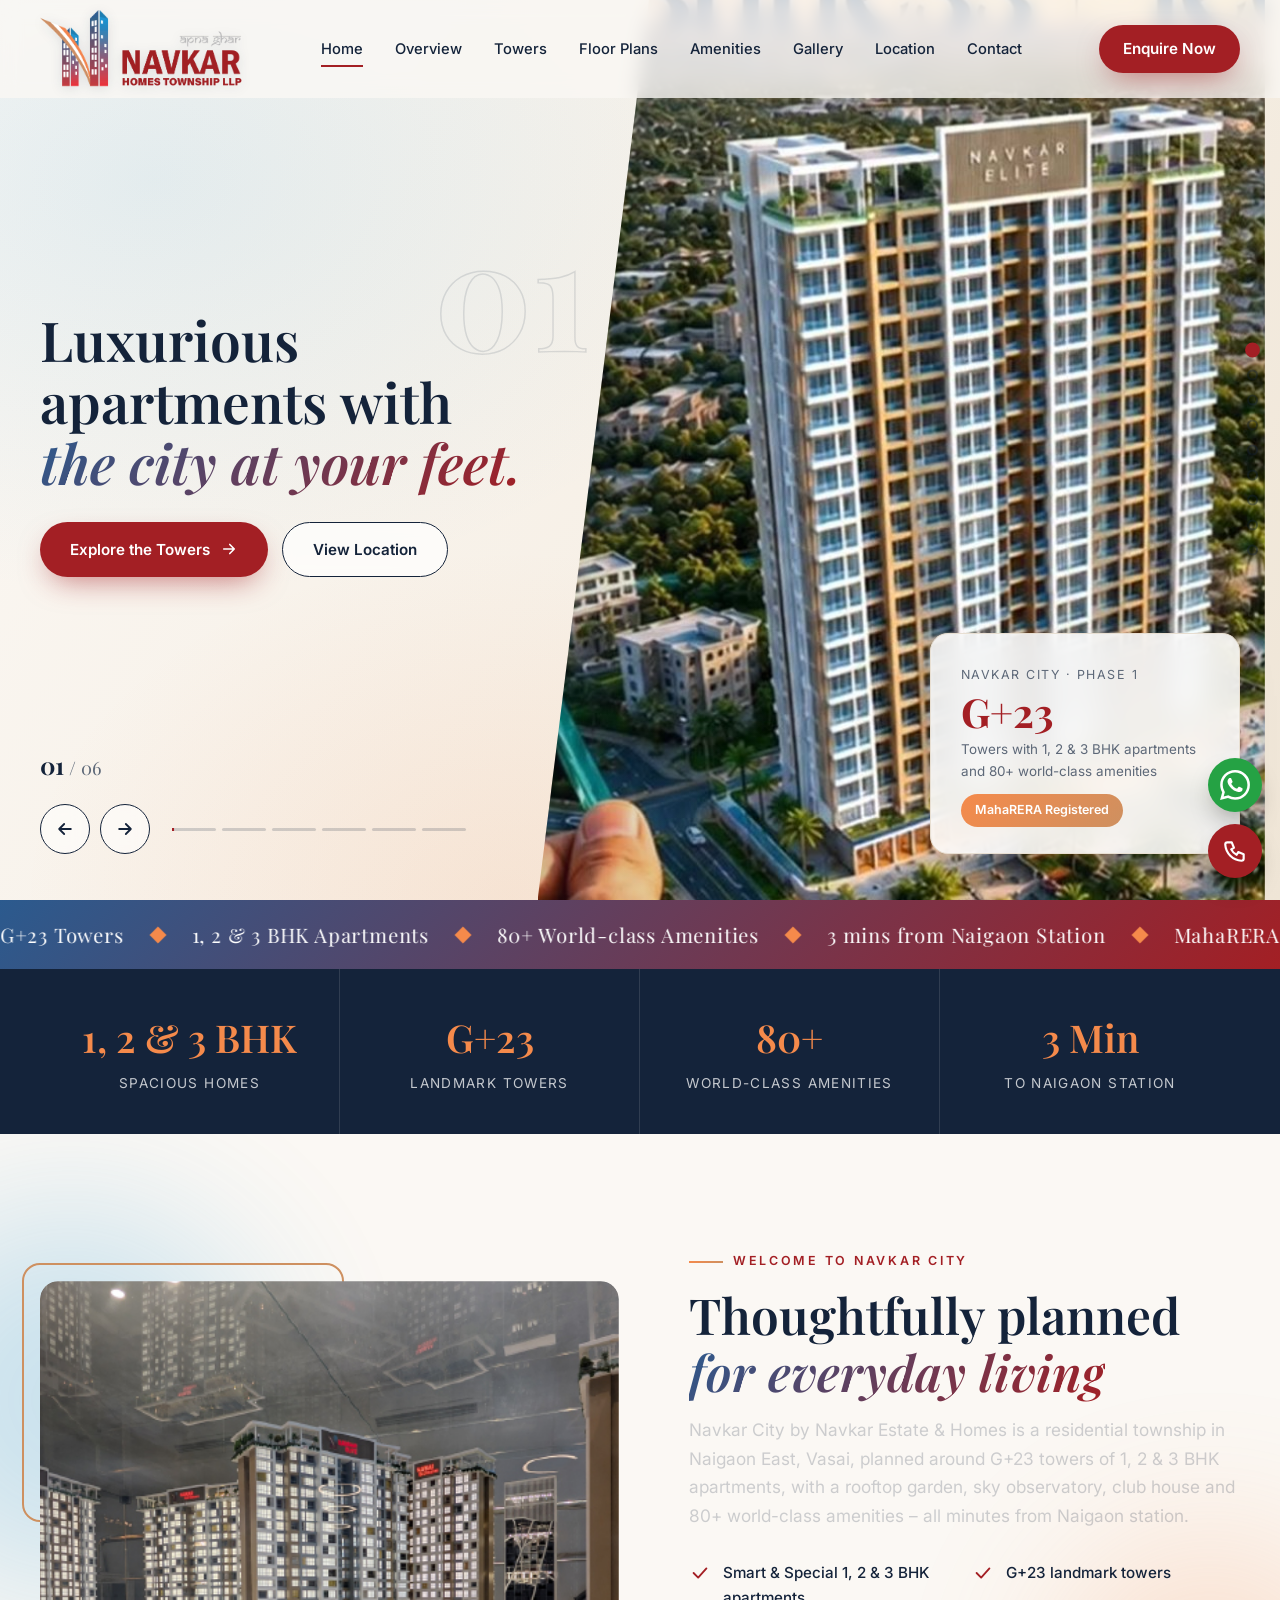
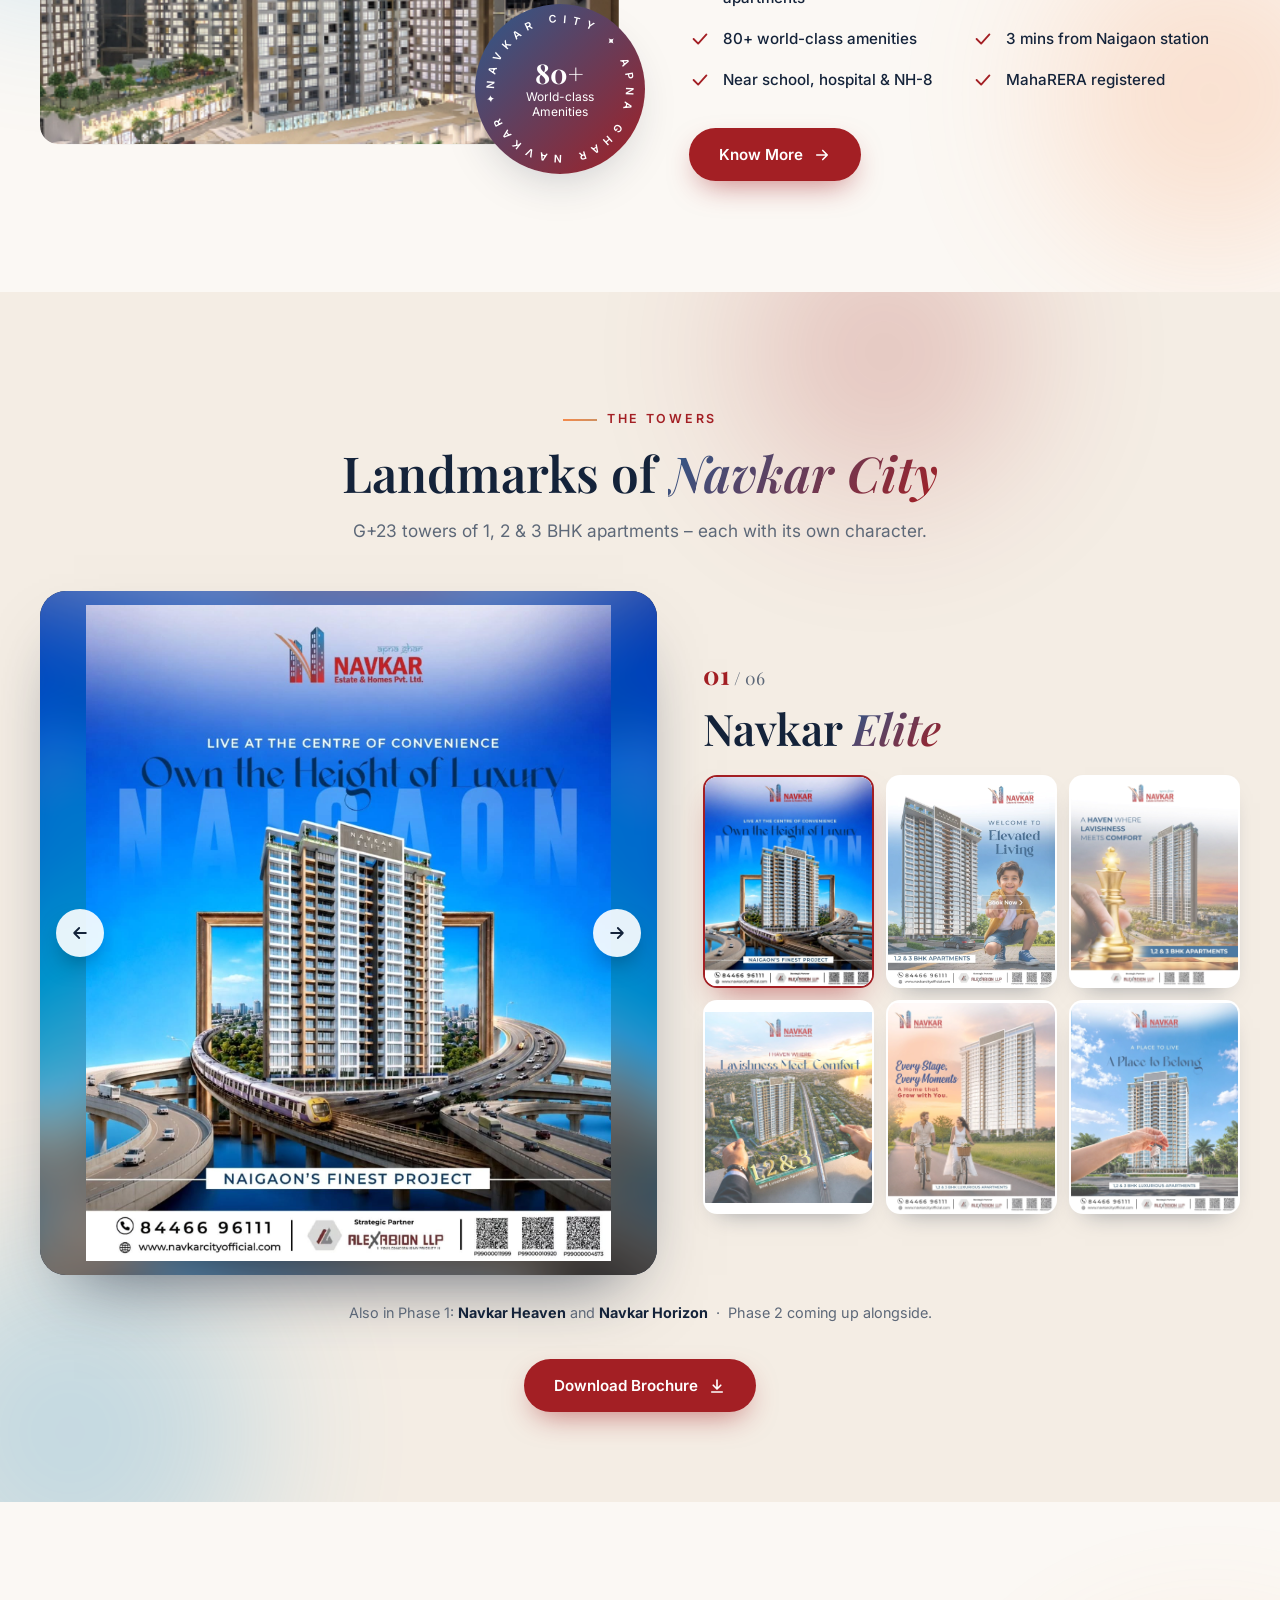
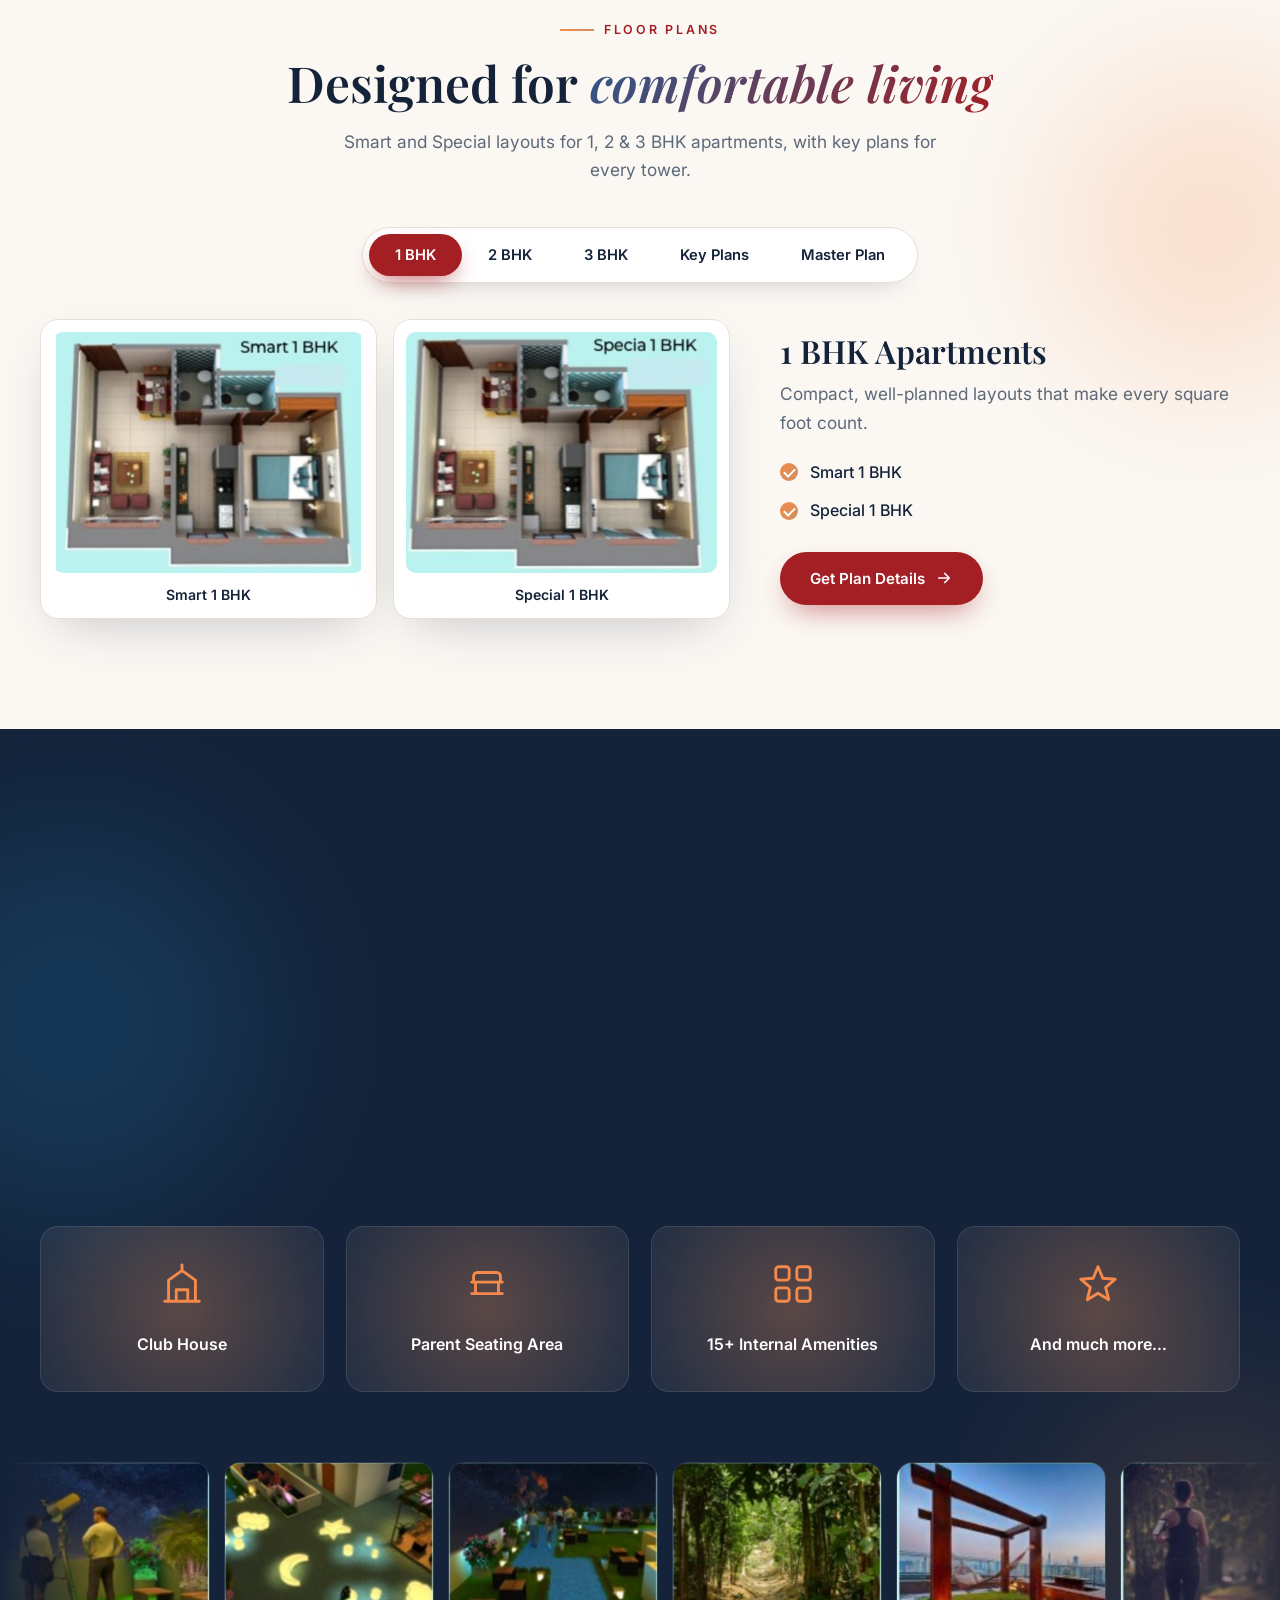
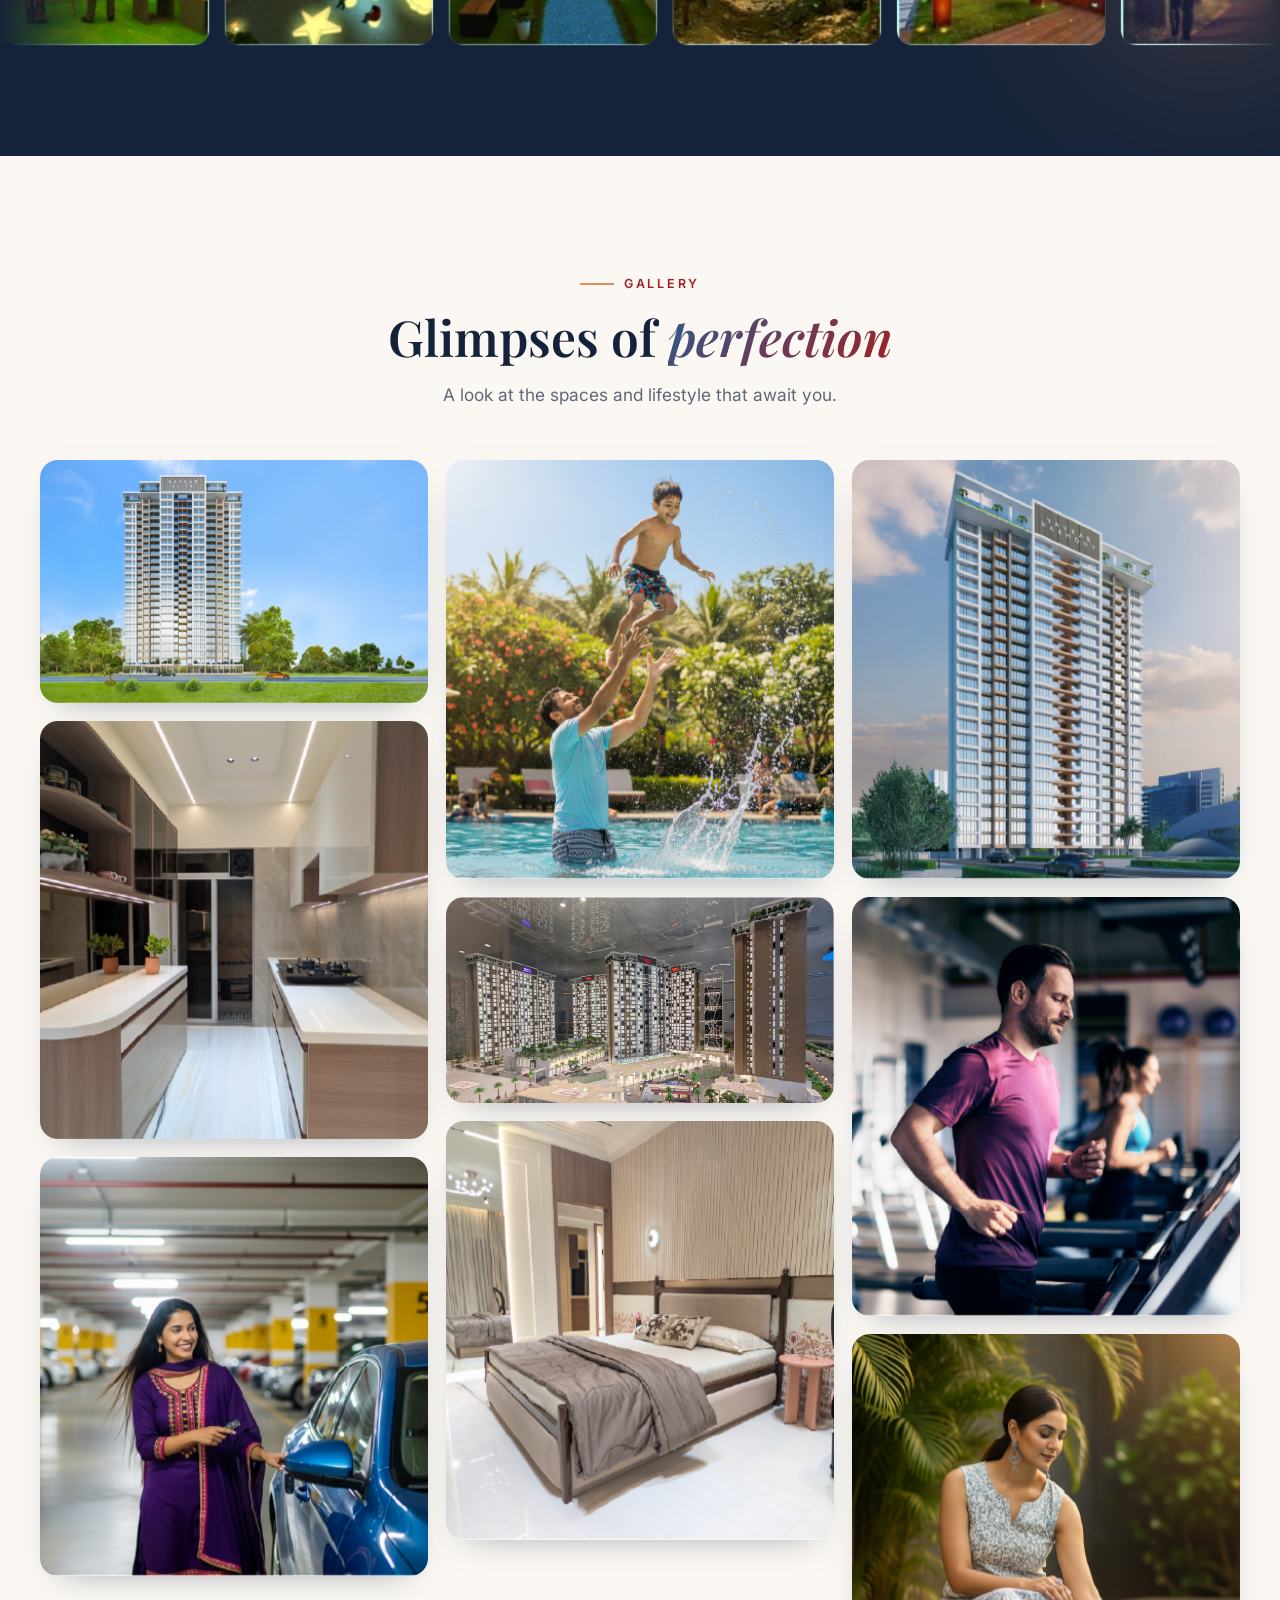
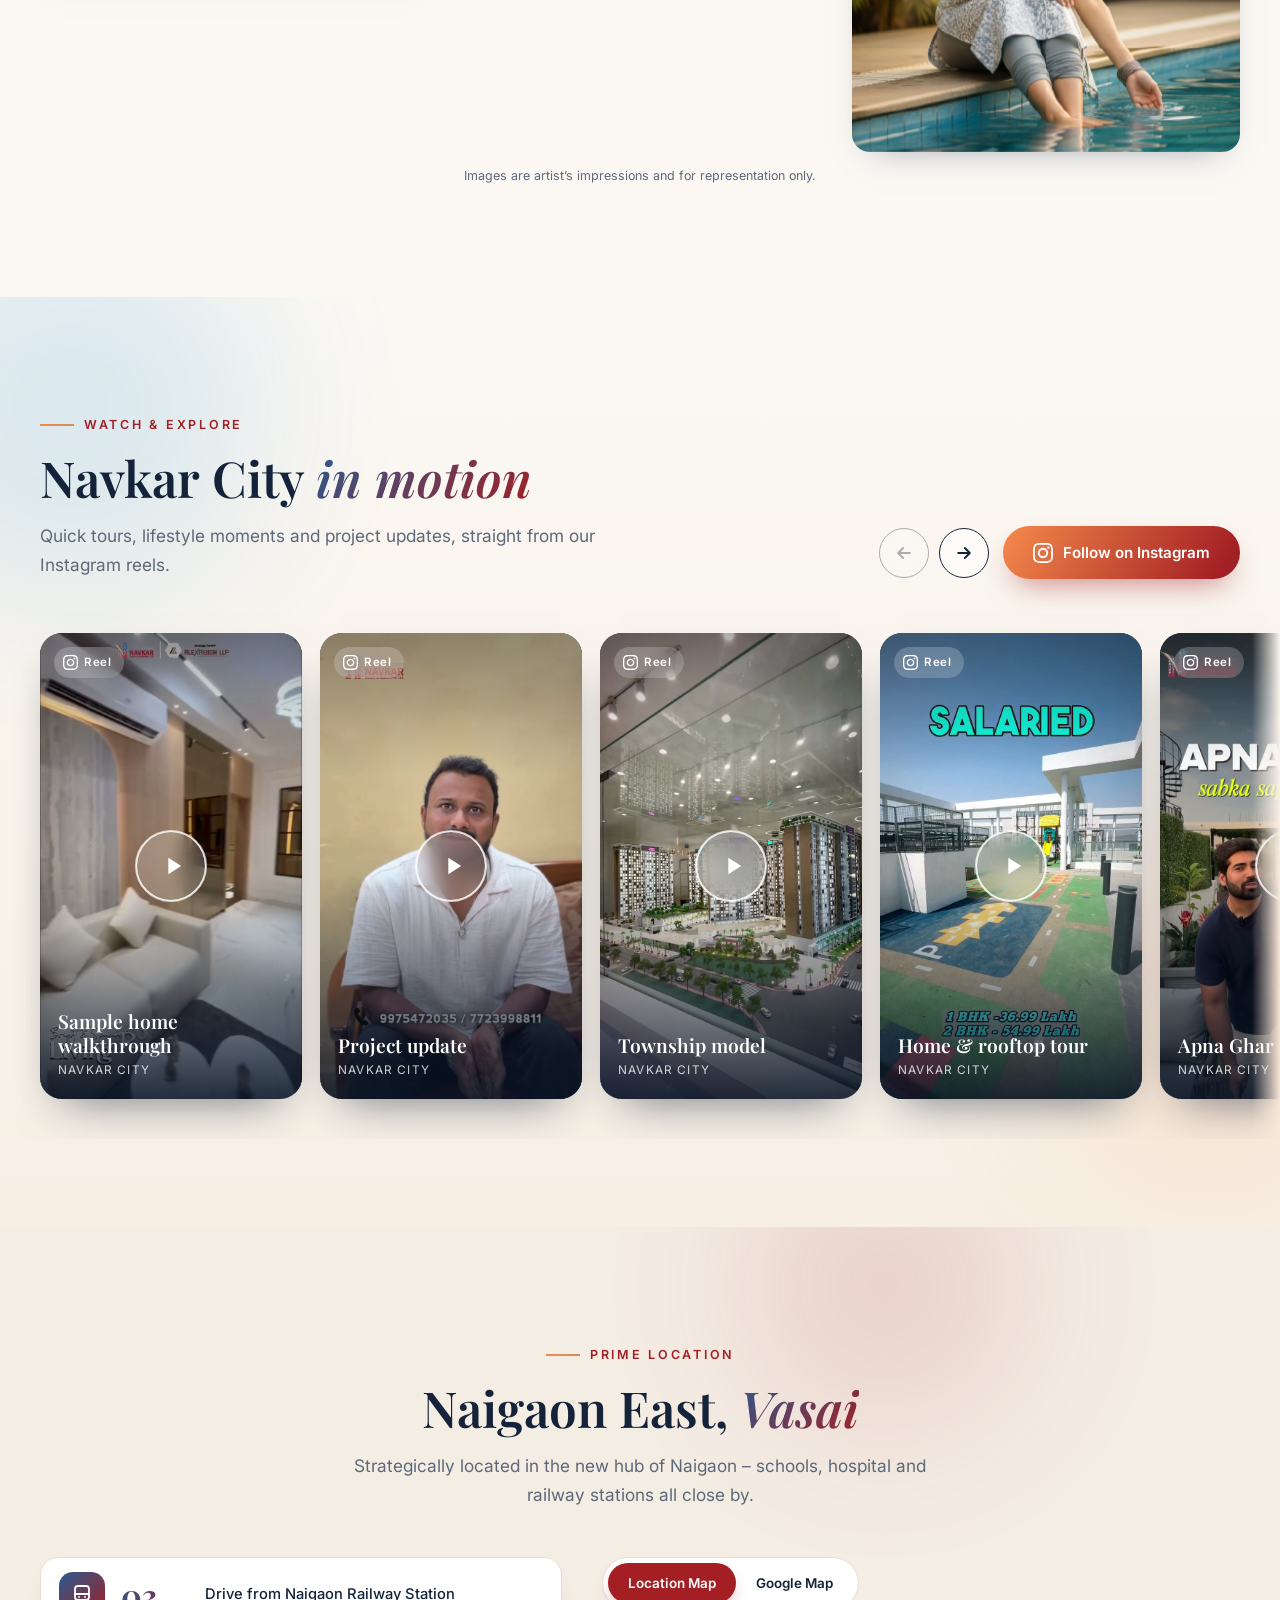
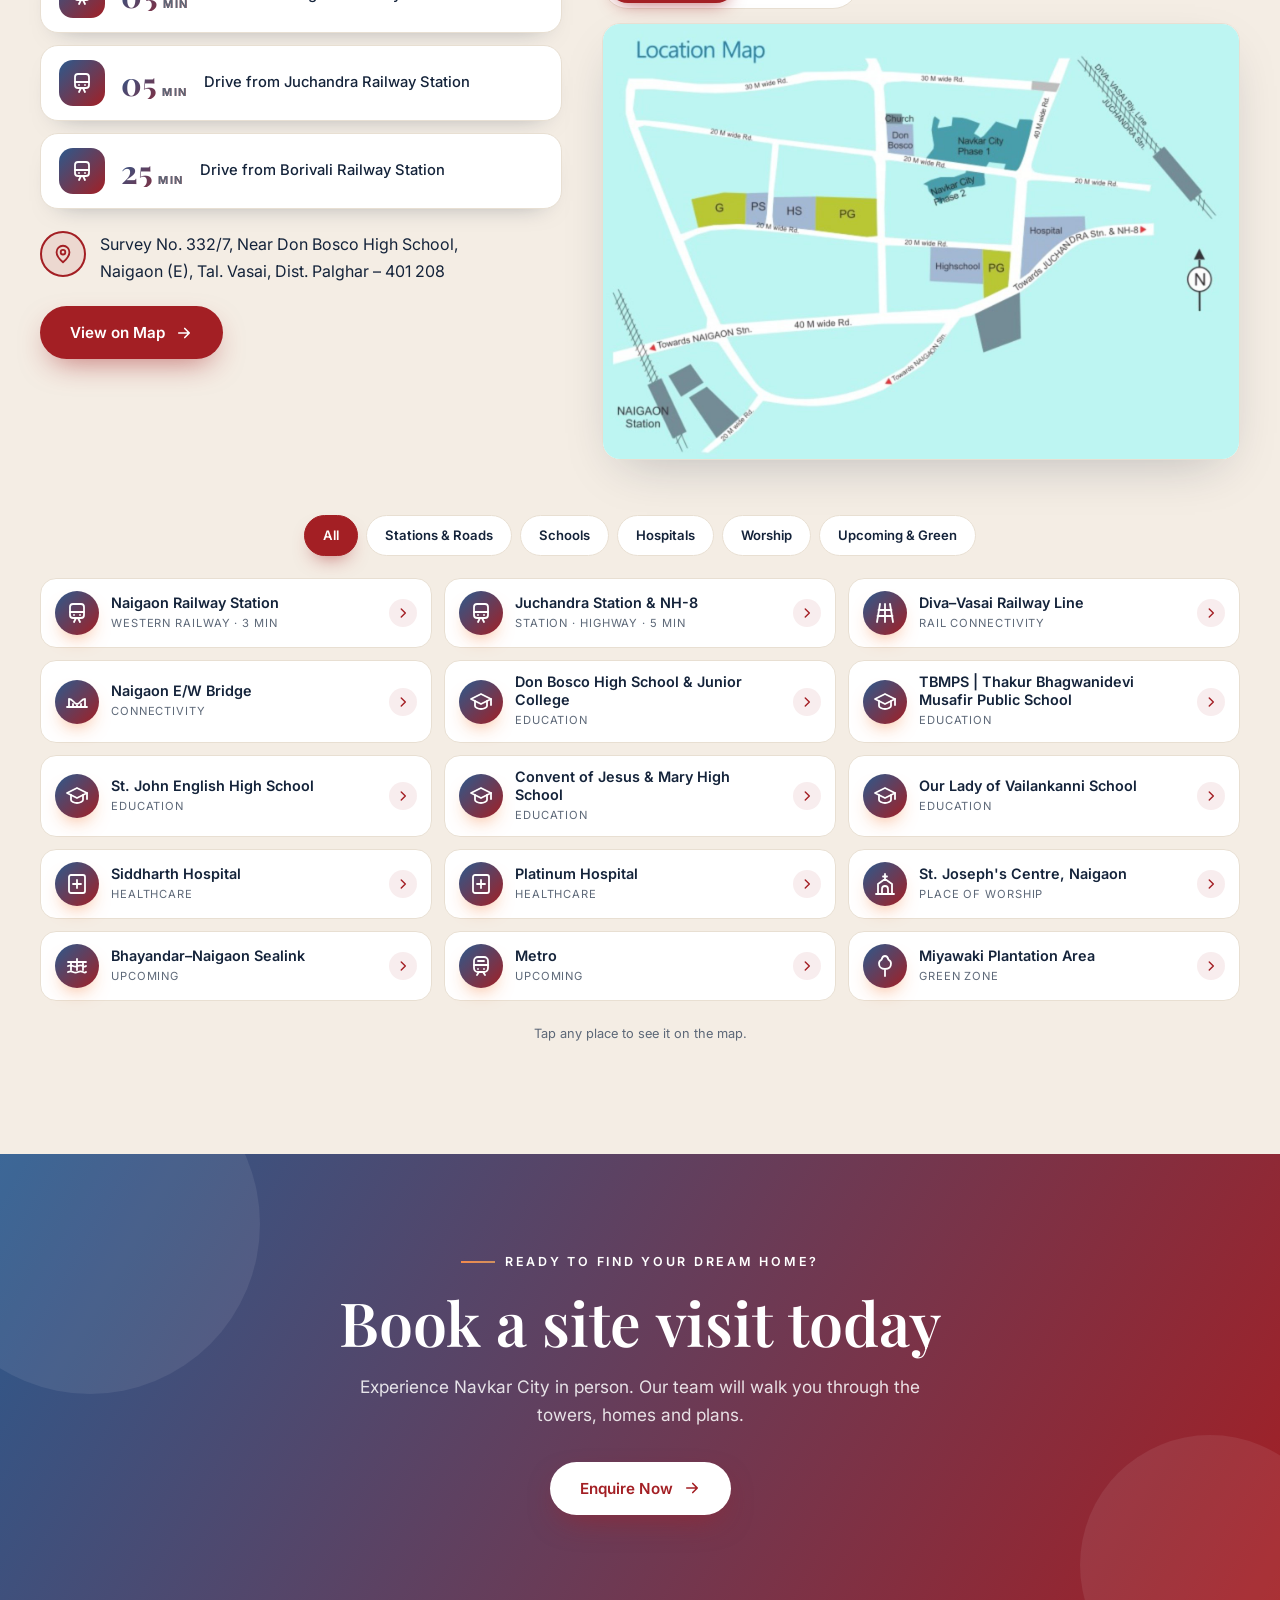
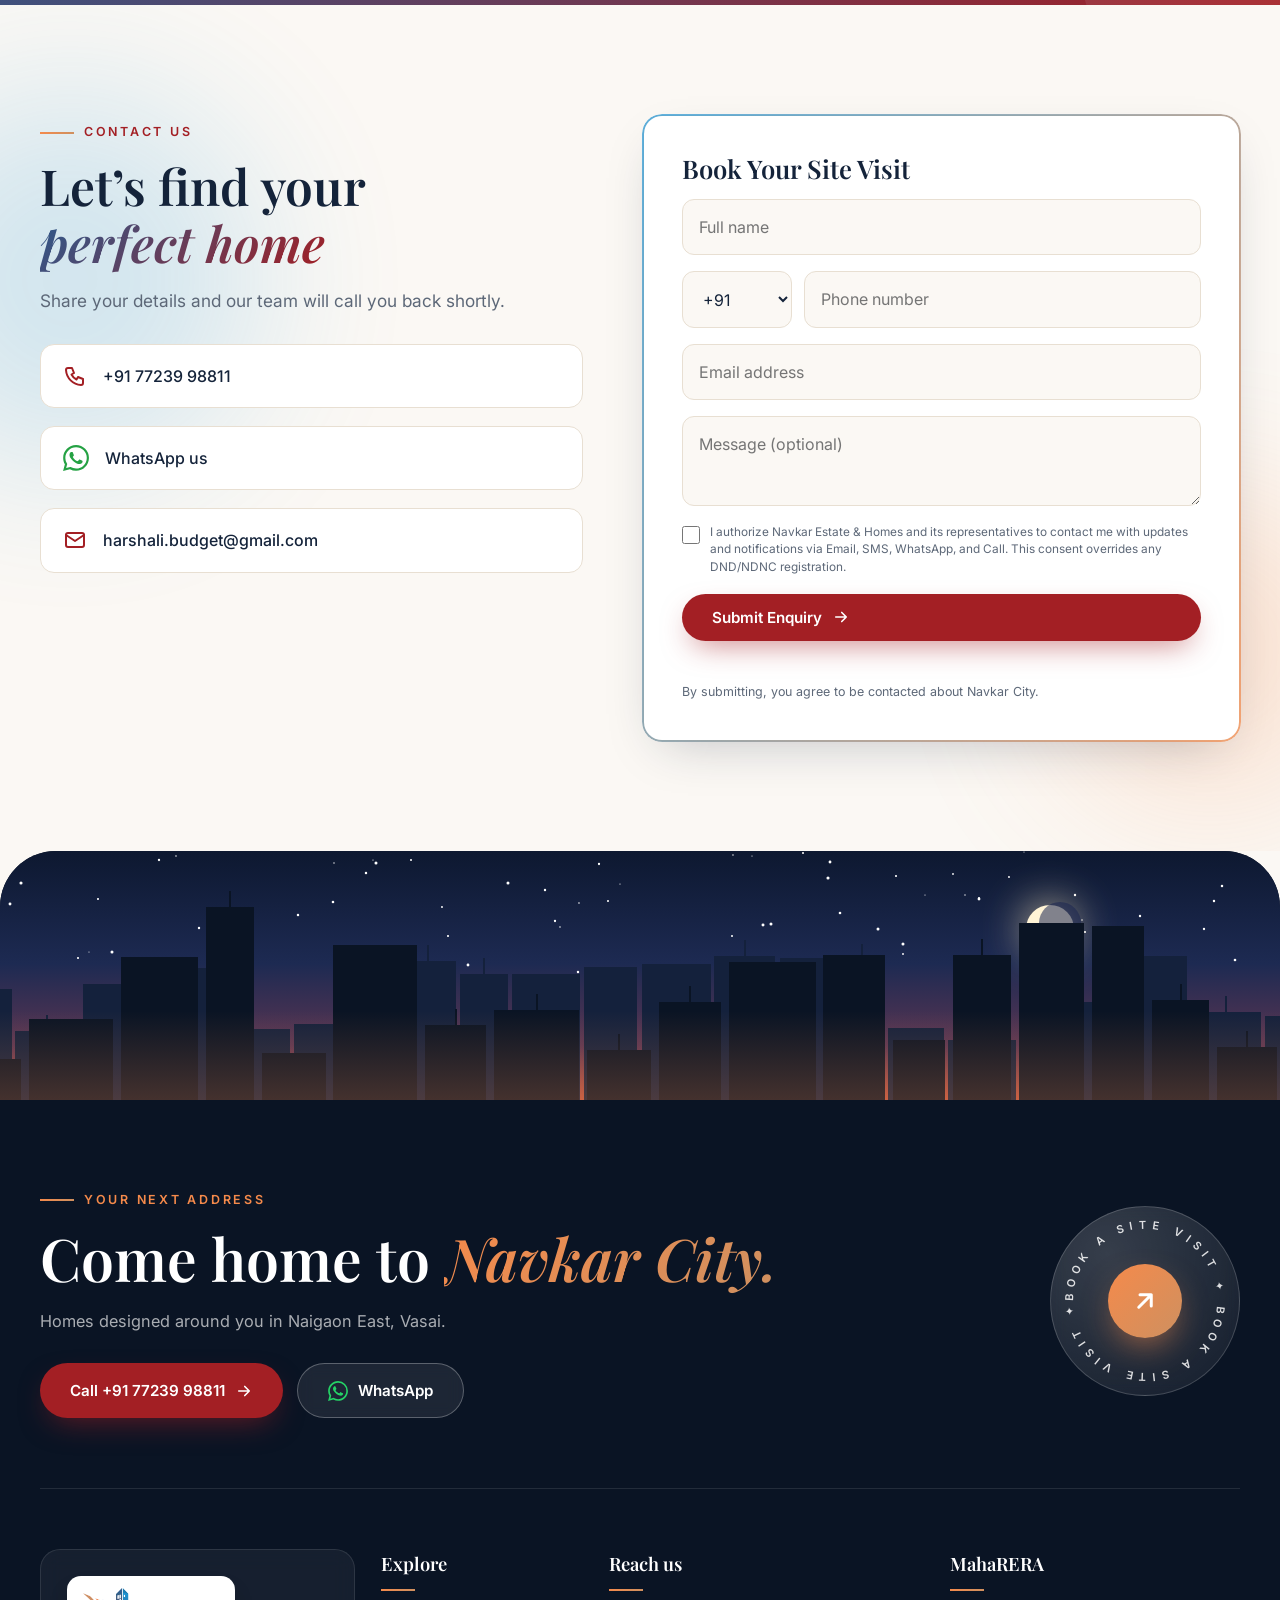
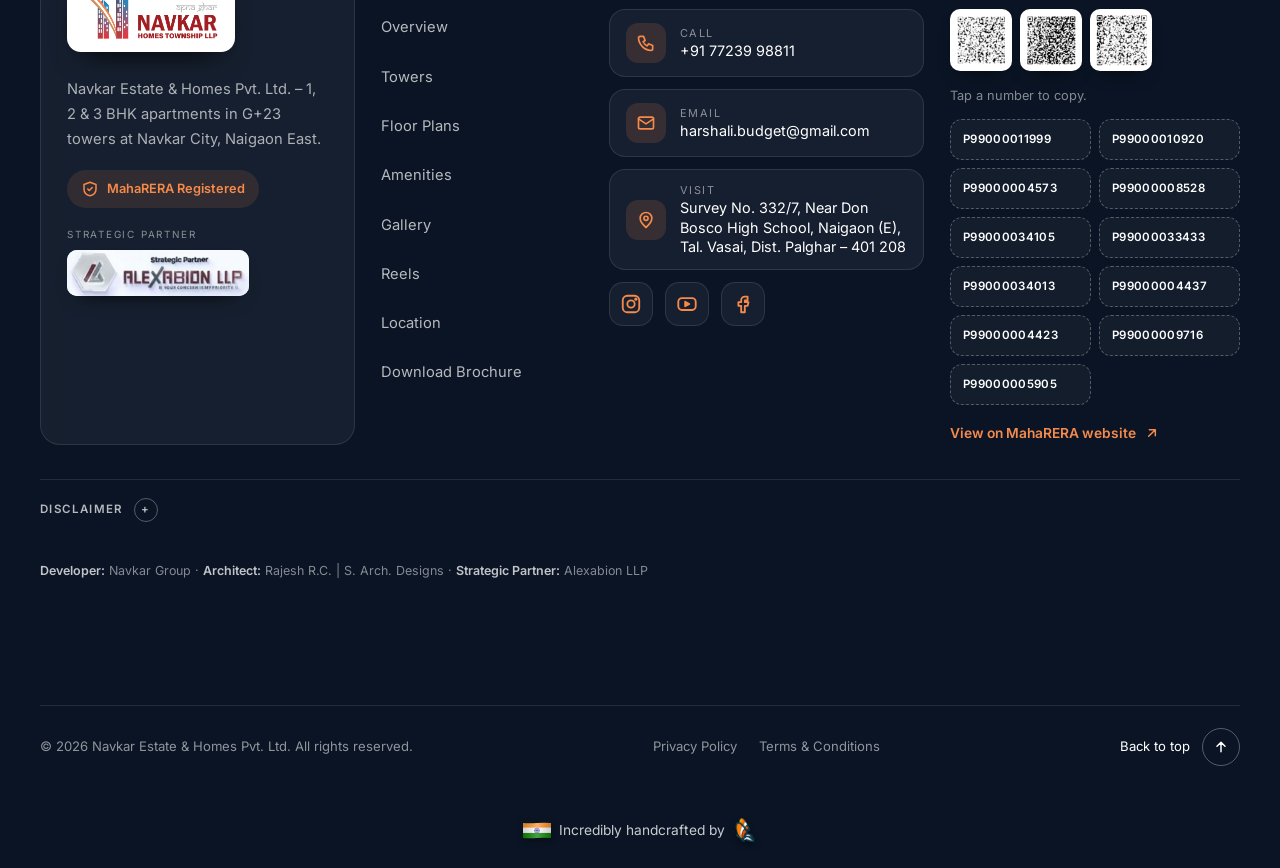
<file: index.html>
<!DOCTYPE html>
<html lang="en">
<head>
<meta charset="UTF-8">
<meta name="viewport" content="width=device-width, initial-scale=1">
<title>Navkar City | 1, 2 &amp; 3 BHK Apartments in Naigaon East, Vasai</title>
<meta name="description" content="Navkar City by Navkar Estate &amp; Homes – G+23 towers with 1, 2 &amp; 3 BHK apartments and 80+ world-class amenities in Naigaon East, Vasai. Just 3 minutes from Naigaon station. MahaRERA registered.">
<meta name="theme-color" content="#fbf8f4">
<meta name="robots" content="index, follow">
<meta property="og:type" content="website">
<meta property="og:site_name" content="Navkar City">
<meta property="og:title" content="Navkar City | 1, 2 &amp; 3 BHK Apartments in Naigaon East, Vasai">
<meta property="og:description" content="G+23 towers, 1, 2 &amp; 3 BHK apartments and 80+ amenities, 3 minutes from Naigaon station. MahaRERA registered.">
<meta property="og:image" content="assets/images/hero/h1.jpg">
<meta name="twitter:card" content="summary_large_image">
<script type="application/ld+json">{"@context":"https://schema.org","@type":"ApartmentComplex","name":"Navkar City","description":"G+23 towers with 1, 2 and 3 BHK apartments and 80+ amenities in Naigaon East, Vasai.","telephone":"+917723998811","address":{"@type":"PostalAddress","streetAddress":"Survey No. 332/7, Near Don Bosco High School, Naigaon (E), Tal. Vasai","addressLocality":"Naigaon East, Vasai","addressRegion":"Dist. Palghar, Maharashtra","postalCode":"401208","addressCountry":"IN"},"brand":{"@type":"Organization","name":"Navkar Estate & Homes"}}</script>
<script src="assets/js/track.js?v=20261011a" async></script>
<link rel="icon" href="assets/logo/logo.png">
<link rel="preconnect" href="https://fonts.googleapis.com">
<link rel="preconnect" href="https://fonts.gstatic.com" crossorigin>
<link href="https://fonts.googleapis.com/css2?family=Inter:wght@400;500;600&amp;family=Playfair+Display:ital,wght@0,500;0,600;0,700;1,500&amp;display=swap" rel="stylesheet">
<link rel="stylesheet" href="assets/css/site.css?v=20261011d">
<link rel="stylesheet" href="assets/css/fx.css?v=20261011d">
<link rel="stylesheet" href="assets/css/footer.css?v=20261019a">
<link rel="stylesheet" href="assets/css/slider.css?v=20261011d">
<link rel="stylesheet" href="assets/css/reels.css?v=20261011e">
<link rel="stylesheet" href="assets/css/brochure.css?v=20261011d">
<link rel="stylesheet" href="assets/css/lead.css?v=20261011r">
<link rel="stylesheet" href="assets/css/places.css?v=20261011d">
</head>
<body>

<div id="pre"><img src="assets/logo/logo.png" alt="Navkar"><div class="bar-w"><i></i></div></div>
<div class="progress"><i></i></div>

<nav class="dots" aria-label="Sections"></nav>

<header>
  <div class="wrap nav">
    <a href="#home" class="logo"><img src="assets/logo/logo.png" alt="Navkar Homes Township LLP"></a>
    <nav class="menu">
      <a href="#home">Home</a>
      <a href="#overview">Overview</a>
      <a href="#towers">Towers</a>
      <a href="#plans">Floor Plans</a>
      <a href="#amenities">Amenities</a>
      <a href="#gallery">Gallery</a>
      <a href="#location">Location</a>
      <a href="#contact">Contact</a>
    </nav>
    <a href="#contact" class="btn btn-primary">Enquire Now</a>
    <button class="burger" aria-label="Menu"><span></span><span></span><span></span></button>
  </div>
</header>

<!-- HERO -->
<section class="hero" id="home" data-dot="Home" aria-roledescription="carousel" aria-label="Navkar City highlights">
  <div class="sl-track">

    <article class="sl" data-label="Aerial view">
      <div class="sl-media"><img src="assets/images/hero/h6.jpg?v=20261011a" alt="Aerial view of the Navkar Elite tower in Naigaon East" style="object-position:50% 40%"></div>
      <div class="wrap sl-copy"><div class="sl-in">
        <span class="sl-no">01</span>
        <h1 class="sl-h">Luxurious apartments with <em>the city at your feet.</em></h1>
        <div class="sl-chips"><span>G+23 Towers</span><span>1, 2 &amp; 3 BHK</span><span>80+ Amenities</span><span>MahaRERA</span></div>
        <div class="sl-cta">
          <a href="#towers" class="btn btn-primary"><span>Explore the Towers</span><svg viewBox="0 0 24 24"><path d="M5 12h14M13 6l6 6-6 6"/></svg></a>
          <a href="#location" class="btn btn-ghost">View Location</a>
        </div>
      </div></div>
    </article>

    <article class="sl" data-label="Tower elevation">
      <div class="sl-media"><img src="assets/images/hero/h1.jpg" alt="Navkar City tower elevation" fetchpriority="high"></div>
      <div class="wrap sl-copy"><div class="sl-in">
        <span class="sl-no">02</span>
        <h2 class="sl-h">A landmark address in <em>Naigaon East.</em></h2>
        <div class="sl-chips"><span>G+23 Towers</span><span>1, 2 &amp; 3 BHK</span><span>80+ Amenities</span><span>MahaRERA</span></div>
        <div class="sl-cta">
          <a href="#contact" class="btn btn-primary"><span>Book a Site Visit</span><svg viewBox="0 0 24 24"><path d="M5 12h14M13 6l6 6-6 6"/></svg></a>
          <a href="#brochure" data-brochure class="btn btn-ghost">Download Brochure</a>
        </div>
      </div></div>
    </article>


    <article class="sl" data-label="Twilight view">
      <div class="sl-media"><img src="assets/images/hero/h2.jpg" alt="Navkar City tower at twilight"></div>
      <div class="wrap sl-copy"><div class="sl-in">
        <span class="sl-no">03</span>
        <h2 class="sl-h">Where everyday living <em>feels premium.</em></h2>
        <div class="sl-chips"><span>G+23 Towers</span><span>1, 2 &amp; 3 BHK</span><span>80+ Amenities</span><span>MahaRERA</span></div>
        <div class="sl-cta">
          <a href="#towers" class="btn btn-primary"><span>Explore the Towers</span><svg viewBox="0 0 24 24"><path d="M5 12h14M13 6l6 6-6 6"/></svg></a>
          <a href="#gallery" class="btn btn-ghost">View Gallery</a>
        </div>
      </div></div>
    </article>

    <article class="sl" data-label="Amenities">
      <div class="sl-media"><img src="assets/images/hero/h3.jpg" alt="Relaxing by the pool"></div>
      <div class="wrap sl-copy"><div class="sl-in">
        <span class="sl-no">04</span>
        <h2 class="sl-h">80+ world-class amenities, <em>right at home.</em></h2>
        <div class="sl-chips"><span>G+23 Towers</span><span>1, 2 &amp; 3 BHK</span><span>80+ Amenities</span><span>MahaRERA</span></div>
        <div class="sl-cta">
          <a href="#amenities" class="btn btn-primary"><span>See Amenities</span><svg viewBox="0 0 24 24"><path d="M5 12h14M13 6l6 6-6 6"/></svg></a>
          <a href="#contact" class="btn btn-ghost">Enquire Now</a>
        </div>
      </div></div>
    </article>

    <article class="sl" data-label="Family living">
      <div class="sl-media"><img src="assets/images/hero/h4.jpg" alt="Couple at home" style="object-position:50% 40%"></div>
      <div class="wrap sl-copy"><div class="sl-in">
        <span class="sl-no">05</span>
        <h2 class="sl-h">Crafted for families, lasting <em>premium for generations.</em></h2>
        <div class="sl-chips"><span>G+23 Towers</span><span>1, 2 &amp; 3 BHK</span><span>80+ Amenities</span><span>MahaRERA</span></div>
        <div class="sl-cta">
          <a href="#plans" class="btn btn-primary"><span>View Floor Plans</span><svg viewBox="0 0 24 24"><path d="M5 12h14M13 6l6 6-6 6"/></svg></a>
          <a href="#brochure" data-brochure class="btn btn-ghost">Download Brochure</a>
        </div>
      </div></div>
    </article>

    <article class="sl" data-label="Grand entrance">
      <div class="sl-media"><img src="assets/images/hero/h5.jpg" alt="Navkar City entrance landmark" style="object-position:50% 60%"></div>
      <div class="wrap sl-copy"><div class="sl-in">
        <span class="sl-no">06</span>
        <h2 class="sl-h">A grand welcome to <em>Navkar City.</em></h2>
        <div class="sl-chips"><span>G+23 Towers</span><span>1, 2 &amp; 3 BHK</span><span>80+ Amenities</span><span>MahaRERA</span></div>
        <div class="sl-cta">
          <a href="#contact" class="btn btn-primary"><span>Book a Site Visit</span><svg viewBox="0 0 24 24"><path d="M5 12h14M13 6l6 6-6 6"/></svg></a>
          <a href="#location" class="btn btn-ghost">View Location</a>
        </div>
      </div></div>
    </article>

  </div>

  <div class="sl-ui">
    <div class="sl-meta"><span class="sl-cnt"></span></div>
    <div class="sl-row">
    <div class="sl-arrows">
      <button type="button" class="sl-arr sl-prev" aria-label="Previous slide"><svg viewBox="0 0 24 24"><path d="M19 12H5M11 6l-6 6 6 6"/></svg></button>
      <button type="button" class="sl-arr sl-next" aria-label="Next slide"><svg viewBox="0 0 24 24"><path d="M5 12h14M13 6l6 6-6 6"/></svg></button>
    </div>
    <div class="sl-bars"></div>
    </div>
  </div>

  <aside class="offer-card" data-tilt="10">
    <small>Navkar City · Phase 1</small>
    <div class="price">G+23</div>
    <p>Towers with 1, 2 &amp; 3 BHK apartments and 80+ world-class amenities</p>
    <span class="tag">MahaRERA Registered</span>
  </aside>
</section>

<!-- RIBBON -->
<div class="marq" aria-hidden="true">
  <div class="marq-t">
    <span>G+23 Towers</span><span>1, 2 &amp; 3 BHK Apartments</span><span>80+ World-class Amenities</span><span>3 mins from Naigaon Station</span><span>MahaRERA Registered</span>
    <span>G+23 Towers</span><span>1, 2 &amp; 3 BHK Apartments</span><span>80+ World-class Amenities</span><span>3 mins from Naigaon Station</span><span>MahaRERA Registered</span>
  </div>
</div>

<!-- STATS -->
<div class="stats">
  <div class="wrap stats-grid">
    <div class="stat rv"><b>1, 2 &amp; 3 BHK</b><span>Spacious Homes</span></div>
    <div class="stat rv d1"><b>G+23</b><span>Landmark Towers</span></div>
    <div class="stat rv d2"><b data-count="80" data-suffix="+">80+</b><span>World-class Amenities</span></div>
    <div class="stat rv d3"><b data-count="3" data-suffix=" Min">3 Min</b><span>To Naigaon Station</span></div>
  </div>
</div>

<!-- OVERVIEW -->
<section id="overview" data-dot="Overview">
  <div class="blob a"></div><div class="blob b"></div>
  <div class="wrap split">
    <div class="img-stack rv l">
      <div class="frame"><img data-par=".08" src="assets/images/g7.jpg" alt="Navkar City township model"></div>
      <div class="badge">
        <svg class="ring" viewBox="0 0 200 200" aria-hidden="true"><defs><path id="circ" d="M100,100 m-78,0 a78,78 0 1,1 156,0 a78,78 0 1,1 -156,0"/></defs><text><textPath href="#circ" textLength="486" lengthAdjust="spacing">Navkar City ✦ Apna Ghar Navkar ✦</textPath></text></svg>
        <div class="bc"><b>80+</b>World-class<br>Amenities</div>
      </div>
    </div>
    <div class="rv r">
      <span class="eyebrow">Welcome to Navkar City</span>
      <h2 data-split>Thoughtfully planned <em>for everyday living</em></h2>
      <p class="lead scrub">Navkar City by Navkar Estate &amp; Homes is a residential township in Naigaon East, Vasai, planned around G+23 towers of 1, 2 &amp; 3 BHK apartments, with a rooftop garden, sky observatory, club house and 80+ world-class amenities – all minutes from Naigaon station.</p>
      <ul class="points">
        <li><svg viewBox="0 0 24 24"><path d="M5 12l5 5 9-10"/></svg>Smart &amp; Special 1, 2 &amp; 3 BHK apartments</li>
        <li><svg viewBox="0 0 24 24"><path d="M5 12l5 5 9-10"/></svg>G+23 landmark towers</li>
        <li><svg viewBox="0 0 24 24"><path d="M5 12l5 5 9-10"/></svg>80+ world-class amenities</li>
        <li><svg viewBox="0 0 24 24"><path d="M5 12l5 5 9-10"/></svg>3 mins from Naigaon station</li>
        <li><svg viewBox="0 0 24 24"><path d="M5 12l5 5 9-10"/></svg>Near school, hospital &amp; NH-8</li>
        <li><svg viewBox="0 0 24 24"><path d="M5 12l5 5 9-10"/></svg>MahaRERA registered</li>
      </ul>
      <a href="#contact" class="btn btn-primary"><span>Know More</span><svg viewBox="0 0 24 24"><path d="M5 12h14M13 6l6 6-6 6"/></svg></a>
    </div>
  </div>
</section>

<!-- TOWERS -->
<section class="towers" id="towers" data-dot="Towers">
  <div class="blob c"></div><div class="blob a" style="top:auto;bottom:-120px"></div>
  <div class="wrap">
    <div class="center rv">
      <span class="eyebrow">The Towers</span>
      <h2 data-split>Landmarks of <em>Navkar City</em></h2>
      <p class="lead">G+23 towers of 1, 2 &amp; 3 BHK apartments – each with its own character.</p>
    </div>
  </div>
  <div class="wrap tw-show rv" id="twShow">
    <div class="tw-stage">
      <div class="tw-bg"></div>
      <img class="tw-img" src="assets/images/towers/p-height.jpg" alt="Navkar Elite">
      <button type="button" class="tw-arr tw-prev2" aria-label="Previous"><svg viewBox="0 0 24 24"><path d="M19 12H5M11 6l-6 6 6 6"/></svg></button>
      <button type="button" class="tw-arr tw-next2" aria-label="Next"><svg viewBox="0 0 24 24"><path d="M5 12h14M13 6l6 6-6 6"/></svg></button>
      <span class="tw-zoomhint"><svg viewBox="0 0 24 24"><circle cx="11" cy="11" r="6"/><path d="M20 20l-4-4M11 8v6M8 11h6"/></svg>Tap to zoom</span>
    </div>
    <div class="tw-side">
      <span class="tw-count"><b>01</b> / 06</span>
      <h3 class="tw-title">Navkar <em>Elite</em></h3>
      <div class="tw-thumbs" role="tablist">
        <button type="button" class="tw-th on" data-src="assets/images/towers/p-height.jpg" data-name="Navkar <em>Elite</em>" data-sub="Own the height of luxury"><img src="assets/images/towers/p-height.jpg" alt="Navkar Elite"></button>
        <button type="button" class="tw-th" data-src="assets/images/towers/p-harmony.jpg" data-name="Navkar <em>Harmony</em>" data-sub="Welcome to elevated living"><img src="assets/images/towers/p-harmony.jpg" alt="Navkar Harmony"></button>
        <button type="button" class="tw-th" data-src="assets/images/towers/p-haven.jpg" data-name="Navkar <em>Elite</em>" data-sub="A haven where lavishness meets comfort"><img src="assets/images/towers/p-haven.jpg" alt="Navkar Elite at sunset"></button>
        <button type="button" class="tw-th" data-src="assets/images/towers/p-aerial.jpg" data-name="Navkar <em>Elite</em>" data-sub="Luxurious 1, 2 &amp; 3 BHK apartments"><img src="assets/images/towers/p-aerial.jpg" alt="Navkar Elite aerial view"></button>
        <button type="button" class="tw-th" data-src="assets/images/towers/p-grows.jpg" data-name="Navkar <em>City</em>" data-sub="A home that grows with you"><img src="assets/images/towers/p-grows.jpg" alt="A home that grows with you"></button>
        <button type="button" class="tw-th" data-src="assets/images/towers/p-belong.jpg" data-name="Navkar <em>City</em>" data-sub="A place to live, a place to belong"><img src="assets/images/towers/p-belong.jpg" alt="A place to belong"></button>
      </div>
    </div>
    <div class="tw-zoomset" hidden>
      <a data-group="towers" data-zoom="assets/images/towers/p-height.jpg" href="assets/images/towers/p-height.jpg">1</a>
      <a data-group="towers" data-zoom="assets/images/towers/p-harmony.jpg" href="assets/images/towers/p-harmony.jpg">2</a>
      <a data-group="towers" data-zoom="assets/images/towers/p-haven.jpg" href="assets/images/towers/p-haven.jpg">3</a>
      <a data-group="towers" data-zoom="assets/images/towers/p-aerial.jpg" href="assets/images/towers/p-aerial.jpg">4</a>
      <a data-group="towers" data-zoom="assets/images/towers/p-grows.jpg" href="assets/images/towers/p-grows.jpg">5</a>
      <a data-group="towers" data-zoom="assets/images/towers/p-belong.jpg" href="assets/images/towers/p-belong.jpg">6</a>
    </div>
  </div>
  <p class="tw-also wrap rv">Also in Phase 1: <b>Navkar Heaven</b> and <b>Navkar Horizon</b> &nbsp;·&nbsp; Phase 2 coming up alongside.</p>
  <div class="wrap center rv" style="margin-top:34px">
    <a href="#brochure" data-brochure class="btn btn-primary"><span>Download Brochure</span><svg viewBox="0 0 24 24"><path d="M12 4v11M7 11l5 5 5-5M5 20h14"/></svg></a>
  </div>
</section>

<!-- FLOOR PLANS -->
<section id="plans" data-dot="Plans">
  <div class="blob b" style="top:20%;bottom:auto"></div>
  <div class="wrap">
    <div class="center rv">
      <span class="eyebrow">Floor Plans</span>
      <h2 data-split>Designed for <em>comfortable living</em></h2>
      <p class="lead">Smart and Special layouts for 1, 2 &amp; 3 BHK apartments, with key plans for every tower.</p>
    </div>
    <div class="tabs rv" style="margin-top:42px;margin-bottom:36px">
      <span class="tab-ind"></span>
      <button class="tab on" data-t="p1">1 BHK</button>
      <button class="tab" data-t="p2">2 BHK</button>
      <button class="tab" data-t="p5">3 BHK</button>
      <button class="tab" data-t="p3">Key Plans</button>
      <button class="tab" data-t="p4">Master Plan</button>
    </div>

    <div class="panel on" id="p1">
      <div class="plan-set s2">
        <a class="plan-img" data-group="plans" data-zoom="assets/images/brochure/plan-smart-1bhk.jpg" href="assets/images/brochure/plan-smart-1bhk.jpg"><img src="assets/images/brochure/plan-smart-1bhk.jpg" alt="Smart 1 BHK plan"><b>Smart 1 BHK</b></a>
        <a class="plan-img" data-group="plans" data-zoom="assets/images/brochure/plan-special-1bhk.jpg" href="assets/images/brochure/plan-special-1bhk.jpg"><img src="assets/images/brochure/plan-special-1bhk.jpg" alt="Special 1 BHK plan"><b>Special 1 BHK</b></a>
      </div>
      <div><h3>1 BHK Apartments</h3><p class="lead">Compact, well-planned layouts that make every square foot count.</p>
        <ul><li>Smart 1 BHK</li><li>Special 1 BHK</li></ul>
        <a href="#contact" class="btn btn-primary"><span>Get Plan Details</span><svg viewBox="0 0 24 24"><path d="M5 12h14M13 6l6 6-6 6"/></svg></a></div>
    </div>
    <div class="panel" id="p2">
      <div class="plan-set s2">
        <a class="plan-img" data-group="plans" data-zoom="assets/images/brochure/plan-smart-2bhk.jpg" href="assets/images/brochure/plan-smart-2bhk.jpg"><img src="assets/images/brochure/plan-smart-2bhk.jpg" alt="Smart 2 BHK plan"><b>Smart 2 BHK</b></a>
        <a class="plan-img" data-group="plans" data-zoom="assets/images/brochure/plan-special-2bhk.jpg" href="assets/images/brochure/plan-special-2bhk.jpg"><img src="assets/images/brochure/plan-special-2bhk.jpg" alt="Special 2 BHK plan"><b>Special 2 BHK</b></a>
      </div>
      <div><h3>2 BHK Apartments</h3><p class="lead">Spacious layouts for growing families, with room to breathe.</p>
        <ul><li>Smart 2 BHK</li><li>Special 2 BHK</li></ul>
        <a href="#contact" class="btn btn-primary"><span>Get Plan Details</span><svg viewBox="0 0 24 24"><path d="M5 12h14M13 6l6 6-6 6"/></svg></a></div>
    </div>
    <div class="panel" id="p5">
      <div class="plan-set s1">
        <a class="plan-img" data-group="plans" data-zoom="assets/images/brochure/plan-smart-3bhk.jpg" href="assets/images/brochure/plan-smart-3bhk.jpg"><img src="assets/images/brochure/plan-smart-3bhk.jpg" alt="Smart 3 BHK plan"><b>Smart 3 BHK</b></a>
      </div>
      <div><h3>3 BHK Apartments</h3><p class="lead">Generous three-bedroom living for larger families, with a spacious living and dining area.</p>
        <ul><li>Smart 3 BHK</li><li>Three bedrooms, living &amp; dining</li></ul>
        <a href="#contact" class="btn btn-primary"><span>Get Plan Details</span><svg viewBox="0 0 24 24"><path d="M5 12h14M13 6l6 6-6 6"/></svg></a></div>
    </div>    <div class="panel" id="p3">
      <div class="plan-set s3">
        <a class="plan-img" data-group="plans" data-zoom="assets/images/brochure/key-majestic.jpg" href="assets/images/brochure/key-majestic.jpg"><img src="assets/images/brochure/key-majestic.jpg" alt="Navkar Majestic key plan"><b>Majestic</b></a>
        <a class="plan-img" data-group="plans" data-zoom="assets/images/brochure/key-blossom.jpg" href="assets/images/brochure/key-blossom.jpg"><img src="assets/images/brochure/key-blossom.jpg" alt="Navkar Blossom key plan"><b>Blossom</b></a>
        <a class="plan-img" data-group="plans" data-zoom="assets/images/brochure/key-harmony.jpg" href="assets/images/brochure/key-harmony.jpg"><img src="assets/images/brochure/key-harmony.jpg" alt="Navkar Harmony key plan"><b>Harmony</b></a>
        <a class="plan-img" data-group="plans" data-zoom="assets/images/brochure/key-elite.jpg" href="assets/images/brochure/key-elite.jpg"><img src="assets/images/brochure/key-elite.jpg" alt="Navkar Elite key plan"><b>Elite</b></a>
        <a class="plan-img" data-group="plans" data-zoom="assets/images/brochure/key-empire-h1.jpg" href="assets/images/brochure/key-empire-h1.jpg"><img src="assets/images/brochure/key-empire-h1.jpg" alt="Navkar Empire H1 key plan"><b>Empire · H1</b></a>
        <a class="plan-img" data-group="plans" data-zoom="assets/images/brochure/key-empire-h2h3.jpg" href="assets/images/brochure/key-empire-h2h3.jpg"><img src="assets/images/brochure/key-empire-h2h3.jpg" alt="Navkar Empire H2 and H3 key plans"><b>Empire · H2 &amp; H3</b></a>
      </div>
      <div><h3>Tower Key Plans</h3><p class="lead">See how homes are arranged on a typical floor of each tower.</p>
        <ul><li>Majestic, Blossom, Harmony, Elite</li><li>Empire – H1, H2 &amp; H3</li></ul>
        <a href="#brochure" data-brochure class="btn btn-primary"><span>Download Brochure</span><svg viewBox="0 0 24 24"><path d="M12 4v11M7 11l5 5 5-5M5 20h14"/></svg></a></div>
    </div>
    <div class="panel" id="p4">
      <div class="plan-set s2 wide">
        <a class="plan-img" data-group="plans" data-zoom="assets/images/brochure/master-plan.jpg" href="assets/images/brochure/master-plan.jpg"><img src="assets/images/brochure/master-plan.jpg" alt="Navkar City master plan, Phase 1 and Phase 2"><b>Master Plan · Phase 1 &amp; 2</b></a>
        <a class="plan-img" data-group="plans" data-zoom="assets/images/brochure/location-map.jpg" href="assets/images/brochure/location-map.jpg"><img src="assets/images/brochure/location-map.jpg" alt="Navkar City location map"><b>Location Map</b></a>
      </div>
      <div><h3>Master Plan</h3><p class="lead">The complete Navkar City layout across Phase 1 and Phase 2 – Empire, Blossom, Elite, Harmony, Heaven, Majestic and Horizon.</p>
        <ul><li>3 min to Naigaon station</li><li>5 min to Juchandra station</li><li>25 min to Borivali station</li></ul>
        <a href="#contact" class="btn btn-primary"><span>Enquire Now</span><svg viewBox="0 0 24 24"><path d="M5 12h14M13 6l6 6-6 6"/></svg></a></div>
    </div>
  </div>
</section>

<!-- AMENITIES -->
<section class="amen" id="amenities" data-dot="Amenities">
  <div class="blob a" style="opacity:.18"></div><div class="blob b" style="opacity:.14"></div>
  <div class="wrap">
    <div class="center rv">
      <span class="eyebrow">The sky’s the limit</span>
      <h2 data-split><em style="background:none;-webkit-text-fill-color:var(--orange);color:var(--orange)">80+</em> world-class amenities</h2>
      <p class="lead">Navkar aims at bringing a luxurious lifestyle to everyday living.</p>
    </div>
    <div class="amen-grid">
      <div class="am rv" data-tilt="12"><svg viewBox="0 0 24 24"><path d="M12 21v-9M12 12c-4 0-6-3-6-7 4 0 6 3 6 7zM12 12c4 0 6-3 6-7-4 0-6 3-6 7z"/></svg><h4>Rooftop Garden</h4></div>
      <div class="am rv d1" data-tilt="12"><svg viewBox="0 0 24 24"><path d="M4 13l11-5 2 4.5-11 5zM15 8l3-1.5M10 17.5l-2 4M12 16.5l2 5"/></svg><h4>Sky Observatory</h4></div>
      <div class="am rv d2" data-tilt="12"><svg viewBox="0 0 24 24"><rect x="3" y="4" width="18" height="12" rx="2"/><path d="M8 20h8M12 16v4M10 8l5 2-5 2z"/></svg><h4>Movie Screening</h4></div>
      <div class="am rv d3" data-tilt="12"><svg viewBox="0 0 24 24"><path d="M6 8v8M3 10v4M18 8v8M21 10v4M6 12h12"/></svg><h4>Outdoor Gym</h4></div>
      <div class="am rv" data-tilt="12"><svg viewBox="0 0 24 24"><path d="M3 21h18M5 21V10l7-5 7 5v11M9 21v-6h6v6M12 5V2"/></svg><h4>Club House</h4></div>
      <div class="am rv d1" data-tilt="12"><svg viewBox="0 0 24 24"><path d="M4 11h16M5 11V8a2 2 0 012-2h10a2 2 0 012 2v3M6 11v6M18 11v6M4 17h16"/></svg><h4>Parent Seating Area</h4></div>
      <div class="am rv d2" data-tilt="12"><svg viewBox="0 0 24 24"><rect x="3" y="3" width="7" height="7" rx="1.5"/><rect x="14" y="3" width="7" height="7" rx="1.5"/><rect x="3" y="14" width="7" height="7" rx="1.5"/><rect x="14" y="14" width="7" height="7" rx="1.5"/></svg><h4>15+ Internal Amenities</h4></div>
      <div class="am rv d3" data-tilt="12"><svg viewBox="0 0 24 24"><path d="M12 3l2.5 6 6.5.5-5 4.3 1.6 6.4L12 16.8 6.4 20.2 8 13.8 3 9.5 9.5 9z"/></svg><h4>And much more…</h4></div>
    </div>
  </div>
  <div class="am-strip" aria-hidden="true">
    <div class="am-strip-t">
      <img src="assets/images/brochure/amenity-01.jpg" alt=""><img src="assets/images/brochure/amenity-02.jpg" alt=""><img src="assets/images/brochure/amenity-03.jpg" alt=""><img src="assets/images/brochure/amenity-04.jpg" alt=""><img src="assets/images/brochure/amenity-05.jpg" alt=""><img src="assets/images/brochure/amenity-06.jpg" alt=""><img src="assets/images/brochure/amenity-07.jpg" alt=""><img src="assets/images/brochure/amenity-08.jpg" alt="">
      <img src="assets/images/brochure/amenity-09.jpg" alt=""><img src="assets/images/brochure/amenity-10.jpg" alt=""><img src="assets/images/brochure/amenity-11.jpg" alt=""><img src="assets/images/brochure/amenity-12.jpg" alt=""><img src="assets/images/brochure/amenity-13.jpg" alt=""><img src="assets/images/brochure/amenity-14.jpg" alt=""><img src="assets/images/brochure/amenity-15.jpg" alt=""><img src="assets/images/brochure/amenity-16.jpg" alt="">
      <img src="assets/images/brochure/amenity-01.jpg" alt=""><img src="assets/images/brochure/amenity-02.jpg" alt=""><img src="assets/images/brochure/amenity-03.jpg" alt=""><img src="assets/images/brochure/amenity-04.jpg" alt=""><img src="assets/images/brochure/amenity-05.jpg" alt=""><img src="assets/images/brochure/amenity-06.jpg" alt=""><img src="assets/images/brochure/amenity-07.jpg" alt=""><img src="assets/images/brochure/amenity-08.jpg" alt="">
      <img src="assets/images/brochure/amenity-09.jpg" alt=""><img src="assets/images/brochure/amenity-10.jpg" alt=""><img src="assets/images/brochure/amenity-11.jpg" alt=""><img src="assets/images/brochure/amenity-12.jpg" alt=""><img src="assets/images/brochure/amenity-13.jpg" alt=""><img src="assets/images/brochure/amenity-14.jpg" alt=""><img src="assets/images/brochure/amenity-15.jpg" alt=""><img src="assets/images/brochure/amenity-16.jpg" alt="">
    </div>
  </div>
</section>

<!-- GALLERY -->
<section id="gallery" data-dot="Gallery">
  <div class="wrap">
    <div class="center rv">
      <span class="eyebrow">Gallery</span>
      <h2 data-split>Glimpses of <em>perfection</em></h2>
      <p class="lead">A look at the spaces and lifestyle that await you.</p>
    </div>
    <div class="gal">
      <a class="rv" data-tilt="5" data-group="gal" data-zoom="assets/images/why-choose.jpg" href="assets/images/why-choose.jpg"><img loading="lazy" src="assets/images/why-choose.jpg" alt="Tower elevation"></a>
      <a class="rv d1" data-tilt="5" data-group="gal" data-zoom="assets/images/g5.jpg" href="assets/images/g5.jpg"><img loading="lazy" src="assets/images/g5.jpg" alt="Bedroom"></a>
      <a class="rv d2" data-tilt="5" data-group="gal" data-zoom="assets/images/g8.jpg" href="assets/images/g8.jpg"><img loading="lazy" src="assets/images/g8.jpg" alt="Living room"></a>
      <a class="rv" data-tilt="5" data-group="gal" data-zoom="assets/images/g4.jpg" href="assets/images/g4.jpg"><img loading="lazy" src="assets/images/g4.jpg" alt="Kitchen"></a>
      <a class="rv d1" data-tilt="5" data-group="gal" data-zoom="assets/images/g7.jpg" href="assets/images/g7.jpg"><img loading="lazy" src="assets/images/g7.jpg" alt="Township model"></a>
      <a class="rv d2" data-tilt="5" data-group="gal" data-zoom="assets/images/g6.jpg" href="assets/images/g6.jpg"><img loading="lazy" src="assets/images/g6.jpg" alt="Parking"></a>
      <a class="rv" data-tilt="5" data-group="gal" data-zoom="assets/images/g1.jpg" href="assets/images/g1.jpg"><img loading="lazy" src="assets/images/g1.jpg" alt="Tower view"></a>
      <a class="rv d1" data-tilt="5" data-group="gal" data-zoom="assets/images/g3.jpg" href="assets/images/g3.jpg"><img loading="lazy" src="assets/images/g3.jpg" alt="Lifestyle"></a>
      <a class="rv d2" data-tilt="5" data-group="gal" data-zoom="assets/images/g2.jpg" href="assets/images/g2.jpg"><img loading="lazy" src="assets/images/g2.jpg" alt="Lifestyle"></a>
    </div>
    <p class="note-ai">Images are artist’s impressions and for representation only.</p>
  </div>
</section>

<!-- REELS -->
<section class="reels" id="reels" data-dot="Reels" data-ig="https://www.instagram.com/navkar_city_/">
  <div class="blob a" style="opacity:.14;top:-80px"></div><div class="blob b" style="opacity:.14"></div>
  <div class="wrap rl-head">
    <div class="rv l">
      <span class="eyebrow">Watch &amp; Explore</span>
      <h2 data-split>Navkar City <em>in motion</em></h2>
      <p class="lead">Quick tours, lifestyle moments and project updates, straight from our Instagram reels.</p>
    </div>
    <div class="rl-tools rv r">
      <div class="rl-nav">
        <button type="button" class="sl-arr rl-prev" aria-label="Previous reels"><svg viewBox="0 0 24 24"><path d="M19 12H5M11 6l-6 6 6 6"/></svg></button>
        <button type="button" class="sl-arr rl-next" aria-label="Next reels"><svg viewBox="0 0 24 24"><path d="M5 12h14M13 6l6 6-6 6"/></svg></button>
      </div>
      <a href="https://www.instagram.com/navkar_city_/" data-ig-link target="_blank" rel="noopener" class="btn btn-ig"><svg class="ig" viewBox="0 0 24 24"><path d="M12 2.163c3.204 0 3.584.012 4.85.07 3.252.148 4.771 1.691 4.919 4.919.058 1.265.069 1.645.069 4.849 0 3.205-.012 3.584-.069 4.849-.149 3.225-1.664 4.771-4.919 4.919-1.266.058-1.644.07-4.85.07-3.204 0-3.584-.012-4.849-.07-3.26-.149-4.771-1.699-4.919-4.92-.058-1.265-.07-1.644-.07-4.849 0-3.204.013-3.583.07-4.849.149-3.227 1.664-4.771 4.919-4.919 1.266-.057 1.645-.069 4.849-.069zm0-2.163c-3.259 0-3.667.014-4.947.072-4.358.2-6.78 2.618-6.98 6.98-.059 1.281-.073 1.689-.073 4.948 0 3.259.014 3.668.072 4.948.2 4.358 2.618 6.78 6.98 6.98 1.281.058 1.689.072 4.948.072 3.259 0 3.668-.014 4.948-.072 4.354-.2 6.782-2.618 6.979-6.98.059-1.28.073-1.689.073-4.948 0-3.259-.014-3.667-.072-4.947-.196-4.354-2.617-6.78-6.979-6.98-1.281-.059-1.69-.073-4.949-.073zm0 5.838c-3.403 0-6.162 2.759-6.162 6.162s2.759 6.163 6.162 6.163 6.162-2.759 6.162-6.163c0-3.403-2.759-6.162-6.162-6.162zm0 10.162c-2.209 0-4-1.79-4-4 0-2.209 1.791-4 4-4s4 1.791 4 4c0 2.21-1.791 4-4 4zm6.406-11.845c-.796 0-1.441.645-1.441 1.44s.645 1.44 1.441 1.44c.795 0 1.439-.645 1.439-1.44s-.644-1.44-1.439-1.44z"/></svg><span>Follow on Instagram</span></a>
    </div>
  </div>

  <div class="rl-track">
    <!-- To play a reel inside the site: put its link in data-reel="https://www.instagram.com/reel/XXXX/" or a video file in data-video="assets/reels/1.mp4". With neither, the card opens the Instagram profile. -->
    <a class="rl-card rl-vid rv" data-ig-link data-reel="" data-video="assets/reels/reel-1.mp4" href="https://www.instagram.com/navkar_city_/" target="_blank" rel="noopener">
      <video src="assets/reels/reel-1.mp4" poster="assets/reels/reel-1.jpg" muted loop playsinline preload="metadata" aria-label="Sample home walkthrough"></video>
      <span class="rl-ig"><svg viewBox="0 0 24 24"><path d="M12 2.163c3.204 0 3.584.012 4.85.07 3.252.148 4.771 1.691 4.919 4.919.058 1.265.069 1.645.069 4.849 0 3.205-.012 3.584-.069 4.849-.149 3.225-1.664 4.771-4.919 4.919-1.266.058-1.644.07-4.85.07-3.204 0-3.584-.012-4.849-.07-3.26-.149-4.771-1.699-4.919-4.92-.058-1.265-.07-1.644-.07-4.849 0-3.204.013-3.583.07-4.849.149-3.227 1.664-4.771 4.919-4.919 1.266-.057 1.645-.069 4.849-.069zm0-2.163c-3.259 0-3.667.014-4.947.072-4.358.2-6.78 2.618-6.98 6.98-.059 1.281-.073 1.689-.073 4.948 0 3.259.014 3.668.072 4.948.2 4.358 2.618 6.78 6.98 6.98 1.281.058 1.689.072 4.948.072 3.259 0 3.668-.014 4.948-.072 4.354-.2 6.782-2.618 6.979-6.98.059-1.28.073-1.689.073-4.948 0-3.259-.014-3.667-.072-4.947-.196-4.354-2.617-6.78-6.979-6.98-1.281-.059-1.69-.073-4.949-.073zm0 5.838c-3.403 0-6.162 2.759-6.162 6.162s2.759 6.163 6.162 6.163 6.162-2.759 6.162-6.163c0-3.403-2.759-6.162-6.162-6.162zm0 10.162c-2.209 0-4-1.79-4-4 0-2.209 1.791-4 4-4s4 1.791 4 4c0 2.21-1.791 4-4 4zm6.406-11.845c-.796 0-1.441.645-1.441 1.44s.645 1.44 1.441 1.44c.795 0 1.439-.645 1.439-1.44s-.644-1.44-1.439-1.44z"/></svg>Reel</span>
      <span class="rl-play"><svg viewBox="0 0 24 24"><path d="M8 5v14l11-7z"/></svg></span>
      <span class="rl-cap"><b>Sample home walkthrough</b><small>Navkar City</small></span>
    </a>
    <a class="rl-card rl-vid rv d1" data-ig-link data-reel="" data-video="assets/reels/reel-2.mp4" href="https://www.instagram.com/navkar_city_/" target="_blank" rel="noopener">
      <video src="assets/reels/reel-2.mp4" poster="assets/reels/reel-2.jpg" muted loop playsinline preload="metadata" aria-label="Navkar City project update"></video>
      <span class="rl-ig"><svg viewBox="0 0 24 24"><path d="M12 2.163c3.204 0 3.584.012 4.85.07 3.252.148 4.771 1.691 4.919 4.919.058 1.265.069 1.645.069 4.849 0 3.205-.012 3.584-.069 4.849-.149 3.225-1.664 4.771-4.919 4.919-1.266.058-1.644.07-4.85.07-3.204 0-3.584-.012-4.849-.07-3.26-.149-4.771-1.699-4.919-4.92-.058-1.265-.07-1.644-.07-4.849 0-3.204.013-3.583.07-4.849.149-3.227 1.664-4.771 4.919-4.919 1.266-.057 1.645-.069 4.849-.069zm0-2.163c-3.259 0-3.667.014-4.947.072-4.358.2-6.78 2.618-6.98 6.98-.059 1.281-.073 1.689-.073 4.948 0 3.259.014 3.668.072 4.948.2 4.358 2.618 6.78 6.98 6.98 1.281.058 1.689.072 4.948.072 3.259 0 3.668-.014 4.948-.072 4.354-.2 6.782-2.618 6.979-6.98.059-1.28.073-1.689.073-4.948 0-3.259-.014-3.667-.072-4.947-.196-4.354-2.617-6.78-6.979-6.98-1.281-.059-1.69-.073-4.949-.073zm0 5.838c-3.403 0-6.162 2.759-6.162 6.162s2.759 6.163 6.162 6.163 6.162-2.759 6.162-6.163c0-3.403-2.759-6.162-6.162-6.162zm0 10.162c-2.209 0-4-1.79-4-4 0-2.209 1.791-4 4-4s4 1.791 4 4c0 2.21-1.791 4-4 4zm6.406-11.845c-.796 0-1.441.645-1.441 1.44s.645 1.44 1.441 1.44c.795 0 1.439-.645 1.439-1.44s-.644-1.44-1.439-1.44z"/></svg>Reel</span>
      <span class="rl-play"><svg viewBox="0 0 24 24"><path d="M8 5v14l11-7z"/></svg></span>
      <span class="rl-cap"><b>Project update</b><small>Navkar City</small></span>
    </a>
    <a class="rl-card rl-vid rv d2" data-ig-link data-reel="" data-video="assets/reels/reel-3.mp4" href="https://www.instagram.com/navkar_city_/" target="_blank" rel="noopener">
      <video src="assets/reels/reel-3.mp4" poster="assets/reels/reel-3.jpg" muted loop playsinline preload="metadata" aria-label="Navkar City township model"></video>
      <span class="rl-ig"><svg viewBox="0 0 24 24"><path d="M12 2.163c3.204 0 3.584.012 4.85.07 3.252.148 4.771 1.691 4.919 4.919.058 1.265.069 1.645.069 4.849 0 3.205-.012 3.584-.069 4.849-.149 3.225-1.664 4.771-4.919 4.919-1.266.058-1.644.07-4.85.07-3.204 0-3.584-.012-4.849-.07-3.26-.149-4.771-1.699-4.919-4.92-.058-1.265-.07-1.644-.07-4.849 0-3.204.013-3.583.07-4.849.149-3.227 1.664-4.771 4.919-4.919 1.266-.057 1.645-.069 4.849-.069zm0-2.163c-3.259 0-3.667.014-4.947.072-4.358.2-6.78 2.618-6.98 6.98-.059 1.281-.073 1.689-.073 4.948 0 3.259.014 3.668.072 4.948.2 4.358 2.618 6.78 6.98 6.98 1.281.058 1.689.072 4.948.072 3.259 0 3.668-.014 4.948-.072 4.354-.2 6.782-2.618 6.979-6.98.059-1.28.073-1.689.073-4.948 0-3.259-.014-3.667-.072-4.947-.196-4.354-2.617-6.78-6.979-6.98-1.281-.059-1.69-.073-4.949-.073zm0 5.838c-3.403 0-6.162 2.759-6.162 6.162s2.759 6.163 6.162 6.163 6.162-2.759 6.162-6.163c0-3.403-2.759-6.162-6.162-6.162zm0 10.162c-2.209 0-4-1.79-4-4 0-2.209 1.791-4 4-4s4 1.791 4 4c0 2.21-1.791 4-4 4zm6.406-11.845c-.796 0-1.441.645-1.441 1.44s.645 1.44 1.441 1.44c.795 0 1.439-.645 1.439-1.44s-.644-1.44-1.439-1.44z"/></svg>Reel</span>
      <span class="rl-play"><svg viewBox="0 0 24 24"><path d="M8 5v14l11-7z"/></svg></span>
      <span class="rl-cap"><b>Township model</b><small>Navkar City</small></span>
    </a>
    <a class="rl-card rl-vid rv d3" data-ig-link data-reel="" data-video="assets/reels/reel-4.mp4" href="https://www.instagram.com/navkar_city_/" target="_blank" rel="noopener">
      <video src="assets/reels/reel-4.mp4" poster="assets/reels/reel-4.jpg" muted loop playsinline preload="metadata" aria-label="Navkar City home and rooftop tour"></video>
      <span class="rl-ig"><svg viewBox="0 0 24 24"><path d="M12 2.163c3.204 0 3.584.012 4.85.07 3.252.148 4.771 1.691 4.919 4.919.058 1.265.069 1.645.069 4.849 0 3.205-.012 3.584-.069 4.849-.149 3.225-1.664 4.771-4.919 4.919-1.266.058-1.644.07-4.85.07-3.204 0-3.584-.012-4.849-.07-3.26-.149-4.771-1.699-4.919-4.92-.058-1.265-.07-1.644-.07-4.849 0-3.204.013-3.583.07-4.849.149-3.227 1.664-4.771 4.919-4.919 1.266-.057 1.645-.069 4.849-.069zm0-2.163c-3.259 0-3.667.014-4.947.072-4.358.2-6.78 2.618-6.98 6.98-.059 1.281-.073 1.689-.073 4.948 0 3.259.014 3.668.072 4.948.2 4.358 2.618 6.78 6.98 6.98 1.281.058 1.689.072 4.948.072 3.259 0 3.668-.014 4.948-.072 4.354-.2 6.782-2.618 6.979-6.98.059-1.28.073-1.689.073-4.948 0-3.259-.014-3.667-.072-4.947-.196-4.354-2.617-6.78-6.979-6.98-1.281-.059-1.69-.073-4.949-.073zm0 5.838c-3.403 0-6.162 2.759-6.162 6.162s2.759 6.163 6.162 6.163 6.162-2.759 6.162-6.163c0-3.403-2.759-6.162-6.162-6.162zm0 10.162c-2.209 0-4-1.79-4-4 0-2.209 1.791-4 4-4s4 1.791 4 4c0 2.21-1.791 4-4 4zm6.406-11.845c-.796 0-1.441.645-1.441 1.44s.645 1.44 1.441 1.44c.795 0 1.439-.645 1.439-1.44s-.644-1.44-1.439-1.44z"/></svg>Reel</span>
      <span class="rl-play"><svg viewBox="0 0 24 24"><path d="M8 5v14l11-7z"/></svg></span>
      <span class="rl-cap"><b>Home &amp; rooftop tour</b><small>Navkar City</small></span>
    </a>
    <a class="rl-card rl-vid rv" data-ig-link data-reel="" data-video="assets/reels/reel-5.mp4" href="https://www.instagram.com/navkar_city_/" target="_blank" rel="noopener">
      <video src="assets/reels/reel-5.mp4" poster="assets/reels/reel-5.jpg" muted loop playsinline preload="metadata" aria-label="Apna Ghar Navkar City tour"></video>
      <span class="rl-ig"><svg viewBox="0 0 24 24"><path d="M12 2.163c3.204 0 3.584.012 4.85.07 3.252.148 4.771 1.691 4.919 4.919.058 1.265.069 1.645.069 4.849 0 3.205-.012 3.584-.069 4.849-.149 3.225-1.664 4.771-4.919 4.919-1.266.058-1.644.07-4.85.07-3.204 0-3.584-.012-4.849-.07-3.26-.149-4.771-1.699-4.919-4.92-.058-1.265-.07-1.644-.07-4.849 0-3.204.013-3.583.07-4.849.149-3.227 1.664-4.771 4.919-4.919 1.266-.057 1.645-.069 4.849-.069zm0-2.163c-3.259 0-3.667.014-4.947.072-4.358.2-6.78 2.618-6.98 6.98-.059 1.281-.073 1.689-.073 4.948 0 3.259.014 3.668.072 4.948.2 4.358 2.618 6.78 6.98 6.98 1.281.058 1.689.072 4.948.072 3.259 0 3.668-.014 4.948-.072 4.354-.2 6.782-2.618 6.979-6.98.059-1.28.073-1.689.073-4.948 0-3.259-.014-3.667-.072-4.947-.196-4.354-2.617-6.78-6.979-6.98-1.281-.059-1.69-.073-4.949-.073zm0 5.838c-3.403 0-6.162 2.759-6.162 6.162s2.759 6.163 6.162 6.163 6.162-2.759 6.162-6.163c0-3.403-2.759-6.162-6.162-6.162zm0 10.162c-2.209 0-4-1.79-4-4 0-2.209 1.791-4 4-4s4 1.791 4 4c0 2.21-1.791 4-4 4zm6.406-11.845c-.796 0-1.441.645-1.441 1.44s.645 1.44 1.441 1.44c.795 0 1.439-.645 1.439-1.44s-.644-1.44-1.439-1.44z"/></svg>Reel</span>
      <span class="rl-play"><svg viewBox="0 0 24 24"><path d="M8 5v14l11-7z"/></svg></span>
      <span class="rl-cap"><b>Apna Ghar tour</b><small>Navkar City</small></span>
    </a>
    <a class="rl-card rl-vid rv d1" data-ig-link data-reel="" data-video="assets/reels/reel-6.mp4" href="https://www.instagram.com/navkar_city_/" target="_blank" rel="noopener">
      <video src="assets/reels/reel-6.mp4" poster="assets/reels/reel-6.jpg" muted loop playsinline preload="metadata" aria-label="Your iconic address in Naigaon"></video>
      <span class="rl-ig"><svg viewBox="0 0 24 24"><path d="M12 2.163c3.204 0 3.584.012 4.85.07 3.252.148 4.771 1.691 4.919 4.919.058 1.265.069 1.645.069 4.849 0 3.205-.012 3.584-.069 4.849-.149 3.225-1.664 4.771-4.919 4.919-1.266.058-1.644.07-4.85.07-3.204 0-3.584-.012-4.849-.07-3.26-.149-4.771-1.699-4.919-4.92-.058-1.265-.07-1.644-.07-4.849 0-3.204.013-3.583.07-4.849.149-3.227 1.664-4.771 4.919-4.919 1.266-.057 1.645-.069 4.849-.069zm0-2.163c-3.259 0-3.667.014-4.947.072-4.358.2-6.78 2.618-6.98 6.98-.059 1.281-.073 1.689-.073 4.948 0 3.259.014 3.668.072 4.948.2 4.358 2.618 6.78 6.98 6.98 1.281.058 1.689.072 4.948.072 3.259 0 3.668-.014 4.948-.072 4.354-.2 6.782-2.618 6.979-6.98.059-1.28.073-1.689.073-4.948 0-3.259-.014-3.667-.072-4.947-.196-4.354-2.617-6.78-6.979-6.98-1.281-.059-1.69-.073-4.949-.073zm0 5.838c-3.403 0-6.162 2.759-6.162 6.162s2.759 6.163 6.162 6.163 6.162-2.759 6.162-6.163c0-3.403-2.759-6.162-6.162-6.162zm0 10.162c-2.209 0-4-1.79-4-4 0-2.209 1.791-4 4-4s4 1.791 4 4c0 2.21-1.791 4-4 4zm6.406-11.845c-.796 0-1.441.645-1.441 1.44s.645 1.44 1.441 1.44c.795 0 1.439-.645 1.439-1.44s-.644-1.44-1.439-1.44z"/></svg>Reel</span>
      <span class="rl-play"><svg viewBox="0 0 24 24"><path d="M8 5v14l11-7z"/></svg></span>
      <span class="rl-cap"><b>Your iconic address</b><small>Naigaon East</small></span>
    </a>
    <a class="rl-card rl-more rv d1" data-ig-link href="https://www.instagram.com/navkar_city_/" target="_blank" rel="noopener">
      <span class="big"><svg viewBox="0 0 24 24"><path d="M12 2.163c3.204 0 3.584.012 4.85.07 3.252.148 4.771 1.691 4.919 4.919.058 1.265.069 1.645.069 4.849 0 3.205-.012 3.584-.069 4.849-.149 3.225-1.664 4.771-4.919 4.919-1.266.058-1.644.07-4.85.07-3.204 0-3.584-.012-4.849-.07-3.26-.149-4.771-1.699-4.919-4.92-.058-1.265-.07-1.644-.07-4.849 0-3.204.013-3.583.07-4.849.149-3.227 1.664-4.771 4.919-4.919 1.266-.057 1.645-.069 4.849-.069zm0-2.163c-3.259 0-3.667.014-4.947.072-4.358.2-6.78 2.618-6.98 6.98-.059 1.281-.073 1.689-.073 4.948 0 3.259.014 3.668.072 4.948.2 4.358 2.618 6.78 6.98 6.98 1.281.058 1.689.072 4.948.072 3.259 0 3.668-.014 4.948-.072 4.354-.2 6.782-2.618 6.979-6.98.059-1.28.073-1.689.073-4.948 0-3.259-.014-3.667-.072-4.947-.196-4.354-2.617-6.78-6.979-6.98-1.281-.059-1.69-.073-4.949-.073zm0 5.838c-3.403 0-6.162 2.759-6.162 6.162s2.759 6.163 6.162 6.163 6.162-2.759 6.162-6.163c0-3.403-2.759-6.162-6.162-6.162zm0 10.162c-2.209 0-4-1.79-4-4 0-2.209 1.791-4 4-4s4 1.791 4 4c0 2.21-1.791 4-4 4zm6.406-11.845c-.796 0-1.441.645-1.441 1.44s.645 1.44 1.441 1.44c.795 0 1.439-.645 1.439-1.44s-.644-1.44-1.439-1.44z"/></svg></span>
      <b>See all reels</b><small>Follow us on Instagram</small>
    </a>
  </div>
  <div class="wrap"><div class="rl-prog" aria-hidden="true"><i></i></div></div>
  <p class="rl-hint">Swipe to explore →</p>
</section>


<!-- LOCATION -->
<section class="loc" id="location" data-dot="Location">
  <div class="blob c" style="opacity:.14"></div>
  <svg width="0" height="0" style="position:absolute" aria-hidden="true" focusable="false">
    <defs>
      <symbol id="i-school" viewBox="0 0 24 24"><path d="M2 9l10-5 10 5-10 5z"/><path d="M6 11v5c0 1.5 3 3 6 3s6-1.5 6-3v-5M22 9v6"/></symbol>
      <symbol id="i-hospital" viewBox="0 0 24 24"><rect x="4" y="3" width="16" height="18" rx="2"/><path d="M12 8v8M8 12h8"/></symbol>
      <symbol id="i-church" viewBox="0 0 24 24"><path d="M12 2v5M10 4.5h4M5 22V12l7-5 7 5v10M9 22v-5a3 3 0 016 0v5M3 22h18"/></symbol>
      <symbol id="i-train" viewBox="0 0 24 24"><rect x="5" y="3" width="14" height="14" rx="3"/><path d="M5 11h14M9 21l2-4M15 21l-2-4M9 14h.01M15 14h.01"/></symbol>
      <symbol id="i-rail" viewBox="0 0 24 24"><path d="M7 3l-3 18M17 3l3 18M5.5 9h13M4.5 15h15M12 3v18"/></symbol>
      <symbol id="i-sealink" viewBox="0 0 24 24"><path d="M3 8h18M6 8v8M18 8v8M12 5v11M3 12c2-1 3-1 5 0s3 1 5 0 3-1 5 0 2 1 3 0M3 18c2-1 3-1 5 0s3 1 5 0 3-1 5 0 2 1 3 0"/></symbol>
      <symbol id="i-bridge" viewBox="0 0 24 24"><path d="M2 17h20M4 17V9M20 17V9M4 9c4 0 5 5 8 5s4-5 8-5M8 17v-3M12 17v-3M16 17v-3"/></symbol>
      <symbol id="i-metro" viewBox="0 0 24 24"><rect x="5" y="3" width="14" height="15" rx="4"/><path d="M5 11h14M8 21l2-3M16 21l-2-3M9 15h.01M15 15h.01M9 7h6"/></symbol>
      <symbol id="i-tree" viewBox="0 0 24 24"><path d="M12 22v-7M12 15c-4 0-6-2.5-6-5.5 0-2 1.2-3.2 2.5-3.8C9 3.8 10.3 2 12 2s3 1.8 3.5 3.7C16.8 6.3 18 7.5 18 9.5c0 3-2 5.5-6 5.5z"/></symbol>
      <symbol id="i-pin" viewBox="0 0 24 24"><path d="M12 21s7-6 7-11a7 7 0 10-14 0c0 5 7 11 7 11z"/><circle cx="12" cy="10" r="2.5"/></symbol>
    </defs>
  </svg>
  <div class="wrap">
    <div class="center rv">
      <span class="eyebrow">Prime Location</span>
      <h2 data-split>Naigaon East, <em>Vasai</em></h2>
      <p class="lead">Strategically located in the new hub of Naigaon – schools, hospital and railway stations all close by.</p>
    </div>
    <div class="loc-top">
      <div class="loc-info rv l">
        <div class="trip">
          <div class="trip-c"><span class="trip-ic"><svg viewBox="0 0 24 24"><use href="#i-train"/></svg></span><b>03<small>min</small></b><span>Drive from Naigaon Railway Station</span></div>
          <div class="trip-c"><span class="trip-ic"><svg viewBox="0 0 24 24"><use href="#i-train"/></svg></span><b>05<small>min</small></b><span>Drive from Juchandra Railway Station</span></div>
          <div class="trip-c"><span class="trip-ic"><svg viewBox="0 0 24 24"><use href="#i-train"/></svg></span><b>25<small>min</small></b><span>Drive from Borivali Railway Station</span></div>
        </div>
        <div class="addr">
          <div><span class="pin"><svg viewBox="0 0 24 24"><path d="M12 21s7-6 7-11a7 7 0 10-14 0c0 5 7 11 7 11z"/><circle cx="12" cy="10" r="2.5"/></svg></span><span>Survey No. 332/7, Near Don Bosco High School,<br>Naigaon (E), Tal. Vasai, Dist. Palghar – 401 208</span></div>
        </div>
        <a href="https://www.google.com/maps/search/?api=1&amp;query=Navkar+City+Naigaon+East" target="_blank" rel="noopener" class="btn btn-primary"><span>View on Map</span><svg viewBox="0 0 24 24"><path d="M5 12h14M13 6l6 6-6 6"/></svg></a>
      </div>
      <div class="loc-map rv r">
        <div class="loc-tabs"><button type="button" class="on" data-p="lp1">Location Map</button><button type="button" data-p="lp2">Google Map</button></div>
        <a class="loc-pane bro on" id="lp1" data-zoom="assets/images/brochure/location-map.jpg" href="assets/images/brochure/location-map.jpg"><img src="assets/images/brochure/location-map.jpg" alt="Navkar City location map showing Naigaon station, Don Bosco, hospital and Juchandra station"></a>
        <div class="loc-pane map" id="lp2"><iframe loading="lazy" title="Navkar City location" src="https://www.google.com/maps?q=Navkar+City+Naigaon+East&amp;output=embed"></iframe></div>
      </div>
    </div>
    <div class="places-wrap rv">
      <div class="pl-filter" role="tablist" aria-label="Filter places">
        <button type="button" class="on" data-f="all">All</button>
        <button type="button" data-f="go">Stations &amp; Roads</button>
        <button type="button" data-f="edu">Schools</button>
        <button type="button" data-f="health">Hospitals</button>
        <button type="button" data-f="faith">Worship</button>
        <button type="button" data-f="soon">Upcoming &amp; Green</button>
      </div>
      <div class="places">
        <button type="button" class="place" data-cat="go" data-q="Naigaon Railway Station, Vasai, Palghar" data-name="Naigaon Railway Station" data-tag="Western Railway · 3 min" data-photos=""><span class="pl-ic"><svg viewBox="0 0 24 24"><use href="#i-train"/></svg></span><span class="pl-tx"><b>Naigaon Railway Station</b><small>Western Railway · 3 min</small></span><span class="pl-go" aria-hidden="true"><svg viewBox="0 0 24 24"><path d="M9 5l7 7-7 7"/></svg></span></button>
        <button type="button" class="place" data-cat="go" data-q="Juchandra Railway Station, Vasai, Palghar" data-name="Juchandra Station &amp; NH-8" data-tag="Station · Highway · 5 min" data-photos=""><span class="pl-ic"><svg viewBox="0 0 24 24"><use href="#i-train"/></svg></span><span class="pl-tx"><b>Juchandra Station &amp; NH-8</b><small>Station · Highway · 5 min</small></span><span class="pl-go" aria-hidden="true"><svg viewBox="0 0 24 24"><path d="M9 5l7 7-7 7"/></svg></span></button>
        <button type="button" class="place" data-cat="go" data-q="Naigaon Railway Station, Vasai, Palghar" data-name="Diva–Vasai Railway Line" data-tag="Rail connectivity" data-photos=""><span class="pl-ic"><svg viewBox="0 0 24 24"><use href="#i-rail"/></svg></span><span class="pl-tx"><b>Diva–Vasai Railway Line</b><small>Rail connectivity</small></span><span class="pl-go" aria-hidden="true"><svg viewBox="0 0 24 24"><path d="M9 5l7 7-7 7"/></svg></span></button>
        <button type="button" class="place" data-cat="go" data-q="Naigaon East West Bridge, Vasai, Palghar" data-name="Naigaon E/W Bridge" data-tag="Connectivity" data-photos=""><span class="pl-ic"><svg viewBox="0 0 24 24"><use href="#i-bridge"/></svg></span><span class="pl-tx"><b>Naigaon E/W Bridge</b><small>Connectivity</small></span><span class="pl-go" aria-hidden="true"><svg viewBox="0 0 24 24"><path d="M9 5l7 7-7 7"/></svg></span></button>
        <button type="button" class="place" data-cat="edu" data-q="Don Bosco High School and Junior College, Naigaon East, Vasai, Palghar" data-name="Don Bosco High School &amp; Junior College" data-tag="Education" data-photos=""><span class="pl-ic"><svg viewBox="0 0 24 24"><use href="#i-school"/></svg></span><span class="pl-tx"><b>Don Bosco High School &amp; Junior College</b><small>Education</small></span><span class="pl-go" aria-hidden="true"><svg viewBox="0 0 24 24"><path d="M9 5l7 7-7 7"/></svg></span></button>
        <button type="button" class="place" data-cat="edu" data-q="Thakur Bhagwanidevi Musafir Public School, Naigaon East, Vasai, Palghar" data-name="TBMPS | Thakur Bhagwanidevi Musafir Public School" data-tag="Education" data-photos=""><span class="pl-ic"><svg viewBox="0 0 24 24"><use href="#i-school"/></svg></span><span class="pl-tx"><b>TBMPS | Thakur Bhagwanidevi Musafir Public School</b><small>Education</small></span><span class="pl-go" aria-hidden="true"><svg viewBox="0 0 24 24"><path d="M9 5l7 7-7 7"/></svg></span></button>
        <button type="button" class="place" data-cat="edu" data-q="St. John English High School, Naigaon East, Vasai, Palghar" data-name="St. John English High School" data-tag="Education" data-photos=""><span class="pl-ic"><svg viewBox="0 0 24 24"><use href="#i-school"/></svg></span><span class="pl-tx"><b>St. John English High School</b><small>Education</small></span><span class="pl-go" aria-hidden="true"><svg viewBox="0 0 24 24"><path d="M9 5l7 7-7 7"/></svg></span></button>
        <button type="button" class="place" data-cat="edu" data-q="Convent of Jesus and Mary High School, Naigaon East, Vasai, Palghar" data-name="Convent of Jesus &amp; Mary High School" data-tag="Education" data-photos=""><span class="pl-ic"><svg viewBox="0 0 24 24"><use href="#i-school"/></svg></span><span class="pl-tx"><b>Convent of Jesus &amp; Mary High School</b><small>Education</small></span><span class="pl-go" aria-hidden="true"><svg viewBox="0 0 24 24"><path d="M9 5l7 7-7 7"/></svg></span></button>
        <button type="button" class="place" data-cat="edu" data-q="Our Lady of Vailankanni School, Naigaon East, Vasai, Palghar" data-name="Our Lady of Vailankanni School" data-tag="Education" data-photos=""><span class="pl-ic"><svg viewBox="0 0 24 24"><use href="#i-school"/></svg></span><span class="pl-tx"><b>Our Lady of Vailankanni School</b><small>Education</small></span><span class="pl-go" aria-hidden="true"><svg viewBox="0 0 24 24"><path d="M9 5l7 7-7 7"/></svg></span></button>
        <button type="button" class="place" data-cat="health" data-q="Siddharth Hospital, Naigaon East, Vasai, Palghar" data-name="Siddharth Hospital" data-tag="Healthcare" data-photos=""><span class="pl-ic"><svg viewBox="0 0 24 24"><use href="#i-hospital"/></svg></span><span class="pl-tx"><b>Siddharth Hospital</b><small>Healthcare</small></span><span class="pl-go" aria-hidden="true"><svg viewBox="0 0 24 24"><path d="M9 5l7 7-7 7"/></svg></span></button>
        <button type="button" class="place" data-cat="health" data-q="Platinum Hospital, Naigaon East, Vasai, Palghar" data-name="Platinum Hospital" data-tag="Healthcare" data-photos=""><span class="pl-ic"><svg viewBox="0 0 24 24"><use href="#i-hospital"/></svg></span><span class="pl-tx"><b>Platinum Hospital</b><small>Healthcare</small></span><span class="pl-go" aria-hidden="true"><svg viewBox="0 0 24 24"><path d="M9 5l7 7-7 7"/></svg></span></button>
        <button type="button" class="place" data-cat="faith" data-q="St. Joseph's Centre, Naigaon East, Vasai, Palghar" data-name="St. Joseph&#39;s Centre, Naigaon" data-tag="Place of worship" data-photos=""><span class="pl-ic"><svg viewBox="0 0 24 24"><use href="#i-church"/></svg></span><span class="pl-tx"><b>St. Joseph&#39;s Centre, Naigaon</b><small>Place of worship</small></span><span class="pl-go" aria-hidden="true"><svg viewBox="0 0 24 24"><path d="M9 5l7 7-7 7"/></svg></span></button>
        <button type="button" class="place" data-cat="soon" data-q="Naigaon Bhayandar Sealink, Vasai, Palghar" data-name="Bhayandar–Naigaon Sealink" data-tag="Upcoming" data-photos=""><span class="pl-ic"><svg viewBox="0 0 24 24"><use href="#i-sealink"/></svg></span><span class="pl-tx"><b>Bhayandar–Naigaon Sealink</b><small>Upcoming</small></span><span class="pl-go" aria-hidden="true"><svg viewBox="0 0 24 24"><path d="M9 5l7 7-7 7"/></svg></span></button>
        <button type="button" class="place" data-cat="soon" data-q="Naigaon East, Vasai, Palghar" data-name="Metro" data-tag="Upcoming" data-photos=""><span class="pl-ic"><svg viewBox="0 0 24 24"><use href="#i-metro"/></svg></span><span class="pl-tx"><b>Metro</b><small>Upcoming</small></span><span class="pl-go" aria-hidden="true"><svg viewBox="0 0 24 24"><path d="M9 5l7 7-7 7"/></svg></span></button>
        <button type="button" class="place" data-cat="soon" data-q="Miyawaki Plantation, Naigaon East, Vasai, Palghar" data-name="Miyawaki Plantation Area" data-tag="Green zone" data-photos=""><span class="pl-ic"><svg viewBox="0 0 24 24"><use href="#i-tree"/></svg></span><span class="pl-tx"><b>Miyawaki Plantation Area</b><small>Green zone</small></span><span class="pl-go" aria-hidden="true"><svg viewBox="0 0 24 24"><path d="M9 5l7 7-7 7"/></svg></span></button>
      </div>
      <p class="pl-hint">Tap any place to see it on the map.</p>
    </div>
  </div>
</section>
<!-- CTA -->
<section class="cta" data-dot="Book">
  <div class="wrap rv">
    <span class="eyebrow" style="color:#fff">Ready to find your dream home?</span>
    <h2 data-split>Book a site visit today</h2>
    <p class="lead">Experience Navkar City in person. Our team will walk you through the towers, homes and plans.</p>
    <a href="#contact" class="btn btn-primary"><span>Enquire Now</span><svg viewBox="0 0 24 24"><path d="M5 12h14M13 6l6 6-6 6"/></svg></a>
  </div>
</section>

<!-- CONTACT -->
<section id="contact" data-dot="Contact">
  <div class="blob a" style="opacity:.18"></div><div class="blob b" style="opacity:.2"></div>
  <div class="wrap contact-grid">
    <div class="rv l">
      <span class="eyebrow">Contact Us</span>
      <h2 data-split>Let’s find your <em>perfect home</em></h2>
      <p class="lead">Share your details and our team will call you back shortly.</p>
      <div class="cbox">
        <a href="tel:+917723998811"><svg viewBox="0 0 24 24"><path d="M5 4h4l2 5-2.5 1.5a11 11 0 005 5L15 13l5 2v4a2 2 0 01-2 2A16 16 0 013 6a2 2 0 012-2z"/></svg>+91 77239 98811</a>
        <a href="https://wa.me/918956407660" target="_blank" rel="noopener"><svg class="wa-ic" viewBox="0 0 24 24"><path d="M17.472 14.382c-.297-.149-1.758-.867-2.03-.967-.273-.099-.471-.148-.67.15-.197.297-.767.966-.94 1.164-.173.199-.347.223-.644.075-.297-.15-1.255-.463-2.39-1.475-.883-.788-1.48-1.761-1.653-2.059-.173-.297-.018-.458.13-.606.134-.133.298-.347.446-.52.149-.174.198-.298.298-.497.099-.198.05-.371-.025-.52-.075-.149-.669-1.612-.916-2.207-.242-.579-.487-.5-.669-.51-.173-.008-.371-.01-.57-.01-.198 0-.52.074-.792.372-.272.297-1.04 1.016-1.04 2.479 0 1.462 1.065 2.875 1.213 3.074.149.198 2.096 3.2 5.077 4.487.709.306 1.262.489 1.694.625.712.227 1.36.195 1.871.118.571-.085 1.758-.719 2.006-1.413.248-.694.248-1.289.173-1.413-.074-.124-.272-.198-.57-.347m-5.421 7.403h-.004a9.87 9.87 0 01-5.031-1.378l-.361-.214-3.741.982.998-3.648-.235-.374a9.86 9.86 0 01-1.51-5.26c.001-5.45 4.436-9.884 9.888-9.884 2.64 0 5.122 1.03 6.988 2.898a9.825 9.825 0 012.893 6.994c-.003 5.45-4.437 9.884-9.885 9.884m8.413-18.297A11.815 11.815 0 0012.05 0C5.495 0 .16 5.335.157 11.892c0 2.096.547 4.142 1.588 5.945L.057 24l6.305-1.654a11.882 11.882 0 005.683 1.448h.005c6.554 0 11.89-5.335 11.893-11.893a11.821 11.821 0 00-3.48-8.413Z"/></svg>WhatsApp us</a>
        <a href="mailto:harshali.budget@gmail.com"><svg viewBox="0 0 24 24"><rect x="3" y="5" width="18" height="14" rx="2"/><path d="M3 7l9 6 9-6"/></svg>harshali.budget@gmail.com</a>
      </div>
    </div>
    <form class="enq rv r" action="lead.php" method="post" novalidate>
      <h3>Book Your Site Visit</h3>
      <input type="text" name="name" placeholder="Full name" required maxlength="80">
      <div class="f-row">
        <select name="country_code" aria-label="Country code">
          <option value="91">+91</option><option value="1">+1</option><option value="971">+971</option>
          <option value="44">+44</option><option value="65">+65</option><option value="966">+966</option>
        </select>
        <input type="tel" name="phone" placeholder="Phone number" required>
      </div>
      <input type="email" name="email" placeholder="Email address" required maxlength="120">
      <textarea name="message" placeholder="Message (optional)" maxlength="1000"></textarea>
      <label class="lm-consent"><input type="checkbox" name="consent" value="1" required><span>I authorize Navkar Estate &amp; Homes and its representatives to contact me with updates and notifications via Email, SMS, WhatsApp, and Call. This consent overrides any DND/NDNC registration.</span></label>
      <input class="hp" type="text" name="website" tabindex="-1" autocomplete="off" aria-hidden="true">
      <input type="hidden" name="source" value="enquiry_form">
      <button class="btn btn-primary" type="submit"><span>Submit Enquiry</span><svg viewBox="0 0 24 24"><path d="M5 12h14M13 6l6 6-6 6"/></svg></button>
      <p class="consent">By submitting, you agree to be contacted about Navkar City.</p>
    </form>
  </div>
</section>

<!-- FOOTER -->
<footer class="ft">
  <!-- dusk skyline -->
  <div class="ft-sky" aria-hidden="true">
    <svg id="sky" viewBox="0 0 1440 250" preserveAspectRatio="xMidYMax slice"></svg>
  </div>

  <div class="ft-body">
    <!-- headline + orb -->
    <div class="wrap ft-hero">
      <div class="rv l">
        <span class="eyebrow">Your next address</span>
        <h3 data-split>Come home to <em>Navkar City.</em></h3>
        <p class="ft-sub">Homes designed around you in Naigaon East, Vasai.</p>
        <div class="ft-btns">
          <a href="tel:+917723998811" class="btn btn-primary"><span>Call +91 77239 98811</span><svg viewBox="0 0 24 24"><path d="M5 12h14M13 6l6 6-6 6"/></svg></a>
          <a href="https://wa.me/918956407660" target="_blank" rel="noopener" class="btn ft-ghost"><svg class="wa-ic" viewBox="0 0 24 24"><path d="M17.472 14.382c-.297-.149-1.758-.867-2.03-.967-.273-.099-.471-.148-.67.15-.197.297-.767.966-.94 1.164-.173.199-.347.223-.644.075-.297-.15-1.255-.463-2.39-1.475-.883-.788-1.48-1.761-1.653-2.059-.173-.297-.018-.458.13-.606.134-.133.298-.347.446-.52.149-.174.198-.298.298-.497.099-.198.05-.371-.025-.52-.075-.149-.669-1.612-.916-2.207-.242-.579-.487-.5-.669-.51-.173-.008-.371-.01-.57-.01-.198 0-.52.074-.792.372-.272.297-1.04 1.016-1.04 2.479 0 1.462 1.065 2.875 1.213 3.074.149.198 2.096 3.2 5.077 4.487.709.306 1.262.489 1.694.625.712.227 1.36.195 1.871.118.571-.085 1.758-.719 2.006-1.413.248-.694.248-1.289.173-1.413-.074-.124-.272-.198-.57-.347m-5.421 7.403h-.004a9.87 9.87 0 01-5.031-1.378l-.361-.214-3.741.982.998-3.648-.235-.374a9.86 9.86 0 01-1.51-5.26c.001-5.45 4.436-9.884 9.888-9.884 2.64 0 5.122 1.03 6.988 2.898a9.825 9.825 0 012.893 6.994c-.003 5.45-4.437 9.884-9.885 9.884m8.413-18.297A11.815 11.815 0 0012.05 0C5.495 0 .16 5.335.157 11.892c0 2.096.547 4.142 1.588 5.945L.057 24l6.305-1.654a11.882 11.882 0 005.683 1.448h.005c6.554 0 11.89-5.335 11.893-11.893a11.821 11.821 0 00-3.48-8.413Z"/></svg><span>WhatsApp</span></a>
        </div>
      </div>
      <a href="#contact" class="ft-orb rv r" aria-label="Book a site visit">
        <svg class="ft-ring" viewBox="0 0 200 200" aria-hidden="true"><defs><path id="ocirc" d="M100,100 m-82,0 a82,82 0 1,1 164,0 a82,82 0 1,1 -164,0"/></defs><text><textPath href="#ocirc" textLength="510" lengthAdjust="spacing">Book a site visit ✦ Book a site visit ✦</textPath></text></svg>
        <span class="ft-arr"><svg viewBox="0 0 24 24"><path d="M7 17L17 7M8 7h9v9"/></svg></span>
      </a>
    </div>

    <!-- columns -->
    <div class="wrap ft-grid">
      <div class="ft-card ft-brand rv">
        <div class="ft-logo"><img src="assets/logo/logo.png" alt="Navkar Homes Township LLP"></div>
        <p>Navkar Estate &amp; Homes Pvt. Ltd. – 1, 2 &amp; 3 BHK apartments in G+23 towers at Navkar City, Naigaon East.</p>
        <span class="ft-badge"><svg viewBox="0 0 24 24"><path d="M12 3l8 3v6c0 5-3.5 8-8 9-4.5-1-8-4-8-9V6z"/><path d="M9 12l2 2 4-4"/></svg>MahaRERA Registered</span>
        <div class="fp-mini"><small>Strategic Partner</small><span class="fp-logo"><img src="assets/images/partner/alexabion-logo.png" alt="Alexabion LLP – Strategic Partner" loading="lazy"></span></div>
      </div>

      <nav class="ft-col rv d1" aria-label="Footer">
        <h5>Explore</h5>
        <ul>
          <li><a href="#overview">Overview</a></li>
          <li><a href="#towers">Towers</a></li>
          <li><a href="#plans">Floor Plans</a></li>
          <li><a href="#amenities">Amenities</a></li>
          <li><a href="#gallery">Gallery</a></li>
          <li><a href="#reels">Reels</a></li>
          <li><a href="#location">Location</a></li>
          <li><a href="#brochure" data-brochure>Download Brochure</a></li>
        </ul>
      </nav>

      <div class="ft-col rv d2">
        <h5>Reach us</h5>
        <a class="ft-tile" href="tel:+917723998811"><i><svg viewBox="0 0 24 24"><path d="M5 4h4l2 5-2.5 1.5a11 11 0 005 5L15 13l5 2v4a2 2 0 01-2 2A16 16 0 013 6a2 2 0 012-2z"/></svg></i><span><small>Call</small>+91 77239 98811</span></a>
        <a class="ft-tile" href="mailto:harshali.budget@gmail.com"><i><svg viewBox="0 0 24 24"><rect x="3" y="5" width="18" height="14" rx="2"/><path d="M3 7l9 6 9-6"/></svg></i><span><small>Email</small>harshali.budget@gmail.com</span></a>
        <a class="ft-tile" href="https://www.google.com/maps/search/?api=1&amp;query=Navkar+City+Naigaon+East" target="_blank" rel="noopener"><i><svg viewBox="0 0 24 24"><path d="M12 21s7-6 7-11a7 7 0 10-14 0c0 5 7 11 7 11z"/><circle cx="12" cy="10" r="2.5"/></svg></i><span><small>Visit</small>Survey No. 332/7, Near Don Bosco High School, Naigaon (E), Tal. Vasai, Dist. Palghar – 401 208</span></a>
        <div class="ft-social" aria-label="Follow us">
          <a href="https://www.instagram.com/navkar_city_/" target="_blank" rel="noopener" aria-label="Instagram"><svg viewBox="0 0 24 24"><rect x="3" y="3" width="18" height="18" rx="5"/><circle cx="12" cy="12" r="4"/><circle cx="17.3" cy="6.7" r=".8" fill="currentColor"/></svg></a>
          <a href="https://www.youtube.com/@navkarcity/videos" target="_blank" rel="noopener" aria-label="YouTube"><svg viewBox="0 0 24 24"><rect x="2.5" y="5.5" width="19" height="13" rx="4"/><path d="M10 9.5v5l4.5-2.5z" fill="currentColor"/></svg></a>
          <a href="https://www.facebook.com/navkartownship/" target="_blank" rel="noopener" aria-label="Facebook"><svg viewBox="0 0 24 24"><path d="M14 8h3V4h-3a4 4 0 00-4 4v2H7v4h3v7h4v-7h3l1-4h-4V8z"/></svg></a>
        </div>
      </div>

      <div class="ft-col rv d3">
        <h5>MahaRERA</h5>
        <div class="fp-qrmini">
          <a href="https://maharera.mahaonline.gov.in/" target="_blank" rel="noopener" aria-label="MahaRERA P99000011999"><img src="assets/images/partner/qr1.png" alt="MahaRERA QR P99000011999" loading="lazy"></a>
          <a href="https://maharera.mahaonline.gov.in/" target="_blank" rel="noopener" aria-label="MahaRERA P99000010920"><img src="assets/images/partner/qr2.png" alt="MahaRERA QR P99000010920" loading="lazy"></a>
          <a href="https://maharera.mahaonline.gov.in/" target="_blank" rel="noopener" aria-label="MahaRERA P99000004573"><img src="assets/images/partner/qr3.png" alt="MahaRERA QR P99000004573" loading="lazy"></a>
        </div>
        <p class="ft-note">Tap a number to copy.</p>
        <div class="ft-pills">
          <button type="button" class="ft-pill" data-copy="P99000011999">P99000011999</button>
          <button type="button" class="ft-pill" data-copy="P99000010920">P99000010920</button>
          <button type="button" class="ft-pill" data-copy="P99000004573">P99000004573</button>
          <button type="button" class="ft-pill" data-copy="P99000008528">P99000008528</button>
          <button type="button" class="ft-pill" data-copy="P99000034105">P99000034105</button>
          <button type="button" class="ft-pill" data-copy="P99000033433">P99000033433</button>
          <button type="button" class="ft-pill" data-copy="P99000034013">P99000034013</button>
          <button type="button" class="ft-pill" data-copy="P99000004437">P99000004437</button>
          <button type="button" class="ft-pill" data-copy="P99000004423">P99000004423</button>
          <button type="button" class="ft-pill" data-copy="P99000009716">P99000009716</button>
          <button type="button" class="ft-pill" data-copy="P99000005905">P99000005905</button>
        </div>
        <a class="ft-link" href="https://maharera.mahaonline.gov.in/" target="_blank" rel="noopener">View on MahaRERA website <svg viewBox="0 0 24 24"><path d="M7 17L17 7M8 7h9v9"/></svg></a>
      </div>
    </div>

    <!-- disclaimer -->
    <div class="wrap">
      <details class="ft-disc">
        <summary>Disclaimer</summary>
        <p>The visuals and information are indicative of the kind of development proposed, subject to approval of the authorities. The promoters reserve the right to change plans, specifications or features without prior notice. This website is for guidance only and does not constitute part of an offer or contract.</p>
      </details>
    </div>

    <div class="wrap"><p class="ft-by"><b>Developer:</b> Navkar Group · <b>Architect:</b> Rajesh R.C. | S. Arch. Designs · <b>Strategic Partner:</b> Alexabion LLP</p></div>

    <!-- giant wordmark -->
    <div class="ft-word" aria-hidden="true"><span>NAVKAR CITY</span></div>

    <!-- bottom bar -->
    <div class="wrap ft-bar">
      <span>© 2026 Navkar Estate &amp; Homes Pvt. Ltd. All rights reserved.</span>
      <span class="ft-legal"><a href="privacy-policy.html">Privacy Policy</a><a href="terms-conditions.html">Terms &amp; Conditions</a></span>
      <button type="button" class="ft-up" data-top>Back to top <i><svg viewBox="0 0 24 24"><path d="M12 19V5M6 11l6-6 6 6"/></svg></i></button>
    </div>
    <div class="wrap ft-dev"><span class="ft-made"><svg class="ft-flag" viewBox="0 0 30 20" width="28" height="19" role="img" aria-label="India"><defs><clipPath id="flagWave"><path d="M0 2 Q7.5 -1 15 2 T30 2 V18 Q22.5 21 15 18 T0 18 Z"><animate attributeName="d" dur="1.6s" repeatCount="indefinite" values="M0 2 Q7.5 -1 15 2 T30 2 V18 Q22.5 21 15 18 T0 18 Z;M0 2 Q7.5 5 15 2 T30 2 V18 Q22.5 15 15 18 T0 18 Z;M0 2 Q7.5 -1 15 2 T30 2 V18 Q22.5 21 15 18 T0 18 Z"/></path></clipPath><linearGradient id="flagShade" x1="0" x2="1"><stop offset="0" stop-color="#000" stop-opacity=".18"/><stop offset=".35" stop-color="#fff" stop-opacity=".22"><animate attributeName="offset" dur="1.6s" repeatCount="indefinite" values=".25;.7;.25"/></stop><stop offset="1" stop-color="#000" stop-opacity=".2"/></linearGradient></defs><g clip-path="url(#flagWave)"><rect width="30" height="7.4" y="0" fill="#ff9933"/><rect width="30" height="6.2" y="6.9" fill="#fff"/><rect width="30" height="7.4" y="12.6" fill="#138808"/><g transform="translate(15 10)" fill="none" stroke="#000080" stroke-width=".5"><circle r="2.6"/><path d="M0-2.6V2.6M-2.6 0H2.6M-1.84-1.84L1.84 1.84M1.84-1.84L-1.84 1.84"/></g><rect width="30" height="20" fill="url(#flagShade)"/></g></svg> Incredibly handcrafted by <a class="ft-bfi" href="https://www.csismtechnologies.com/" target="_blank" rel="noopener" aria-label="CSism Technologies website"><img class="bf-img" src="assets/images/butterfly.png" alt="" width="40" height="42"></a></span></div>
  </div>
</footer>
<div class="toast" role="status"></div>

<button class="top" aria-label="Back to top"><svg viewBox="0 0 24 24"><path d="M12 19V5M6 11l6-6 6 6"/></svg></button>
<div class="dock">
  <a class="wa" href="https://wa.me/918956407660" target="_blank" rel="noopener" aria-label="WhatsApp"><svg class="wa-ic" viewBox="0 0 24 24"><path d="M17.472 14.382c-.297-.149-1.758-.867-2.03-.967-.273-.099-.471-.148-.67.15-.197.297-.767.966-.94 1.164-.173.199-.347.223-.644.075-.297-.15-1.255-.463-2.39-1.475-.883-.788-1.48-1.761-1.653-2.059-.173-.297-.018-.458.13-.606.134-.133.298-.347.446-.52.149-.174.198-.298.298-.497.099-.198.05-.371-.025-.52-.075-.149-.669-1.612-.916-2.207-.242-.579-.487-.5-.669-.51-.173-.008-.371-.01-.57-.01-.198 0-.52.074-.792.372-.272.297-1.04 1.016-1.04 2.479 0 1.462 1.065 2.875 1.213 3.074.149.198 2.096 3.2 5.077 4.487.709.306 1.262.489 1.694.625.712.227 1.36.195 1.871.118.571-.085 1.758-.719 2.006-1.413.248-.694.248-1.289.173-1.413-.074-.124-.272-.198-.57-.347m-5.421 7.403h-.004a9.87 9.87 0 01-5.031-1.378l-.361-.214-3.741.982.998-3.648-.235-.374a9.86 9.86 0 01-1.51-5.26c.001-5.45 4.436-9.884 9.888-9.884 2.64 0 5.122 1.03 6.988 2.898a9.825 9.825 0 012.893 6.994c-.003 5.45-4.437 9.884-9.885 9.884m8.413-18.297A11.815 11.815 0 0012.05 0C5.495 0 .16 5.335.157 11.892c0 2.096.547 4.142 1.588 5.945L.057 24l6.305-1.654a11.882 11.882 0 005.683 1.448h.005c6.554 0 11.89-5.335 11.893-11.893a11.821 11.821 0 00-3.48-8.413Z"/></svg></a>
  <a class="ph" href="tel:+917723998811" aria-label="Call"><svg viewBox="0 0 24 24"><path d="M5 4h4l2 5-2.5 1.5a11 11 0 005 5L15 13l5 2v4a2 2 0 01-2 2A16 16 0 013 6a2 2 0 012-2z"/></svg></a>
</div>

<!-- LEAD POPUP -->
<div class="lead-modal" id="leadModal" role="dialog" aria-modal="true" aria-labelledby="lmT">
  <div class="lm-box">
    <button type="button" class="lm-x" aria-label="Close">&times;</button>
    <div class="lm-side">
      <img src="assets/images/towers/tower-park.jpg" alt="Navkar City tower" style="object-position:62% 30%">
      <div class="lm-cap">
        <ul><li>G+23 towers · 1, 2 &amp; 3 BHK</li><li>80+ world-class amenities</li><li>Floor plans &amp; location map</li></ul></div>
    </div>
    <div class="lm-main">
      <div class="lm-form-wrap">
        
        <h3 id="lmT">Get the <em>Navkar City</em> brochure</h3>
        
        <form class="lm-form" novalidate>
          <input type="text" name="name" placeholder="Full name" autocomplete="name" maxlength="80" required>
          <div class="f-row">
            <select name="country_code" aria-label="Country code"><option value="91">+91</option><option value="1">+1</option><option value="971">+971</option><option value="44">+44</option><option value="65">+65</option><option value="966">+966</option></select>
            <input type="tel" name="phone" placeholder="Phone number" autocomplete="tel" required>
          </div>
          <input type="email" name="email" placeholder="Email address" autocomplete="email" maxlength="120" required>
          <input class="hp" type="text" name="website" tabindex="-1" autocomplete="off" aria-hidden="true">
          <label class="lm-consent"><input type="checkbox" name="consent" value="1" required><span>I authorize Navkar Estate &amp; Homes and its representatives to contact me with updates and notifications via Email, SMS, WhatsApp, and Call. This consent overrides any DND/NDNC registration.</span></label>
          <p class="lm-err" role="alert"></p>
          <button class="btn btn-primary" type="submit"><span>Get the Brochure</span><svg viewBox="0 0 24 24"><path d="M12 4v11M7 11l5 5 5-5M5 20h14"/></svg></button>
          <p class="lm-note">You will see this only once. We never share your details.</p>
        </form>
      </div>
      <div class="lm-done">
        <div class="lm-tick"><svg viewBox="0 0 24 24"><path d="M5 12l5 5 9-10" pathLength="1"/></svg></div>
        <h3>Thank you!</h3>
        <p>Your brochure is downloading. We will be in touch shortly.</p>
        <button type="button" class="btn btn-primary" data-lm-close><span>Continue browsing</span></button><br>
        <a href="#brochure" class="again">Download didn’t start? Click here</a>
      </div>
    </div>
  </div>
</div>
<!-- ENQUIRY SUCCESS -->
<div class="ok-modal" id="okModal" role="dialog" aria-modal="true" aria-labelledby="okT">
  <div class="ok-box">
    <button type="button" class="ok-x" aria-label="Close">&times;</button>
    <div class="ok-ring"><div class="lm-tick"><svg viewBox="0 0 24 24"><path d="M5 12l5 5 9-10" pathLength="1"/></svg></div></div>
    <span class="eyebrow">Enquiry received</span>
    <h3 id="okT">Thank you, <em class="ok-name">friend</em>!</h3>
    <p class="ok-p">Your request has reached our team. We will call you shortly on <b class="ok-phone"></b> to plan your site visit. Your brochure is downloading now.</p>
    <div class="ok-btns">
      <button type="button" class="btn btn-primary" data-ok-brochure><span>Download Again</span><svg viewBox="0 0 24 24"><path d="M12 4v11M7 11l5 5 5-5M5 20h14"/></svg></button>
      <button type="button" class="btn btn-ghost" data-ok-close><span>Continue browsing</span></button>
    </div>
    <p class="ok-sub">Prefer to talk now? <a href="tel:+917723998811">+91 77239 98811</a> · <a href="https://wa.me/918956407660" target="_blank" rel="noopener">WhatsApp</a></p>
  </div>
</div>

<!-- PLACE VIEWER -->
<div class="pv-modal" id="placeModal" role="dialog" aria-modal="true" aria-labelledby="pvT" hidden>
  <div class="pv-box">
    <button type="button" class="pv-x" aria-label="Close">&times;</button>
    <div class="pv-head">
      <span class="pv-ic"><svg viewBox="0 0 24 24"><use href="#i-pin"/></svg></span>
      <div><small class="pv-tag"></small><h3 id="pvT" class="pv-name"></h3></div>
    </div>
    <div class="pv-gal" hidden></div>
    <div class="pv-views" role="tablist">
      <button type="button" class="on" data-view="r">Route from Navkar City</button>
      <button type="button" data-view="m">Map</button>
      <button type="button" data-view="k">Satellite</button>
    </div>
    <div class="pv-frame"><iframe title="Place on map" loading="lazy" allowfullscreen referrerpolicy="no-referrer-when-downgrade"></iframe></div>
    <div class="pv-actions">
      <a class="btn btn-primary pv-open" target="_blank" rel="noopener"><span>Photos &amp; reviews on Google</span><svg viewBox="0 0 24 24"><path d="M5 12h14M13 6l6 6-6 6"/></svg></a>
      <a class="btn btn-ghost pv-dir" target="_blank" rel="noopener"><span>Open full directions</span></a>
    </div>
  </div>
</div>
<script src="assets/js/site.js?v=20261011k"></script>
<script src="assets/js/places.js?v=20261011e"></script>
</body>
</html>
</file>
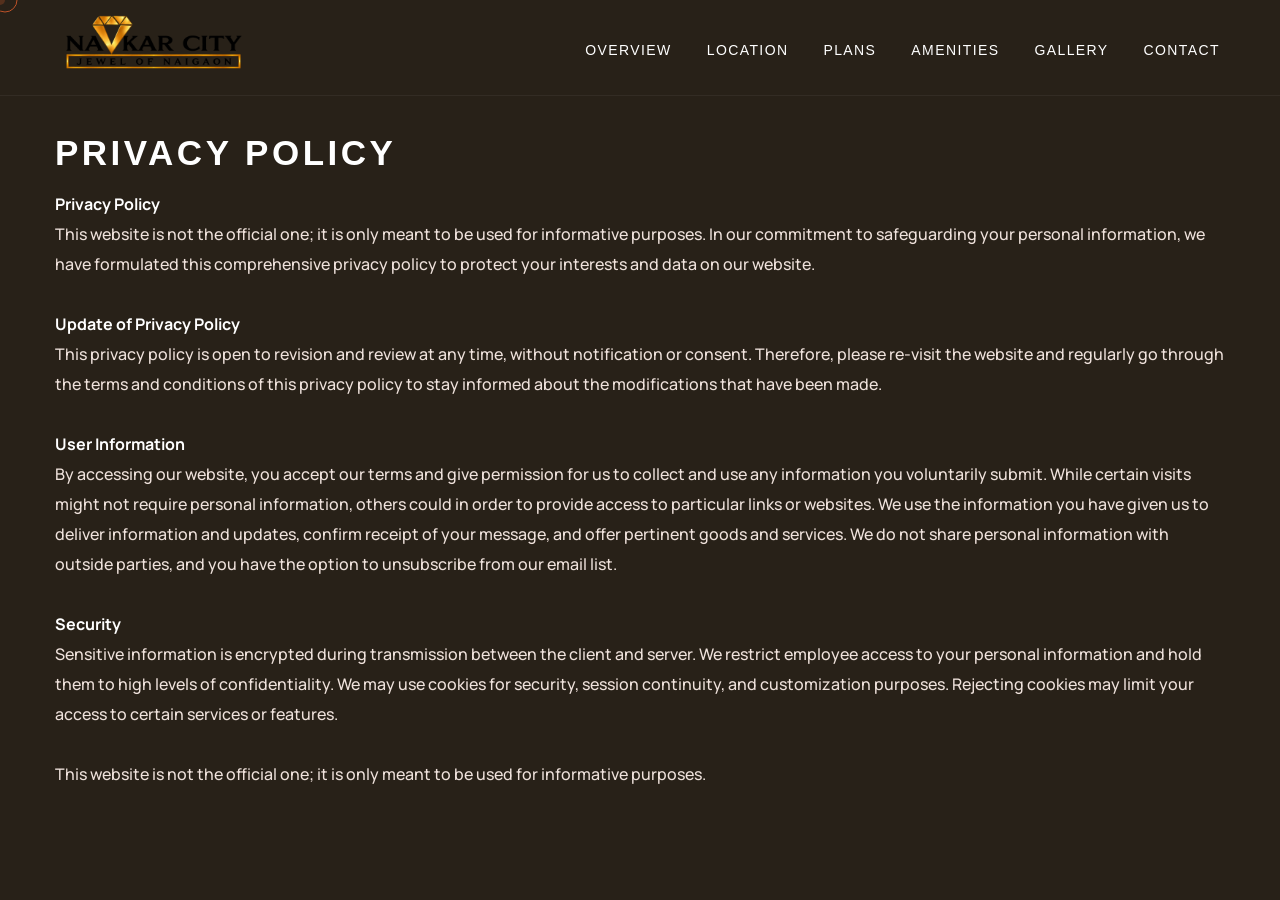
<file: privacy-policy.html>
<!DOCTYPE html>
<html lang="en">
  <head>
    <meta charset="UTF-8" />
    <meta name="viewport" content="width=device-width, initial-scale=1.0" />
    <title>Privacy Policy</title>
    <!-- favicons Icons -->
    <link
      rel="icon"
      type="image/png"
      sizes="32x32"
      href="assets/images/favicon.png"
    />
    <meta name="description" content="Navkar" />

    <!-- fonts -->
    <link rel="preconnect" href="https://fonts.googleapis.com" />

    <link rel="preconnect" href="https://fonts.gstatic.com" crossorigin />

    <link
      href="https://fonts.googleapis.com/css2?family=Manrope:wght@200;300;400;500;600;700;800&display=swap"
      rel="stylesheet"
    />

    <link
      href="https://fonts.googleapis.com/css2?family=Teko:wght@300;400;500;600;700&display=swap"
      rel="stylesheet"
    />

    <link
      rel="stylesheet"
      href="assets/vendors/bootstrap/css/bootstrap.min.css"
    />
    <link rel="stylesheet" href="assets/vendors/animate/animate.min.css" />
    <link rel="stylesheet" href="assets/vendors/animate/custom-animate.css" />
    <link rel="stylesheet" href="assets/vendors/fontawesome/css/all.min.css" />
    <link rel="stylesheet" href="assets/vendors/jarallax/jarallax.css" />
    <link
      rel="stylesheet"
      href="assets/vendors/jquery-magnific-popup/jquery.magnific-popup.css"
    />
    <link
      rel="stylesheet"
      href="assets/vendors/nouislider/nouislider.min.css"
    />
    <link
      rel="stylesheet"
      href="assets/vendors/nouislider/nouislider.pips.css"
    />
    <link rel="stylesheet" href="assets/vendors/odometer/odometer.min.css" />
    <link rel="stylesheet" href="assets/vendors/swiper/swiper.min.css" />
    <link rel="stylesheet" href="assets/vendors/alipes-icons/style.css" />
    <link
      rel="stylesheet"
      href="assets/vendors/tiny-slider/tiny-slider.min.css"
    />
    <link rel="stylesheet" href="assets/vendors/reey-font/stylesheet.css" />
    <link
      rel="stylesheet"
      href="assets/vendors/owl-carousel/owl.carousel.min.css"
    />
    <link
      rel="stylesheet"
      href="assets/vendors/owl-carousel/owl.theme.default.min.css"
    />
    <link rel="stylesheet" href="assets/vendors/bxslider/jquery.bxslider.css" />

    <!-- template styles -->
    <link rel="stylesheet" href="assets/css/alipes.css" />
    <link rel="stylesheet" href="assets/css/alipes-responsive.css" />
    <link rel="stylesheet" href="assets/css/alipes-dark.css" />
  </head>

  <body class="custom-cursor">
    <div class="custom-cursor__cursor"></div>
    <div class="custom-cursor__cursor-two"></div>

    <div class="page-wrapper">
      <header class="main-header-two main-header-three">
        <nav class="main-menu main-menu-two main-menu-three">
          <div class="main-menu-two__wrapper">
            <div class="main-menu-two__wrapper-inner">
              <div class="main-menu-two__left">
                <div class="main-menu-two__logo">
                  <a href="index.html"
                    ><img src="assets/images/logo.png" alt="" class="main-logo"
                  /></a>
                </div>
                <div class="main-menu-two__main-menu-box">
                  <!-- <a href="#" class="mobile-nav__toggler"
                    ><i class="fa fa-bars"></i
                  ></a> -->
                  <ul class="main-menu__list one-page-scroll-menu">
                    <li class="current scrollToLink">
                      <a href="index.html#overview">OVERVIEW </a>
                    </li>
                    <li class="scrollToLink">
                      <a href="index.html#location">LOCATION</a>
                    </li>
                    <li class="scrollToLink">
                      <a href="index.html#plans"> PLANS</a>
                    </li>
                    <li class="scrollToLink">
                      <a href="index.html#services">AMENITIES</a>
                    </li>
                    <li class="scrollToLink">
                      <a href="index.html#gallery">GALLERY</a>
                    </li>
                    <li class="scrollToLink">
                      <a href="index.html#contact">CONTACT</a>
                    </li> 
                  </ul>
                </div>
              </div>
            </div>
          </div>
        </nav>
      </header>
        <div class="container" style="margin-top: 80px;">
          <div class="row">
            <div class="col-md-12">
      <div class="py-5">

        <h2 class="section-title__title mb-3">Privacy Policy</h3>
        <p>
        <strong class="text-white">Privacy Policy</strong>
<p>This website is not the official one; it is only meant to be used for informative purposes. In our commitment to safeguarding your personal information, we have formulated this comprehensive privacy policy to protect your interests and data on our website.
</p>
<br>
<strong class="text-white">Update of Privacy Policy</strong>
<p>This privacy policy is open to revision and review at any time, without notification or consent. Therefore, please re-visit the website and regularly go through the terms and conditions of this privacy policy to stay informed about the modifications that have been made.
</p>
<br>
<strong class="text-white">User Information</strong>
<p>By accessing our website, you accept our terms and give permission for us to collect and use any information you voluntarily submit. While certain visits might not require personal information, others could in order to provide access to particular links or websites. We use the information you have given us to deliver information and updates, confirm receipt of your message, and offer pertinent goods and services. We do not share personal information with outside parties, and you have the option to unsubscribe from our email list.
</p>
<br>
<strong class="text-white">Security</strong>
<p>Sensitive information is encrypted during transmission between the client and server. We restrict employee access to your personal information and hold them to high levels of confidentiality. We may use cookies for security, session continuity, and customization purposes. Rejecting cookies may limit your access to certain services or features.
</p>
<br>
<p>This website is not the official one; it is only meant to be used for informative purposes.  </p>
</p>     
 </div>
    </div>
      </div>
    </div>
    </div>
    <!-- /.page-wrapper -->

    <script src="assets/vendors/jquery/jquery-3.6.0.min.js"></script>
    <script src="assets/vendors/bootstrap/js/bootstrap.bundle.min.js"></script>
  </body>
</html>
</file>
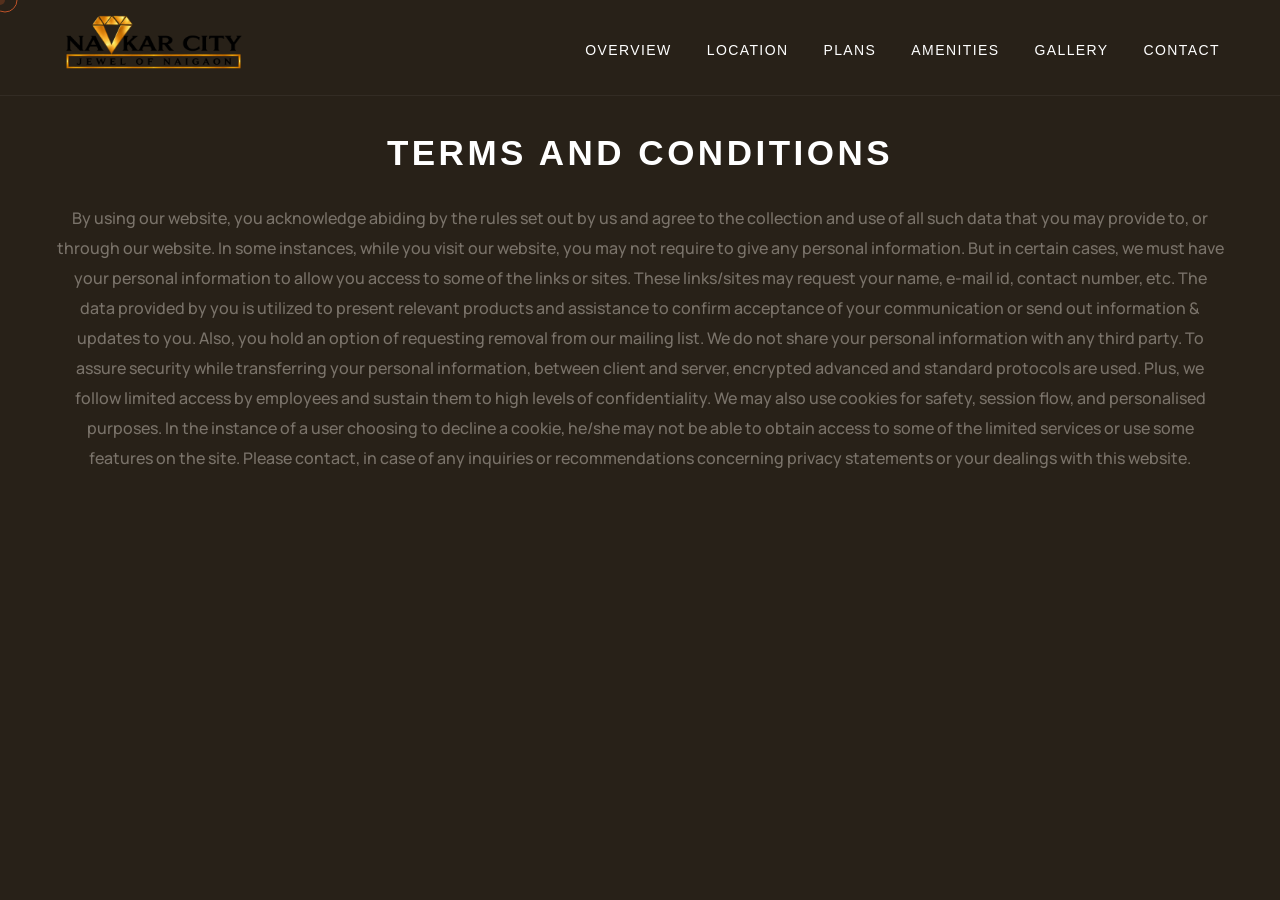
<file: terms-conditions.html>
<!DOCTYPE html>
<html lang="en">
  <head>
    <meta charset="UTF-8" />
    <meta name="viewport" content="width=device-width, initial-scale=1.0" />
    <title>Terms and Conditions</title>
    <!-- favicons Icons -->
    <link
      rel="icon"
      type="image/png"
      sizes="32x32"
      href="assets/images/favicon.png"
    />
    <meta name="description" content="Navkar" />

    <!-- fonts -->
    <link rel="preconnect" href="https://fonts.googleapis.com" />

    <link rel="preconnect" href="https://fonts.gstatic.com" crossorigin />

    <link
      href="https://fonts.googleapis.com/css2?family=Manrope:wght@200;300;400;500;600;700;800&display=swap"
      rel="stylesheet"
    />

    <link
      href="https://fonts.googleapis.com/css2?family=Teko:wght@300;400;500;600;700&display=swap"
      rel="stylesheet"
    />

    <link
      rel="stylesheet"
      href="assets/vendors/bootstrap/css/bootstrap.min.css"
    />
    <link rel="stylesheet" href="assets/vendors/animate/animate.min.css" />
    <link rel="stylesheet" href="assets/vendors/animate/custom-animate.css" />
    <link rel="stylesheet" href="assets/vendors/fontawesome/css/all.min.css" />
    <link rel="stylesheet" href="assets/vendors/jarallax/jarallax.css" />
    <link
      rel="stylesheet"
      href="assets/vendors/jquery-magnific-popup/jquery.magnific-popup.css"
    />
    <link
      rel="stylesheet"
      href="assets/vendors/nouislider/nouislider.min.css"
    />
    <link
      rel="stylesheet"
      href="assets/vendors/nouislider/nouislider.pips.css"
    />
    <link rel="stylesheet" href="assets/vendors/odometer/odometer.min.css" />
    <link rel="stylesheet" href="assets/vendors/swiper/swiper.min.css" />
    <link rel="stylesheet" href="assets/vendors/alipes-icons/style.css" />
    <link
      rel="stylesheet"
      href="assets/vendors/tiny-slider/tiny-slider.min.css"
    />
    <link rel="stylesheet" href="assets/vendors/reey-font/stylesheet.css" />
    <link
      rel="stylesheet"
      href="assets/vendors/owl-carousel/owl.carousel.min.css"
    />
    <link
      rel="stylesheet"
      href="assets/vendors/owl-carousel/owl.theme.default.min.css"
    />
    <link rel="stylesheet" href="assets/vendors/bxslider/jquery.bxslider.css" />

    <!-- template styles -->
    <link rel="stylesheet" href="assets/css/alipes.css" />
    <link rel="stylesheet" href="assets/css/alipes-responsive.css" />
    <link rel="stylesheet" href="assets/css/alipes-dark.css" />
  </head>

  <body class="custom-cursor">
    <div class="custom-cursor__cursor"></div>
    <div class="custom-cursor__cursor-two"></div>

    <div class="page-wrapper">
      <header class="main-header-two main-header-three">
        <nav class="main-menu main-menu-two main-menu-three">
          <div class="main-menu-two__wrapper">
            <div class="main-menu-two__wrapper-inner">
              <div class="main-menu-two__left">
                <div class="main-menu-two__logo">
                  <a href="index.html"
                    ><img src="assets/images/logo.png" alt="" class="main-logo"
                  /></a>
                </div>
                <div class="main-menu-two__main-menu-box">
                  <!-- <a href="#" class="mobile-nav__toggler"
                    ><i class="fa fa-bars"></i
                  ></a> -->
                  <ul class="main-menu__list one-page-scroll-menu">
                    <li class="current scrollToLink">
                      <a href="index.html#overview">OVERVIEW </a>
                    </li>
                    <li class="scrollToLink">
                      <a href="index.html#location">LOCATION</a>
                    </li>
                    <li class="scrollToLink">
                      <a href="index.html#plans"> PLANS</a>
                    </li>
                    <li class="scrollToLink">
                      <a href="index.html#services">AMENITIES</a>
                    </li>
                    <li class="scrollToLink">
                      <a href="index.html#gallery">GALLERY</a>
                    </li>
                    <li class="scrollToLink">
                      <a href="index.html#contact">CONTACT</a>
                    </li> 
                  </ul>
                </div>
              </div>
            </div>
          </div>
        </nav>
      </header>
        <div class="container" style="margin-top: 80px;">
          <div class="row">
            <div class="col-md-12">
      <div class="text-center py-5">

        <h2 class="section-title__title">Terms and Conditions</h3>
        <p class="about-one__text-2">
          By using our website, you acknowledge abiding by the rules set out by us and agree to the collection and use of all such data that you may provide to, or through our website. In some instances, while you visit our website, you may not require to give any personal information. But in certain cases, we must have your personal information to allow you access to some of the links or sites. These links/sites may request your name, e-mail id, contact number, etc. The data provided by you is utilized to present relevant products and assistance to confirm acceptance of your communication or send out information & updates to you. Also, you hold an option of requesting removal from our mailing list. We do not share your personal information with any third party.
To assure security while transferring your personal information, between client and server, encrypted advanced and standard protocols are used. Plus, we follow limited access by employees and sustain them to high levels of confidentiality. We may also use cookies for safety, session flow, and personalised purposes. In the instance of a user choosing to decline a cookie, he/she may not be able to obtain access to some of the limited services or use some features on the site. Please contact, in case of any inquiries or recommendations concerning privacy statements or your dealings with this website.
        </p>
      </div>
    </div>
      </div>
    </div>
    </div>
    <!-- /.page-wrapper -->

    <script src="assets/vendors/jquery/jquery-3.6.0.min.js"></script>
    <script src="assets/vendors/bootstrap/js/bootstrap.bundle.min.js"></script>
  </body>
</html>
</file>
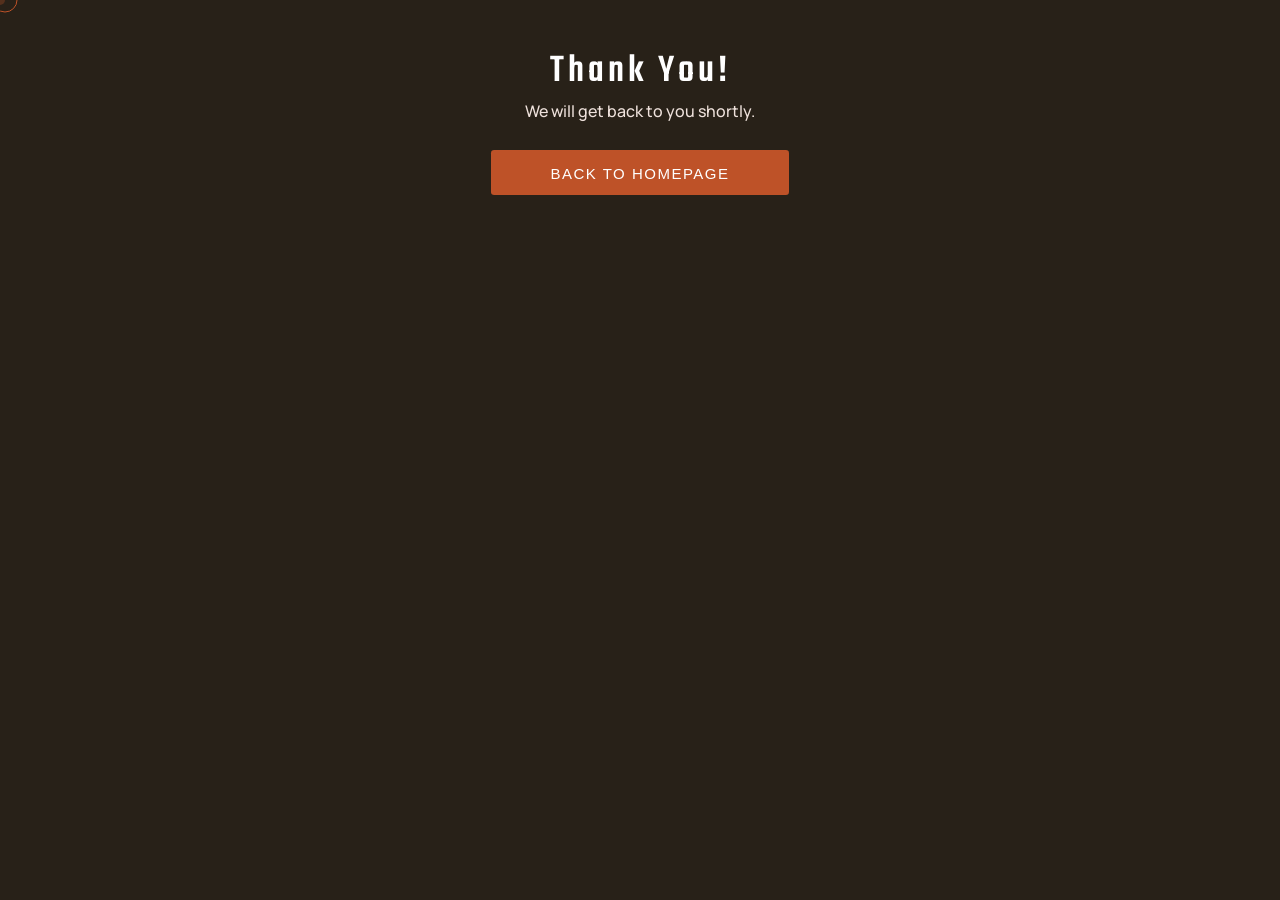
<file: thankyou.html>
<!DOCTYPE html>
<html lang="en">
  <head>
    <meta charset="UTF-8" />
    <meta name="viewport" content="width=device-width, initial-scale=1.0" />
    <title>Thank You</title>
    <!-- favicons Icons -->
    <link
      rel="icon"
      type="image/png"
      sizes="32x32"
      href="assets/images/favicon.png"
    />
    <meta name="description" content="Navkar" />

    <!-- fonts -->
    <link rel="preconnect" href="https://fonts.googleapis.com" />

    <link rel="preconnect" href="https://fonts.gstatic.com" crossorigin />

    <link
      href="https://fonts.googleapis.com/css2?family=Manrope:wght@200;300;400;500;600;700;800&display=swap"
      rel="stylesheet"
    />

    <link
      href="https://fonts.googleapis.com/css2?family=Teko:wght@300;400;500;600;700&display=swap"
      rel="stylesheet"
    />

    <link
      rel="stylesheet"
      href="assets/vendors/bootstrap/css/bootstrap.min.css"
    />
    <link rel="stylesheet" href="assets/vendors/animate/animate.min.css" />
    <link rel="stylesheet" href="assets/vendors/animate/custom-animate.css" />
    <link rel="stylesheet" href="assets/vendors/fontawesome/css/all.min.css" />
    <link rel="stylesheet" href="assets/vendors/jarallax/jarallax.css" />
    <link
      rel="stylesheet"
      href="assets/vendors/jquery-magnific-popup/jquery.magnific-popup.css"
    />
    <link
      rel="stylesheet"
      href="assets/vendors/nouislider/nouislider.min.css"
    />
    <link
      rel="stylesheet"
      href="assets/vendors/nouislider/nouislider.pips.css"
    />
    <link rel="stylesheet" href="assets/vendors/odometer/odometer.min.css" />
    <link rel="stylesheet" href="assets/vendors/swiper/swiper.min.css" />
    <link rel="stylesheet" href="assets/vendors/alipes-icons/style.css" />
    <link
      rel="stylesheet"
      href="assets/vendors/tiny-slider/tiny-slider.min.css"
    />
    <link rel="stylesheet" href="assets/vendors/reey-font/stylesheet.css" />
    <link
      rel="stylesheet"
      href="assets/vendors/owl-carousel/owl.carousel.min.css"
    />
    <link
      rel="stylesheet"
      href="assets/vendors/owl-carousel/owl.theme.default.min.css"
    />
    <link rel="stylesheet" href="assets/vendors/bxslider/jquery.bxslider.css" />

    <!-- template styles -->
    <link rel="stylesheet" href="assets/css/alipes.css" />
    <link rel="stylesheet" href="assets/css/alipes-responsive.css" />
    <link rel="stylesheet" href="assets/css/alipes-dark.css" />
  </head>

  <body class="custom-cursor">
    <div class="custom-cursor__cursor"></div>
    <div class="custom-cursor__cursor-two"></div>

    <div class="page-wrapper">
      <div class="text-center py-5">
        <h1 class="animated anim_fadein text-white">Thank You!</h1>
        <p class="mb-4">We will get back to you shortly.</p>
        <a
          class="btn btn-sm btn-primary thm-btn contact-one__btn"
          href="index.html"
        >
          Back To Homepage</a
        >
      </div>
    </div>
    <!-- /.page-wrapper -->

    <script src="assets/vendors/jquery/jquery-3.6.0.min.js"></script>
    <script src="assets/vendors/bootstrap/js/bootstrap.bundle.min.js"></script>
  </body>
</html>
</file>
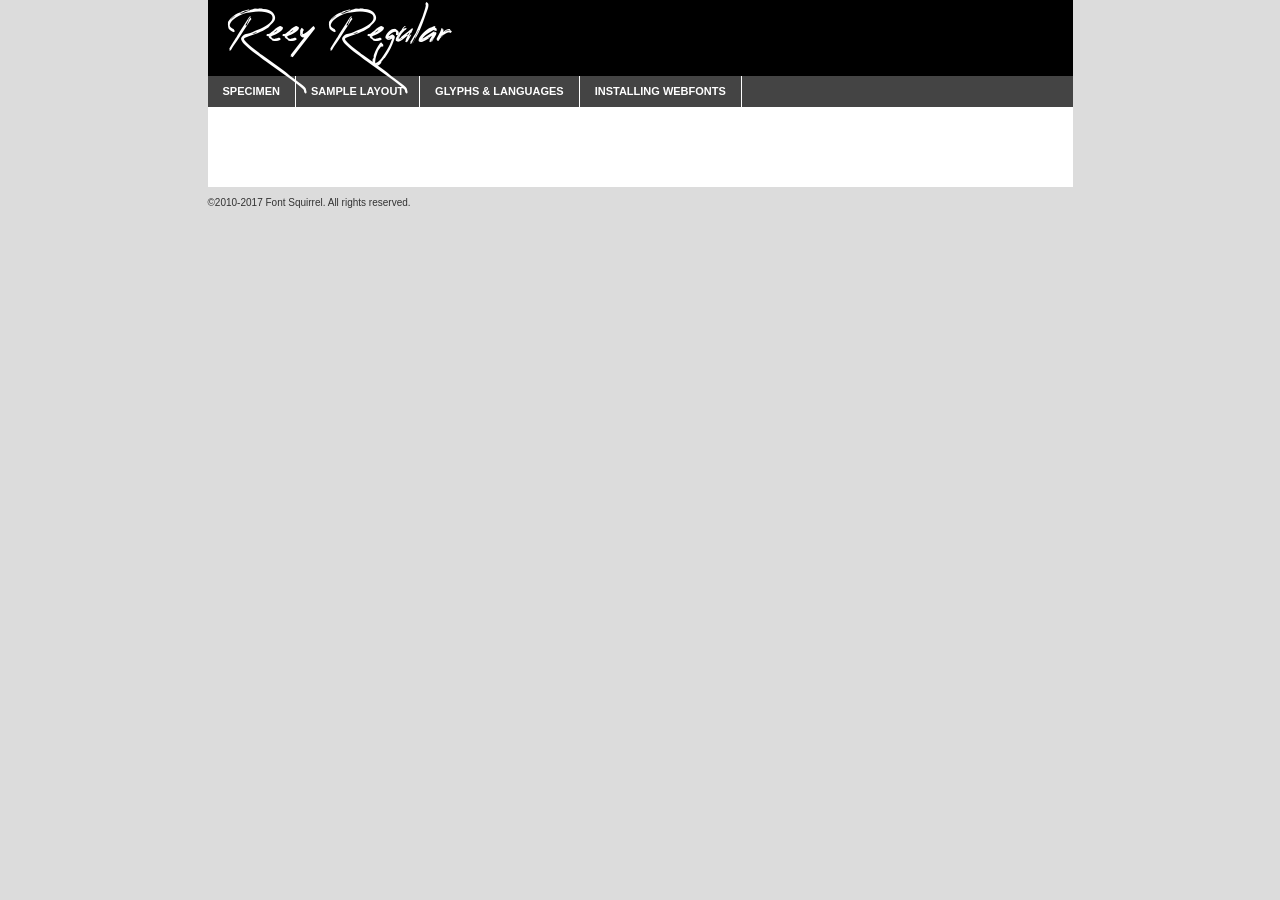
<file: assets/vendors/reey-font/reey-regular-demo.html>
<!DOCTYPE html PUBLIC "-//W3C//DTD XHTML 1.0 Transitional//EN"
	"http://www.w3.org/TR/xhtml1/DTD/xhtml1-transitional.dtd">

<html xmlns="http://www.w3.org/1999/xhtml" xml:lang="en" lang="en">
<head>
	<meta http-equiv="Content-Type" content="text/html; charset=utf-8" />
	<script src="http://ajax.googleapis.com/ajax/libs/jquery/1.7.2/jquery.min.js" type="text/javascript" charset="utf-8"></script>
	<script type="text/javascript">
	(function($){$.fn.easyTabs=function(option){var param=jQuery.extend({fadeSpeed:"fast",defaultContent:1,activeClass:'active'},option);$(this).each(function(){var thisId="#"+this.id;if(param.defaultContent==''){param.defaultContent=1;}
	if(typeof param.defaultContent=="number")
	{var defaultTab=$(thisId+" .tabs li:eq("+(param.defaultContent-1)+") a").attr('href').substr(1);}else{var defaultTab=param.defaultContent;}
	$(thisId+" .tabs li a").each(function(){var tabToHide=$(this).attr('href').substr(1);$("#"+tabToHide).addClass('easytabs-tab-content');});hideAll();changeContent(defaultTab);function hideAll(){$(thisId+" .easytabs-tab-content").hide();}
	function changeContent(tabId){hideAll();$(thisId+" .tabs li").removeClass(param.activeClass);$(thisId+" .tabs li a[href=#"+tabId+"]").closest('li').addClass(param.activeClass);if(param.fadeSpeed!="none")
	{$(thisId+" #"+tabId).fadeIn(param.fadeSpeed);}else{$(thisId+" #"+tabId).show();}}
	$(thisId+" .tabs li").click(function(){var tabId=$(this).find('a').attr('href').substr(1);changeContent(tabId);return false;});});}})(jQuery);
	</script>
	<link rel="stylesheet" href="specimen_files/specimen_stylesheet.css" type="text/css" charset="utf-8" />
	<link rel="stylesheet" href="stylesheet.css" type="text/css" charset="utf-8" />

	<style type="text/css">
					body{
				font-family: 'reeyregular';
							}
		</style>

	<title>Reey Regular Specimen</title>
	
	
	<script type="text/javascript" charset="utf-8">
		$(document).ready(function() {
			$('#container').easyTabs({defaultContent:1});
		});
	</script>
</head>

<body>
<div id="container">
	<div id="header">
		Reey Regular	</div>
	<ul class="tabs">
		<li><a href="#specimen">Specimen</a></li>
		<li><a href="#layout">Sample Layout</a></li>
				<li><a href="#glyphs">Glyphs &amp; Languages</a></li>
		<li><a href="#installing">Installing Webfonts</a></li>
		
	</ul>
	
	<div id="main_content">

		
			<div id="specimen">
		
				<div class="section">
					<div class="grid12 firstcol">
						<div class="huge">AaBb</div>
					</div>
				</div>
		
				<div class="section">
					<div class="glyph_range">A&#x200B;B&#x200b;C&#x200b;D&#x200b;E&#x200b;F&#x200b;G&#x200b;H&#x200b;I&#x200b;J&#x200b;K&#x200b;L&#x200b;M&#x200b;N&#x200b;O&#x200b;P&#x200b;Q&#x200b;R&#x200b;S&#x200b;T&#x200b;U&#x200b;V&#x200b;W&#x200b;X&#x200b;Y&#x200b;Z&#x200b;a&#x200b;b&#x200b;c&#x200b;d&#x200b;e&#x200b;f&#x200b;g&#x200b;h&#x200b;i&#x200b;j&#x200b;k&#x200b;l&#x200b;m&#x200b;n&#x200b;o&#x200b;p&#x200b;q&#x200b;r&#x200b;s&#x200b;t&#x200b;u&#x200b;v&#x200b;w&#x200b;x&#x200b;y&#x200b;z&#x200b;1&#x200b;2&#x200b;3&#x200b;4&#x200b;5&#x200b;6&#x200b;7&#x200b;8&#x200b;9&#x200b;0&#x200b;&amp;&#x200b;.&#x200b;,&#x200b;?&#x200b;!&#x200b;&#64;&#x200b;(&#x200b;)&#x200b;#&#x200b;$&#x200b;%&#x200b;*&#x200b;+&#x200b;-&#x200b;=&#x200b;:&#x200b;;</div>
				</div>
				<div class="section">
					<div class="grid12 firstcol">
						<table class="sample_table">
							<tr><td>10</td><td class="size10">abcdefghijklmnopqrstuvwxyzABCDEFGHIJKLMNOPQRSTUVWXYZ0123456789abcdefghijklmnopqrstuvwxyzABCDEFGHIJKLMNOPQRSTUVWXYZ0123456789abcdefghijklmnopqrstuvwxyzABCDEFGHIJKLMNOPQRSTUVWXYZ</td></tr>
							<tr><td>11</td><td class="size11">abcdefghijklmnopqrstuvwxyzABCDEFGHIJKLMNOPQRSTUVWXYZ0123456789abcdefghijklmnopqrstuvwxyzABCDEFGHIJKLMNOPQRSTUVWXYZ0123456789abcdefghijklmnopqrstuvwxyzABCDEFGHIJKLMNOPQRSTUVWXYZ</td></tr>
							<tr><td>12</td><td class="size12">abcdefghijklmnopqrstuvwxyzABCDEFGHIJKLMNOPQRSTUVWXYZ0123456789abcdefghijklmnopqrstuvwxyzABCDEFGHIJKLMNOPQRSTUVWXYZ0123456789abcdefghijklmnopqrstuvwxyzABCDEFGHIJKLMNOPQRSTUVWXYZ</td></tr>
							<tr><td>13</td><td class="size13">abcdefghijklmnopqrstuvwxyzABCDEFGHIJKLMNOPQRSTUVWXYZ0123456789abcdefghijklmnopqrstuvwxyzABCDEFGHIJKLMNOPQRSTUVWXYZ0123456789abcdefghijklmnopqrstuvwxyzABCDEFGHIJKLMNOPQRSTUVWXYZ</td></tr>
							<tr><td>14</td><td class="size14">abcdefghijklmnopqrstuvwxyzABCDEFGHIJKLMNOPQRSTUVWXYZ0123456789abcdefghijklmnopqrstuvwxyzABCDEFGHIJKLMNOPQRSTUVWXYZ0123456789abcdefghijklmnopqrstuvwxyzABCDEFGHIJKLMNOPQRSTUVWXYZ</td></tr>
							<tr><td>16</td><td class="size16">abcdefghijklmnopqrstuvwxyzABCDEFGHIJKLMNOPQRSTUVWXYZ0123456789abcdefghijklmnopqrstuvwxyzABCDEFGHIJKLMNOPQRSTUVWXYZ</td></tr>
							<tr><td>18</td><td class="size18">abcdefghijklmnopqrstuvwxyzABCDEFGHIJKLMNOPQRSTUVWXYZ0123456789abcdefghijklmnopqrstuvwxyzABCDEFGHIJKLMNOPQRSTUVWXYZ</td></tr>
							<tr><td>20</td><td class="size20">abcdefghijklmnopqrstuvwxyzABCDEFGHIJKLMNOPQRSTUVWXYZ0123456789abcdefghijklmnopqrstuvwxyzABCDEFGHIJKLMNOPQRSTUVWXYZ</td></tr>
							<tr><td>24</td><td class="size24">abcdefghijklmnopqrstuvwxyzABCDEFGHIJKLMNOPQRSTUVWXYZ0123456789abcdefghijklmnopqrstuvwxyzABCDEFGHIJKLMNOPQRSTUVWXYZ</td></tr>
							<tr><td>30</td><td class="size30">abcdefghijklmnopqrstuvwxyzABCDEFGHIJKLMNOPQRSTUVWXYZ0123456789abcdefghijklmnopqrstuvwxyzABCDEFGHIJKLMNOPQRSTUVWXYZ</td></tr>
							<tr><td>36</td><td class="size36">abcdefghijklmnopqrstuvwxyzABCDEFGHIJKLMNOPQRSTUVWXYZ0123456789abcdefghijklmnopqrstuvwxyzABCDEFGHIJKLMNOPQRSTUVWXYZ</td></tr>
							<tr><td>48</td><td class="size48">abcdefghijklmnopqrstuvwxyzABCDEFGHIJKLMNOPQRSTUVWXYZ0123456789abcdefghijklmnopqrstuvwxyzABCDEFGHIJKLMNOPQRSTUVWXYZ</td></tr>
							<tr><td>60</td><td class="size60">abcdefghijklmnopqrstuvwxyzABCDEFGHIJKLMNOPQRSTUVWXYZ0123456789abcdefghijklmnopqrstuvwxyzABCDEFGHIJKLMNOPQRSTUVWXYZ</td></tr>
							<tr><td>72</td><td class="size72">abcdefghijklmnopqrstuvwxyzABCDEFGHIJKLMNOPQRSTUVWXYZ0123456789abcdefghijklmnopqrstuvwxyzABCDEFGHIJKLMNOPQRSTUVWXYZ</td></tr>
							<tr><td>90</td><td class="size90">abcdefghijklmnopqrstuvwxyzABCDEFGHIJKLMNOPQRSTUVWXYZ0123456789abcdefghijklmnopqrstuvwxyzABCDEFGHIJKLMNOPQRSTUVWXYZ</td></tr>
						</table>
				
					</div>
			
				</div>
		
		
		
								<div class="section" id="bodycomparison">


										<div id="xheight">
				<div class="fontbody">&#x25FC;&#x25FC;&#x25FC;&#x25FC;&#x25FC;&#x25FC;&#x25FC;&#x25FC;&#x25FC;&#x25FC;&#x25FC;&#x25FC;&#x25FC;&#x25FC;&#x25FC;&#x25FC;&#x25FC;&#x25FC;&#x25FC;&#x25FC;&#x25FC;&#x25FC;&#x25FC;&#x25FC;&#x25FC;&#x25FC;&#x25FC;&#x25FC;&#x25FC;&#x25FC;&#x25FC;&#x25FC;&#x25FC;&#x25FC;&#x25FC;&#x25FC;&#x25FC;&#x25FC;&#x25FC;&#x25FC;&#x25FC;&#x25FC;&#x25FC;&#x25FC;&#x25FC;&#x25FC;&#x25FC;&#x25FC;&#x25FC;&#x25FC;&#x25FC;&#x25FC;&#x25FC;&#x25FC;&#x25FC;&#x25FC;&#x25FC;&#x25FC;&#x25FC;&#x25FC;&#x25FC;&#x25FC;&#x25FC;&#x25FC;&#x25FC;&#x25FC;&#x25FC;&#x25FC;&#x25FC;&#x25FC;&#x25FC;&#x25FC;&#x25FC;&#x25FC;&#x25FC;&#x25FC;&#x25FC;&#x25FC;&#x25FC;&#x25FC;&#x25FC;&#x25FC;&#x25FC;&#x25FC;&#x25FC;&#x25FC;&#x25FC;&#x25FC;&#x25FC;&#x25FC;&#x25FC;&#x25FC;&#x25FC;&#x25FC;&#x25FC;&#x25FC;&#x25FC;&#x25FC;&#x25FC;body</div><div class="arialbody">body</div><div class="verdanabody">body</div><div class="georgiabody">body</div></div>
										<div class="fontbody" style="z-index:1">
											body<span>Reey Regular</span>
										</div>
										<div class="arialbody" style="z-index:1">
											body<span>Arial</span>
										</div>
										<div class="verdanabody" style="z-index:1">
											body<span>Verdana</span>
										</div>
										<div class="georgiabody" style="z-index:1">
											body<span>Georgia</span>
										</div>



								</div>
		
		
				<div class="section psample psample_row1" id="">
					
					<div class="grid2 firstcol">
						<p class="size10"><span>10.</span>Aenean lacinia bibendum nulla sed consectetur. Fusce dapibus, tellus ac cursus commodo, tortor mauris condimentum nibh, ut fermentum massa justo sit amet risus. Nullam id dolor id nibh ultricies vehicula ut id elit. Cum sociis natoque penatibus et magnis dis parturient montes, nascetur ridiculus mus. Nulla vitae elit libero, a pharetra augue.</p>
			
					</div>
					<div class="grid3">
						<p class="size11"><span>11.</span>Aenean lacinia bibendum nulla sed consectetur. Fusce dapibus, tellus ac cursus commodo, tortor mauris condimentum nibh, ut fermentum massa justo sit amet risus. Nullam id dolor id nibh ultricies vehicula ut id elit. Cum sociis natoque penatibus et magnis dis parturient montes, nascetur ridiculus mus. Nulla vitae elit libero, a pharetra augue.</p>
			
					</div>
					<div class="grid3">
						<p class="size12"><span>12.</span>Aenean lacinia bibendum nulla sed consectetur. Fusce dapibus, tellus ac cursus commodo, tortor mauris condimentum nibh, ut fermentum massa justo sit amet risus. Nullam id dolor id nibh ultricies vehicula ut id elit. Cum sociis natoque penatibus et magnis dis parturient montes, nascetur ridiculus mus. Nulla vitae elit libero, a pharetra augue.</p>
			
					</div>
					<div class="grid4">
						<p class="size13"><span>13.</span>Aenean lacinia bibendum nulla sed consectetur. Fusce dapibus, tellus ac cursus commodo, tortor mauris condimentum nibh, ut fermentum massa justo sit amet risus. Nullam id dolor id nibh ultricies vehicula ut id elit. Cum sociis natoque penatibus et magnis dis parturient montes, nascetur ridiculus mus. Nulla vitae elit libero, a pharetra augue.</p>
			
					</div>
					<div class="white_blend"></div>
					
				</div>
				<div class="section psample psample_row2" id="">
					<div class="grid3 firstcol">
						<p class="size14"><span>14.</span>Aenean lacinia bibendum nulla sed consectetur. Fusce dapibus, tellus ac cursus commodo, tortor mauris condimentum nibh, ut fermentum massa justo sit amet risus. Nullam id dolor id nibh ultricies vehicula ut id elit. Cum sociis natoque penatibus et magnis dis parturient montes, nascetur ridiculus mus. Nulla vitae elit libero, a pharetra augue.</p>
			
					</div>
					<div class="grid4">
						<p class="size16"><span>16.</span>Aenean lacinia bibendum nulla sed consectetur. Fusce dapibus, tellus ac cursus commodo, tortor mauris condimentum nibh, ut fermentum massa justo sit amet risus. Nullam id dolor id nibh ultricies vehicula ut id elit. Cum sociis natoque penatibus et magnis dis parturient montes, nascetur ridiculus mus. Nulla vitae elit libero, a pharetra augue.</p>
			
					</div>
					<div class="grid5">
						<p class="size18"><span>18.</span>Aenean lacinia bibendum nulla sed consectetur. Fusce dapibus, tellus ac cursus commodo, tortor mauris condimentum nibh, ut fermentum massa justo sit amet risus. Nullam id dolor id nibh ultricies vehicula ut id elit. Cum sociis natoque penatibus et magnis dis parturient montes, nascetur ridiculus mus. Nulla vitae elit libero, a pharetra augue.</p>
			
					</div>

					<div class="white_blend"></div>

				</div>
				
				<div class="section psample psample_row3" id="">
					<div class="grid5 firstcol">
						<p class="size20"><span>20.</span>Aenean lacinia bibendum nulla sed consectetur. Fusce dapibus, tellus ac cursus commodo, tortor mauris condimentum nibh, ut fermentum massa justo sit amet risus. Nullam id dolor id nibh ultricies vehicula ut id elit. Cum sociis natoque penatibus et magnis dis parturient montes, nascetur ridiculus mus. Nulla vitae elit libero, a pharetra augue.</p>
					</div>
					<div class="grid7">
						<p class="size24"><span>24.</span>Aenean lacinia bibendum nulla sed consectetur. Fusce dapibus, tellus ac cursus commodo, tortor mauris condimentum nibh, ut fermentum massa justo sit amet risus. Nullam id dolor id nibh ultricies vehicula ut id elit. Cum sociis natoque penatibus et magnis dis parturient montes, nascetur ridiculus mus. Nulla vitae elit libero, a pharetra augue.</p>
					</div>
					
					<div class="white_blend"></div>
					
				</div>
				
				<div class="section psample psample_row4" id="">
					<div class="grid12 firstcol">
						<p class="size30"><span>30.</span>Aenean lacinia bibendum nulla sed consectetur. Fusce dapibus, tellus ac cursus commodo, tortor mauris condimentum nibh, ut fermentum massa justo sit amet risus. Nullam id dolor id nibh ultricies vehicula ut id elit. Cum sociis natoque penatibus et magnis dis parturient montes, nascetur ridiculus mus. Nulla vitae elit libero, a pharetra augue.</p>
					</div>
					<div class="white_blend"></div>
					
				</div>
				
				
				
				<div class="section psample psample_row1 fullreverse">
					<div class="grid2 firstcol">
						<p class="size10"><span>10.</span>Aenean lacinia bibendum nulla sed consectetur. Fusce dapibus, tellus ac cursus commodo, tortor mauris condimentum nibh, ut fermentum massa justo sit amet risus. Nullam id dolor id nibh ultricies vehicula ut id elit. Cum sociis natoque penatibus et magnis dis parturient montes, nascetur ridiculus mus. Nulla vitae elit libero, a pharetra augue.</p>
			
					</div>
					<div class="grid3">
						<p class="size11"><span>11.</span>Aenean lacinia bibendum nulla sed consectetur. Fusce dapibus, tellus ac cursus commodo, tortor mauris condimentum nibh, ut fermentum massa justo sit amet risus. Nullam id dolor id nibh ultricies vehicula ut id elit. Cum sociis natoque penatibus et magnis dis parturient montes, nascetur ridiculus mus. Nulla vitae elit libero, a pharetra augue.</p>
			
					</div>
					<div class="grid3">
						<p class="size12"><span>12.</span>Aenean lacinia bibendum nulla sed consectetur. Fusce dapibus, tellus ac cursus commodo, tortor mauris condimentum nibh, ut fermentum massa justo sit amet risus. Nullam id dolor id nibh ultricies vehicula ut id elit. Cum sociis natoque penatibus et magnis dis parturient montes, nascetur ridiculus mus. Nulla vitae elit libero, a pharetra augue.</p>
			
					</div>
					<div class="grid4">
						<p class="size13"><span>13.</span>Aenean lacinia bibendum nulla sed consectetur. Fusce dapibus, tellus ac cursus commodo, tortor mauris condimentum nibh, ut fermentum massa justo sit amet risus. Nullam id dolor id nibh ultricies vehicula ut id elit. Cum sociis natoque penatibus et magnis dis parturient montes, nascetur ridiculus mus. Nulla vitae elit libero, a pharetra augue.</p>
			
					</div>
					<div class="black_blend"></div>
					
				</div>
				
				<div class="section psample psample_row2 fullreverse">
					<div class="grid3 firstcol">
						<p class="size14"><span>14.</span>Aenean lacinia bibendum nulla sed consectetur. Fusce dapibus, tellus ac cursus commodo, tortor mauris condimentum nibh, ut fermentum massa justo sit amet risus. Nullam id dolor id nibh ultricies vehicula ut id elit. Cum sociis natoque penatibus et magnis dis parturient montes, nascetur ridiculus mus. Nulla vitae elit libero, a pharetra augue.</p>
			
					</div>
					<div class="grid4">
						<p class="size16"><span>16.</span>Aenean lacinia bibendum nulla sed consectetur. Fusce dapibus, tellus ac cursus commodo, tortor mauris condimentum nibh, ut fermentum massa justo sit amet risus. Nullam id dolor id nibh ultricies vehicula ut id elit. Cum sociis natoque penatibus et magnis dis parturient montes, nascetur ridiculus mus. Nulla vitae elit libero, a pharetra augue.</p>
			
					</div>
					<div class="grid5">
						<p class="size18"><span>18.</span>Aenean lacinia bibendum nulla sed consectetur. Fusce dapibus, tellus ac cursus commodo, tortor mauris condimentum nibh, ut fermentum massa justo sit amet risus. Nullam id dolor id nibh ultricies vehicula ut id elit. Cum sociis natoque penatibus et magnis dis parturient montes, nascetur ridiculus mus. Nulla vitae elit libero, a pharetra augue.</p>
			
					</div>
					<div class="black_blend"></div>

				</div>
				
				<div class="section psample fullreverse psample_row3" id="">
					<div class="grid5 firstcol">
						<p class="size20"><span>20.</span>Aenean lacinia bibendum nulla sed consectetur. Fusce dapibus, tellus ac cursus commodo, tortor mauris condimentum nibh, ut fermentum massa justo sit amet risus. Nullam id dolor id nibh ultricies vehicula ut id elit. Cum sociis natoque penatibus et magnis dis parturient montes, nascetur ridiculus mus. Nulla vitae elit libero, a pharetra augue.</p>
					</div>
					<div class="grid7">
						<p class="size24"><span>24.</span>Aenean lacinia bibendum nulla sed consectetur. Fusce dapibus, tellus ac cursus commodo, tortor mauris condimentum nibh, ut fermentum massa justo sit amet risus. Nullam id dolor id nibh ultricies vehicula ut id elit. Cum sociis natoque penatibus et magnis dis parturient montes, nascetur ridiculus mus. Nulla vitae elit libero, a pharetra augue.</p>
					</div>
					
					<div class="black_blend"></div>
					
				</div>
				
				<div class="section psample fullreverse psample_row4" id="" style="border-bottom: 20px #000 solid;">
					<div class="grid12 firstcol">
						<p class="size30"><span>30.</span>Aenean lacinia bibendum nulla sed consectetur. Fusce dapibus, tellus ac cursus commodo, tortor mauris condimentum nibh, ut fermentum massa justo sit amet risus. Nullam id dolor id nibh ultricies vehicula ut id elit. Cum sociis natoque penatibus et magnis dis parturient montes, nascetur ridiculus mus. Nulla vitae elit libero, a pharetra augue.</p>
					</div>
					<div class="black_blend"></div>
					
				</div>
				
				
				
				
			</div>
			
			<div id="layout">
				
				<div class="section">
					
					<div class="grid12 firstcol">
						<h1>Lorem Ipsum Dolor</h1>
						<h2>Etiam porta sem malesuada magna mollis euismod</h2>
						
						<p class="byline">By <a href="#link">Aenean Lacinia</a></p>
					</div>
				</div>
				<div class="section">
					<div class="grid8 firstcol">
						<p class="large">Donec sed odio dui. Morbi leo risus, porta ac consectetur ac, vestibulum at eros. Fusce dapibus, tellus ac cursus commodo, tortor mauris condimentum nibh, ut fermentum massa justo sit amet risus. </p>

						
						<h3>Pellentesque ornare sem</h3>

						<p>Maecenas sed diam eget risus varius blandit sit amet non magna. Maecenas faucibus mollis interdum. Donec ullamcorper nulla non metus auctor fringilla. Nullam id dolor id nibh ultricies vehicula ut id elit. Nullam id dolor id nibh ultricies vehicula ut id elit. </p>

						<p>Aenean eu leo quam. Pellentesque ornare sem lacinia quam venenatis vestibulum. Lorem ipsum dolor sit amet, consectetur adipiscing elit. Cum sociis natoque penatibus et magnis dis parturient montes, nascetur ridiculus mus. </p>

						<p>Nulla vitae elit libero, a pharetra augue. Praesent commodo cursus magna, vel scelerisque nisl consectetur et. Aenean lacinia bibendum nulla sed consectetur. </p>

						<p>Nullam quis risus eget urna mollis ornare vel eu leo. Nullam quis risus eget urna mollis ornare vel eu leo. Maecenas sed diam eget risus varius blandit sit amet non magna. Donec ullamcorper nulla non metus auctor fringilla. </p>

						<h3>Cras mattis consectetur</h3>

						<p>Aenean eu leo quam. Pellentesque ornare sem lacinia quam venenatis vestibulum. Aenean lacinia bibendum nulla sed consectetur. Integer posuere erat a ante venenatis dapibus posuere velit aliquet. Cras mattis consectetur purus sit amet fermentum. </p>

						<p>Nullam id dolor id nibh ultricies vehicula ut id elit. Nullam quis risus eget urna mollis ornare vel eu leo. Cras mattis consectetur purus sit amet fermentum.</p>
					</div>
					
					<div class="grid4 sidebar">
						
						<div class="box reverse">
							<p class="last">Nullam quis risus eget urna mollis ornare vel eu leo. Donec ullamcorper nulla non metus auctor fringilla. Cras mattis consectetur purus sit amet fermentum. Sed posuere consectetur est at lobortis. Lorem ipsum dolor sit amet, consectetur adipiscing elit. </p>
						</div>
						
						<p class="caption">Maecenas sed diam eget risus varius.</p>

						<p>Vestibulum id ligula porta felis euismod semper. Integer posuere erat a ante venenatis dapibus posuere velit aliquet. Vestibulum id ligula porta felis euismod semper. Sed posuere consectetur est at lobortis. Maecenas sed diam eget risus varius blandit sit amet non magna. Fusce dapibus, tellus ac cursus commodo, tortor mauris condimentum nibh, ut fermentum massa justo sit amet risus. </p>

					

						<p>Duis mollis, est non commodo luctus, nisi erat porttitor ligula, eget lacinia odio sem nec elit. Aenean lacinia bibendum nulla sed consectetur. Vivamus sagittis lacus vel augue laoreet rutrum faucibus dolor auctor. Aenean lacinia bibendum nulla sed consectetur. Nullam quis risus eget urna mollis ornare vel eu leo. </p>

						<p>Praesent commodo cursus magna, vel scelerisque nisl consectetur et. Donec ullamcorper nulla non metus auctor fringilla. Maecenas faucibus mollis interdum. Fusce dapibus, tellus ac cursus commodo, tortor mauris condimentum nibh, ut fermentum massa justo sit amet risus. </p>

					</div>
				</div>
				
			</div>


			



		<div id="glyphs">
			<div class="section">
				<div class="grid12 firstcol">
			
				<h1>Language Support</h1>
				<p>The subset of Reey Regular in this kit supports the following languages:<br />
			
					English, Arrernte, Bislama, Cebuano, Fijian, Gilbertese, Hmong, Ibanag, Iloko_ilokano, Interglossa_glosa, Interlingua, Lojban, Norfolk_pitcairnese, Oromo, Rotokas, Seychelles_creole, Shona, Somali, Southern_ndebele, Swahili, Swati_swazi, Tok_pisin, Warlpiri, Xhosa, Zulu, Latinbasic, Ubasic, Demo				</p>
				<h1>Glyph Chart</h1>
				<p>The subset of Reey Regular in this kit includes all the glyphs listed below. Unicode entities are included above each glyph to help you insert individual characters into your layout.</p>
				<div id="glyph_chart">
			
																				 <div><p>&amp;#32;</p>&#32;</div>
																				 <div><p>&amp;#33;</p>&#33;</div>
																				 <div><p>&amp;#34;</p>&#34;</div>
																				 <div><p>&amp;#35;</p>&#35;</div>
																				 <div><p>&amp;#36;</p>&#36;</div>
																				 <div><p>&amp;#37;</p>&#37;</div>
																				 <div><p>&amp;#38;</p>&#38;</div>
																				 <div><p>&amp;#39;</p>&#39;</div>
																				 <div><p>&amp;#40;</p>&#40;</div>
																				 <div><p>&amp;#41;</p>&#41;</div>
																				 <div><p>&amp;#42;</p>&#42;</div>
																				 <div><p>&amp;#43;</p>&#43;</div>
																				 <div><p>&amp;#44;</p>&#44;</div>
																				 <div><p>&amp;#45;</p>&#45;</div>
																				 <div><p>&amp;#46;</p>&#46;</div>
																				 <div><p>&amp;#47;</p>&#47;</div>
																				 <div><p>&amp;#48;</p>&#48;</div>
																				 <div><p>&amp;#49;</p>&#49;</div>
																				 <div><p>&amp;#50;</p>&#50;</div>
																				 <div><p>&amp;#51;</p>&#51;</div>
																				 <div><p>&amp;#52;</p>&#52;</div>
																				 <div><p>&amp;#53;</p>&#53;</div>
																				 <div><p>&amp;#54;</p>&#54;</div>
																				 <div><p>&amp;#55;</p>&#55;</div>
																				 <div><p>&amp;#56;</p>&#56;</div>
																				 <div><p>&amp;#57;</p>&#57;</div>
																				 <div><p>&amp;#58;</p>&#58;</div>
																				 <div><p>&amp;#59;</p>&#59;</div>
																				 <div><p>&amp;#60;</p>&#60;</div>
																				 <div><p>&amp;#61;</p>&#61;</div>
																				 <div><p>&amp;#62;</p>&#62;</div>
																				 <div><p>&amp;#63;</p>&#63;</div>
																				 <div><p>&amp;#64;</p>&#64;</div>
																				 <div><p>&amp;#65;</p>&#65;</div>
																				 <div><p>&amp;#66;</p>&#66;</div>
																				 <div><p>&amp;#67;</p>&#67;</div>
																				 <div><p>&amp;#68;</p>&#68;</div>
																				 <div><p>&amp;#69;</p>&#69;</div>
																				 <div><p>&amp;#70;</p>&#70;</div>
																				 <div><p>&amp;#71;</p>&#71;</div>
																				 <div><p>&amp;#72;</p>&#72;</div>
																				 <div><p>&amp;#73;</p>&#73;</div>
																				 <div><p>&amp;#74;</p>&#74;</div>
																				 <div><p>&amp;#75;</p>&#75;</div>
																				 <div><p>&amp;#76;</p>&#76;</div>
																				 <div><p>&amp;#77;</p>&#77;</div>
																				 <div><p>&amp;#78;</p>&#78;</div>
																				 <div><p>&amp;#79;</p>&#79;</div>
																				 <div><p>&amp;#80;</p>&#80;</div>
																				 <div><p>&amp;#81;</p>&#81;</div>
																				 <div><p>&amp;#82;</p>&#82;</div>
																				 <div><p>&amp;#83;</p>&#83;</div>
																				 <div><p>&amp;#84;</p>&#84;</div>
																				 <div><p>&amp;#85;</p>&#85;</div>
																				 <div><p>&amp;#86;</p>&#86;</div>
																				 <div><p>&amp;#87;</p>&#87;</div>
																				 <div><p>&amp;#88;</p>&#88;</div>
																				 <div><p>&amp;#89;</p>&#89;</div>
																				 <div><p>&amp;#90;</p>&#90;</div>
																				 <div><p>&amp;#91;</p>&#91;</div>
																				 <div><p>&amp;#92;</p>&#92;</div>
																				 <div><p>&amp;#93;</p>&#93;</div>
																				 <div><p>&amp;#94;</p>&#94;</div>
																				 <div><p>&amp;#95;</p>&#95;</div>
																				 <div><p>&amp;#96;</p>&#96;</div>
																				 <div><p>&amp;#97;</p>&#97;</div>
																				 <div><p>&amp;#98;</p>&#98;</div>
																				 <div><p>&amp;#99;</p>&#99;</div>
																				 <div><p>&amp;#100;</p>&#100;</div>
																				 <div><p>&amp;#101;</p>&#101;</div>
																				 <div><p>&amp;#102;</p>&#102;</div>
																				 <div><p>&amp;#103;</p>&#103;</div>
																				 <div><p>&amp;#104;</p>&#104;</div>
																				 <div><p>&amp;#105;</p>&#105;</div>
																				 <div><p>&amp;#106;</p>&#106;</div>
																				 <div><p>&amp;#107;</p>&#107;</div>
																				 <div><p>&amp;#108;</p>&#108;</div>
																				 <div><p>&amp;#109;</p>&#109;</div>
																				 <div><p>&amp;#110;</p>&#110;</div>
																				 <div><p>&amp;#111;</p>&#111;</div>
																				 <div><p>&amp;#112;</p>&#112;</div>
																				 <div><p>&amp;#113;</p>&#113;</div>
																				 <div><p>&amp;#114;</p>&#114;</div>
																				 <div><p>&amp;#115;</p>&#115;</div>
																				 <div><p>&amp;#116;</p>&#116;</div>
																				 <div><p>&amp;#117;</p>&#117;</div>
																				 <div><p>&amp;#118;</p>&#118;</div>
																				 <div><p>&amp;#119;</p>&#119;</div>
																				 <div><p>&amp;#120;</p>&#120;</div>
																				 <div><p>&amp;#121;</p>&#121;</div>
																				 <div><p>&amp;#122;</p>&#122;</div>
																				 <div><p>&amp;#123;</p>&#123;</div>
																				 <div><p>&amp;#124;</p>&#124;</div>
																				 <div><p>&amp;#125;</p>&#125;</div>
																				 <div><p>&amp;#126;</p>&#126;</div>
																				 <div><p>&amp;#160;</p>&#160;</div>
																				 <div><p>&amp;#161;</p>&#161;</div>
																				 <div><p>&amp;#162;</p>&#162;</div>
																				 <div><p>&amp;#163;</p>&#163;</div>
																				 <div><p>&amp;#164;</p>&#164;</div>
																				 <div><p>&amp;#165;</p>&#165;</div>
																				 <div><p>&amp;#166;</p>&#166;</div>
																				 <div><p>&amp;#167;</p>&#167;</div>
																				 <div><p>&amp;#168;</p>&#168;</div>
																				 <div><p>&amp;#169;</p>&#169;</div>
																				 <div><p>&amp;#171;</p>&#171;</div>
																				 <div><p>&amp;#173;</p>&#173;</div>
																				 <div><p>&amp;#174;</p>&#174;</div>
																				 <div><p>&amp;#176;</p>&#176;</div>
																				 <div><p>&amp;#177;</p>&#177;</div>
																				 <div><p>&amp;#180;</p>&#180;</div>
																				 <div><p>&amp;#183;</p>&#183;</div>
																				 <div><p>&amp;#184;</p>&#184;</div>
																				 <div><p>&amp;#187;</p>&#187;</div>
																				 <div><p>&amp;#191;</p>&#191;</div>
																				 <div><p>&amp;#215;</p>&#215;</div>
																				 <div><p>&amp;#224;</p>&#224;</div>
																				 <div><p>&amp;#225;</p>&#225;</div>
																				 <div><p>&amp;#226;</p>&#226;</div>
																				 <div><p>&amp;#227;</p>&#227;</div>
																				 <div><p>&amp;#228;</p>&#228;</div>
																				 <div><p>&amp;#229;</p>&#229;</div>
																				 <div><p>&amp;#231;</p>&#231;</div>
																				 <div><p>&amp;#232;</p>&#232;</div>
																				 <div><p>&amp;#233;</p>&#233;</div>
																				 <div><p>&amp;#234;</p>&#234;</div>
																				 <div><p>&amp;#235;</p>&#235;</div>
																				 <div><p>&amp;#236;</p>&#236;</div>
																				 <div><p>&amp;#237;</p>&#237;</div>
																				 <div><p>&amp;#238;</p>&#238;</div>
																				 <div><p>&amp;#239;</p>&#239;</div>
																				 <div><p>&amp;#241;</p>&#241;</div>
																				 <div><p>&amp;#242;</p>&#242;</div>
																				 <div><p>&amp;#243;</p>&#243;</div>
																				 <div><p>&amp;#244;</p>&#244;</div>
																				 <div><p>&amp;#245;</p>&#245;</div>
																				 <div><p>&amp;#246;</p>&#246;</div>
																				 <div><p>&amp;#247;</p>&#247;</div>
																				 <div><p>&amp;#249;</p>&#249;</div>
																				 <div><p>&amp;#250;</p>&#250;</div>
																				 <div><p>&amp;#251;</p>&#251;</div>
																				 <div><p>&amp;#252;</p>&#252;</div>
																				 <div><p>&amp;#253;</p>&#253;</div>
																				 <div><p>&amp;#255;</p>&#255;</div>
																				 <div><p>&amp;#710;</p>&#710;</div>
																				 <div><p>&amp;#732;</p>&#732;</div>
																				 <div><p>&amp;#8192;</p>&#8192;</div>
																				 <div><p>&amp;#8193;</p>&#8193;</div>
																				 <div><p>&amp;#8194;</p>&#8194;</div>
																				 <div><p>&amp;#8195;</p>&#8195;</div>
																				 <div><p>&amp;#8196;</p>&#8196;</div>
																				 <div><p>&amp;#8197;</p>&#8197;</div>
																				 <div><p>&amp;#8198;</p>&#8198;</div>
																				 <div><p>&amp;#8199;</p>&#8199;</div>
																				 <div><p>&amp;#8200;</p>&#8200;</div>
																				 <div><p>&amp;#8201;</p>&#8201;</div>
																				 <div><p>&amp;#8202;</p>&#8202;</div>
																				 <div><p>&amp;#8208;</p>&#8208;</div>
																				 <div><p>&amp;#8209;</p>&#8209;</div>
																				 <div><p>&amp;#8210;</p>&#8210;</div>
																				 <div><p>&amp;#8211;</p>&#8211;</div>
																				 <div><p>&amp;#8212;</p>&#8212;</div>
																				 <div><p>&amp;#8216;</p>&#8216;</div>
																				 <div><p>&amp;#8217;</p>&#8217;</div>
																				 <div><p>&amp;#8218;</p>&#8218;</div>
																				 <div><p>&amp;#8220;</p>&#8220;</div>
																				 <div><p>&amp;#8221;</p>&#8221;</div>
																				 <div><p>&amp;#8222;</p>&#8222;</div>
																				 <div><p>&amp;#8226;</p>&#8226;</div>
																				 <div><p>&amp;#8230;</p>&#8230;</div>
																				 <div><p>&amp;#8239;</p>&#8239;</div>
																				 <div><p>&amp;#8249;</p>&#8249;</div>
																				 <div><p>&amp;#8250;</p>&#8250;</div>
																				 <div><p>&amp;#8287;</p>&#8287;</div>
																				 <div><p>&amp;#8364;</p>&#8364;</div>
																				 <div><p>&amp;#8482;</p>&#8482;</div>
																				 <div><p>&amp;#9724;</p>&#9724;</div>
																																																</div>	
				</div>
		
		
			</div>
		</div>
		
		
		<div id="specs">
			
		</div>
	
		<div id="installing">
			<div class="section">
				<div class="grid7 firstcol">
					<h1>Installing Webfonts</h1>
					
					<p>Webfonts are supported by all major browser platforms but not all in the same way. There are currently four different font formats that must be included in order to target all browsers. This includes TTF, WOFF, EOT and SVG.</p>
					
					<h2>1. Upload your webfonts</h2>
					<p>You must upload your webfont kit to your website. They should be in or near the same directory as your CSS files.</p>
					
					<h2>2. Include the webfont stylesheet</h2>
					<p>A special CSS @font-face declaration helps the various browsers select the appropriate font it needs without causing you a bunch of headaches. Learn more about this syntax by reading the <a href="https://www.fontspring.com/blog/further-hardening-of-the-bulletproof-syntax">Fontspring blog post</a> about it. The code for it is as follows:</p>


<code>
@font-face{ 
	font-family: 'MyWebFont';
	src: url('WebFont.eot');
	src: url('WebFont.eot?#iefix') format('embedded-opentype'),
	     url('WebFont.woff') format('woff'),
	     url('WebFont.ttf') format('truetype'),
	     url('WebFont.svg#webfont') format('svg');
}
</code>

	<p>We've already gone ahead and generated the code for you. All you have to do is link to the stylesheet in your HTML, like this:</p>
	<code>&lt;link rel=&quot;stylesheet&quot; href=&quot;stylesheet.css&quot; type=&quot;text/css&quot; charset=&quot;utf-8&quot; /&gt;</code>

					<h2>3. Modify your own stylesheet</h2>
					<p>To take advantage of your new fonts, you must tell your stylesheet to use them. Look at the original @font-face declaration above and find the property called "font-family." The name linked there will be what you use to reference the font. Prepend that webfont name to the font stack in the "font-family" property, inside the selector you want to change. For example:</p>
<code>p { font-family: 'WebFont', Arial, sans-serif; }</code>

<h2>4. Test</h2>
<p>Getting webfonts to work cross-browser <em>can</em> be tricky. Use the information in the sidebar to help you if you find that fonts aren't loading in a particular browser.</p>
				</div>
				
				<div class="grid5 sidebar">
					<div class="box">
						<h2>Troubleshooting<br />Font-Face Problems</h2>
						<p>Having trouble getting your webfonts to load in your new website? Here are some tips to sort out what might be the problem.</p>

						<h3>Fonts not showing in any browser</h3>

						<p>This sounds like you need to work on the plumbing. You either did not upload the fonts to the correct directory, or you did not link the fonts properly in the CSS. If you've confirmed that all this is correct and you still have a problem, take a look at your .htaccess file and see if requests are getting intercepted.</p>

						<h3>Fonts not loading in iPhone or iPad</h3>

						<p>The most common problem here is that you are serving the fonts from an IIS server. IIS refuses to serve files that have unknown MIME types. If that is the case, you must set the MIME type for SVG to "image/svg+xml" in the server settings. Follow these instructions from Microsoft if you need help.</p>

						<h3>Fonts not loading in Firefox</h3>

						<p>The primary reason for this failure? You are still using a version Firefox older than 3.5. So upgrade already! If that isn't it, then you are very likely serving fonts from a different domain. Firefox requires that all font assets be served from the same domain. Lastly it is possible that you need to add WOFF to your list of MIME types (if you are serving via IIS.)</p>

						<h3>Fonts not loading in IE</h3>

						<p>Are you looking at Internet Explorer on an actual Windows machine or are you cheating by using a service like Adobe BrowserLab? Many of these screenshot services do not render @font-face for IE. Best to test it on a real machine.</p>

						<h3>Fonts not loading in IE9</h3>

						<p>IE9, like Firefox, requires that fonts be served from the same domain as the website. Make sure that is the case.</p>
					</div>
				</div>
			</div>
			
		</div>
	
	</div>
	<div id="footer">
		<p>&copy;2010-2017 Font Squirrel. All rights reserved.</p>
	</div>
</div>
</body>
</html>
</file>
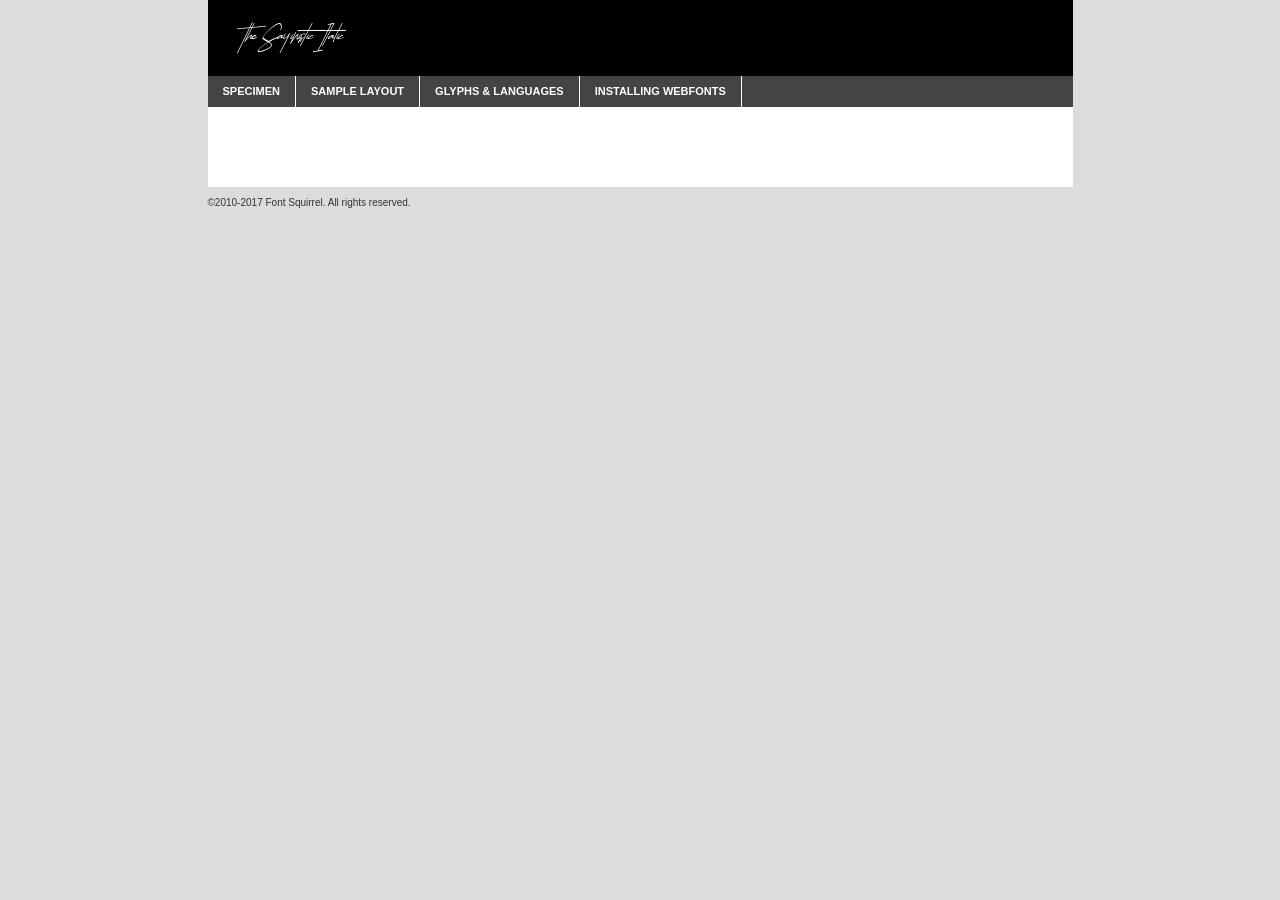
<file: assets/vendors/the-sayinistic-font/the_sayinistic_demo-demo.html>
<!DOCTYPE html PUBLIC "-//W3C//DTD XHTML 1.0 Transitional//EN"
	"http://www.w3.org/TR/xhtml1/DTD/xhtml1-transitional.dtd">

<html xmlns="http://www.w3.org/1999/xhtml" xml:lang="en" lang="en">
<head>
	<meta http-equiv="Content-Type" content="text/html; charset=utf-8" />
	<script src="http://ajax.googleapis.com/ajax/libs/jquery/1.7.2/jquery.min.js" type="text/javascript" charset="utf-8"></script>
	<script type="text/javascript">
	(function($){$.fn.easyTabs=function(option){var param=jQuery.extend({fadeSpeed:"fast",defaultContent:1,activeClass:'active'},option);$(this).each(function(){var thisId="#"+this.id;if(param.defaultContent==''){param.defaultContent=1;}
	if(typeof param.defaultContent=="number")
	{var defaultTab=$(thisId+" .tabs li:eq("+(param.defaultContent-1)+") a").attr('href').substr(1);}else{var defaultTab=param.defaultContent;}
	$(thisId+" .tabs li a").each(function(){var tabToHide=$(this).attr('href').substr(1);$("#"+tabToHide).addClass('easytabs-tab-content');});hideAll();changeContent(defaultTab);function hideAll(){$(thisId+" .easytabs-tab-content").hide();}
	function changeContent(tabId){hideAll();$(thisId+" .tabs li").removeClass(param.activeClass);$(thisId+" .tabs li a[href=#"+tabId+"]").closest('li').addClass(param.activeClass);if(param.fadeSpeed!="none")
	{$(thisId+" #"+tabId).fadeIn(param.fadeSpeed);}else{$(thisId+" #"+tabId).show();}}
	$(thisId+" .tabs li").click(function(){var tabId=$(this).find('a').attr('href').substr(1);changeContent(tabId);return false;});});}})(jQuery);
	</script>
	<link rel="stylesheet" href="specimen_files/specimen_stylesheet.css" type="text/css" charset="utf-8" />
	<link rel="stylesheet" href="stylesheet.css" type="text/css" charset="utf-8" />

	<style type="text/css">
					body{
				font-family: 'the_sayinisticitalic';
							}
		</style>

	<title>The Sayinistic Italic Specimen</title>
	
	
	<script type="text/javascript" charset="utf-8">
		$(document).ready(function() {
			$('#container').easyTabs({defaultContent:1});
		});
	</script>
</head>

<body>
<div id="container">
	<div id="header">
		The Sayinistic Italic	</div>
	<ul class="tabs">
		<li><a href="#specimen">Specimen</a></li>
		<li><a href="#layout">Sample Layout</a></li>
				<li><a href="#glyphs">Glyphs &amp; Languages</a></li>
		<li><a href="#installing">Installing Webfonts</a></li>
		
	</ul>
	
	<div id="main_content">

		
			<div id="specimen">
		
				<div class="section">
					<div class="grid12 firstcol">
						<div class="huge">AaBb</div>
					</div>
				</div>
		
				<div class="section">
					<div class="glyph_range">A&#x200B;B&#x200b;C&#x200b;D&#x200b;E&#x200b;F&#x200b;G&#x200b;H&#x200b;I&#x200b;J&#x200b;K&#x200b;L&#x200b;M&#x200b;N&#x200b;O&#x200b;P&#x200b;Q&#x200b;R&#x200b;S&#x200b;T&#x200b;U&#x200b;V&#x200b;W&#x200b;X&#x200b;Y&#x200b;Z&#x200b;a&#x200b;b&#x200b;c&#x200b;d&#x200b;e&#x200b;f&#x200b;g&#x200b;h&#x200b;i&#x200b;j&#x200b;k&#x200b;l&#x200b;m&#x200b;n&#x200b;o&#x200b;p&#x200b;q&#x200b;r&#x200b;s&#x200b;t&#x200b;u&#x200b;v&#x200b;w&#x200b;x&#x200b;y&#x200b;z&#x200b;1&#x200b;2&#x200b;3&#x200b;4&#x200b;5&#x200b;6&#x200b;7&#x200b;8&#x200b;9&#x200b;0&#x200b;&amp;&#x200b;.&#x200b;,&#x200b;?&#x200b;!&#x200b;&#64;&#x200b;(&#x200b;)&#x200b;#&#x200b;$&#x200b;%&#x200b;*&#x200b;+&#x200b;-&#x200b;=&#x200b;:&#x200b;;</div>
				</div>
				<div class="section">
					<div class="grid12 firstcol">
						<table class="sample_table">
							<tr><td>10</td><td class="size10">abcdefghijklmnopqrstuvwxyzABCDEFGHIJKLMNOPQRSTUVWXYZ0123456789abcdefghijklmnopqrstuvwxyzABCDEFGHIJKLMNOPQRSTUVWXYZ0123456789abcdefghijklmnopqrstuvwxyzABCDEFGHIJKLMNOPQRSTUVWXYZ</td></tr>
							<tr><td>11</td><td class="size11">abcdefghijklmnopqrstuvwxyzABCDEFGHIJKLMNOPQRSTUVWXYZ0123456789abcdefghijklmnopqrstuvwxyzABCDEFGHIJKLMNOPQRSTUVWXYZ0123456789abcdefghijklmnopqrstuvwxyzABCDEFGHIJKLMNOPQRSTUVWXYZ</td></tr>
							<tr><td>12</td><td class="size12">abcdefghijklmnopqrstuvwxyzABCDEFGHIJKLMNOPQRSTUVWXYZ0123456789abcdefghijklmnopqrstuvwxyzABCDEFGHIJKLMNOPQRSTUVWXYZ0123456789abcdefghijklmnopqrstuvwxyzABCDEFGHIJKLMNOPQRSTUVWXYZ</td></tr>
							<tr><td>13</td><td class="size13">abcdefghijklmnopqrstuvwxyzABCDEFGHIJKLMNOPQRSTUVWXYZ0123456789abcdefghijklmnopqrstuvwxyzABCDEFGHIJKLMNOPQRSTUVWXYZ0123456789abcdefghijklmnopqrstuvwxyzABCDEFGHIJKLMNOPQRSTUVWXYZ</td></tr>
							<tr><td>14</td><td class="size14">abcdefghijklmnopqrstuvwxyzABCDEFGHIJKLMNOPQRSTUVWXYZ0123456789abcdefghijklmnopqrstuvwxyzABCDEFGHIJKLMNOPQRSTUVWXYZ0123456789abcdefghijklmnopqrstuvwxyzABCDEFGHIJKLMNOPQRSTUVWXYZ</td></tr>
							<tr><td>16</td><td class="size16">abcdefghijklmnopqrstuvwxyzABCDEFGHIJKLMNOPQRSTUVWXYZ0123456789abcdefghijklmnopqrstuvwxyzABCDEFGHIJKLMNOPQRSTUVWXYZ</td></tr>
							<tr><td>18</td><td class="size18">abcdefghijklmnopqrstuvwxyzABCDEFGHIJKLMNOPQRSTUVWXYZ0123456789abcdefghijklmnopqrstuvwxyzABCDEFGHIJKLMNOPQRSTUVWXYZ</td></tr>
							<tr><td>20</td><td class="size20">abcdefghijklmnopqrstuvwxyzABCDEFGHIJKLMNOPQRSTUVWXYZ0123456789abcdefghijklmnopqrstuvwxyzABCDEFGHIJKLMNOPQRSTUVWXYZ</td></tr>
							<tr><td>24</td><td class="size24">abcdefghijklmnopqrstuvwxyzABCDEFGHIJKLMNOPQRSTUVWXYZ0123456789abcdefghijklmnopqrstuvwxyzABCDEFGHIJKLMNOPQRSTUVWXYZ</td></tr>
							<tr><td>30</td><td class="size30">abcdefghijklmnopqrstuvwxyzABCDEFGHIJKLMNOPQRSTUVWXYZ0123456789abcdefghijklmnopqrstuvwxyzABCDEFGHIJKLMNOPQRSTUVWXYZ</td></tr>
							<tr><td>36</td><td class="size36">abcdefghijklmnopqrstuvwxyzABCDEFGHIJKLMNOPQRSTUVWXYZ0123456789abcdefghijklmnopqrstuvwxyzABCDEFGHIJKLMNOPQRSTUVWXYZ</td></tr>
							<tr><td>48</td><td class="size48">abcdefghijklmnopqrstuvwxyzABCDEFGHIJKLMNOPQRSTUVWXYZ0123456789abcdefghijklmnopqrstuvwxyzABCDEFGHIJKLMNOPQRSTUVWXYZ</td></tr>
							<tr><td>60</td><td class="size60">abcdefghijklmnopqrstuvwxyzABCDEFGHIJKLMNOPQRSTUVWXYZ0123456789abcdefghijklmnopqrstuvwxyzABCDEFGHIJKLMNOPQRSTUVWXYZ</td></tr>
							<tr><td>72</td><td class="size72">abcdefghijklmnopqrstuvwxyzABCDEFGHIJKLMNOPQRSTUVWXYZ0123456789abcdefghijklmnopqrstuvwxyzABCDEFGHIJKLMNOPQRSTUVWXYZ</td></tr>
							<tr><td>90</td><td class="size90">abcdefghijklmnopqrstuvwxyzABCDEFGHIJKLMNOPQRSTUVWXYZ0123456789abcdefghijklmnopqrstuvwxyzABCDEFGHIJKLMNOPQRSTUVWXYZ</td></tr>
						</table>
				
					</div>
			
				</div>
		
		
		
								<div class="section" id="bodycomparison">


										<div id="xheight">
				<div class="fontbody">&#x25FC;&#x25FC;&#x25FC;&#x25FC;&#x25FC;&#x25FC;&#x25FC;&#x25FC;&#x25FC;&#x25FC;&#x25FC;&#x25FC;&#x25FC;&#x25FC;&#x25FC;&#x25FC;&#x25FC;&#x25FC;&#x25FC;&#x25FC;&#x25FC;&#x25FC;&#x25FC;&#x25FC;&#x25FC;&#x25FC;&#x25FC;&#x25FC;&#x25FC;&#x25FC;&#x25FC;&#x25FC;&#x25FC;&#x25FC;&#x25FC;&#x25FC;&#x25FC;&#x25FC;&#x25FC;&#x25FC;&#x25FC;&#x25FC;&#x25FC;&#x25FC;&#x25FC;&#x25FC;&#x25FC;&#x25FC;&#x25FC;&#x25FC;&#x25FC;&#x25FC;&#x25FC;&#x25FC;&#x25FC;&#x25FC;&#x25FC;&#x25FC;&#x25FC;&#x25FC;&#x25FC;&#x25FC;&#x25FC;&#x25FC;&#x25FC;&#x25FC;&#x25FC;&#x25FC;&#x25FC;&#x25FC;&#x25FC;&#x25FC;&#x25FC;&#x25FC;&#x25FC;&#x25FC;&#x25FC;&#x25FC;&#x25FC;&#x25FC;&#x25FC;&#x25FC;&#x25FC;&#x25FC;&#x25FC;&#x25FC;&#x25FC;&#x25FC;&#x25FC;&#x25FC;&#x25FC;&#x25FC;&#x25FC;&#x25FC;&#x25FC;&#x25FC;&#x25FC;&#x25FC;&#x25FC;body</div><div class="arialbody">body</div><div class="verdanabody">body</div><div class="georgiabody">body</div></div>
										<div class="fontbody" style="z-index:1">
											body<span>The Sayinistic Italic</span>
										</div>
										<div class="arialbody" style="z-index:1">
											body<span>Arial</span>
										</div>
										<div class="verdanabody" style="z-index:1">
											body<span>Verdana</span>
										</div>
										<div class="georgiabody" style="z-index:1">
											body<span>Georgia</span>
										</div>



								</div>
		
		
				<div class="section psample psample_row1" id="">
					
					<div class="grid2 firstcol">
						<p class="size10"><span>10.</span>Aenean lacinia bibendum nulla sed consectetur. Fusce dapibus, tellus ac cursus commodo, tortor mauris condimentum nibh, ut fermentum massa justo sit amet risus. Nullam id dolor id nibh ultricies vehicula ut id elit. Cum sociis natoque penatibus et magnis dis parturient montes, nascetur ridiculus mus. Nulla vitae elit libero, a pharetra augue.</p>
			
					</div>
					<div class="grid3">
						<p class="size11"><span>11.</span>Aenean lacinia bibendum nulla sed consectetur. Fusce dapibus, tellus ac cursus commodo, tortor mauris condimentum nibh, ut fermentum massa justo sit amet risus. Nullam id dolor id nibh ultricies vehicula ut id elit. Cum sociis natoque penatibus et magnis dis parturient montes, nascetur ridiculus mus. Nulla vitae elit libero, a pharetra augue.</p>
			
					</div>
					<div class="grid3">
						<p class="size12"><span>12.</span>Aenean lacinia bibendum nulla sed consectetur. Fusce dapibus, tellus ac cursus commodo, tortor mauris condimentum nibh, ut fermentum massa justo sit amet risus. Nullam id dolor id nibh ultricies vehicula ut id elit. Cum sociis natoque penatibus et magnis dis parturient montes, nascetur ridiculus mus. Nulla vitae elit libero, a pharetra augue.</p>
			
					</div>
					<div class="grid4">
						<p class="size13"><span>13.</span>Aenean lacinia bibendum nulla sed consectetur. Fusce dapibus, tellus ac cursus commodo, tortor mauris condimentum nibh, ut fermentum massa justo sit amet risus. Nullam id dolor id nibh ultricies vehicula ut id elit. Cum sociis natoque penatibus et magnis dis parturient montes, nascetur ridiculus mus. Nulla vitae elit libero, a pharetra augue.</p>
			
					</div>
					<div class="white_blend"></div>
					
				</div>
				<div class="section psample psample_row2" id="">
					<div class="grid3 firstcol">
						<p class="size14"><span>14.</span>Aenean lacinia bibendum nulla sed consectetur. Fusce dapibus, tellus ac cursus commodo, tortor mauris condimentum nibh, ut fermentum massa justo sit amet risus. Nullam id dolor id nibh ultricies vehicula ut id elit. Cum sociis natoque penatibus et magnis dis parturient montes, nascetur ridiculus mus. Nulla vitae elit libero, a pharetra augue.</p>
			
					</div>
					<div class="grid4">
						<p class="size16"><span>16.</span>Aenean lacinia bibendum nulla sed consectetur. Fusce dapibus, tellus ac cursus commodo, tortor mauris condimentum nibh, ut fermentum massa justo sit amet risus. Nullam id dolor id nibh ultricies vehicula ut id elit. Cum sociis natoque penatibus et magnis dis parturient montes, nascetur ridiculus mus. Nulla vitae elit libero, a pharetra augue.</p>
			
					</div>
					<div class="grid5">
						<p class="size18"><span>18.</span>Aenean lacinia bibendum nulla sed consectetur. Fusce dapibus, tellus ac cursus commodo, tortor mauris condimentum nibh, ut fermentum massa justo sit amet risus. Nullam id dolor id nibh ultricies vehicula ut id elit. Cum sociis natoque penatibus et magnis dis parturient montes, nascetur ridiculus mus. Nulla vitae elit libero, a pharetra augue.</p>
			
					</div>

					<div class="white_blend"></div>

				</div>
				
				<div class="section psample psample_row3" id="">
					<div class="grid5 firstcol">
						<p class="size20"><span>20.</span>Aenean lacinia bibendum nulla sed consectetur. Fusce dapibus, tellus ac cursus commodo, tortor mauris condimentum nibh, ut fermentum massa justo sit amet risus. Nullam id dolor id nibh ultricies vehicula ut id elit. Cum sociis natoque penatibus et magnis dis parturient montes, nascetur ridiculus mus. Nulla vitae elit libero, a pharetra augue.</p>
					</div>
					<div class="grid7">
						<p class="size24"><span>24.</span>Aenean lacinia bibendum nulla sed consectetur. Fusce dapibus, tellus ac cursus commodo, tortor mauris condimentum nibh, ut fermentum massa justo sit amet risus. Nullam id dolor id nibh ultricies vehicula ut id elit. Cum sociis natoque penatibus et magnis dis parturient montes, nascetur ridiculus mus. Nulla vitae elit libero, a pharetra augue.</p>
					</div>
					
					<div class="white_blend"></div>
					
				</div>
				
				<div class="section psample psample_row4" id="">
					<div class="grid12 firstcol">
						<p class="size30"><span>30.</span>Aenean lacinia bibendum nulla sed consectetur. Fusce dapibus, tellus ac cursus commodo, tortor mauris condimentum nibh, ut fermentum massa justo sit amet risus. Nullam id dolor id nibh ultricies vehicula ut id elit. Cum sociis natoque penatibus et magnis dis parturient montes, nascetur ridiculus mus. Nulla vitae elit libero, a pharetra augue.</p>
					</div>
					<div class="white_blend"></div>
					
				</div>
				
				
				
				<div class="section psample psample_row1 fullreverse">
					<div class="grid2 firstcol">
						<p class="size10"><span>10.</span>Aenean lacinia bibendum nulla sed consectetur. Fusce dapibus, tellus ac cursus commodo, tortor mauris condimentum nibh, ut fermentum massa justo sit amet risus. Nullam id dolor id nibh ultricies vehicula ut id elit. Cum sociis natoque penatibus et magnis dis parturient montes, nascetur ridiculus mus. Nulla vitae elit libero, a pharetra augue.</p>
			
					</div>
					<div class="grid3">
						<p class="size11"><span>11.</span>Aenean lacinia bibendum nulla sed consectetur. Fusce dapibus, tellus ac cursus commodo, tortor mauris condimentum nibh, ut fermentum massa justo sit amet risus. Nullam id dolor id nibh ultricies vehicula ut id elit. Cum sociis natoque penatibus et magnis dis parturient montes, nascetur ridiculus mus. Nulla vitae elit libero, a pharetra augue.</p>
			
					</div>
					<div class="grid3">
						<p class="size12"><span>12.</span>Aenean lacinia bibendum nulla sed consectetur. Fusce dapibus, tellus ac cursus commodo, tortor mauris condimentum nibh, ut fermentum massa justo sit amet risus. Nullam id dolor id nibh ultricies vehicula ut id elit. Cum sociis natoque penatibus et magnis dis parturient montes, nascetur ridiculus mus. Nulla vitae elit libero, a pharetra augue.</p>
			
					</div>
					<div class="grid4">
						<p class="size13"><span>13.</span>Aenean lacinia bibendum nulla sed consectetur. Fusce dapibus, tellus ac cursus commodo, tortor mauris condimentum nibh, ut fermentum massa justo sit amet risus. Nullam id dolor id nibh ultricies vehicula ut id elit. Cum sociis natoque penatibus et magnis dis parturient montes, nascetur ridiculus mus. Nulla vitae elit libero, a pharetra augue.</p>
			
					</div>
					<div class="black_blend"></div>
					
				</div>
				
				<div class="section psample psample_row2 fullreverse">
					<div class="grid3 firstcol">
						<p class="size14"><span>14.</span>Aenean lacinia bibendum nulla sed consectetur. Fusce dapibus, tellus ac cursus commodo, tortor mauris condimentum nibh, ut fermentum massa justo sit amet risus. Nullam id dolor id nibh ultricies vehicula ut id elit. Cum sociis natoque penatibus et magnis dis parturient montes, nascetur ridiculus mus. Nulla vitae elit libero, a pharetra augue.</p>
			
					</div>
					<div class="grid4">
						<p class="size16"><span>16.</span>Aenean lacinia bibendum nulla sed consectetur. Fusce dapibus, tellus ac cursus commodo, tortor mauris condimentum nibh, ut fermentum massa justo sit amet risus. Nullam id dolor id nibh ultricies vehicula ut id elit. Cum sociis natoque penatibus et magnis dis parturient montes, nascetur ridiculus mus. Nulla vitae elit libero, a pharetra augue.</p>
			
					</div>
					<div class="grid5">
						<p class="size18"><span>18.</span>Aenean lacinia bibendum nulla sed consectetur. Fusce dapibus, tellus ac cursus commodo, tortor mauris condimentum nibh, ut fermentum massa justo sit amet risus. Nullam id dolor id nibh ultricies vehicula ut id elit. Cum sociis natoque penatibus et magnis dis parturient montes, nascetur ridiculus mus. Nulla vitae elit libero, a pharetra augue.</p>
			
					</div>
					<div class="black_blend"></div>

				</div>
				
				<div class="section psample fullreverse psample_row3" id="">
					<div class="grid5 firstcol">
						<p class="size20"><span>20.</span>Aenean lacinia bibendum nulla sed consectetur. Fusce dapibus, tellus ac cursus commodo, tortor mauris condimentum nibh, ut fermentum massa justo sit amet risus. Nullam id dolor id nibh ultricies vehicula ut id elit. Cum sociis natoque penatibus et magnis dis parturient montes, nascetur ridiculus mus. Nulla vitae elit libero, a pharetra augue.</p>
					</div>
					<div class="grid7">
						<p class="size24"><span>24.</span>Aenean lacinia bibendum nulla sed consectetur. Fusce dapibus, tellus ac cursus commodo, tortor mauris condimentum nibh, ut fermentum massa justo sit amet risus. Nullam id dolor id nibh ultricies vehicula ut id elit. Cum sociis natoque penatibus et magnis dis parturient montes, nascetur ridiculus mus. Nulla vitae elit libero, a pharetra augue.</p>
					</div>
					
					<div class="black_blend"></div>
					
				</div>
				
				<div class="section psample fullreverse psample_row4" id="" style="border-bottom: 20px #000 solid;">
					<div class="grid12 firstcol">
						<p class="size30"><span>30.</span>Aenean lacinia bibendum nulla sed consectetur. Fusce dapibus, tellus ac cursus commodo, tortor mauris condimentum nibh, ut fermentum massa justo sit amet risus. Nullam id dolor id nibh ultricies vehicula ut id elit. Cum sociis natoque penatibus et magnis dis parturient montes, nascetur ridiculus mus. Nulla vitae elit libero, a pharetra augue.</p>
					</div>
					<div class="black_blend"></div>
					
				</div>
				
				
				
				
			</div>
			
			<div id="layout">
				
				<div class="section">
					
					<div class="grid12 firstcol">
						<h1>Lorem Ipsum Dolor</h1>
						<h2>Etiam porta sem malesuada magna mollis euismod</h2>
						
						<p class="byline">By <a href="#link">Aenean Lacinia</a></p>
					</div>
				</div>
				<div class="section">
					<div class="grid8 firstcol">
						<p class="large">Donec sed odio dui. Morbi leo risus, porta ac consectetur ac, vestibulum at eros. Fusce dapibus, tellus ac cursus commodo, tortor mauris condimentum nibh, ut fermentum massa justo sit amet risus. </p>

						
						<h3>Pellentesque ornare sem</h3>

						<p>Maecenas sed diam eget risus varius blandit sit amet non magna. Maecenas faucibus mollis interdum. Donec ullamcorper nulla non metus auctor fringilla. Nullam id dolor id nibh ultricies vehicula ut id elit. Nullam id dolor id nibh ultricies vehicula ut id elit. </p>

						<p>Aenean eu leo quam. Pellentesque ornare sem lacinia quam venenatis vestibulum. Lorem ipsum dolor sit amet, consectetur adipiscing elit. Cum sociis natoque penatibus et magnis dis parturient montes, nascetur ridiculus mus. </p>

						<p>Nulla vitae elit libero, a pharetra augue. Praesent commodo cursus magna, vel scelerisque nisl consectetur et. Aenean lacinia bibendum nulla sed consectetur. </p>

						<p>Nullam quis risus eget urna mollis ornare vel eu leo. Nullam quis risus eget urna mollis ornare vel eu leo. Maecenas sed diam eget risus varius blandit sit amet non magna. Donec ullamcorper nulla non metus auctor fringilla. </p>

						<h3>Cras mattis consectetur</h3>

						<p>Aenean eu leo quam. Pellentesque ornare sem lacinia quam venenatis vestibulum. Aenean lacinia bibendum nulla sed consectetur. Integer posuere erat a ante venenatis dapibus posuere velit aliquet. Cras mattis consectetur purus sit amet fermentum. </p>

						<p>Nullam id dolor id nibh ultricies vehicula ut id elit. Nullam quis risus eget urna mollis ornare vel eu leo. Cras mattis consectetur purus sit amet fermentum.</p>
					</div>
					
					<div class="grid4 sidebar">
						
						<div class="box reverse">
							<p class="last">Nullam quis risus eget urna mollis ornare vel eu leo. Donec ullamcorper nulla non metus auctor fringilla. Cras mattis consectetur purus sit amet fermentum. Sed posuere consectetur est at lobortis. Lorem ipsum dolor sit amet, consectetur adipiscing elit. </p>
						</div>
						
						<p class="caption">Maecenas sed diam eget risus varius.</p>

						<p>Vestibulum id ligula porta felis euismod semper. Integer posuere erat a ante venenatis dapibus posuere velit aliquet. Vestibulum id ligula porta felis euismod semper. Sed posuere consectetur est at lobortis. Maecenas sed diam eget risus varius blandit sit amet non magna. Fusce dapibus, tellus ac cursus commodo, tortor mauris condimentum nibh, ut fermentum massa justo sit amet risus. </p>

					

						<p>Duis mollis, est non commodo luctus, nisi erat porttitor ligula, eget lacinia odio sem nec elit. Aenean lacinia bibendum nulla sed consectetur. Vivamus sagittis lacus vel augue laoreet rutrum faucibus dolor auctor. Aenean lacinia bibendum nulla sed consectetur. Nullam quis risus eget urna mollis ornare vel eu leo. </p>

						<p>Praesent commodo cursus magna, vel scelerisque nisl consectetur et. Donec ullamcorper nulla non metus auctor fringilla. Maecenas faucibus mollis interdum. Fusce dapibus, tellus ac cursus commodo, tortor mauris condimentum nibh, ut fermentum massa justo sit amet risus. </p>

					</div>
				</div>
				
			</div>


			



		<div id="glyphs">
			<div class="section">
				<div class="grid12 firstcol">
			
				<h1>Language Support</h1>
				<p>The subset of The Sayinistic Italic in this kit supports the following languages:<br />
			
					English, Arrernte, Bislama, Cebuano, Fijian, Gilbertese, Hmong, Ibanag, Iloko_ilokano, Interglossa_glosa, Interlingua, Lojban, Norfolk_pitcairnese, Oromo, Rotokas, Seychelles_creole, Shona, Somali, Southern_ndebele, Swahili, Swati_swazi, Tok_pisin, Warlpiri, Xhosa, Zulu, Latinbasic, Demo				</p>
				<h1>Glyph Chart</h1>
				<p>The subset of The Sayinistic Italic in this kit includes all the glyphs listed below. Unicode entities are included above each glyph to help you insert individual characters into your layout.</p>
				<div id="glyph_chart">
			
																														 <div><p>&amp;#13;</p>&#13;</div>
																				 <div><p>&amp;#32;</p>&#32;</div>
																				 <div><p>&amp;#65;</p>&#65;</div>
																				 <div><p>&amp;#66;</p>&#66;</div>
																				 <div><p>&amp;#67;</p>&#67;</div>
																				 <div><p>&amp;#68;</p>&#68;</div>
																				 <div><p>&amp;#69;</p>&#69;</div>
																				 <div><p>&amp;#70;</p>&#70;</div>
																				 <div><p>&amp;#71;</p>&#71;</div>
																				 <div><p>&amp;#72;</p>&#72;</div>
																				 <div><p>&amp;#73;</p>&#73;</div>
																				 <div><p>&amp;#74;</p>&#74;</div>
																				 <div><p>&amp;#75;</p>&#75;</div>
																				 <div><p>&amp;#76;</p>&#76;</div>
																				 <div><p>&amp;#77;</p>&#77;</div>
																				 <div><p>&amp;#78;</p>&#78;</div>
																				 <div><p>&amp;#79;</p>&#79;</div>
																				 <div><p>&amp;#80;</p>&#80;</div>
																				 <div><p>&amp;#81;</p>&#81;</div>
																				 <div><p>&amp;#82;</p>&#82;</div>
																				 <div><p>&amp;#83;</p>&#83;</div>
																				 <div><p>&amp;#84;</p>&#84;</div>
																				 <div><p>&amp;#85;</p>&#85;</div>
																				 <div><p>&amp;#86;</p>&#86;</div>
																				 <div><p>&amp;#87;</p>&#87;</div>
																				 <div><p>&amp;#88;</p>&#88;</div>
																				 <div><p>&amp;#89;</p>&#89;</div>
																				 <div><p>&amp;#90;</p>&#90;</div>
																				 <div><p>&amp;#97;</p>&#97;</div>
																				 <div><p>&amp;#98;</p>&#98;</div>
																				 <div><p>&amp;#99;</p>&#99;</div>
																				 <div><p>&amp;#100;</p>&#100;</div>
																				 <div><p>&amp;#101;</p>&#101;</div>
																				 <div><p>&amp;#102;</p>&#102;</div>
																				 <div><p>&amp;#103;</p>&#103;</div>
																				 <div><p>&amp;#104;</p>&#104;</div>
																				 <div><p>&amp;#105;</p>&#105;</div>
																				 <div><p>&amp;#106;</p>&#106;</div>
																				 <div><p>&amp;#107;</p>&#107;</div>
																				 <div><p>&amp;#108;</p>&#108;</div>
																				 <div><p>&amp;#109;</p>&#109;</div>
																				 <div><p>&amp;#110;</p>&#110;</div>
																				 <div><p>&amp;#111;</p>&#111;</div>
																				 <div><p>&amp;#112;</p>&#112;</div>
																				 <div><p>&amp;#113;</p>&#113;</div>
																				 <div><p>&amp;#114;</p>&#114;</div>
																				 <div><p>&amp;#115;</p>&#115;</div>
																				 <div><p>&amp;#116;</p>&#116;</div>
																				 <div><p>&amp;#117;</p>&#117;</div>
																				 <div><p>&amp;#118;</p>&#118;</div>
																				 <div><p>&amp;#119;</p>&#119;</div>
																				 <div><p>&amp;#120;</p>&#120;</div>
																				 <div><p>&amp;#121;</p>&#121;</div>
																				 <div><p>&amp;#122;</p>&#122;</div>
																				 <div><p>&amp;#160;</p>&#160;</div>
																				 <div><p>&amp;#8192;</p>&#8192;</div>
																				 <div><p>&amp;#8193;</p>&#8193;</div>
																				 <div><p>&amp;#8194;</p>&#8194;</div>
																				 <div><p>&amp;#8195;</p>&#8195;</div>
																				 <div><p>&amp;#8196;</p>&#8196;</div>
																				 <div><p>&amp;#8197;</p>&#8197;</div>
																				 <div><p>&amp;#8198;</p>&#8198;</div>
																				 <div><p>&amp;#8199;</p>&#8199;</div>
																				 <div><p>&amp;#8200;</p>&#8200;</div>
																				 <div><p>&amp;#8201;</p>&#8201;</div>
																				 <div><p>&amp;#8202;</p>&#8202;</div>
																				 <div><p>&amp;#8239;</p>&#8239;</div>
																				 <div><p>&amp;#8287;</p>&#8287;</div>
																				 <div><p>&amp;#9724;</p>&#9724;</div>
																																						</div>	
				</div>
		
		
			</div>
		</div>
		
		
		<div id="specs">
			
		</div>
	
		<div id="installing">
			<div class="section">
				<div class="grid7 firstcol">
					<h1>Installing Webfonts</h1>
					
					<p>Webfonts are supported by all major browser platforms but not all in the same way. There are currently four different font formats that must be included in order to target all browsers. This includes TTF, WOFF, EOT and SVG.</p>
					
					<h2>1. Upload your webfonts</h2>
					<p>You must upload your webfont kit to your website. They should be in or near the same directory as your CSS files.</p>
					
					<h2>2. Include the webfont stylesheet</h2>
					<p>A special CSS @font-face declaration helps the various browsers select the appropriate font it needs without causing you a bunch of headaches. Learn more about this syntax by reading the <a href="https://www.fontspring.com/blog/further-hardening-of-the-bulletproof-syntax">Fontspring blog post</a> about it. The code for it is as follows:</p>


<code>
@font-face{ 
	font-family: 'MyWebFont';
	src: url('WebFont.eot');
	src: url('WebFont.eot?#iefix') format('embedded-opentype'),
	     url('WebFont.woff') format('woff'),
	     url('WebFont.ttf') format('truetype'),
	     url('WebFont.svg#webfont') format('svg');
}
</code>

	<p>We've already gone ahead and generated the code for you. All you have to do is link to the stylesheet in your HTML, like this:</p>
	<code>&lt;link rel=&quot;stylesheet&quot; href=&quot;stylesheet.css&quot; type=&quot;text/css&quot; charset=&quot;utf-8&quot; /&gt;</code>

					<h2>3. Modify your own stylesheet</h2>
					<p>To take advantage of your new fonts, you must tell your stylesheet to use them. Look at the original @font-face declaration above and find the property called "font-family." The name linked there will be what you use to reference the font. Prepend that webfont name to the font stack in the "font-family" property, inside the selector you want to change. For example:</p>
<code>p { font-family: 'WebFont', Arial, sans-serif; }</code>

<h2>4. Test</h2>
<p>Getting webfonts to work cross-browser <em>can</em> be tricky. Use the information in the sidebar to help you if you find that fonts aren't loading in a particular browser.</p>
				</div>
				
				<div class="grid5 sidebar">
					<div class="box">
						<h2>Troubleshooting<br />Font-Face Problems</h2>
						<p>Having trouble getting your webfonts to load in your new website? Here are some tips to sort out what might be the problem.</p>

						<h3>Fonts not showing in any browser</h3>

						<p>This sounds like you need to work on the plumbing. You either did not upload the fonts to the correct directory, or you did not link the fonts properly in the CSS. If you've confirmed that all this is correct and you still have a problem, take a look at your .htaccess file and see if requests are getting intercepted.</p>

						<h3>Fonts not loading in iPhone or iPad</h3>

						<p>The most common problem here is that you are serving the fonts from an IIS server. IIS refuses to serve files that have unknown MIME types. If that is the case, you must set the MIME type for SVG to "image/svg+xml" in the server settings. Follow these instructions from Microsoft if you need help.</p>

						<h3>Fonts not loading in Firefox</h3>

						<p>The primary reason for this failure? You are still using a version Firefox older than 3.5. So upgrade already! If that isn't it, then you are very likely serving fonts from a different domain. Firefox requires that all font assets be served from the same domain. Lastly it is possible that you need to add WOFF to your list of MIME types (if you are serving via IIS.)</p>

						<h3>Fonts not loading in IE</h3>

						<p>Are you looking at Internet Explorer on an actual Windows machine or are you cheating by using a service like Adobe BrowserLab? Many of these screenshot services do not render @font-face for IE. Best to test it on a real machine.</p>

						<h3>Fonts not loading in IE9</h3>

						<p>IE9, like Firefox, requires that fonts be served from the same domain as the website. Make sure that is the case.</p>
					</div>
				</div>
			</div>
			
		</div>
	
	</div>
	<div id="footer">
		<p>&copy;2010-2017 Font Squirrel. All rights reserved.</p>
	</div>
</div>
</body>
</html>
</file>
<file: assets/css/site.css>
/* Navkar City — Light Elegant theme (palette taken from the Navkar logo) */
:root{
  --bg:#fbf8f4;
  --bg-2:#f4ede4;
  --card:#ffffff;
  --ink:#14233a;
  --muted:#5d6878;
  --line:#e8dfd2;
  --crimson:#a31f24;
  --crimson-d:#821519;
  --blue:#1e94d6;
  --blue-d:#2b5a8e;
  --orange:#f58a4b;
  --tan:#ce9060;
  --grad:linear-gradient(135deg,#2b5a8e 0%,#a31f24 100%);
  --grad-warm:linear-gradient(135deg,#f58a4b,#ce9060);
  --r:18px;
  --shadow:0 18px 50px -20px rgba(20,35,58,.28);
  --serif:'Playfair Display',Georgia,serif;
  --sans:'Inter',system-ui,-apple-system,Segoe UI,sans-serif;
}
*{box-sizing:border-box;margin:0;padding:0}
html{scroll-behavior:smooth;scroll-padding-top:84px}
body{font-family:var(--sans);background:var(--bg);color:var(--ink);line-height:1.65;overflow-x:hidden;-webkit-font-smoothing:antialiased}
img{max-width:100%;display:block}
a{color:inherit;text-decoration:none}
ul{list-style:none}
.wrap{width:min(1200px,100% - 40px);margin-inline:auto}
section{padding:110px 0;position:relative}
.eyebrow{display:inline-flex;align-items:center;gap:10px;font-size:.78rem;font-weight:600;letter-spacing:.22em;text-transform:uppercase;color:var(--crimson)}
.eyebrow::before{content:"";width:34px;height:2px;background:var(--grad-warm)}
h1,h2,h3{font-family:var(--serif);font-weight:600;line-height:1.15;color:var(--ink)}
h2{font-size:clamp(2rem,4vw,3.1rem);margin:14px 0 16px}
h2 em,h1 em{font-style:italic;background:var(--grad);-webkit-background-clip:text;background-clip:text;color:transparent}
.lead{color:var(--muted);font-size:1.08rem;max-width:620px}
.center{text-align:center}.center .lead{margin-inline:auto}.center .eyebrow{justify-content:center}

/* buttons */
.btn{display:inline-flex;align-items:center;gap:10px;padding:14px 30px;border-radius:999px;font-weight:600;font-size:.95rem;border:0;cursor:pointer;transition:.35s;position:relative;overflow:hidden;font-family:var(--sans)}
.btn-primary{background:var(--crimson);color:#fff;box-shadow:0 12px 30px -10px rgba(163,31,36,.6)}
.btn-primary:hover{background:var(--crimson-d);transform:translateY(-3px)}
.btn-primary::after{content:"";position:absolute;inset:0;background:linear-gradient(120deg,transparent 30%,rgba(255,255,255,.35),transparent 70%);transform:translateX(-120%);transition:.7s}
.btn-primary:hover::after{transform:translateX(120%)}
.btn-ghost{background:rgba(255,255,255,.7);color:var(--ink);border:1.5px solid var(--ink);backdrop-filter:blur(6px)}
.btn-ghost:hover{background:var(--ink);color:#fff;transform:translateY(-3px)}

/* header */
header{position:fixed;inset:0 0 auto 0;z-index:100;transition:.4s;padding:10px 0}
header:not(.scrolled){background:rgba(251,248,244,.8);backdrop-filter:blur(10px)}
header.scrolled{background:rgba(251,248,244,.92);backdrop-filter:blur(14px);box-shadow:0 8px 30px -18px rgba(20,35,58,.35);padding:8px 0}
.nav{display:flex;align-items:center;justify-content:space-between;gap:20px}
.logo img{height:78px;width:auto;transition:.4s;filter:drop-shadow(0 2px 6px rgba(20,35,58,.12))}
header.scrolled .logo img{height:60px}
.menu{display:flex;gap:32px;align-items:center}
.menu a{font-size:.92rem;font-weight:500;position:relative;padding:6px 0}
.menu a::after{content:"";position:absolute;left:0;bottom:0;height:2px;width:0;background:var(--crimson);transition:.35s}
.menu a:hover::after,.menu a.active::after{width:100%}
.nav .btn{padding:11px 24px}
.burger{display:none;background:none;border:0;width:42px;height:42px;cursor:pointer;position:relative}
.burger span{position:absolute;left:9px;right:9px;height:2px;background:var(--ink);transition:.3s}
.burger span:nth-child(1){top:14px}.burger span:nth-child(2){top:20px}.burger span:nth-child(3){top:26px}
.burger.open span:nth-child(1){top:20px;transform:rotate(45deg)}
.burger.open span:nth-child(2){opacity:0}
.burger.open span:nth-child(3){top:20px;transform:rotate(-45deg)}

/* hero */
.hero{min-height:100vh;display:flex;align-items:center;padding:140px 0 90px;overflow:hidden;background:var(--bg)}
.hero-bg{position:absolute;inset:0;background:#8fc3ee url(../images/why-choose.jpg) no-repeat 34vw center/auto 104%;transform-origin:70% 60%;transform:scale(1.04);animation:kb 22s ease-in-out infinite alternate}
.hero::before{content:"";position:absolute;inset:0;z-index:1;background:linear-gradient(100deg,rgba(251,248,244,1) 0%,rgba(251,248,244,.97) 34%,rgba(251,248,244,.55) 50%,rgba(251,248,244,.05) 68%,rgba(251,248,244,0) 100%)}
@keyframes kb{to{transform:scale(1.12)}}
.hero .wrap{position:relative;z-index:2}
.hero-copy{max-width:640px}
.hero h1{font-size:clamp(2.3rem,4.8vw,4.2rem);margin:18px 0 22px}
.hero h1 .line{display:block;overflow:hidden}
.hero h1 .line>span{display:block;transform:translateY(110%);animation:rise 1s cubic-bezier(.2,.8,.2,1) forwards}
.hero h1 .line:nth-child(2)>span{animation-delay:.15s}
.hero h1 .line:nth-child(3)>span{animation-delay:.3s}
@keyframes rise{to{transform:none}}
.hero p.lead{margin-bottom:34px}
.hero-cta{display:flex;gap:14px;flex-wrap:wrap}
.fade-up{opacity:0;transform:translateY(24px);animation:fadeUp .9s .5s forwards}
@keyframes fadeUp{to{opacity:1;transform:none}}
.offer-card{position:absolute;right:max(20px,calc((100vw - 1200px)/2));bottom:80px;z-index:3;background:rgba(255,255,255,.88);backdrop-filter:blur(14px);border:1px solid var(--line);border-radius:var(--r);padding:26px 30px;box-shadow:var(--shadow);width:310px;animation:float 6s ease-in-out infinite}
@keyframes float{50%{transform:translateY(-12px)}}
.offer-card small{color:var(--muted);font-size:.78rem;letter-spacing:.12em;text-transform:uppercase}
.offer-card .price{font-family:var(--serif);font-size:2.5rem;font-weight:700;color:var(--crimson);line-height:1.1;margin:4px 0}
.offer-card .price sup{font-size:1rem;color:var(--muted)}
.offer-card p{font-size:.84rem;color:var(--muted)}
.offer-card .tag{display:inline-block;margin-top:12px;padding:6px 14px;border-radius:999px;background:var(--grad-warm);color:#fff;font-size:.78rem;font-weight:600}
.scroll-cue{position:absolute;left:50%;bottom:24px;transform:translateX(-50%);z-index:3;width:24px;height:40px;border:2px solid var(--ink);border-radius:14px;opacity:.55}
.scroll-cue::after{content:"";position:absolute;left:50%;top:7px;width:4px;height:8px;margin-left:-2px;border-radius:2px;background:var(--ink);animation:wheel 1.6s infinite}
@keyframes wheel{0%{opacity:1;transform:translateY(0)}100%{opacity:0;transform:translateY(14px)}}

/* stats strip */
.stats{padding:0;margin-top:-1px;background:var(--ink);color:#fff}
.stats-grid{display:grid;grid-template-columns:repeat(4,1fr)}
.stat{padding:38px 20px;text-align:center;border-right:1px solid rgba(255,255,255,.12)}
.stat:last-child{border:0}
.stat b{display:block;font-family:var(--serif);font-size:2.4rem;font-weight:600;color:var(--orange)}
.stat span{font-size:.85rem;letter-spacing:.1em;text-transform:uppercase;opacity:.75}

/* overview */
.split{display:grid;grid-template-columns:1.05fr 1fr;gap:70px;align-items:center}
.img-stack{position:relative}
.img-stack .main{border-radius:var(--r);box-shadow:var(--shadow);width:100%;aspect-ratio:4/3.2;object-fit:cover}
.img-stack .badge{position:absolute;right:-22px;bottom:-26px;width:150px;height:150px;border-radius:50%;background:var(--grad);color:#fff;display:grid;place-content:center;text-align:center;font-size:.8rem;box-shadow:var(--shadow);animation:spin-in 1s both}
.badge b{font-family:var(--serif);font-size:1.7rem;line-height:1.1;display:block}
.img-stack::before{content:"";position:absolute;left:-18px;top:-18px;width:55%;height:55%;border:2px solid var(--tan);border-radius:var(--r);z-index:-1}
.points{display:grid;grid-template-columns:1fr 1fr;gap:16px;margin:30px 0 36px}
.points li{display:flex;gap:12px;align-items:flex-start;font-weight:500;font-size:.95rem}
.points svg,.ico{flex:none;width:22px;height:22px;stroke:var(--crimson);fill:none;stroke-width:2;stroke-linecap:round;stroke-linejoin:round;margin-top:2px}

/* offer / payment */
.offer{background:var(--bg-2);overflow:hidden}
.plan{display:grid;grid-template-columns:1fr 1fr;gap:40px;margin-top:56px;align-items:stretch}
.plan-card{background:var(--card);border-radius:var(--r);padding:40px;box-shadow:var(--shadow);border:1px solid var(--line);transition:.4s}
.plan-card:hover{transform:translateY(-8px)}
.plan-card h3{font-size:1.5rem;margin-bottom:6px}
.ratio{font-family:var(--serif);font-size:5.4rem;font-weight:700;line-height:1;background:var(--grad);-webkit-background-clip:text;background-clip:text;color:transparent}
.bar{display:flex;height:16px;border-radius:99px;overflow:hidden;margin:26px 0 12px;background:var(--line)}
.bar i{display:block;width:0;transition:width 1.6s cubic-bezier(.2,.8,.2,1)}
.bar i:first-child{background:var(--orange)}.bar i:last-child{background:var(--blue-d)}
.in .bar i:first-child{width:10%}.in .bar i:last-child{width:90%}
.bar-lbl{display:flex;justify-content:space-between;font-size:.85rem;color:var(--muted);font-weight:500}
.fine{font-size:.78rem;color:var(--muted);margin-top:18px}

/* floor plans */
.tabs{display:flex;justify-content:center;gap:10px;margin:42px 0 36px;flex-wrap:wrap}
.tab{padding:12px 28px;border-radius:999px;border:1.5px solid var(--line);background:var(--card);cursor:pointer;font-weight:600;font-size:.92rem;transition:.3s;font-family:var(--sans);color:var(--ink)}
.tab.on,.tab:hover{background:var(--crimson);border-color:var(--crimson);color:#fff}
.panel{display:none;grid-template-columns:1.3fr 1fr;gap:50px;align-items:center;animation:fadeUp .6s forwards}
.panel.on{display:grid}
.plan-img{background:var(--card);border:1px solid var(--line);border-radius:var(--r);padding:16px;box-shadow:var(--shadow);cursor:zoom-in;overflow:hidden}
.plan-img img{width:100%;border-radius:10px;transition:transform .6s}
.plan-img:hover img{transform:scale(1.04)}
.panel h3{font-size:2rem;margin-bottom:10px}
.panel ul{margin:22px 0 28px;display:grid;gap:12px}
.panel li{display:flex;gap:12px;align-items:center;font-weight:500}

/* amenities */
.amen{background:var(--ink);color:#fff;overflow:hidden}
.amen h2,.amen .eyebrow{color:#fff}.amen .eyebrow{color:var(--orange)}
.amen .lead{color:rgba(255,255,255,.7)}
.amen-grid{display:grid;grid-template-columns:repeat(4,1fr);gap:22px;margin-top:56px}
.am{padding:34px 24px;border-radius:var(--r);background:rgba(255,255,255,.05);border:1px solid rgba(255,255,255,.1);text-align:center;transition:.4s;position:relative;overflow:hidden}
.am::before{content:"";position:absolute;inset:0;background:var(--grad);opacity:0;transition:.4s}
.am:hover::before{opacity:.9}.am:hover{transform:translateY(-8px)}
.am>*{position:relative}
.am svg{width:46px;height:46px;stroke:var(--orange);fill:none;stroke-width:1.5;stroke-linecap:round;stroke-linejoin:round;margin:0 auto 16px;transition:.4s}
.am:hover svg{stroke:#fff;transform:scale(1.15) rotate(-6deg)}
.am h4{font-size:1rem;font-weight:600}

/* gallery */
.gal{columns:3;column-gap:18px;margin-top:50px}
.gal a{display:block;margin-bottom:18px;border-radius:var(--r);overflow:hidden;position:relative;cursor:zoom-in;break-inside:avoid}
.gal img{width:100%;transition:transform .8s}
.gal a::after{content:"+";position:absolute;inset:0;display:grid;place-content:center;font-size:2.6rem;color:#fff;background:rgba(20,35,58,.45);opacity:0;transition:.4s}
.gal a:hover::after{opacity:1}.gal a:hover img{transform:scale(1.08)}
.note-ai{font-size:.78rem;color:var(--muted);margin-top:14px;text-align:center}

/* location */
.loc{background:var(--bg-2)}
.map{border-radius:var(--r);overflow:hidden;box-shadow:var(--shadow);border:1px solid var(--line);min-height:420px}
.map iframe{width:100%;height:100%;min-height:420px;border:0}
.addr{display:grid;gap:18px;margin:26px 0}
.addr div{display:flex;gap:14px;align-items:flex-start}

/* CTA + contact */
.cta{background:var(--grad);color:#fff;text-align:center;padding:90px 0;overflow:hidden}
.cta h2{color:#fff}.cta .lead{color:rgba(255,255,255,.85);margin:0 auto 32px}
.cta::before,.cta::after{content:"";position:absolute;border-radius:50%;background:rgba(255,255,255,.08);animation:float 9s ease-in-out infinite}
.cta::before{width:340px;height:340px;left:-80px;top:-100px}
.cta::after{width:260px;height:260px;right:-60px;bottom:-90px;animation-delay:2s}
.cta .wrap{position:relative;z-index:1}
.cta .btn-primary{background:#fff;color:var(--crimson)}
.contact-grid{display:grid;grid-template-columns:1fr 1.1fr;gap:60px;align-items:start}
.cbox{display:grid;gap:18px;margin-top:28px}
.cbox a{display:flex;gap:16px;align-items:center;padding:18px 22px;background:var(--card);border:1px solid var(--line);border-radius:14px;transition:.3s;font-weight:500}
.cbox a:hover{transform:translateX(8px);border-color:var(--crimson)}
.cbox svg{width:24px;height:24px;stroke:var(--crimson);fill:none;stroke-width:2;stroke-linecap:round;stroke-linejoin:round;flex:none}
form.enq{background:var(--card);border-radius:var(--r);padding:38px;box-shadow:var(--shadow);border:1px solid var(--line);display:grid;gap:16px}
form.enq h3{font-size:1.6rem}
.f-row{display:grid;grid-template-columns:110px 1fr;gap:12px}
form input,form select,form textarea{width:100%;padding:14px 16px;border:1.5px solid var(--line);border-radius:12px;font:inherit;background:var(--bg);color:var(--ink);transition:.3s}
form input:focus,form select:focus,form textarea:focus{outline:0;border-color:var(--crimson);box-shadow:0 0 0 4px rgba(163,31,36,.1)}
form textarea{resize:vertical;min-height:90px}
.hp{position:absolute;left:-9999px}
.consent{font-size:.78rem;color:var(--muted)}

/* footer */
footer{background:var(--ink);color:rgba(255,255,255,.75);padding:70px 0 30px;font-size:.9rem}
.f-grid{display:grid;grid-template-columns:1.4fr 1fr 1.2fr;gap:50px}
footer .logo-box{background:#fff;display:inline-block;padding:10px 16px;border-radius:12px;margin-bottom:18px}
footer .logo-box img{height:48px}
footer h5{color:#fff;font-size:1rem;margin-bottom:16px;font-family:var(--serif)}
footer li{margin-bottom:9px}
.rera{margin-top:40px;padding-top:26px;border-top:1px solid rgba(255,255,255,.14);font-size:.8rem;line-height:1.8}
.copy{margin-top:20px;font-size:.8rem;opacity:.7;display:flex;justify-content:space-between;flex-wrap:wrap;gap:10px}

/* floating dock */
.dock{position:fixed;right:18px;bottom:22px;z-index:90;display:grid;gap:12px}
.dock a{width:54px;height:54px;border-radius:50%;display:grid;place-content:center;color:#fff;box-shadow:0 12px 26px -8px rgba(0,0,0,.4);transition:.3s}
.dock a:hover{transform:scale(1.12)}
.dock .wa{background:#25a244}.dock .ph{background:var(--crimson)}
.dock svg{width:26px;height:26px;fill:none;stroke:#fff;stroke-width:2;stroke-linecap:round;stroke-linejoin:round}

/* lightbox */
.lb{position:fixed;inset:0;background:rgba(10,18,32,.92);z-index:200;display:none;place-content:center;padding:30px;cursor:zoom-out}
.lb.open{display:grid;animation:fadeUp .3s forwards}
.lb img{max-width:92vw;max-height:88vh;border-radius:10px;background:#fff}

/* reveal on scroll */
.rv{opacity:0;transform:translateY(40px);transition:opacity .9s ease,transform .9s cubic-bezier(.2,.8,.2,1)}
.rv.in{opacity:1;transform:none}
.rv.l{transform:translateX(-50px)}.rv.r{transform:translateX(50px)}.rv.l.in,.rv.r.in{transform:none}
.d1{transition-delay:.1s}.d2{transition-delay:.2s}.d3{transition-delay:.3s}.d4{transition-delay:.4s}

@media (max-width:1000px){
  section{padding:80px 0}
  .split,.plan,.panel.on,.contact-grid,.f-grid{grid-template-columns:1fr;gap:40px}
  .amen-grid{grid-template-columns:repeat(2,1fr)}
  .stats-grid{grid-template-columns:repeat(2,1fr)}
  .stat:nth-child(2){border-right:0}.stat:nth-child(-n+2){border-bottom:1px solid rgba(255,255,255,.12)}
  .gal{columns:2}
  .offer-card{position:relative;margin-top:40px;width:100%;max-width:340px}
  .hero::before{background:linear-gradient(180deg,rgba(251,248,244,.96),rgba(251,248,244,.75))}
  .img-stack .badge{right:10px;bottom:-30px}
  .burger{display:block}
  .menu{position:fixed;inset:0 0 0 30%;background:var(--bg);flex-direction:column;justify-content:center;gap:26px;transform:translateX(100%);transition:.45s;box-shadow:-20px 0 50px -20px rgba(0,0,0,.3)}
  .menu.open{transform:none}.menu a{font-size:1.15rem}
  .nav>.btn{display:none}
  .burger{position:relative;z-index:120}
}
@media (max-width:560px){
  .points{grid-template-columns:1fr}
  .gal{columns:1}.amen-grid{grid-template-columns:1fr 1fr;gap:14px}
  .am{padding:26px 14px}
  .f-row{grid-template-columns:96px 1fr}
  form.enq{padding:26px}
  .logo img{height:56px}
}
/* reduced-motion override removed: animations run on every device */
</file>
<file: assets/css/fx.css>
/* Effects layer — loaded after site.css */

/* ---------- preloader ---------- */
#pre{position:fixed;inset:0;z-index:999;background:var(--bg);display:grid;place-content:center;justify-items:center;gap:26px;
  transition:transform 1.1s cubic-bezier(.76,0,.24,1),border-radius 1.1s;border-radius:0}
#pre.done{transform:translateY(-101%);border-radius:0 0 50% 50%/0 0 16vh 16vh}
#pre img{width:min(300px,64vw);animation:preLogo 1.4s cubic-bezier(.2,.8,.2,1) both}
#pre.done img{opacity:0;transition:.4s}
#pre .bar-w{width:min(260px,60vw);height:3px;background:var(--line);border-radius:9px;overflow:hidden}
#pre i{display:block;height:100%;background:var(--grad);transform:scaleX(0);transform-origin:left}
@keyframes preLogo{from{opacity:0;transform:scale(.8) translateY(20px);filter:blur(10px)}to{opacity:1;transform:none;filter:none}}
html:not(.js) #pre{display:none}

/* ---------- scroll progress / dots / top button ---------- */
.progress{position:fixed;top:0;left:0;right:0;height:4px;z-index:150;pointer-events:none}
.progress i{display:block;height:100%;background:linear-gradient(90deg,var(--blue),var(--orange),var(--crimson));transform:scaleX(0);transform-origin:left}
.dots{position:fixed;right:22px;top:50%;translate:0 -50%;z-index:80;display:grid;gap:14px}
.dots a{position:relative;width:11px;height:11px;border-radius:50%;border:2px solid var(--ink);opacity:.35;transition:.35s;display:block}
.dots.light a{border-color:#fff}
.dots a.on{background:var(--crimson);border-color:var(--crimson);opacity:1;transform:scale(1.35)}
.dots.light a.on{background:var(--orange);border-color:var(--orange)}
.dots a::before{content:attr(data-l);position:absolute;right:24px;top:50%;translate:10px -50%;font-size:.72rem;font-weight:600;letter-spacing:.1em;text-transform:uppercase;white-space:nowrap;background:var(--ink);color:#fff;padding:5px 12px;border-radius:99px;opacity:0;pointer-events:none;transition:.3s}
.dots a:hover{opacity:1}.dots a:hover::before{opacity:1;translate:0 -50%}
.top{position:fixed;right:18px;bottom:158px;z-index:90;width:48px;height:48px;border-radius:50%;border:1.5px solid var(--ink);background:rgba(255,255,255,.85);backdrop-filter:blur(8px);cursor:pointer;display:grid;place-content:center;opacity:0;translate:0 20px;pointer-events:none;transition:.4s}
.top.show{opacity:1;translate:0 0;pointer-events:auto}
.top:hover{background:var(--ink)}.top:hover svg{stroke:#fff}
.top svg{width:20px;height:20px;stroke:var(--ink);fill:none;stroke-width:2.2;stroke-linecap:round;stroke-linejoin:round;transition:.3s}

/* ---------- cursor ---------- */
.cur-dot,.cur-ring{position:fixed;left:0;top:0;pointer-events:none;z-index:1000;display:none}
body.has-cur .cur-dot,body.has-cur .cur-ring{display:block}
.cur-dot{width:7px;height:7px;margin:-3.5px 0 0 -3.5px;border-radius:50%;background:var(--crimson)}
.cur-ring{width:40px;height:40px;margin:-20px 0 0 -20px;border-radius:50%;border:1.5px solid var(--crimson);transition:width .3s,height .3s,margin .3s,background .3s,border-color .3s;display:none}
.cur-ring.hov{width:66px;height:66px;margin:-33px 0 0 -33px;background:rgba(163,31,36,.1)}
.cur-ring.zoom{background:rgba(255,255,255,.55);border-color:var(--ink)}
.cur-ring.zoom::after{content:"+";position:absolute;inset:0;display:grid;place-content:center;font-size:1.6rem;color:var(--ink)}

/* ---------- reveal: translate instead of transform so tilt can use transform ---------- */
.rv{transform:none;translate:0 46px;transition:opacity .9s ease,translate 1s cubic-bezier(.2,.8,.2,1),transform .3s ease-out}
.rv.in{translate:0 0}
.rv.l{translate:-70px 0}.rv.r{translate:70px 0}.rv.l.in,.rv.r.in{translate:0 0}
.rv.done{transition-delay:0s}

/* ---------- word-mask split text ---------- */
[data-split]{opacity:1}
.w{display:inline-block;overflow:hidden;vertical-align:top;padding:0 .08em .16em;margin:0 -.08em -.16em}
.wi{display:inline-block;transform:translateY(112%) rotate(5deg);transform-origin:0 100%;transition:transform 1s cubic-bezier(.2,.8,.2,1);transition-delay:calc(var(--i) * 75ms)}
[data-split].in .wi{transform:none}
html:not(.js) .wi{transform:none}

/* scroll-scrub paragraph */
.scrub{color:var(--ink)}
.scrub .sw{opacity:.2;transition:opacity .35s}
.scrub .sw.lit{opacity:1}

/* ---------- hero upgrades ---------- */
.fade-up{animation:none;opacity:0}
.loaded .fade-up{animation:fadeUp .9s .5s forwards}
.loaded .hero-cta.fade-up{animation-delay:1s}
.hero p.lead.fade-up{animation-delay:.9s}
.offer-card{opacity:0;transition:opacity .8s 1.3s,transform .3s ease-out}
.loaded .offer-card{opacity:1}
@keyframes float{50%{translate:0 -14px}}
.hero{perspective:1400px}
#fx{position:absolute;inset:0;width:100%;height:100%;z-index:1;pointer-events:none}
.hero h1{perspective:none}
.eyebrow::before{transform-origin:left;transform:scaleX(0);transition:transform .9s .3s cubic-bezier(.2,.8,.2,1)}
.in .eyebrow::before,.eyebrow.in::before,.loaded .hero .eyebrow::before{transform:scaleX(1)}
.hero-bg{will-change:transform,translate;-webkit-mask-image:linear-gradient(90deg,transparent 0,transparent 33vw,#000 46vw);mask-image:linear-gradient(90deg,transparent 0,transparent 33vw,#000 46vw)}

/* ---------- marquee ribbon ---------- */
.marq{background:var(--grad);color:#fff;overflow:hidden;padding:18px 0;position:relative;z-index:5;white-space:nowrap}
.marq-t{display:inline-flex;animation:marq 38s linear infinite}
.marq:hover .marq-t{animation-play-state:paused}
.marq span{display:inline-flex;align-items:center;gap:28px;padding-right:28px;font-family:var(--serif);font-size:1.25rem;letter-spacing:.04em}
.marq span::after{content:"";width:12px;height:12px;background:var(--orange);transform:rotate(45deg);flex:none}
@keyframes marq{to{transform:translateX(-50%)}}

/* ---------- blobs ---------- */
.blob{position:absolute;border-radius:50%;filter:blur(80px);opacity:.22;pointer-events:none;animation:blob 16s ease-in-out infinite alternate}
.blob.a{width:380px;height:380px;background:var(--blue);left:-120px;top:10%}
.blob.b{width:320px;height:320px;background:var(--orange);right:-90px;bottom:5%;animation-delay:-5s}
.blob.c{width:280px;height:280px;background:var(--crimson);right:20%;top:-80px;opacity:.2;animation-delay:-9s}
@keyframes blob{to{transform:translate(60px,-50px) scale(1.25)}}
section>.wrap{position:relative;z-index:1}
#overview,.offer,.loc,#contact,#plans{overflow:hidden}

/* ---------- stats ---------- */
.stat{position:relative;overflow:hidden;transition:.4s}
.stat::before{content:"";position:absolute;inset:0;background:linear-gradient(120deg,transparent 30%,rgba(255,255,255,.12),transparent 70%);transform:translateX(-120%);transition:.9s}
.stat:hover::before{transform:translateX(120%)}
.stat b{transition:.4s}.stat:hover b{transform:scale(1.1)}

/* ---------- overview ---------- */
.img-stack{perspective:1000px}
.frame{position:relative;border-radius:var(--r);overflow:hidden;box-shadow:var(--shadow);aspect-ratio:4/3.2;clip-path:inset(0 100% 0 0 round 18px);transition:clip-path 1.5s cubic-bezier(.77,0,.18,1)}
.rv.in .frame,.frame.in{clip-path:inset(0 0 0 0 round 18px)}
.frame img{position:absolute;left:0;top:-11%;width:100%;height:122%;object-fit:cover;transform:scale(1.15);transition:transform 2s cubic-bezier(.2,.8,.2,1)}
.rv.in .frame img{transform:scale(1)}
.img-stack .badge{width:170px;height:170px;right:-26px;bottom:-30px;animation:none;background:var(--grad);display:grid;place-content:center}
.badge .ring{position:absolute;inset:0;width:100%;height:100%;animation:spin 18s linear infinite}
.badge .ring text{fill:#fff;font-size:12.5px;letter-spacing:.2em;font-weight:600;text-transform:uppercase}
.badge .bc{position:relative;font-size:.75rem;line-height:1.25}
@keyframes spin{to{transform:rotate(360deg)}}
.points li{transition:.35s;padding:8px 10px;margin:-8px -10px;border-radius:10px}
.points li:hover{background:#fff;box-shadow:0 10px 24px -14px rgba(20,35,58,.4);transform:translateX(6px)}

/* ---------- offer ---------- */
.plan-card{position:relative;overflow:hidden;transform-style:preserve-3d}
.plan-card::before{content:"";position:absolute;left:0;top:0;height:5px;width:100%;background:var(--grad);transform:scaleX(0);transform-origin:left;transition:transform 1.2s .4s}
.plan-card.in::before{transform:scaleX(1)}
.glare{position:absolute;inset:0;border-radius:inherit;pointer-events:none;opacity:0;transition:opacity .3s;
  background:radial-gradient(420px circle at var(--gx,50%) var(--gy,50%),rgba(255,255,255,.55),transparent 55%);mix-blend-mode:soft-light;z-index:3}
[data-tilt]:hover .glare{opacity:1}
.plan-flex{display:flex;align-items:center;gap:32px;margin-top:10px;flex-wrap:wrap}
.donut{position:relative;width:170px;height:170px;flex:none}
.donut svg{width:100%;height:100%}
.donut circle{fill:none;stroke-width:15;transform-origin:80px 80px}
.d-bg{stroke:var(--line)}
.d-or,.d-bl{stroke-linecap:butt;stroke-dasharray:0 100;transition:stroke-dasharray 1.8s cubic-bezier(.2,.8,.2,1) .3s}
.d-or{stroke:var(--orange);transform:rotate(-90deg)}
.d-bl{stroke:var(--blue-d);transform:rotate(-54deg);transition-delay:.7s}
.donut.in .d-or{stroke-dasharray:10 100}
.donut.in .d-bl{stroke-dasharray:90 100}
.donut .dc{position:absolute;inset:0;display:grid;place-content:center;text-align:center}
.donut .dc b{font-family:var(--serif);font-size:2.1rem;line-height:1;background:var(--grad);-webkit-background-clip:text;background-clip:text;color:transparent}
.donut .dc span{font-size:.68rem;letter-spacing:.14em;text-transform:uppercase;color:var(--muted)}
.legend{display:grid;gap:14px;font-weight:500}
.legend li{display:flex;align-items:center;gap:12px}
.legend i{width:14px;height:14px;border-radius:4px;flex:none}
.legend small{display:block;color:var(--muted);font-weight:400;font-size:.8rem}
.price-big{font-family:var(--serif);font-size:4.2rem;font-weight:700;line-height:1.05;background:var(--grad);-webkit-background-clip:text;background-clip:text;color:transparent;margin:10px 0 4px}
.pulse-tag{display:inline-flex;align-items:center;gap:10px;margin-top:16px;padding:9px 18px;border-radius:99px;background:rgba(163,31,36,.08);color:var(--crimson);font-weight:600;font-size:.9rem}
.pulse-tag::before{content:"";width:10px;height:10px;border-radius:50%;background:var(--crimson);animation:pulse 1.8s infinite}
@keyframes pulse{0%{box-shadow:0 0 0 0 rgba(163,31,36,.6)}100%{box-shadow:0 0 0 14px rgba(163,31,36,0)}}

/* ---------- plan tabs ---------- */
.tabs{position:relative;width:max-content;max-width:100%;margin-inline:auto;padding:6px;background:var(--card);border:1px solid var(--line);border-radius:99px;box-shadow:0 12px 30px -20px rgba(20,35,58,.4);gap:0}
.tab{position:relative;z-index:1;background:transparent;border:0;padding:12px 26px;transition:color .35s}
.tab.on,.tab:hover{background:transparent;color:var(--crimson)}
.tab.on{color:#fff}
.tab-ind{position:absolute;left:0;top:0;z-index:0;border-radius:99px;background:var(--crimson);box-shadow:0 10px 22px -8px rgba(163,31,36,.7);transition:transform .55s cubic-bezier(.7,0,.2,1),width .55s cubic-bezier(.7,0,.2,1)}
.panel.on{animation:panelIn .8s cubic-bezier(.2,.8,.2,1) both}
@keyframes panelIn{from{opacity:0;transform:translateY(34px) scale(.98)}to{opacity:1;transform:none}}
.plan-img{position:relative}
.plan-img::after{content:"Click to zoom";position:absolute;right:16px;bottom:16px;background:var(--ink);color:#fff;font-size:.72rem;letter-spacing:.1em;text-transform:uppercase;padding:7px 14px;border-radius:99px;opacity:0;translate:0 8px;transition:.4s}
.plan-img:hover::after{opacity:1;translate:0 0}
.panel li{position:relative;padding-left:30px}
.panel li::before{content:"";position:absolute;left:0;top:50%;width:18px;height:18px;margin-top:-9px;border-radius:50%;background:var(--grad-warm)}
.panel li::after{content:"";position:absolute;left:6px;top:50%;width:5px;height:9px;margin-top:-6px;border:solid #fff;border-width:0 2px 2px 0;transform:rotate(45deg)}

/* ---------- amenities ---------- */
.amen-grid{perspective:1200px}
.am{--mx:50%;--my:50%;background:radial-gradient(260px circle at var(--mx) var(--my),rgba(245,138,75,.28),transparent 65%),rgba(255,255,255,.05);transform-style:preserve-3d}
.am::before,.am:hover::before{opacity:0}
.am:hover{transform:none;border-color:rgba(245,138,75,.6)}
.am svg *{stroke-dasharray:1;stroke-dashoffset:1}
.am.in svg *{animation:draw 1.8s .4s cubic-bezier(.4,0,.2,1) forwards}
@keyframes draw{to{stroke-dashoffset:0}}
html:not(.js) .am svg *{stroke-dasharray:none;stroke-dashoffset:0}
.am:hover svg{stroke:var(--orange);transform:translateY(-6px) scale(1.12)}
.am h4{transition:.4s}.am:hover h4{color:var(--orange)}

/* ---------- gallery ---------- */
.gal a{transform-style:preserve-3d;box-shadow:0 14px 34px -22px rgba(20,35,58,.5)}
.gal{perspective:1200px}
.gal img{will-change:transform}
.gal a::after{content:"";background:linear-gradient(180deg,transparent 40%,rgba(20,35,58,.75));font-size:0}
.gal a::before{content:"+";position:absolute;right:16px;bottom:14px;z-index:2;width:44px;height:44px;border-radius:50%;background:#fff;color:var(--crimson);display:grid;place-content:center;font-size:1.6rem;line-height:1;opacity:0;scale:.4;transition:.45s cubic-bezier(.2,.8,.2,1)}
.gal a:hover::before{opacity:1;scale:1}

/* ---------- lightbox ---------- */
.lb{display:grid;place-content:center;opacity:0;pointer-events:none;transition:opacity .4s;cursor:default}
.lb.open{opacity:1;pointer-events:auto;animation:none}
.lb img{opacity:0;transform:scale(.92);transition:.5s cubic-bezier(.2,.8,.2,1)}
.lb img.in{opacity:1;transform:none}
.lb button{position:absolute;border:0;background:rgba(255,255,255,.14);color:#fff;width:54px;height:54px;border-radius:50%;font-size:1.6rem;cursor:pointer;transition:.3s;display:grid;place-content:center;backdrop-filter:blur(6px)}
.lb button:hover{background:var(--crimson);transform:scale(1.1)}
.lb-x{right:24px;top:24px}.lb-p{left:24px;top:50%;margin-top:-27px}.lb-n{right:24px;top:50%;margin-top:-27px}
.lb.single .lb-p,.lb.single .lb-n{display:none}
.lb-c{position:absolute;left:50%;bottom:24px;translate:-50% 0;color:#fff;font-size:.85rem;letter-spacing:.15em;opacity:.8}

/* ---------- location pin ---------- */
.pin{display:inline-grid;place-content:center;position:relative;width:46px;height:46px;border-radius:50%;background:rgba(163,31,36,.1);flex:none}
.pin::after{content:"";position:absolute;inset:0;border-radius:50%;border:2px solid var(--crimson);animation:ping 2s infinite}
.pin svg{width:22px;height:22px;stroke:var(--crimson);fill:none;stroke-width:2;stroke-linecap:round;stroke-linejoin:round}
@keyframes ping{0%{transform:scale(.8);opacity:1}100%{transform:scale(1.8);opacity:0}}

/* ---------- CTA ---------- */
.cta{background:linear-gradient(120deg,#2b5a8e,#a31f24,#f58a4b,#2b5a8e);background-size:300% 300%;animation:gshift 14s ease infinite}
@keyframes gshift{50%{background-position:100% 50%}}
.cta h2{font-size:clamp(2.2rem,5vw,3.8rem)}

/* ---------- buttons ---------- */
.btn{will-change:translate}
.rip{position:absolute;width:12px;height:12px;margin:-6px;border-radius:50%;background:rgba(255,255,255,.55);animation:rip .8s ease-out forwards;pointer-events:none}
.btn-ghost .rip{background:rgba(163,31,36,.25)}
@keyframes rip{to{transform:scale(28);opacity:0}}
.btn svg{width:18px;height:18px;stroke:currentColor;fill:none;stroke-width:2.2;stroke-linecap:round;stroke-linejoin:round;transition:.3s}
.btn:hover svg{transform:translateX(5px)}
.btn.loading{pointer-events:none;opacity:.8}

/* ---------- form ---------- */
form.enq.shake{animation:shake .5s}
@keyframes shake{20%,60%{transform:translateX(-9px)}40%,80%{transform:translateX(9px)}}
form.enq::before{content:"";position:absolute;inset:-2px;border-radius:calc(var(--r) + 2px);padding:2px;background:linear-gradient(120deg,var(--blue),var(--orange),var(--crimson),var(--blue));background-size:300% 300%;animation:gshift 8s linear infinite;-webkit-mask:linear-gradient(#000 0 0) content-box,linear-gradient(#000 0 0);-webkit-mask-composite:xor;mask-composite:exclude;pointer-events:none;opacity:.7}
form.enq{position:relative}
.cbox a{position:relative;overflow:hidden}
.cbox a::before{content:"";position:absolute;inset:0;background:var(--grad);transform:translateX(-101%);transition:transform .5s cubic-bezier(.7,0,.2,1);z-index:0}
.cbox a>*{position:relative;z-index:1}
.cbox a:hover{color:#fff;transform:translateX(8px)}
.cbox a:hover::before{transform:none}
.cbox a:hover svg{stroke:#fff}
.cbox a{isolation:isolate}
.cbox a::before{z-index:-1}

/* ---------- dock ---------- */
.dock .ph{animation:ring 2.4s infinite}
@keyframes ring{0%{box-shadow:0 0 0 0 rgba(163,31,36,.55)}70%{box-shadow:0 0 0 18px rgba(163,31,36,0)}100%{box-shadow:0 0 0 0 rgba(163,31,36,0)}}
.dock .wa{animation:ring2 2.4s 1.2s infinite}
@keyframes ring2{0%{box-shadow:0 0 0 0 rgba(37,162,68,.55)}70%{box-shadow:0 0 0 18px rgba(37,162,68,0)}100%{box-shadow:0 0 0 0 rgba(37,162,68,0)}}

/* ---------- footer ---------- */
footer li a{position:relative;display:inline-block}
footer li a::after{content:"";position:absolute;left:0;bottom:-2px;height:1px;width:100%;background:var(--orange);transform:scaleX(0);transform-origin:right;transition:transform .4s}
footer li a:hover::after{transform:scaleX(1);transform-origin:left}

@media (max-width:1000px){
  .dots,.top{display:none}
  .plan-flex{justify-content:center}
  .rv.l,.rv.r{translate:0 46px}
  .img-stack .badge{right:6px;bottom:-34px}
  .tabs{border-radius:26px}
}
@media (max-width:560px){
  .price-big{font-size:3.4rem}
  .donut{width:150px;height:150px}
  .lb-p{left:10px}.lb-n{right:10px}.lb button{width:46px;height:46px}
}
/* reduced-motion override removed: animations run on every device */

/* ---------- mobile fixes ---------- */
@media (max-width:1000px){
  .hero{flex-direction:column;align-items:stretch;justify-content:center;padding:120px 0 64px}
  .offer-card{align-self:flex-start;margin:36px 0 0 20px;right:auto;bottom:auto;width:calc(100% - 40px);max-width:340px}
  .pin{margin-left:8px}
}
@media (max-width:560px){
  .stat{padding:26px 8px}
  .stat b{font-size:1.5rem}
  .stat span{font-size:.7rem}
  .tabs{padding:5px}
  .tab{padding:10px 14px;font-size:.82rem}
  .hero h1{font-size:2.35rem}
  .hero-cta .btn{padding:13px 24px}
}
</file>
<file: assets/css/footer.css>
/* Footer — dusk skyline, glass cards, giant wordmark */
footer.ft{position:relative;background:#0a1424;color:rgba(255,255,255,.72);padding:0;font-size:.92rem;border-radius:56px 56px 0 0;overflow:hidden;isolation:isolate}
.ft *{box-sizing:border-box}

/* ----- dusk sky + skyline ----- */
.ft-sky{position:relative;height:250px;background:linear-gradient(180deg,#0d1830 0%,#1d2a52 45%,#5a3552 78%,#c0553f 100%)}
.ft-sky::after{content:"";position:absolute;left:0;right:0;bottom:0;height:90px;background:linear-gradient(180deg,transparent,rgba(245,138,75,.25));pointer-events:none}
#sky{position:absolute;inset:0;width:100%;height:100%;display:block}
#sky .st{fill:#fff;animation:twk 3.6s ease-in-out infinite}
@keyframes twk{0%,100%{opacity:.15}50%{opacity:1}}
#sky .moon{fill:#fff4d6;filter:drop-shadow(0 0 22px rgba(255,236,190,.85))}
#sky .back{fill:#14213c}
#sky .front{fill:#0a1424}
#sky .wn{fill:#ffd58a;opacity:0;animation:wn 5s ease-in-out infinite}
#sky .wn.b{fill:#bfe3ff}
@keyframes wn{0%,12%{opacity:0}22%,70%{opacity:.95}85%,100%{opacity:0}}

/* ----- body ----- */
.ft-body{position:relative;padding:34px 0 0;background:#0a1424;margin-top:-1px}
.ft-body::before{content:"";position:absolute;inset:0;z-index:-1;pointer-events:none;
  background:radial-gradient(600px 380px at 8% 18%,rgba(30,148,214,.18),transparent 70%),
             radial-gradient(560px 360px at 92% 40%,rgba(163,31,36,.22),transparent 70%),
             radial-gradient(500px 300px at 55% 100%,rgba(245,138,75,.12),transparent 70%)}
.ft-body::after{content:"";position:absolute;inset:0;z-index:-1;pointer-events:none;opacity:.5;
  background-image:linear-gradient(rgba(255,255,255,.035) 1px,transparent 1px),linear-gradient(90deg,rgba(255,255,255,.035) 1px,transparent 1px);background-size:64px 64px;
  -webkit-mask-image:linear-gradient(180deg,#000,transparent 70%);mask-image:linear-gradient(180deg,#000,transparent 70%)}

/* ----- hero row ----- */
.ft-hero{display:flex;align-items:center;justify-content:space-between;gap:50px;padding:50px 0 70px;border-bottom:1px solid rgba(255,255,255,.1)}
.ft .eyebrow{color:var(--orange)}
.ft-hero h3{font-size:clamp(2.1rem,4.6vw,3.8rem);color:#fff;margin:14px 0 16px;font-weight:600}
.ft-hero h3 em{font-style:italic;background:var(--grad-warm);-webkit-background-clip:text;background-clip:text;color:transparent}
.ft-sub{max-width:520px;color:rgba(255,255,255,.65);font-size:1.02rem;margin-bottom:28px}
.ft-btns{display:flex;gap:14px;flex-wrap:wrap}
.ft-ghost{background:rgba(255,255,255,.08);color:#fff;border:1.5px solid rgba(255,255,255,.28);backdrop-filter:blur(8px)}
.ft-ghost:hover{background:#fff;color:var(--ink);transform:translateY(-3px)}

/* rotating orb */
.ft-orb{position:relative;flex:none;width:190px;height:190px;border-radius:50%;display:grid;place-content:center;color:#fff;
  background:radial-gradient(circle at 30% 25%,rgba(255,255,255,.18),rgba(255,255,255,.04));border:1px solid rgba(255,255,255,.18);backdrop-filter:blur(8px);transition:.5s}
.ft-ring{position:absolute;inset:6px;width:calc(100% - 12px);height:calc(100% - 12px);animation:spin 16s linear infinite}
.ft-ring text{fill:rgba(255,255,255,.85);font-size:12.5px;letter-spacing:.12em;font-weight:600;text-transform:uppercase}
.ft-arr{position:relative;width:74px;height:74px;border-radius:50%;background:var(--grad-warm);display:grid;place-content:center;box-shadow:0 14px 34px -10px rgba(245,138,75,.7);transition:.5s cubic-bezier(.2,.8,.2,1)}
.ft-arr svg{width:30px;height:30px;stroke:#fff;fill:none;stroke-width:2.4;stroke-linecap:round;stroke-linejoin:round;transition:.5s}
.ft-orb:hover{border-color:var(--orange);transform:scale(1.06)}
.ft-orb:hover .ft-ring{animation-duration:5s}
.ft-orb:hover .ft-arr{transform:scale(1.15) rotate(45deg);background:var(--crimson)}

/* ----- columns ----- */
.ft-grid{display:grid;grid-template-columns:1.25fr .8fr 1.25fr 1.15fr;gap:26px;padding:60px 0 34px}
.ft h5{font-family:var(--serif);font-size:1.15rem;color:#fff;margin-bottom:18px;position:relative;padding-bottom:12px;font-weight:600}
.ft h5::after{content:"";position:absolute;left:0;bottom:0;width:34px;height:2px;background:var(--grad-warm);transition:width .5s}
.ft-col:hover h5::after{width:64px}
.ft-card{padding:26px;border-radius:20px;background:rgba(255,255,255,.05);border:1px solid rgba(255,255,255,.1);backdrop-filter:blur(10px)}
.ft-logo{background:#fff;border-radius:14px;padding:12px 16px;display:inline-block;margin-bottom:18px;box-shadow:0 14px 30px -16px #000}
.ft-logo img{height:52px;width:auto}
.ft-brand p{color:rgba(255,255,255,.65);margin-bottom:18px;line-height:1.7}
.ft-badge{display:inline-flex;align-items:center;gap:8px;padding:8px 14px;border-radius:99px;background:rgba(245,138,75,.12);color:var(--orange);font-weight:600;font-size:.8rem}
.ft-badge svg{width:18px;height:18px;stroke:currentColor;fill:none;stroke-width:2;stroke-linecap:round;stroke-linejoin:round}

.ft-col ul{display:grid;gap:4px}
.ft-col li a{display:inline-flex;align-items:center;gap:0;padding:6px 0;color:rgba(255,255,255,.7);transition:.35s;position:relative}
.ft-col li a::before{content:"";width:0;height:2px;background:var(--orange);margin-right:0;transition:.35s}
.ft-col li a::after{display:none}
.ft-col li a:hover{color:#fff}
.ft-col li a:hover::before{width:16px;margin-right:10px}

.ft-tile{display:flex;align-items:center;gap:14px;padding:13px 16px;margin-bottom:12px;border-radius:16px;background:rgba(255,255,255,.05);border:1px solid rgba(255,255,255,.1);color:#fff;transition:.4s;position:relative;overflow:hidden}
.ft-tile i{width:40px;height:40px;border-radius:12px;display:grid;place-content:center;background:rgba(245,138,75,.14);flex:none;transition:.4s}
.ft-tile svg{width:20px;height:20px;stroke:var(--orange);fill:none;stroke-width:2;stroke-linecap:round;stroke-linejoin:round;transition:.4s}
.ft-tile small{display:block;font-size:.68rem;letter-spacing:.14em;text-transform:uppercase;color:rgba(255,255,255,.5)}
.ft-tile span{font-size:.9rem;line-height:1.35;word-break:break-word}
.ft-tile:hover{transform:translateX(6px);border-color:rgba(245,138,75,.55);background:rgba(245,138,75,.08)}
.ft-tile:hover i{background:var(--orange)}.ft-tile:hover svg{stroke:#fff}
.ft-social{display:flex;gap:12px;margin-top:4px}
.ft-social a{width:44px;height:44px;border-radius:14px;display:grid;place-content:center;background:rgba(255,255,255,.05);border:1px solid rgba(255,255,255,.1);color:var(--orange);transition:.4s}
.ft-social svg{width:22px;height:22px;stroke:currentColor;fill:none;stroke-width:2;stroke-linecap:round;stroke-linejoin:round}
.ft-social a:hover{background:var(--orange);color:#fff;border-color:var(--orange);transform:translateY(-4px)}

.ft-note{font-size:.8rem;color:rgba(255,255,255,.5);margin-bottom:12px}
.ft-pills{display:grid;gap:10px;margin-bottom:16px}
.ft-pill{position:relative;font:inherit;font-weight:600;letter-spacing:.06em;color:#fff;text-align:left;padding:12px 16px 12px 16px;border-radius:12px;border:1px dashed rgba(255,255,255,.28);background:rgba(255,255,255,.04);cursor:pointer;transition:.35s;overflow:hidden}
.ft-pill::after{content:"COPY";position:absolute;right:14px;top:50%;translate:0 -50%;font-size:.62rem;letter-spacing:.16em;color:var(--orange);opacity:0;transition:.35s}
.ft-pill:hover{border-style:solid;border-color:var(--orange);background:rgba(245,138,75,.08)}
.ft-pill:hover::after{opacity:1}
.ft-pill.ok::after{content:"COPIED ✓";opacity:1;color:#6ee7a0}
.ft-link{display:inline-flex;align-items:center;gap:8px;color:var(--orange);font-weight:600;font-size:.86rem}
.ft-link svg{width:16px;height:16px;stroke:currentColor;fill:none;stroke-width:2.2;stroke-linecap:round;stroke-linejoin:round;transition:.35s}
.ft-link:hover svg{transform:translate(3px,-3px)}

/* disclaimer */
.ft-disc{border-top:1px solid rgba(255,255,255,.1);padding:18px 0;font-size:.82rem;color:rgba(255,255,255,.5)}
.ft-disc summary{cursor:pointer;list-style:none;display:inline-flex;align-items:center;gap:10px;font-weight:600;letter-spacing:.12em;text-transform:uppercase;font-size:.72rem;color:rgba(255,255,255,.7)}
.ft-disc summary::-webkit-details-marker{display:none}
.ft-disc summary::after{content:"+";display:grid;place-content:center;width:22px;height:22px;border-radius:50%;border:1px solid rgba(255,255,255,.3);transition:.3s;line-height:1}
.ft-disc[open] summary::after{content:"–";background:var(--orange);border-color:var(--orange);color:#fff}
.ft-disc p{margin-top:12px;max-width:900px;line-height:1.75;animation:fadeUp .5s forwards;opacity:0}

/* giant wordmark */
.ft-word{--mx:50%;--my:50%;position:relative;overflow:hidden;height:.74em;font-family:var(--serif);font-weight:700;font-size:clamp(2.6rem,12.2vw,15rem);line-height:1;text-align:center;letter-spacing:-.02em;white-space:nowrap;user-select:none;margin-top:10px}
.ft-word span{display:block;transform:translateY(60%);opacity:0;transition:transform 1.4s cubic-bezier(.2,.8,.2,1),opacity 1.2s;
  color:transparent;-webkit-text-stroke:1.5px rgba(255,255,255,.2);
  background:radial-gradient(circle 280px at var(--mx) var(--my),rgba(245,138,75,.95),rgba(163,31,36,.75) 45%,transparent 72%),linear-gradient(100deg,rgba(255,255,255,.03) 20%,rgba(255,255,255,.13) 50%,rgba(255,255,255,.03) 80%);
  background-size:100% 100%,250% 100%;-webkit-background-clip:text;background-clip:text;animation:shim 7s linear infinite}
.ft-word.in span{transform:none;opacity:1}
@keyframes shim{to{background-position:0 0,-250% 0}}

/* bottom bar */
.ft-bar{display:flex;align-items:center;justify-content:space-between;gap:18px;flex-wrap:wrap;padding:22px 0 26px;margin-top:-6px;border-top:1px solid rgba(255,255,255,.1);font-size:.82rem;color:rgba(255,255,255,.55);position:relative;background:#0a1424}
.ft-legal{display:flex;gap:22px}
.ft-legal a{position:relative;transition:.3s}
.ft-legal a:hover{color:#fff}
.ft-up{display:inline-flex;align-items:center;gap:12px;font:inherit;font-size:.82rem;color:#fff;background:none;border:0;cursor:pointer;transition:.3s}
.ft-up i{width:38px;height:38px;border-radius:50%;display:grid;place-content:center;border:1px solid rgba(255,255,255,.3);transition:.4s}
.ft-up svg{width:16px;height:16px;stroke:#fff;fill:none;stroke-width:2.2;stroke-linecap:round;stroke-linejoin:round}
.ft-up:hover i{background:var(--orange);border-color:var(--orange);transform:translateY(-5px)}

/* toast */
.toast{position:fixed;left:50%;bottom:30px;translate:-50% 30px;z-index:1100;background:var(--ink);color:#fff;padding:13px 24px;border-radius:99px;font-size:.88rem;font-weight:500;box-shadow:0 18px 40px -12px rgba(0,0,0,.5);opacity:0;pointer-events:none;transition:.45s cubic-bezier(.2,.8,.2,1)}
.toast.show{opacity:1;translate:-50% 0}

@media (max-width:1000px){
  footer.ft{border-radius:34px 34px 0 0}
  .ft-hero{flex-direction:column;align-items:flex-start;padding:40px 0 54px}
  .ft-grid{grid-template-columns:1fr 1fr}
  .ft-sky{height:200px}
}
@media (max-width:560px){
  .ft-grid{grid-template-columns:1fr}
  .ft-orb{width:160px;height:160px}.ft-arr{width:62px;height:62px}
  .ft-bar{flex-direction:column;align-items:flex-start}
}
/* reduced-motion override removed: animations run on every device */

@media (max-width:560px){.ft-word{height:.92em;margin-top:18px}}
</file>
<file: assets/css/slider.css>
/* Hero slider — loaded after fx.css / footer.css */
.hero{display:block;min-height:0;padding:0;overflow:hidden;position:relative;
  background:radial-gradient(900px 600px at 12% 20%,rgba(30,148,214,.10),transparent 70%),radial-gradient(700px 500px at 40% 100%,rgba(245,138,75,.12),transparent 70%),linear-gradient(120deg,#fbf8f4 0%,#f6efe5 60%,#efe5d6 100%);perspective:none}
.hero::before{display:none}
.sl-track{display:grid;min-height:100vh;min-height:100svh}
.sl{grid-area:1/1;position:relative;display:flex;align-items:center;min-height:100vh;min-height:100svh;opacity:0;visibility:hidden;transition:opacity 1s ease,visibility 0s 1s}
.sl.on{opacity:1;visibility:visible;z-index:2;transition:opacity .8s ease,visibility 0s}
.sl.out{z-index:1}

/* ----- media (right, slanted edge) ----- */
.sl-media{position:absolute;top:0;right:0;bottom:0;width:58%;overflow:hidden;clip-path:polygon(100% 0,100% 0,100% 100%,100% 100%);transition:clip-path 1.4s cubic-bezier(.77,0,.18,1)}
.sl.on .sl-media,.sl.out .sl-media{clip-path:polygon(15% 0,100% 0,100% 100%,0 100%)}
.sl-media img{position:absolute;inset:-4%;width:108%;height:108%;object-fit:cover;transform:scale(1.2);transition:transform 9s cubic-bezier(.2,.6,.2,1);
  translate:calc(var(--cx,0) * -26px) calc(var(--cy,0) * -16px + var(--sy,0) * .2px)}
.sl.on .sl-media img{transform:scale(1.04)}
.sl-media::after{content:"";position:absolute;inset:0;background:linear-gradient(90deg,rgba(20,35,58,.18),transparent 35%);pointer-events:none}
.sl-cap{position:absolute;left:calc(15% + 18px);bottom:16px;z-index:2;font-size:.68rem;letter-spacing:.14em;text-transform:uppercase;color:#fff;text-shadow:0 1px 8px rgba(0,0,0,.6)}

/* ----- copy ----- */
.sl-copy{position:relative;z-index:3;padding-top:120px;padding-bottom:150px}
.sl-in{position:relative;max-width:520px}
.sl-no{position:absolute;right:-30px;top:-96px;z-index:-1;font-family:var(--serif);font-weight:700;font-size:9.5rem;line-height:1;color:transparent;-webkit-text-stroke:1.5px rgba(20,35,58,.12);opacity:0;transform:translateY(30px);transition:.9s .2s}
.sl.on .sl-no{opacity:1;transform:none}
.hero .sl-h{font-size:clamp(2.3rem,4.3vw,3.9rem);margin:16px 0 20px;line-height:1.12;perspective:none}
.sl-p{max-width:470px;margin-bottom:30px}
.sl-in .eyebrow,.sl-in .sl-p,.sl-in .sl-cta,.sl-in .sl-chips{opacity:0;transform:translateY(26px);transition:opacity .8s,transform .9s cubic-bezier(.2,.8,.2,1)}
.sl.on .eyebrow{opacity:1;transform:none;transition-delay:.35s}
.sl.on .sl-p{opacity:1;transform:none;transition-delay:.85s}
.sl.on .sl-chips{opacity:1;transform:none;transition-delay:.95s}
.sl.on .sl-cta{opacity:1;transform:none;transition-delay:1.05s}
.sl-h .wi{transition-delay:calc(.45s + var(--i) * 70ms)}
.sl.on .sl-h .wi{transform:none}
.sl-cta{display:flex;gap:14px;flex-wrap:wrap}
.sl-chips{display:none;gap:8px;flex-wrap:wrap;margin-bottom:20px}
.sl-chips span{padding:7px 14px;border-radius:99px;background:rgba(163,31,36,.08);color:var(--crimson);font-size:.78rem;font-weight:600}
html:not(.js) .sl:first-child{opacity:1;visibility:visible}
html:not(.js) .sl-in>*{opacity:1;transform:none}
html:not(.js) .sl-h .wi{transform:none}

/* ----- controls ----- */
.sl-ui{position:absolute;z-index:6;left:max(20px,calc((100vw - 1200px) / 2));bottom:46px;display:flex;flex-direction:column;align-items:flex-start;gap:18px}
.sl-row{display:flex;align-items:center;gap:22px}
.sl-arrows{display:flex;gap:10px}
.sl-arr{width:50px;height:50px;border-radius:50%;border:1.5px solid var(--ink);background:rgba(255,255,255,.55);backdrop-filter:blur(8px);display:grid;place-content:center;cursor:pointer;transition:.35s}
.sl-arr svg{width:20px;height:20px;stroke:var(--ink);fill:none;stroke-width:2.2;stroke-linecap:round;stroke-linejoin:round;transition:.35s}
.sl-arr:hover{background:var(--crimson);border-color:var(--crimson);transform:scale(1.08)}
.sl-arr:hover svg{stroke:#fff}
.sl-bars{display:flex;gap:6px;align-items:center}
.sl-bar{position:relative;width:44px;height:22px;border:0;background:none;padding:0;cursor:pointer}
.sl-bar::before{content:"";position:absolute;left:0;right:0;top:50%;height:3px;margin-top:-1.5px;border-radius:2px;background:rgba(20,35,58,.18)}
.sl-bar i{position:absolute;left:0;top:50%;width:100%;height:3px;margin-top:-1.5px;border-radius:2px;background:var(--crimson);transform:scaleX(0);transform-origin:left}
.sl-meta{display:flex;align-items:baseline;gap:16px}
.sl-cnt{font-family:var(--serif);font-size:1.15rem;color:var(--muted)}
.sl-cnt b{color:var(--ink);font-size:1.5rem}
.sl-lbl{font-size:.7rem;letter-spacing:.16em;text-transform:uppercase;color:var(--muted)}

/* ----- offer card sits over media ----- */
.hero .offer-card{z-index:7;bottom:46px;right:max(20px,calc((100vw - 1200px) / 2))}

/* ================= tablet / mobile: image slider on top, card below ================= */
@media (max-width:1000px){
  .sl-track{min-height:0}
  .sl{flex-direction:column;align-items:stretch;min-height:0}
  .sl-media{position:relative;inset:auto;width:100%;height:clamp(400px,66svh,600px);clip-path:inset(0 0 100% 0);border-radius:0 0 34px 34px}
  .sl.on .sl-media,.sl.out .sl-media{clip-path:inset(0 0 0 0)}
  .sl-media::after{background:linear-gradient(180deg,rgba(20,35,58,.35),transparent 28%,transparent 60%,rgba(20,35,58,.4))}
  .sl-media img{inset:-3%;width:106%;height:106%}
  .sl-cap{left:20px;top:96px;bottom:auto}
  .sl-copy{padding:0 16px 34px;margin-top:-64px}
  .sl-in{max-width:none;background:rgba(255,255,255,.95);backdrop-filter:blur(14px);border:1px solid rgba(255,255,255,.8);border-radius:24px;padding:24px 22px 24px;box-shadow:0 26px 54px -26px rgba(20,35,58,.5)}
  .sl-no{display:none}
  .hero .sl-h{font-size:clamp(1.75rem,7.4vw,2.3rem);margin:12px 0 12px}
  .sl-p{font-size:.95rem;margin-bottom:18px}
  .sl-chips{display:flex}
  .hero .offer-card{display:none}
  .sl-ui{left:16px;right:16px;bottom:auto;top:calc(clamp(400px,66svh,600px) - 136px)}
  .sl-row{width:100%;gap:14px}
  .sl-bars{flex:1}
  .sl-bar{flex:1;width:auto}
  .sl-bar::before{background:rgba(255,255,255,.4)}
  .sl-bar i{background:#fff}
  .sl-meta{display:none}
  .sl-arr{width:44px;height:44px;border-color:rgba(255,255,255,.7);background:rgba(20,35,58,.35)}
  .sl-arr svg{stroke:#fff}
}
@media (max-width:560px){
  .sl-cta .btn{padding:13px 22px;font-size:.9rem}
}
/* reduced-motion override removed: animations run on every device */

@media (max-width:1000px){.dock{right:12px;bottom:14px;gap:10px}.dock a{width:44px;height:44px}.dock svg{width:21px;height:21px}}

/* WhatsApp brand glyph (filled, unlike the stroke icons) */
.wa-ic{fill:currentColor!important;stroke:none!important}
.dock .wa-ic{width:30px;height:30px;fill:#fff!important}
.cbox .wa-ic{width:26px;height:26px;fill:#25a244!important}
.cbox a:hover .wa-ic{fill:#fff!important}
.ft-ghost .wa-ic{width:20px;height:20px;fill:#25d366!important}
.ft-ghost:hover .wa-ic{fill:#128c3e!important}
.ft-ghost:hover svg{transform:none}
@media (max-width:1000px){.dock .wa-ic{width:26px;height:26px}}
</file>
<file: assets/css/reels.css>
/* Instagram reels section + touch/mobile effect parity — loaded last */

/* ================= Reels ================= */
.reels{background:linear-gradient(180deg,var(--bg) 0%,#f7efe4 100%);overflow:hidden;padding-bottom:90px}
.rl-head{display:flex;align-items:flex-end;justify-content:space-between;gap:30px;flex-wrap:wrap}
.rl-tools{display:flex;align-items:center;gap:14px;flex-wrap:wrap}
.rl-nav{display:flex;gap:10px}
.btn-ig{background:linear-gradient(120deg,#f58a4b,#a31f24 60%,#2b5a8e);color:#fff;box-shadow:0 14px 30px -12px rgba(163,31,36,.6);background-size:160% 100%;transition:.5s}
.btn-ig:hover{background-position:100% 0;transform:translateY(-3px)}
.btn-ig svg.ig{width:20px;height:20px;fill:#fff;stroke:none}
.btn:hover svg.ig{transform:none}

.rl-track{--pad:max(20px,calc((100vw - 1200px) / 2));display:flex;gap:18px;margin-top:40px;overflow-x:auto;overflow-y:hidden;scroll-snap-type:x mandatory;
  padding:20px var(--pad) 40px;scroll-padding-inline:var(--pad);scrollbar-width:none;-webkit-overflow-scrolling:touch;cursor:grab}
.rl-track::-webkit-scrollbar{display:none}
.rl-track.drag{scroll-snap-type:none;cursor:grabbing;user-select:none}
.rl-card{position:relative;flex:0 0 min(262px,72vw);aspect-ratio:9/16;border-radius:22px;overflow:hidden;scroll-snap-align:start;background:#1a2438;
  box-shadow:0 22px 44px -22px rgba(20,35,58,.6);display:block;isolation:isolate;color:#fff;-webkit-user-drag:none}
.rl-card img{position:absolute;inset:0;width:100%;height:100%;object-fit:cover;transition:transform 1.3s cubic-bezier(.2,.8,.2,1);pointer-events:none;-webkit-user-drag:none}
.rl-card:hover img,.rl-card.touching img{transform:scale(1.09)}
.rl-card::after{content:"";position:absolute;inset:0;z-index:1;background:linear-gradient(180deg,rgba(0,0,0,.32),transparent 30%,transparent 52%,rgba(10,20,36,.88));pointer-events:none}
.rl-ig{position:absolute;top:14px;left:14px;z-index:3;display:inline-flex;align-items:center;gap:6px;padding:6px 12px 6px 9px;border-radius:99px;background:rgba(255,255,255,.2);backdrop-filter:blur(10px);font-size:.72rem;font-weight:600;letter-spacing:.06em}
.rl-ig svg{width:15px;height:15px;fill:#fff}
.rl-play{position:absolute;left:50%;top:50%;z-index:3;width:70px;height:70px;margin:-35px 0 0 -35px;border-radius:50%;background:rgba(255,255,255,.2);backdrop-filter:blur(10px);border:1.5px solid rgba(255,255,255,.75);display:grid;place-content:center;transition:.45s cubic-bezier(.2,.8,.2,1)}
.rl-play::before{content:"";position:absolute;inset:-2px;border-radius:50%;border:2px solid rgba(255,255,255,.7);animation:ping 2.2s infinite}
.rl-play svg{width:28px;height:28px;fill:#fff;margin-left:4px}
.rl-card:hover .rl-play,.rl-card.touching .rl-play{background:var(--crimson);border-color:var(--crimson);transform:scale(1.14)}
.rl-cap{position:absolute;left:18px;right:18px;bottom:18px;z-index:3}
.rl-cap b{display:block;font-family:var(--serif);font-weight:600;font-size:1.2rem;line-height:1.25}
.rl-cap small{display:block;margin-top:4px;opacity:.8;font-size:.74rem;letter-spacing:.1em;text-transform:uppercase}
.rl-more{background:var(--grad);display:grid;place-content:center;text-align:center;padding:26px}
.rl-more::after{display:none}
.rl-more .big{width:76px;height:76px;margin:0 auto 18px;border-radius:50%;display:grid;place-content:center;background:rgba(255,255,255,.16);border:1.5px solid rgba(255,255,255,.5)}
.rl-more .big svg{width:36px;height:36px;fill:#fff}
.rl-more b{font-family:var(--serif);font-size:1.45rem;line-height:1.2;display:block}
.rl-more small{display:block;margin-top:8px;opacity:.85}
.rl-hint{display:none;margin-top:-10px;text-align:center;font-size:.76rem;letter-spacing:.16em;text-transform:uppercase;color:var(--muted)}

/* modal */
.rl-modal{position:fixed;inset:0;z-index:300;background:rgba(10,18,32,.92);display:grid;place-content:center;opacity:0;pointer-events:none;transition:opacity .4s}
.rl-modal.open{opacity:1;pointer-events:auto}
.rl-frame{position:relative;width:min(92vw,390px);height:min(84vh,700px);border-radius:22px;overflow:hidden;background:#000;transform:scale(.92) translateY(20px);transition:transform .55s cubic-bezier(.2,.8,.2,1)}
.rl-modal.open .rl-frame{transform:none}
.rl-frame iframe,.rl-frame video{width:100%;height:100%;border:0;display:block;object-fit:contain;background:#000}
.rl-x{position:absolute;top:20px;right:20px;width:50px;height:50px;border-radius:50%;border:0;background:rgba(255,255,255,.15);color:#fff;font-size:1.6rem;cursor:pointer;display:grid;place-content:center;transition:.3s}
.rl-x:hover{background:var(--crimson);transform:scale(1.1)}

/* ================= touch / mobile effect parity ================= */
.touching .glare,.rl-card.touching .glare{opacity:1}
.tap{position:fixed;width:22px;height:22px;margin:-11px 0 0 -11px;border-radius:50%;border:2px solid var(--crimson);background:rgba(163,31,36,.12);pointer-events:none;z-index:1000;animation:tapR .7s ease-out forwards}
@keyframes tapR{to{transform:scale(3.4);opacity:0}}
.btn:active,.sl-arr:active,.tab:active{transform:scale(.95)}

@media (max-width:1000px){
  /* section dots + back-to-top now shown on mobile too */
  .dots{display:grid;right:5px;gap:11px}
  .dots a{width:8px;height:8px;border-width:1.5px}
  .dots a::before{display:none}
  .top{display:grid;right:12px;bottom:118px;width:42px;height:42px}
  /* side slide-ins like desktop (smaller travel) */
  .rv.l{translate:-38px 0}.rv.r{translate:38px 0}
  .rv.l.in,.rv.r.in{translate:0 0}
  /* floating, tilting price card over the hero image */
  .hero .offer-card{display:block;position:absolute;top:100px;right:14px;left:auto;bottom:auto;width:auto;max-width:176px;margin:0;padding:12px 16px 14px;z-index:7}
  .hero .offer-card small{font-size:.62rem}
  .hero .offer-card .price{font-size:1.55rem;margin:2px 0}
  .hero .offer-card p{display:none}
  .hero .offer-card .tag{margin-top:6px;padding:4px 10px;font-size:.68rem}
  .sl-chips{display:none}
  .sl-p{margin-bottom:20px}
  .rl-hint{display:block}
  .rl-nav{display:none}
}
@media (max-width:560px){
  .rl-head{align-items:flex-start}
  .rl-tools{width:100%}
}
/* reduced-motion override removed: animations run on every device */

/* inline video reel */
.rl-card video{position:absolute;inset:0;width:100%;height:100%;object-fit:cover;pointer-events:none;background:#1a2438}
.rl-vid.playing .rl-play{opacity:0;transform:scale(.6)}
.rl-vid:hover .rl-play{opacity:1;transform:scale(1.14)}

/* reels: smooth scrolling */
.rl-track{scroll-snap-type:x proximity;overscroll-behavior-x:contain;-webkit-mask-image:linear-gradient(90deg,transparent 0,#000 28px,#000 calc(100% - 28px),transparent 100%);mask-image:linear-gradient(90deg,transparent 0,#000 28px,#000 calc(100% - 28px),transparent 100%)}
.rl-track.gliding,.rl-track.drag{scroll-snap-type:none}
.rl-card{transition:transform .5s cubic-bezier(.2,.8,.2,1),box-shadow .5s}
.rl-prog{position:relative;height:4px;margin:-6px 0 0;border-radius:9px;background:rgba(20,35,58,.12);cursor:pointer}
.rl-prog::before{content:"";position:absolute;left:0;right:0;top:-10px;bottom:-10px}
.rl-prog i{position:absolute;top:0;bottom:0;left:0;width:30%;border-radius:9px;background:var(--grad);will-change:left}
.rl-nav .sl-arr{transition:.3s}
.rl-nav .sl-arr.dis{opacity:.35;pointer-events:none}
@media (max-width:1000px){.rl-prog{margin-top:-14px}}

/* reels: slides never tilt/scale over each other or over the heading text */
.reels .rl-head{position:relative;z-index:3}
.reels .rl-track{position:relative;z-index:1;margin-top:34px}
.reels .rl-card{transform:none!important;will-change:auto}
.reels .rl-card .glare{display:none}
.reels .rl-card.touching img{transform:none}
@media (max-width:1000px){
  .reels .rl-head{gap:18px}
  .reels .rl-tools{margin-bottom:6px}
  .reels .rl-track{margin-top:26px;padding-top:12px}
  .reels .rl-cap{left:14px;right:14px;bottom:14px}
  .reels .rl-cap b{font-size:1.05rem;overflow-wrap:anywhere}
}
</file>
<file: assets/css/brochure.css>
/* Brochure-driven sections: towers, plan sets, amenity strip, connectivity — loaded last */

/* ---------- towers ---------- */
.towers{background:var(--bg-2);overflow:hidden;padding-bottom:90px}
.tw-track{--pad:max(20px,calc((100vw - 1200px) / 2));position:relative;z-index:1;display:grid;grid-template-columns:repeat(5,1fr);gap:18px;width:min(1200px,100% - 40px);margin:50px auto 0}
.tw-card{position:relative;display:block;aspect-ratio:3/4.3;border-radius:20px;overflow:hidden;background:#1a2438;color:#fff;box-shadow:0 22px 44px -24px rgba(20,35,58,.65);isolation:isolate;-webkit-user-drag:none}
.tw-card img{position:absolute;inset:0;width:100%;height:100%;object-fit:cover;transition:transform 1.4s cubic-bezier(.2,.8,.2,1);-webkit-user-drag:none}
.tw-card:hover img,.tw-card.touching img{transform:scale(1.09)}
.tw-card::after{content:"";position:absolute;inset:0;z-index:1;background:linear-gradient(180deg,rgba(0,0,0,.28),transparent 30%,transparent 50%,rgba(10,20,36,.9));pointer-events:none}
.tw-no{position:absolute;left:16px;top:12px;z-index:3;font-family:var(--serif);font-size:1.6rem;font-weight:600;color:rgba(255,255,255,.85)}
.tw-cap{position:absolute;left:16px;right:14px;bottom:16px;z-index:3}
.tw-cap b{display:block;font-family:var(--serif);font-weight:500;font-size:1.12rem;line-height:1.2}
.tw-cap b i{font-style:italic;color:var(--orange)}
.tw-cap small{display:block;margin-top:5px;font-size:.7rem;letter-spacing:.1em;text-transform:uppercase;opacity:.85}
.tw-hint{display:none}

/* ---------- plans ---------- */
.plan-set{display:grid;gap:16px}
.plan-set.s2{grid-template-columns:repeat(2,1fr)}
.plan-set.s3{grid-template-columns:repeat(3,1fr)}
.plan-set .plan-img{display:flex;flex-direction:column;gap:10px;padding:12px;align-items:stretch}
.plan-set .plan-img img{width:100%;aspect-ratio:4/3.1;object-fit:contain;background:#fff}
.plan-set .plan-img b{font-weight:600;font-size:.88rem;text-align:center;color:var(--ink)}
.plan-set .plan-img::after{right:12px;bottom:46px}
.plan-set.wide{grid-template-columns:1.5fr 1fr}
.panel{grid-template-columns:1.5fr 1fr}

/* ---------- amenities photo strip ---------- */
.am-strip{position:relative;z-index:1;margin-top:70px;overflow:hidden;-webkit-mask-image:linear-gradient(90deg,transparent,#000 8%,#000 92%,transparent);mask-image:linear-gradient(90deg,transparent,#000 8%,#000 92%,transparent)}
.am-strip-t{display:flex;gap:14px;width:max-content;animation:amstrip 70s linear infinite}
.am-strip:hover .am-strip-t{animation-play-state:paused}
.am-strip img{width:210px;height:184px;object-fit:cover;border-radius:16px;flex:none;border:1px solid rgba(255,255,255,.12)}
@keyframes amstrip{to{transform:translateX(-50%)}}

/* ---------- connectivity ---------- */
.conn{display:grid;gap:12px;margin:26px 0 18px}
.conn div{display:flex;align-items:center;gap:18px;padding:14px 18px;border-radius:16px;background:var(--card);border:1px solid var(--line);box-shadow:0 10px 24px -18px rgba(20,35,58,.4);transition:.35s}
.conn div:hover{transform:translateX(6px);border-color:var(--crimson)}
.conn b{flex:none;min-width:84px;font-family:var(--serif);font-size:2.1rem;line-height:1;background:var(--grad);-webkit-background-clip:text;background-clip:text;color:transparent}
.conn b small{font-family:var(--sans);font-size:.7rem;letter-spacing:.14em;text-transform:uppercase;margin-left:5px;-webkit-text-fill-color:var(--muted);color:var(--muted)}
.conn span{font-weight:500;font-size:.94rem;line-height:1.4}
.conn-chips{display:flex;flex-wrap:wrap;gap:8px;margin-bottom:6px}
.conn-chips span{padding:7px 14px;border-radius:99px;background:rgba(163,31,36,.08);color:var(--crimson);font-size:.76rem;font-weight:600}
.loc .addr{margin:20px 0}

/* ---------- footer: 11 MahaRERA numbers ---------- */
.ft-pills{grid-template-columns:1fr 1fr;gap:8px}
.ft-pill{padding:10px 8px 10px 12px;font-size:.72rem;letter-spacing:.03em}
.ft-pill::after{display:none}
.ft-pill.ok{border-color:#6ee7a0;color:#6ee7a0}
.ft-by{margin-top:6px;padding:14px 0 4px;font-size:.78rem;line-height:1.7;color:rgba(255,255,255,.5)}
.ft-by b{color:rgba(255,255,255,.75);font-weight:600}

@media (max-width:1000px){
  .tw-track{display:flex;width:auto;margin:40px 0 0;padding:6px var(--pad) 30px;gap:14px;overflow-x:auto;scroll-snap-type:x mandatory;scroll-padding-inline:var(--pad);scrollbar-width:none;-webkit-overflow-scrolling:touch}
  .tw-track::-webkit-scrollbar{display:none}
  .tw-card{flex:0 0 min(250px,68vw);scroll-snap-align:start}
  .tw-hint{display:block;margin-top:-6px}
  .panel{grid-template-columns:1fr}
  .plan-set.s3{grid-template-columns:repeat(2,1fr)}
  .plan-set.wide{grid-template-columns:1fr}
  .tabs{max-width:100%;overflow-x:auto;scrollbar-width:none;-webkit-overflow-scrolling:touch;border-radius:26px}
  .tabs::-webkit-scrollbar{display:none}
}
@media (max-width:560px){
  .plan-set.s2,.plan-set.s3{grid-template-columns:1fr 1fr;gap:10px}
  .plan-set .plan-img{padding:8px}
  .plan-set .plan-img b{font-size:.78rem}
  .am-strip img{width:160px;height:140px}
  .conn b{font-size:1.7rem;min-width:70px}
  .ft-pills{grid-template-columns:1fr 1fr}
  .ft-pill{font-size:.66rem;padding:9px 6px 9px 10px}
}
/* reduced-motion override removed: animations run on every device */

.plan-set.s1{grid-template-columns:1fr;max-width:620px}
.conn-h{margin:20px 0 10px;font-family:var(--sans);font-size:.72rem;letter-spacing:.2em;text-transform:uppercase;color:var(--muted);font-weight:600}

/* towers: one scrollable row on every screen size */
.tw-nav{display:flex;justify-content:center;gap:10px;margin-top:6px;position:relative;z-index:2}
.tw-track{display:flex;width:auto;margin:44px 0 0;padding:6px var(--pad) 26px;gap:16px;overflow-x:auto;scroll-snap-type:x mandatory;scroll-padding-inline:var(--pad);scrollbar-width:none;-webkit-overflow-scrolling:touch}
.tw-track::-webkit-scrollbar{display:none}
.tw-card{flex:0 0 min(236px,68vw);scroll-snap-align:start}
@media (min-width:1001px){.tw-hint{display:none}}
@media (max-width:1000px){.tw-nav{display:none}}
/* ================= towers showcase (images shown whole, at their own ratio) ================= */
.tw-show{position:relative;z-index:1;display:grid;grid-template-columns:minmax(0,1.15fr) minmax(0,1fr);gap:46px;align-items:center;margin-top:46px}
.tw-stage{position:relative;height:clamp(440px,76vh,760px);border-radius:26px;overflow:hidden;background:#12203a;box-shadow:0 34px 70px -34px rgba(20,35,58,.7);cursor:zoom-in;isolation:isolate}
.tw-bg{position:absolute;inset:-30px;z-index:0;background:center/cover no-repeat;filter:blur(28px) saturate(1.2) brightness(.8);transform:scale(1.1);transition:background-image .5s}
.tw-img{position:relative;z-index:1;display:block;width:100%;height:100%;object-fit:contain;padding:14px;transition:opacity .45s,transform .7s cubic-bezier(.2,.8,.2,1)}
.tw-img.swap{opacity:0;transform:scale(.97)}
.tw-arr{position:absolute;top:50%;z-index:3;width:48px;height:48px;margin-top:-24px;border-radius:50%;border:0;background:rgba(255,255,255,.9);color:var(--ink);display:grid;place-content:center;cursor:pointer;box-shadow:0 12px 26px -10px rgba(0,0,0,.5);transition:.3s}
.tw-arr svg{width:20px;height:20px;stroke:currentColor;fill:none;stroke-width:2.2;stroke-linecap:round;stroke-linejoin:round}
.tw-arr:hover{background:var(--crimson);color:#fff;transform:scale(1.1)}
.tw-prev2{left:16px}.tw-next2{right:16px}
.tw-zoomhint{position:absolute;left:50%;bottom:16px;z-index:3;translate:-50% 0;display:inline-flex;align-items:center;gap:8px;padding:8px 16px;border-radius:99px;background:rgba(20,35,58,.7);backdrop-filter:blur(8px);color:#fff;font-size:.72rem;letter-spacing:.1em;text-transform:uppercase;opacity:0;transition:.4s;pointer-events:none}
.tw-zoomhint svg{width:16px;height:16px;stroke:currentColor;fill:none;stroke-width:2;stroke-linecap:round}
.tw-stage:hover .tw-zoomhint{opacity:1}
.tw-count{font-family:var(--serif);font-size:1.1rem;color:var(--muted)}
.tw-count b{color:var(--crimson);font-size:1.6rem}
.tw-title{font-size:clamp(1.9rem,3.4vw,2.8rem);margin:8px 0 6px}
.tw-title em{font-style:italic;background:var(--grad);-webkit-background-clip:text;background-clip:text;color:transparent}
.tw-sub{font-size:1.05rem;color:var(--muted);margin-bottom:8px;min-height:1.6em}
.tw-note{font-size:.74rem;color:var(--muted);opacity:.8;margin-bottom:22px}
.tw-thumbs{display:grid;grid-template-columns:repeat(3,1fr);gap:12px}
.tw-th{position:relative;display:block;padding:0;border:2px solid transparent;border-radius:14px;overflow:hidden;background:#fff;cursor:pointer;aspect-ratio:4/5;box-shadow:0 12px 24px -16px rgba(20,35,58,.5);transition:.35s}
.tw-th img{position:absolute;inset:0;width:100%;height:100%;object-fit:contain;background:#fff;transition:transform .6s}
.tw-th:hover{transform:translateY(-4px)}
.tw-th:hover img{transform:scale(1.04)}
.tw-th.on{border-color:var(--crimson);box-shadow:0 16px 30px -14px rgba(163,31,36,.6)}
.tw-th:not(.on)::after{content:"";position:absolute;inset:0;background:rgba(255,255,255,.28);transition:.35s}
.tw-th:not(.on):hover::after{opacity:0}

@media (max-width:1000px){
  .tw-show{grid-template-columns:1fr;gap:24px;margin-top:30px}
  .tw-stage{height:clamp(420px,72svh,640px);border-radius:22px}
  .tw-arr{width:42px;height:42px;margin-top:-21px}
  .tw-prev2{left:10px}.tw-next2{right:10px}
  .tw-zoomhint{opacity:1;bottom:12px;font-size:.66rem;padding:6px 12px}
  .tw-side{text-align:center}
  .tw-thumbs{display:flex;gap:10px;overflow-x:auto;scroll-snap-type:x proximity;padding:4px 2px 10px;scrollbar-width:none;-webkit-overflow-scrolling:touch;text-align:left}
  .tw-thumbs::-webkit-scrollbar{display:none}
  .tw-th{flex:0 0 78px;scroll-snap-align:start}
}
/* reduced-motion override removed: animations run on every device */

.tw-show>*{min-width:0}
@media (max-width:1000px){.tw-show{grid-template-columns:minmax(0,1fr)}.tw-thumbs{max-width:100%}}
</file>
<file: assets/css/lead.css>
/* Lead popup (brochure gate) + location tabs — loaded last */
.lead-modal{position:fixed;inset:0;z-index:400;display:grid;place-items:center;padding:18px;background:rgba(10,18,32,.72);backdrop-filter:blur(6px);opacity:0;visibility:hidden;transition:opacity .45s,visibility 0s .45s}
.lead-modal.open{opacity:1;visibility:visible;transition:opacity .45s,visibility 0s}
.lm-box{position:relative;display:grid;grid-template-columns:.9fr 1.1fr;width:min(880px,100%);max-height:calc(100svh - 36px);border-radius:26px;overflow:hidden;background:var(--bg);box-shadow:0 40px 90px -30px rgba(0,0,0,.7);transform:translateY(34px) scale(.95);opacity:0;transition:transform .7s cubic-bezier(.2,.8,.2,1) .05s,opacity .5s .05s}
.lead-modal.open .lm-box{transform:none;opacity:1}
.lm-x{position:absolute;top:14px;right:14px;z-index:5;width:42px;height:42px;border-radius:50%;border:0;background:rgba(255,255,255,.9);color:var(--ink);font-size:1.5rem;line-height:1;cursor:pointer;display:grid;place-content:center;box-shadow:0 8px 20px -8px rgba(0,0,0,.4);transition:.3s}
.lm-x:hover{background:var(--crimson);color:#fff;transform:rotate(90deg)}
.lm-side{position:relative;min-height:100%;background:#102039;color:#fff;overflow:hidden}
.lm-side img{position:absolute;inset:0;width:100%;height:100%;object-fit:cover;opacity:.9;transform:scale(1.08);transition:transform 6s ease-out}
.lead-modal.open .lm-side img{transform:scale(1)}
.lm-side::after{content:"";position:absolute;inset:0;background:linear-gradient(180deg,rgba(16,32,57,.15) 20%,rgba(10,20,36,.92))}
.lm-cap{position:absolute;left:24px;right:24px;bottom:24px;z-index:2}
.lm-cap b{display:block;font-family:var(--serif);font-size:1.5rem;font-weight:600;line-height:1.2}
.lm-cap small{display:block;margin:6px 0 14px;color:rgba(255,255,255,.8);font-style:italic}
.lm-cap ul{display:grid;gap:7px;font-size:.84rem}
.lm-cap li{display:flex;align-items:center;gap:9px}
.lm-cap li::before{content:"";width:16px;height:16px;border-radius:50%;flex:none;background:var(--grad-warm) no-repeat center/9px;background-image:url("data:image/svg+xml,%3Csvg xmlns='http://www.w3.org/2000/svg' viewBox='0 0 24 24' fill='none' stroke='white' stroke-width='3.5' stroke-linecap='round' stroke-linejoin='round'%3E%3Cpath d='M5 12l5 5 9-10'/%3E%3C/svg%3E"),var(--grad-warm)}
.lm-main{position:relative;padding:44px 40px 36px;overflow-y:auto}
.lm-main h3{font-size:clamp(1.55rem,3vw,2rem);margin:12px 0 8px}
.lm-main h3 em{font-style:italic;background:var(--grad);-webkit-background-clip:text;background-clip:text;color:transparent}
.lm-sub{color:var(--muted);font-size:.94rem;margin-bottom:22px}
.lm-form{display:grid;gap:13px}
.lm-form .f-row{display:grid;grid-template-columns:96px 1fr;gap:10px}
.lm-form input,.lm-form select{width:100%;padding:14px 16px;border:1.5px solid var(--line);border-radius:12px;font:inherit;background:#fff;color:var(--ink);transition:.3s}
.lm-form input:focus,.lm-form select:focus{outline:0;border-color:var(--crimson);box-shadow:0 0 0 4px rgba(163,31,36,.1)}
.lm-form input.bad{border-color:var(--crimson);background:#fff6f6}
.lm-err{min-height:1.1em;font-size:.8rem;color:var(--crimson);font-weight:500}
.lm-form .btn{justify-content:center;width:100%}
.lm-form .btn svg{width:18px;height:18px}
.lm-note{font-size:.75rem;color:var(--muted);text-align:center}
.lm-form.shake{animation:shake .5s}
.lm-done{display:none;text-align:center;padding:20px 0}
.lm-box.sent .lm-form-wrap{display:none}
.lm-box.sent .lm-done{display:block;animation:fadeUp .7s forwards;opacity:0}
.lm-tick{width:84px;height:84px;margin:0 auto 18px;border-radius:50%;background:var(--grad-warm);display:grid;place-content:center;box-shadow:0 18px 38px -14px rgba(245,138,75,.8)}
.lm-tick svg{width:42px;height:42px;fill:none;stroke:#fff;stroke-width:3;stroke-linecap:round;stroke-linejoin:round;stroke-dasharray:1;stroke-dashoffset:1}
.lm-box.sent .lm-tick svg{animation:draw .9s .2s forwards}
.lm-done h3{margin:0 0 8px}
.lm-done p{color:var(--muted);margin-bottom:20px}
.lm-done .again{display:inline-block;margin-top:14px;color:var(--crimson);font-weight:600;font-size:.9rem;text-decoration:underline;text-underline-offset:3px}

/* location: brochure map + google map tabs */
.loc-map{display:grid;gap:14px}
.loc-tabs{display:inline-flex;padding:5px;border-radius:99px;background:var(--card);border:1px solid var(--line);justify-self:start}
.loc-tabs button{border:0;background:transparent;font:inherit;font-weight:600;font-size:.84rem;padding:9px 20px;border-radius:99px;cursor:pointer;color:var(--ink);transition:.3s}
.loc-tabs button.on{background:var(--crimson);color:#fff;box-shadow:0 8px 18px -8px rgba(163,31,36,.7)}
.loc-pane{display:none}
.loc-pane.on{display:block;animation:panelIn .7s cubic-bezier(.2,.8,.2,1) both}
.loc-pane.bro{border-radius:var(--r);overflow:hidden;box-shadow:var(--shadow);border:1px solid var(--line);background:#fff;cursor:zoom-in;position:relative}
.loc-pane.bro img{width:100%;display:block}
.loc-map .map{min-height:420px}
.tw-also{position:relative;z-index:1;margin:26px auto 0;text-align:center;font-size:.9rem;color:var(--muted)}
.tw-also b{color:var(--ink)}

@media (max-width:760px){
  .lm-box{grid-template-columns:1fr;max-width:460px}
  .lm-side{min-height:0;height:150px}
  .lm-cap{left:18px;right:18px;bottom:14px}
  .lm-cap small,.lm-cap ul{display:none}
  .lm-cap b{font-size:1.2rem}
  .lm-main{padding:26px 22px 24px}
  .lm-x{top:10px;right:10px}
}
/* reduced-motion override removed: animations run on every device */

/* ================= mobile audit fixes ================= */
@media (max-width:1000px){
  /* backdrop-filter on the header traps the fixed drawer inside it -> remove it on mobile */
  header,header.scrolled,header:not(.scrolled){backdrop-filter:none;-webkit-backdrop-filter:none}
  header:not(.scrolled){background:rgba(251,248,244,.94)}
  header.scrolled{background:rgba(251,248,244,.98)}
  .menu{height:100vh;height:100dvh;inset:0 0 0 22%;background:var(--bg);padding:90px 28px 40px;align-items:flex-start;justify-content:center;gap:6px;z-index:110;border-left:1px solid var(--line)}
  .menu a{font-family:var(--serif);font-size:1.5rem;padding:10px 0;width:100%}
  .menu a::after{bottom:4px}
  body.menu-open{overflow:hidden}
  /* hide floating buttons while the form / footer is on screen so they never cover inputs */
  .dock,.top{transition:opacity .35s,transform .35s}
  body.dock-off .dock,body.dock-off .top{opacity:0;transform:translateY(20px);pointer-events:none}
  .ft-legal a{padding:12px 0;display:inline-block}
  .ft-up{padding:6px 0}
}
@media (max-width:560px){
  .tabs{width:100%;justify-content:space-between;padding:4px}
  .tab{padding:9px 9px;font-size:.74rem;flex:1 1 auto;text-align:center;white-space:nowrap}
  .gal{columns:2;column-gap:10px}
  .gal a{margin-bottom:10px;border-radius:14px}
  .cta h2{font-size:clamp(1.8rem,8.4vw,2.3rem);padding:0 14px}
  .cta .eyebrow{justify-content:center}
  .cta .eyebrow::before{display:none}
  .sl-bar{height:30px}
}

@media (max-width:380px){.tab{padding:9px 5px;font-size:.66rem;letter-spacing:-.01em}.tabs{padding:3px}}

/* ---------- footer: small partner logo + mini QR tiles ---------- */
.fp-mini{margin-top:18px}
.fp-mini small{display:block;margin-bottom:8px;font-size:.62rem;letter-spacing:.18em;text-transform:uppercase;color:rgba(255,255,255,.5)}
.fp-logo{display:inline-block;background:#f3f7fe;border-radius:10px;overflow:hidden;line-height:0;box-shadow:0 10px 22px -14px #000}
.fp-logo img{display:block;height:46px;width:auto}
.fp-qrmini{display:flex;gap:8px;margin:2px 0 14px}
.fp-qrmini a{flex:0 0 auto;width:62px;height:62px;padding:4px;border-radius:10px;background:#fff;box-shadow:0 10px 22px -14px #000;transition:.35s}
.fp-qrmini img{display:block;width:100%;height:100%;object-fit:contain}
.fp-qrmini a:hover{transform:translateY(-4px) scale(1.06)}
@media (max-width:760px){.lm-side img{object-position:58% 4%!important}}

/* ---------- success celebration ---------- */
#fw{position:fixed;inset:0;width:100%;height:100%;z-index:450;pointer-events:none;opacity:0;transition:opacity .25s}
#fw.on{opacity:1}
.ok-modal{position:fixed;inset:0;z-index:410;display:grid;place-items:center;padding:18px;background:rgba(10,18,32,.72);backdrop-filter:blur(6px);opacity:0;visibility:hidden;transition:opacity .45s,visibility 0s .45s}
.ok-modal.open{opacity:1;visibility:visible;transition:opacity .45s,visibility 0s}
.ok-box{position:relative;width:min(480px,100%);padding:44px 36px 28px;border-radius:26px;background:var(--bg);text-align:center;box-shadow:0 40px 90px -30px rgba(0,0,0,.7);transform:translateY(34px) scale(.94);opacity:0;transition:transform .7s cubic-bezier(.2,.8,.2,1) .05s,opacity .5s .05s;overflow:hidden}
.ok-box::before{content:"";position:absolute;left:0;right:0;top:0;height:5px;background:linear-gradient(90deg,var(--blue),var(--orange),var(--crimson))}
.ok-modal.open .ok-box{transform:none;opacity:1}
.ok-x{position:absolute;top:14px;right:14px;width:40px;height:40px;border-radius:50%;border:0;background:rgba(20,35,58,.07);color:var(--ink);font-size:1.4rem;line-height:1;cursor:pointer;transition:.3s}
.ok-x:hover{background:var(--crimson);color:#fff;transform:rotate(90deg)}
.ok-ring{position:relative;width:104px;height:104px;margin:0 auto 18px;display:grid;place-content:center}
.ok-ring::before,.ok-ring::after{content:"";position:absolute;inset:0;border-radius:50%;border:2px solid var(--orange);opacity:0}
.ok-modal.open .ok-ring::before{animation:okPulse 1.8s .5s ease-out 2}
.ok-modal.open .ok-ring::after{animation:okPulse 1.8s 1.1s ease-out 2}
@keyframes okPulse{0%{transform:scale(.7);opacity:.9}100%{transform:scale(1.7);opacity:0}}
.ok-modal .lm-tick{margin:0;transform:scale(0)}
.ok-modal.open .lm-tick{animation:okPop .7s .25s cubic-bezier(.2,1.5,.4,1) forwards}
@keyframes okPop{to{transform:scale(1)}}
.ok-modal.open .lm-tick svg{animation:draw .8s .7s forwards}
.ok-box .eyebrow{justify-content:center}.ok-box .eyebrow::before{display:none}
.ok-box h3{font-size:clamp(1.7rem,5vw,2.2rem);margin:10px 0 10px}
.ok-box h3 em{font-style:italic;background:var(--grad);-webkit-background-clip:text;background-clip:text;color:transparent}
.ok-p{color:var(--muted);margin:0 auto 22px;max-width:360px}
.ok-p b{color:var(--ink)}
.ok-btns{display:flex;gap:10px;justify-content:center;flex-wrap:wrap}
.ok-btns .btn{padding:13px 24px;font-size:.92rem}
.ok-sub{margin-top:20px;font-size:.82rem;color:var(--muted)}
.ok-sub a{color:var(--crimson);font-weight:600}
.enq-err{min-height:1.1em;margin:-4px 0 -2px;font-size:.84rem;font-weight:500;color:var(--crimson)}
form.enq input.bad,form.enq textarea.bad{border-color:var(--crimson);background:#fff6f6}
@media (max-width:560px){.ok-box{padding:40px 22px 24px}.ok-btns .btn{width:100%;justify-content:center}}
/* reduced-motion override removed: animations run on every device */

.ft-dev{padding:0 0 22px;text-align:center;font-size:.8rem;color:rgba(255,255,255,.5);background:#0a1424;position:relative}
.ft-dev b{color:var(--orange);font-weight:600;letter-spacing:.02em}

/* butterfly over "Technologies" (image) */
.ft-dev{padding-top:56px}
.ft-csism{color:var(--orange);font-weight:600}
.ft-tech{position:relative;display:inline-block}
.bf{position:absolute;left:50%;bottom:100%;width:0;height:0;pointer-events:none}
.bf-fly{position:absolute;left:-13px;top:-34px;width:26px;height:27px;animation:bfX 9s ease-in-out infinite,bfY 4.6s ease-in-out infinite,bfTilt 2.4s ease-in-out infinite;will-change:transform}
.bf-face{display:block;width:100%;height:100%;animation:bfFace 9s step-end infinite}
.bf-img{display:block;width:100%;height:100%;object-fit:contain;transform-origin:34% 62%;animation:bfBeat .26s ease-in-out infinite alternate;filter:drop-shadow(0 3px 3px rgba(0,0,0,.4));user-select:none;-webkit-user-drag:none}
@keyframes bfBeat{from{transform:scaleX(1) scaleY(1)}to{transform:scaleX(.7) scaleY(1.05)}}
@keyframes bfFace{0%{scale:-1 1}50%{scale:1 1}100%{scale:-1 1}}
@keyframes bfX{0%{translate:-56px 0}50%{translate:56px 0}100%{translate:-56px 0}}
@keyframes bfY{0%,100%{margin-top:0}25%{margin-top:-14px}50%{margin-top:-2px}75%{margin-top:-20px}}
@keyframes bfTilt{0%,100%{rotate:-9deg}50%{rotate:9deg}}
@media (max-width:560px){@keyframes bfX{0%{translate:-40px 0}50%{translate:40px 0}100%{translate:-40px 0}}}
/* reduced-motion override removed: animations run on every device */
/* ---------- popup on phones: image always visible, form scrolls, button never cut ---------- */
@media (max-width:760px){
  .lead-modal{align-items:center;padding:12px;overflow:hidden}
  .lm-box{display:flex;flex-direction:column;width:100%;max-width:460px;height:auto;max-height:calc(100vh - 24px);max-height:calc(100dvh - 24px)}
  .lm-side{flex:0 0 auto;height:140px;min-height:140px}
  .lm-side img{display:block;width:100%;height:100%}
  .lm-main{flex:1 1 auto;min-height:0;overflow-y:auto;-webkit-overflow-scrolling:touch;padding:22px 20px 24px}
  .lm-main h3{font-size:1.45rem;margin:8px 0 6px}
  .lm-sub{margin-bottom:14px;font-size:.88rem}
  .lm-form{gap:10px}
  .lm-form input,.lm-form select{padding:12px 14px}
  .lm-form .btn{padding:14px 18px;flex-shrink:0}
}
@media (max-width:760px) and (max-height:640px){
  .lm-side{height:96px;min-height:96px}
  .lm-cap b{font-size:1.05rem}
}

/* ---------- photo strips keep moving on every phone ----------
   Many Android/iOS phones report "reduce motion" (battery saver, remove animations),
   which switched the auto-scrolling strips off. These are slow, decorative marquees,
   so they run everywhere. */
.amen .am-strip .am-strip-t{animation:amstrip 70s linear infinite!important;will-change:transform;-webkit-backface-visibility:hidden;backface-visibility:hidden}
.amen .am-strip{touch-action:pan-y}
.marq .marq-t{animation:marq 38s linear infinite!important;will-change:transform}
@media (max-width:560px){
  .amen .am-strip .am-strip-t{animation-duration:55s!important}
  .marq .marq-t{animation-duration:30s!important}
}
@-webkit-keyframes amstrip{to{-webkit-transform:translateX(-50%);transform:translateX(-50%)}}

/* footer credit: waving flag + handcrafted line */
.ft-dev{padding-top:26px}
.ft-made{display:inline-flex;align-items:center;gap:8px;flex-wrap:wrap;justify-content:center;font-size:.86rem;color:rgba(255,255,255,.78)}
.ft-flag{display:block;flex:none;filter:drop-shadow(0 2px 3px rgba(0,0,0,.35));transform-origin:0 50%;animation:flagSway 3.2s ease-in-out infinite}
@keyframes flagSway{0%,100%{transform:skewY(-3deg) rotate(-1deg)}50%{transform:skewY(3deg) rotate(1deg)}}
.ft-bfi{position:relative;display:inline-block;width:24px;height:25px;animation:bfFloat 3.4s ease-in-out infinite}
@keyframes bfFloat{0%,100%{transform:translateY(0) rotate(-6deg)}50%{transform:translateY(-4px) rotate(6deg)}}
.ft-made .ft-csism{margin-left:-2px}
a.ft-bfi{cursor:pointer;pointer-events:auto;-webkit-tap-highlight-color:transparent}
a.ft-bfi:hover{filter:brightness(1.15)}
a.ft-bfi:hover .bf-img{transform:scale(1.15)}

/* popup: heading on one line, no sub text */
.lm-main h3#lmT{font-size:clamp(1rem,5.2vw,1.7rem);white-space:nowrap;margin:6px 0 18px;padding-right:34px}
.lm-cap small{display:none}

/* popup: consent checkbox */
.lm-consent{display:flex;align-items:flex-start;gap:10px;font-size:.74rem;line-height:1.45;color:var(--muted);cursor:pointer;text-align:left}
.lm-consent input{flex:none;appearance:auto;-webkit-appearance:checkbox;width:18px;height:18px;margin:1px 0 0;padding:0;accent-color:var(--crimson);cursor:pointer}
.lm-consent.bad{color:var(--crimson)}
.lm-consent.bad input{outline:2px solid var(--crimson);outline-offset:2px}
/* hero: no paragraph under the heading -> keep spacing before chips/buttons */
.hero .sl-h{margin-bottom:28px}
@media (max-width:1000px){.hero .sl-h{margin-bottom:22px}}

/* towers: no sub/note lines -> spacing under the tower title */
.tw-title{margin-bottom:22px}

/* enquiry form: consent checkbox */
form.enq .lm-consent{padding:2px 0}
form.enq .lm-consent input{width:18px;height:18px;padding:0;margin:2px 0 0;border:0;background:none;box-shadow:none;border-radius:0}
form.enq .lm-consent.bad{color:var(--crimson)}
</file>
<file: assets/css/places.css>
/* Prime Location: travel cards, place tiles with icons, place viewer — loaded last */
.loc{background:var(--bg-2)}
.loc-top{display:grid;grid-template-columns:minmax(0,.9fr) minmax(0,1.1fr);gap:40px;margin-top:48px;align-items:start}
.loc-info{display:grid;gap:18px;align-content:start}
.trip{display:grid;gap:12px}
.trip-c{position:relative;display:grid;grid-template-columns:auto auto 1fr;align-items:center;gap:6px 16px;padding:14px 18px;border-radius:18px;background:var(--card);border:1px solid var(--line);box-shadow:0 12px 26px -20px rgba(20,35,58,.5);transition:.35s}
.trip-c:hover{transform:translateY(-3px);border-color:var(--crimson)}
.trip-ic{width:46px;height:46px;border-radius:14px;display:grid;place-content:center;background:var(--grad)}
.trip-ic svg,.pl-ic svg,.pv-ic svg{width:24px;height:24px;fill:none;stroke:#fff;stroke-width:1.8;stroke-linecap:round;stroke-linejoin:round}
.trip-c b{font-family:var(--serif);font-size:2rem;line-height:1;background:var(--grad);-webkit-background-clip:text;background-clip:text;color:transparent}
.trip-c b small{font-family:var(--sans);font-size:.68rem;letter-spacing:.14em;text-transform:uppercase;margin-left:5px;-webkit-text-fill-color:var(--muted);color:var(--muted)}
.trip-c>span:last-child{font-weight:500;font-size:.92rem;line-height:1.35}
.loc .addr{margin:4px 0}
.loc-info .btn{justify-self:start}

.places-wrap{display:grid;gap:22px;margin-top:54px}
.pl-h{display:flex;align-items:center;gap:10px;margin:0 0 14px;font-family:var(--sans);font-size:.74rem;letter-spacing:.2em;text-transform:uppercase;color:var(--muted);font-weight:600}
.pl-h span{width:26px;height:2px;background:var(--grad);border-radius:2px}
.places{display:grid;grid-template-columns:repeat(3,minmax(0,1fr));gap:12px}
.place{all:unset;box-sizing:border-box;display:flex;align-items:center;gap:12px;padding:12px 14px;border-radius:16px;background:var(--card);border:1px solid var(--line);cursor:pointer;transition:.35s cubic-bezier(.2,.8,.2,1);-webkit-tap-highlight-color:transparent;min-width:0}
.place:hover,.place:focus-visible{transform:translateY(-3px);border-color:var(--crimson);box-shadow:0 16px 30px -18px rgba(163,31,36,.55)}
.place:focus-visible{outline:2px solid var(--crimson);outline-offset:2px}
.pl-ic{flex:none;width:44px;height:44px;border-radius:50%;display:grid;place-content:center;background:var(--grad);box-shadow:0 10px 20px -10px rgba(245,138,75,.9)}
.pl-tx{display:grid;gap:2px;min-width:0;flex:1}
.pl-tx b{font-size:.9rem;font-weight:600;line-height:1.25;color:var(--ink);overflow-wrap:anywhere}
.pl-tx small{font-size:.7rem;letter-spacing:.08em;text-transform:uppercase;color:var(--muted)}
.pl-go{flex:none;width:28px;height:28px;border-radius:50%;display:grid;place-content:center;background:rgba(163,31,36,.08);transition:.3s}
.pl-go svg{width:14px;height:14px;fill:none;stroke:var(--crimson);stroke-width:2.4;stroke-linecap:round;stroke-linejoin:round}
.place:hover .pl-go{background:var(--crimson)}.place:hover .pl-go svg{stroke:#fff}
.pl-hint{grid-column:1/-1;margin:0;text-align:center;font-size:.8rem;color:var(--muted)}

/* viewer */
.pv-modal{position:fixed;inset:0;z-index:420;display:grid;place-items:center;padding:16px;background:rgba(10,18,32,.78);backdrop-filter:blur(6px);opacity:0;visibility:hidden;transition:opacity .35s,visibility 0s .35s}
.pv-modal[hidden]{display:none}
.pv-modal.open{opacity:1;visibility:visible;transition:opacity .35s,visibility 0s}
.pv-box{position:relative;width:min(760px,100%);max-height:calc(100vh - 32px);max-height:calc(100dvh - 32px);display:flex;flex-direction:column;gap:14px;padding:22px;border-radius:24px;background:var(--bg);overflow-y:auto;-webkit-overflow-scrolling:touch;box-shadow:0 40px 90px -30px rgba(0,0,0,.7);transform:translateY(26px) scale(.96);transition:transform .5s cubic-bezier(.2,.8,.2,1)}
.pv-modal.open .pv-box{transform:none}
.pv-x{position:absolute;top:12px;right:12px;z-index:3;width:40px;height:40px;border-radius:50%;border:0;background:rgba(20,35,58,.08);color:var(--ink);font-size:1.5rem;line-height:1;cursor:pointer;transition:.3s}
.pv-x:hover{background:var(--crimson);color:#fff}
.pv-head{display:flex;align-items:center;gap:14px;padding-right:48px}
.pv-ic{flex:none;width:50px;height:50px;border-radius:50%;display:grid;place-content:center;background:var(--grad)}
.pv-tag{display:block;font-size:.7rem;letter-spacing:.16em;text-transform:uppercase;color:var(--crimson);font-weight:600}
.pv-name{margin:2px 0 0;font-size:clamp(1.25rem,3.4vw,1.7rem);line-height:1.2}
.pv-gal{display:grid;grid-auto-flow:column;grid-auto-columns:minmax(220px,70%);gap:10px;overflow-x:auto;scroll-snap-type:x mandatory;scrollbar-width:none}
.pv-gal::-webkit-scrollbar{display:none}
.pv-gal img{width:100%;height:200px;object-fit:cover;border-radius:16px;scroll-snap-align:start}
.pv-views{display:inline-flex;align-self:flex-start;padding:4px;border-radius:99px;background:var(--card);border:1px solid var(--line)}
.pv-views button{border:0;background:transparent;font:inherit;font-weight:600;font-size:.82rem;padding:8px 18px;border-radius:99px;cursor:pointer;color:var(--ink);transition:.3s}
.pv-views button.on{background:var(--crimson);color:#fff}
.pv-frame{position:relative;width:100%;aspect-ratio:16/10;min-height:260px;border-radius:18px;overflow:hidden;border:1px solid var(--line);background:#e8e2d8}
.pv-frame iframe{position:absolute;inset:0;width:100%;height:100%;border:0}
.pv-actions{display:flex;flex-wrap:wrap;gap:10px}
.pv-actions .btn{padding:13px 22px;font-size:.9rem;justify-content:center}

@media (max-width:1000px){
  .loc-top{grid-template-columns:1fr;gap:30px;margin-top:36px}
  .places-wrap{margin-top:40px}
  .places{grid-template-columns:repeat(2,minmax(0,1fr))}
}
@media (max-width:560px){
  .places{grid-template-columns:1fr}
  .trip-c{grid-template-columns:auto 1fr;padding:12px 14px}
  .trip-c>span:last-child{grid-column:1/-1}
  .trip-c b{font-size:1.7rem}
  .loc-info .btn{justify-self:stretch;justify-content:center}
  .pv-modal{align-items:end;padding:0}
  .pv-box{width:100%;max-height:92vh;max-height:92dvh;padding:18px 16px 20px;border-radius:24px 24px 0 0}
  .pv-frame{aspect-ratio:4/3;min-height:240px}
  .pv-actions .btn{flex:1 1 100%}
  .pv-gal{grid-auto-columns:82%}
}

/* filter chips */
.pl-filter{display:flex;flex-wrap:wrap;justify-content:center;gap:8px}
.pl-filter button{border:1px solid var(--line);background:var(--card);color:var(--ink);font:inherit;font-weight:600;font-size:.82rem;padding:9px 18px;border-radius:99px;cursor:pointer;transition:.3s;-webkit-tap-highlight-color:transparent}
.pl-filter button:hover{border-color:var(--crimson);color:var(--crimson)}
.pl-filter button.on{background:var(--crimson);border-color:var(--crimson);color:#fff;box-shadow:0 10px 20px -10px rgba(163,31,36,.7)}
.place[hidden]{display:none}
.place.in{animation:panelIn .5s cubic-bezier(.2,.8,.2,1) both}
@media (max-width:560px){
  .pl-filter{flex-wrap:nowrap;justify-content:flex-start;overflow-x:auto;scrollbar-width:none;margin:0 calc(var(--pad,16px) * -1);padding:2px var(--pad,16px) 6px;-webkit-overflow-scrolling:touch}
  .pl-filter::-webkit-scrollbar{display:none}
  .pl-filter button{flex:none;white-space:nowrap}
}
@media (max-width:560px){.pv-views{align-self:stretch;display:flex}.pv-views button{flex:1;padding:9px 8px;font-size:.78rem}}
</file>
<file: assets/vendors/jarallax/jarallax.css>
.jarallax {
    position: relative;
    z-index: 0;
}
.jarallax > .jarallax-img {
    position: absolute;
    object-fit: cover;
    /* support for plugin https://github.com/bfred-it/object-fit-images */
    font-family: 'object-fit: cover;';
    top: 0;
    left: 0;
    width: 100%;
    height: 100%;
    z-index: -1;
}
</file>
<file: assets/vendors/nouislider/nouislider.pips.css>
/* Base;
 *
 */
.noUi-pips,
.noUi-pips * {
-moz-box-sizing: border-box;
	box-sizing: border-box;
}
.noUi-pips {
	position: absolute;
	font: 400 12px Arial;
	color: #999;
}

/* Values;
 *
 */
.noUi-value {
	width: 40px;
	position: absolute;
	text-align: center;
}
.noUi-value-sub {
	color: #ccc;
	font-size: 10px;
}

/* Markings;
 *
 */
.noUi-marker {
	position: absolute;
	background: #CCC;
}
.noUi-marker-sub {
	background: #AAA;
}
.noUi-marker-large {
	background: #AAA;
}

/* Horizontal layout;
 *
 */
.noUi-pips-horizontal {
	padding: 10px 0;
	height: 50px;
	top: 100%;
	left: 0;
	width: 100%;
}
.noUi-value-horizontal {
	margin-left: -20px;
	padding-top: 20px;
}
.noUi-value-horizontal.noUi-value-sub {
	padding-top: 15px;
}

.noUi-marker-horizontal.noUi-marker {
	margin-left: -1px;
	width: 2px;
	height: 5px;
}
.noUi-marker-horizontal.noUi-marker-sub {
	height: 10px;
}
.noUi-marker-horizontal.noUi-marker-large {
	height: 15px;
}

/* Vertical layout;
 *
 */
.noUi-pips-vertical {
	padding: 0 10px;
	height: 100%;
	top: 0;
	left: 100%;
}
.noUi-value-vertical {
	width: 15px;
	margin-left: 20px;
	margin-top: -5px;
}

.noUi-marker-vertical.noUi-marker {
	width: 5px;
	height: 2px;
	margin-top: -1px;
}
.noUi-marker-vertical.noUi-marker-sub {
	width: 10px;
}
.noUi-marker-vertical.noUi-marker-large {
	width: 15px;
}
</file>
<file: assets/vendors/alipes-icons/style.css>
@font-face {
  font-family: 'icomoon';
  src: url('fonts/icomoon.eot?orkqwr');
  src: url('fonts/icomoon.eot?orkqwr#iefix') format('embedded-opentype'),
    url('fonts/icomoon.ttf?orkqwr') format('truetype'),
    url('fonts/icomoon.woff?orkqwr') format('woff'),
    url('fonts/icomoon.svg?orkqwr#icomoon') format('svg');
  font-weight: normal;
  font-style: normal;
  font-display: block;
}

[class^="icon-"],
[class*=" icon-"] {
  /* use !important to prevent issues with browser extensions that change fonts */
  font-family: 'icomoon' !important;
  speak: never;
  font-style: normal;
  font-weight: normal;
  font-variant: normal;
  text-transform: none;
  line-height: 1;

  /* Better Font Rendering =========== */
  -webkit-font-smoothing: antialiased;
  -moz-osx-font-smoothing: grayscale;
}




.icon-shopping-cart:before {
  content: "\e900";
}
.icon-magnifying-glass:before {
  content: "\e901";
}
.icon-right-arrow:before {
  content: "\e902";
}
.icon-left-arrow:before {
  content: "\e91e";
}
.icon-up-arrow:before {
  content: "\e91f";
}
.icon-down-arrow:before {
  content: "\e920";
}
.icon-car-parking:before {
  content: "\e903";
}
.icon-ruler:before {
  content: "\e904";
}
.icon-condominium:before {
  content: "\e905";
}
.icon-bedroom:before {
  content: "\e906";
}
.icon-quote:before {
  content: "\e907";
}
.icon-telephone:before {
  content: "\e908";
}
.icon-email:before {
  content: "\e909";
}
.icon-residential:before {
  content: "\e90a";
}
.icon-sustainable:before {
  content: "\e90b";
}
.icon-world:before {
  content: "\e90c";
}
.icon-home-automation:before {
  content: "\e90d";
}
.icon-electric-appliance:before {
  content: "\e90e";
}
.icon-swimming-pool:before {
  content: "\e90f";
}
.icon-living-room:before {
  content: "\e910";
}
.icon-kitchen:before {
  content: "\e911";
}
.icon-bedroom-1:before {
  content: "\e912";
}
.icon-public-toilet:before {
  content: "\e913";
}
.icon-chair:before {
  content: "\e914";
}
.icon-apartment:before {
  content: "\e915";
}
.icon-bedroom-2:before {
  content: "\e916";
}
.icon-bathtub:before {
  content: "\e917";
}
.icon-manhattan:before {
  content: "\e918";
}
.icon-measurement:before {
  content: "\e919";
}
.icon-apartment-1:before {
  content: "\e91a";
}
.icon-town:before {
  content: "\e91b";
}
.icon-location:before {
  content: "\e91c";
}
.icon-close:before {
  content: "\e91d";
}
</file>
<file: assets/vendors/reey-font/stylesheet.css>
/*! Generated by Font Squirrel (https://www.fontsquirrel.com) on January 28, 2021 */



@font-face {
    font-family: 'reeyregular';
    src: url('reey-regular-webfont.woff2') format('woff2'),
         url('reey-regular-webfont.woff') format('woff');
    font-weight: normal;
    font-style: normal;

}
</file>
<file: assets/css/alipes.css>
/*--------------------------------------------------------------
>>> TABLE OF CONTENTS:
----------------------------------------------------------------
# Utility
# Cards
# Common
# Form
# Navigations
# Animations
# Mobile Nav
# Search Popup
# Page Header
# Google Map
# Client Carousel
--------------------------------------------------------------*/

/*--------------------------------------------------------------
# Common
--------------------------------------------------------------*/
:root {
  --alipes-font: "Manrope", sans-serif;
  --alipes-font-two: "Teko", sans-serif;
  --alipes-reey-font: "reeyregular";
  --alipes-gray: #efe2dc;
  --alipes-gray-rgb: 130, 126, 120;
  --alipes-white: #ffffff;
  --alipes-white-rgb: 255, 255, 255;
  --alipes-base: #be5228;
  --alipes-base-rgb: 205, 140, 102;
  --alipes-black: #221c13;
  --alipes-black-rgb: 34, 28, 19;
  --alipes-primary: #f6f4f1;
  --alipes-primary-rgb: 246, 244, 241;
  --alipes-letter-spacing: 0.1em;
}

.row {
  --bs-gutter-x: 30px;
}

.gutter-y-30 {
  --bs-gutter-y: 30px;
}

body {
  font-family: var(--alipes-font);
  color: var(--alipes-gray);
  font-size: 16px;
  line-height: 30px;
  font-weight: 500;
}

body.locked {
  overflow: hidden;
}

a {
  color: var(--alipes-gray);
}

a,
a:hover,
a:focus,
a:visited {
  text-decoration: none;
}

::-webkit-input-placeholder {
  color: inherit;
  opacity: 1;
}

:-ms-input-placeholder {
  color: inherit;
  opacity: 1;
}

::-ms-input-placeholder {
  color: inherit;
  opacity: 1;
}

::placeholder {
  color: inherit;
  opacity: 1;
}

h1,
h2,
h3,
h4,
h5,
h6 {
  font-family: var(--alipes-font-two);
  color: var(--alipes-black);
  margin: 0;
  letter-spacing: var(--alipes-letter-spacing);
}

p {
  margin: 0;
}

dl,
ol,
ul {
  margin-top: 0;
  margin-bottom: 0;
}

::-webkit-input-placeholder {
  color: inherit;
  opacity: 1;
}

:-ms-input-placeholder {
  color: inherit;
  opacity: 1;
}

::-ms-input-placeholder {
  color: inherit;
  opacity: 1;
}

::placeholder {
  color: inherit;
  opacity: 1;
}

.page-wrapper {
  position: relative;
  margin: 0 auto;
  width: 100%;
  min-width: 300px;
  overflow: hidden;
}

.container {
  padding-left: 15px;
  padding-right: 15px;
}

@media (min-width: 1200px) {
  .container {
    max-width: 1200px;
  }
}

::-webkit-input-placeholder {
  color: inherit;
  opacity: 1;
}

:-ms-input-placeholder {
  color: inherit;
  opacity: 1;
}

::-ms-input-placeholder {
  color: inherit;
  opacity: 1;
}

::placeholder {
  color: inherit;
  opacity: 1;
}

.section-separator {
  border-color: var(--alipes-border);
  border-width: 1px;
  margin-top: 0;
  margin-bottom: 0;
}

#particles-js {
  position: absolute;
  top: 0;
  left: 0;
  right: 0;
  bottom: 0;
  width: 100%;
  height: 100%;
  background-position: 50% 50%;
  opacity: 0.4;
  z-index: -1;
}

/*--------------------------------------------------------------
# Custom Cursor
--------------------------------------------------------------*/
.custom-cursor__cursor {
  width: 25px;
  height: 25px;
  border-radius: 100%;
  border: 1px solid var(--alipes-base);
  -webkit-transition: all 200ms ease-out;
  transition: all 200ms ease-out;
  position: fixed;
  pointer-events: none;
  left: 0;
  top: 0;
  -webkit-transform: translate(calc(-50% + 5px), -50%);
  transform: translate(calc(-50% + 5px), -50%);
  z-index: 999991;
}

.custom-cursor__cursor-two {
  width: 10px;
  height: 10px;
  border-radius: 100%;
  background-color: var(--alipes-base);
  opacity: 0.3;
  position: fixed;
  -webkit-transform: translate(-50%, -50%);
  transform: translate(-50%, -50%);
  pointer-events: none;
  -webkit-transition: width 0.3s, height 0.3s, opacity 0.3s;
  transition: width 0.3s, height 0.3s, opacity 0.3s;
  z-index: 999991;
}

.custom-cursor__hover {
  background-color: var(--alipes-base);
  opacity: 0.4;
}

.custom-cursor__innerhover {
  width: 25px;
  height: 25px;
  opacity: 0.4;
}

.thm-btn {
  position: relative;
  display: inline-block;
  vertical-align: middle;
  -webkit-appearance: none;
  outline: none !important;
  background-color: var(--alipes-black);
  color: var(--alipes-white);
  font-size: 15px;
  font-weight: 500;
  letter-spacing: var(--alipes-letter-spacing);
  font-family: "Montserrat", sans-serif;
  text-transform: uppercase;
  padding: 13px 59px 9px;
  transition: all 0.5s linear;
  z-index: 1;
}

.thm-btn::before {
  position: absolute;
  top: 0;
  left: 0;
  bottom: 0;
  right: 0;
  background-color: var(--alipes-base);
  content: "";
  transform: scaleY(0) rotateX(0deg);
  -webkit-transition: all 0.2s linear;
  -o-transition: all 0.2s linear;
  transition: all 0.2s linear;
  z-index: -1;
}

.thm-btn:hover {
  color: var(--alipes-white);
}

.thm-btn:hover:before {
  transform: scaleY(1) rotateX(0deg);
  -webkit-transition: all 0.4s linear;
  -o-transition: all 0.4s linear;
  transition: all 0.4s linear;
}

.section-title {
  position: relative;
  display: block;
  margin-top: -11px;
  margin-bottom: 46px;
}

.section-title__tagline {
  position: relative;
  display: inline-block;
  font-size: 16px;
  line-height: 16px;
  color: var(--alipes-base);
  font-weight: 500;
  text-transform: uppercase;
  letter-spacing: var(--alipes-letter-spacing);
  font-family: "Montserrat", sans-serif;
}

.section-title__title {
  margin: 0;
  color: var(--alipes-black);
  font-size: 35px;
  line-height: 40px;
  font-weight: 600;
  margin-top: 5px;
  text-transform: uppercase;
  font-family: "Montserrat", sans-serif;
}

.bootstrap-select .btn-light:not(:disabled):not(.disabled).active,
.bootstrap-select .btn-light:not(:disabled):not(.disabled):active,
.bootstrap-select .show > .btn-light.dropdown-toggle {
  -webkit-box-shadow: none !important;
  box-shadow: none !important;
  outline: none !important;
}

.bootstrap-select > .dropdown-toggle {
  -webkit-box-shadow: none !important;
  box-shadow: none !important;
}

.bootstrap-select .dropdown-toggle:focus,
.bootstrap-select > select.mobile-device:focus + .dropdown-toggle {
  outline: none !important;
}

.bootstrap-select .dropdown-menu {
  border: 0;
  padding-top: 0;
  padding-bottom: 0;
  margin-top: 0;
  z-index: 991;
  border-radius: 0;
}

.bootstrap-select .dropdown-menu > li + li > a {
  border-top: 1px solid rgba(255, 255, 255, 0.2);
}

.bootstrap-select .dropdown-menu > li.selected > a {
  background: var(--alipes-primary);
  color: #fff;
}

.bootstrap-select .dropdown-menu > li > a {
  font-size: 16px;
  font-weight: 500;
  padding: 4px 20px;
  color: #ffffff;
  background: var(--alipes-base);
  -webkit-transition: all 0.4s ease;
  transition: all 0.4s ease;
}

.bootstrap-select .dropdown-menu > li > a:hover {
  background: var(--alipes-black);
  color: var(--alipes-white);
  cursor: pointer;
}

.preloader {
  position: fixed;
  background-color: #fff;
  background-position: center center;
  background-repeat: no-repeat;
  top: 0;
  left: 0;
  right: 0;
  bottom: 0;
  z-index: 99999;
  display: -webkit-box;
  display: -ms-flexbox;
  display: flex;
  -webkit-box-pack: center;
  -ms-flex-pack: center;
  justify-content: center;
  -webkit-box-align: center;
  -ms-flex-align: center;
  align-items: center;
  text-align: center;
}

.preloader__image {
  -webkit-animation-fill-mode: both;
  animation-fill-mode: both;
  -webkit-animation-name: flipInY;
  animation-name: flipInY;
  -webkit-animation-duration: 2s;
  animation-duration: 2s;
  -webkit-animation-iteration-count: infinite;
  animation-iteration-count: infinite;
  background-image: url(../images/loader.jpg);
  background-repeat: no-repeat;
  background-position: center center;
  background-size: 60px auto;
  width: 100%;
  height: 100%;
}

/* scroll to top */
.scroll-to-top {
  display: inline-block;
  width: 50px;
  height: 50px;
  background: var(--alipes-base);
  position: fixed;
  bottom: 60px;
  right: 40px;
  z-index: 99;
  text-align: center;
  -webkit-transition: all 0.4s ease;
  transition: all 0.4s ease;
  display: none;
  border-radius: 50%;
}

.scroll-to-top i {
  color: var(--alipes-white);
  font-size: 18px;
  line-height: 50px;
  -webkit-transition: all 0.4s ease;
  transition: all 0.4s ease;
  position: relative;
  display: inline-block;
}

.scroll-to-top:hover {
  background-color: var(--alipes-black);
}

.scroll-to-top:hover i {
  color: #fff;
}

/*--------------------------------------------------------------
# Navigations One
--------------------------------------------------------------*/
.main-header {
  background: transparent;
  position: absolute;
  left: 0px;
  top: 0px;
  width: 100%;
  transition: all 500ms ease;
  z-index: 999;
}

.main-header:before {
  position: absolute;
  bottom: -1px;
  left: 0;
  right: 0;
  content: "";
  height: 1px;
  background-color: rgba(var(--alipes-white-rgb), 0.05);
}

.main-header__top {
  position: relative;
  display: block;
  background-color: var(--alipes-black);
  box-shadow: 0px 1px 0px 0px rgba(255, 255, 255, 0.05);
  z-index: 1;
}

.main-header__top-inner {
  position: relative;
  display: flex;
  align-items: center;
  justify-content: space-between;
  flex-wrap: wrap;
  padding: 0 60px 0;
}

.main-header__top-left {
  position: relative;
  display: flex;
  align-items: center;
  z-index: 1;
}

.main-menu__social {
  position: relative;
  display: flex;
  align-items: center;
  background-color: #1a150e;
  padding: 12.5px 0;
  padding-right: 60px;
  margin-right: 30px;
  z-index: 1;
}

.main-menu__social:before {
  content: "";
  position: absolute;
  top: 0;
  bottom: 0;
  left: -1000000px;
  right: 0;
  background-color: #1a150e;
  z-index: -1;
}

.main-menu__social a {
  position: relative;
  display: flex;
  align-items: center;
  font-size: 15px;
  color: var(--alipes-white);
  -webkit-transition: all 500ms ease;
  transition: all 500ms ease;
}

.main-menu__social a:hover {
  color: var(--alipes-base);
}

.main-menu__social a + a {
  margin-left: 25px;
}

.main-header__top-time {
  font-size: 13px;
  color: #7a736a;
}

.main-header__top-right {
  position: relative;
  display: block;
}

.main-header__contact-list {
  position: relative;
  display: flex;
  align-items: center;
  padding: 5px 0;
}

.main-header__contact-list li {
  position: relative;
  display: flex;
  align-items: center;
}

.main-header__contact-list li + li {
  margin-left: 30px;
}

.main-header__contact-list li .icon {
  position: relative;
  display: flex;
  align-items: center;
}

.main-header__contact-list li .icon i {
  font-size: 12px;
  color: var(--alipes-base);
}

.main-header__contact-list li .text {
  margin-left: 4px;
}

.main-header__contact-list li .text p {
  font-size: 13px;
  font-weight: 500;
  color: #7a736a;
}

.main-header__contact-list li .text p a {
  color: #7a736a;
  -webkit-transition: all 500ms ease;
  transition: all 500ms ease;
}

.main-header__contact-list li .text p a:hover {
  color: var(--alipes-base);
}

.main-menu {
  position: relative;
  display: block;
}

.main-menu__wrapper {
  position: relative;
  display: block;
  padding: 0 60px;
}

.main-menu__wrapper-inner {
  position: relative;
  display: flex;
  align-items: center;
  justify-content: space-between;
  flex-wrap: wrap;
}

.main-menu__left {
  display: block;
}

.main-menu__logo {
  display: block;
  padding: 30.5px 0;
}

.main-menu__main-menu-box {
  display: block;
}

@media (min-width: 1440px) {
  .main-menu__main-menu-box {
    padding-left: 185px;
  }
}

@media (max-width: 767px) {
  .main-menu-two__main-menu-box {
    padding: 30px 0;
  }
  .about-one {
    padding: 50px 0 50px !important;
  }
  .about-one__img-box:after {
    top: -90px;
    background-color: unset !important;
  }
  .counter-one {
    padding-bottom: 60px !important;
  }
}

.main-menu__right {
  position: relative;
  display: block;
}

.main-menu__search-cart-btn {
  position: relative;
  display: flex;
  align-items: center;
  padding: 24px 0;
}

.main-menu__search-cart-box {
  position: relative;
  display: flex;
  align-items: center;
  padding: 14px 0;
}

.main-menu__search-cart-box:before {
  content: "";
  position: absolute;
  top: 6px;
  bottom: 7px;
  left: -30px;
  width: 1px;
  background-color: rgba(var(--alipes-white-rgb), 0.1);
}

.main-menu__search-box {
  position: relative;
  display: block;
}

.main-menu__search {
  position: relative;
  display: flex;
  align-items: center;
  font-size: 24px;
  color: var(--alipes-white);
  -webkit-transition: all 500ms ease;
  transition: all 500ms ease;
}

.main-menu__search:hover {
  color: var(--alipes-base);
}

.main-menu__cart-box {
  position: relative;
  display: block;
  margin-left: 20px;
  margin-right: 30px;
}

.main-menu__cart {
  position: relative;
  display: flex;
  align-items: center;
  font-size: 24px;
  color: var(--alipes-white);
  -webkit-transition: all 500ms ease;
  transition: all 500ms ease;
}

.main-menu__cart:hover {
  color: var(--alipes-base);
}

.main-menu__btn-box {
  position: relative;
  display: block;
}

.main-menu__btn {
  background-color: var(--alipes-white);
  color: var(--alipes-black);
}

.stricky-header.main-menu {
  background-color: var(--alipes-black);
}

.main-menu .main-menu__list,
.main-menu .main-menu__list > li > ul,
.main-menu .main-menu__list > li > ul > li > ul,
.stricky-header .main-menu__list,
.stricky-header .main-menu__list > li > ul,
.stricky-header .main-menu__list > li > ul > li > ul {
  margin: 0;
  padding: 0;
  list-style-type: none;
  -webkit-box-align: center;
  -ms-flex-align: center;
  align-items: center;
  display: none;
}

@media (min-width: 1200px) {
  .main-menu .main-menu__list,
  .main-menu .main-menu__list > li > ul,
  .main-menu .main-menu__list > li > ul > li > ul,
  .stricky-header .main-menu__list,
  .stricky-header .main-menu__list > li > ul,
  .stricky-header .main-menu__list > li > ul > li > ul {
    display: -webkit-box;
    display: -ms-flexbox;
    display: flex;
  }
}

.main-menu .main-menu__list > li,
.stricky-header .main-menu__list > li {
  padding-top: 35px;
  padding-bottom: 30px;
  position: relative;
}

.main-menu .main-menu__list > li + li,
.stricky-header .main-menu__list > li + li {
  margin-left: 35px;
}

.main-menu .main-menu__list > li > a,
.stricky-header .main-menu__list > li > a {
  /* font-size: 20px; */
  font-size: 14px;
  display: -webkit-box;
  display: -ms-flexbox;
  display: flex;
  -webkit-box-align: center;
  -ms-flex-align: center;
  align-items: center;
  color: var(--alipes-white);
  text-transform: uppercase;
  position: relative;
  -webkit-transition: all 500ms ease;
  transition: all 500ms ease;
  font-weight: 300;
  letter-spacing: 0.1em;
  /* font-family: var(--alipes-font-two); */

  font-family: "Montserrat", sans-serif;
}

.main-menu .main-menu__list > li > a::before,
.stricky-header .main-menu__list > li > a::before {
  content: "";
  height: 2px;
  border-radius: 0px;
  background-color: var(--alipes-base);
  position: absolute;
  top: -38px;
  left: -12px;
  right: -12px;
  transition: transform 500ms ease;
  transform: scale(0, 1);
  transform-origin: left center;
  z-index: -1;
}

.main-menu .main-menu__list > li.current > a,
.main-menu .main-menu__list > li:hover > a,
.stricky-header .main-menu__list > li.current > a,
.stricky-header .main-menu__list > li:hover > a {
  color: var(--alipes-white);
}

.main-menu .main-menu__list > li.current > a::before,
.main-menu .main-menu__list > li:hover > a::before,
.stricky-header .main-menu__list > li.current > a::before,
.stricky-header .main-menu__list > li:hover > a::before {
  transform: scale(1, 1);
  transform-origin: right center;
  background-color: var(--alipes-base);
}

.main-menu .main-menu__list > li > ul,
.main-menu .main-menu__list > li > ul > li > ul,
.stricky-header .main-menu__list > li > ul,
.stricky-header .main-menu__list > li > ul > li > ul {
  position: absolute;
  top: 100%;
  left: 0;
  min-width: 270px;
  -webkit-box-orient: vertical;
  -webkit-box-direction: normal;
  -ms-flex-direction: column;
  flex-direction: column;
  -webkit-box-pack: start;
  -ms-flex-pack: start;
  justify-content: flex-start;
  -webkit-box-align: start;
  -ms-flex-align: start;
  align-items: flex-start;
  opacity: 0;
  visibility: hidden;
  -webkit-transform-origin: top center;
  transform-origin: top center;
  -webkit-transform: scaleY(0) translateZ(100px);
  transform: scaleY(0) translateZ(100px);
  -webkit-transition: opacity 500ms ease, visibility 500ms ease,
    -webkit-transform 700ms ease;
  transition: opacity 500ms ease, visibility 500ms ease,
    -webkit-transform 700ms ease;
  transition: opacity 500ms ease, visibility 500ms ease, transform 700ms ease;
  transition: opacity 500ms ease, visibility 500ms ease, transform 700ms ease,
    -webkit-transform 700ms ease;
  z-index: 99;
  background-color: rgb(255, 255, 255);
  padding: 24px 20px 24px;
}

.shadow-box {
  box-shadow: 0px 10px 60px 0px rgba(0, 0, 0, 0.07);
}

.main-menu .main-menu__list > li > ul > li > ul > li > ul,
.stricky-header .main-menu__list > li > ul > li > ul > li > ul {
  display: none;
}

.main-menu .main-menu__list > li:hover > ul,
.main-menu .main-menu__list > li > ul > li:hover > ul,
.stricky-header .main-menu__list > li:hover > ul,
.stricky-header .main-menu__list > li > ul > li:hover > ul {
  opacity: 1;
  visibility: visible;
  -webkit-transform: scaleY(1) translateZ(0px);
  transform: scaleY(1) translateZ(0px);
}

.main-menu .main-menu__list > li > ul > li,
.main-menu .main-menu__list > li > ul > li > ul > li,
.stricky-header .main-menu__list > li > ul > li,
.stricky-header .main-menu__list > li > ul > li > ul > li {
  -webkit-box-flex: 1;
  -ms-flex: 1 1 100%;
  flex: 1 1 100%;
  width: 100%;
  position: relative;
}

.main-menu .main-menu__list > li > ul > li + li,
.main-menu .main-menu__list > li > ul > li > ul > li + li,
.stricky-header .main-menu__list > li > ul > li + li,
.stricky-header .main-menu__list > li > ul > li > ul > li + li {
  border-top: none;
  margin-top: 4px;
}

.main-menu .main-menu__list > li > ul > li > a,
.main-menu .main-menu__list > li > ul > li > ul > li > a,
.stricky-header .main-menu__list > li > ul > li > a,
.stricky-header .main-menu__list > li > ul > li > ul > li > a {
  position: relative;
  font-size: 16px;
  line-height: 30px;
  color: var(--alipes-gray);
  font-weight: 500;
  display: -webkit-box;
  display: -ms-flexbox;
  display: flex;
  padding: 8px 20px 4px;
  -webkit-transition: 500ms;
  transition: 500ms;
  background-color: var(--alipes-white);
  letter-spacing: var(--alipes-letter-spacing);
  font-family: var(--alipes-font-two);
  text-transform: uppercase;
}

.main-menu .main-menu__list > li > ul > li:hover > a,
.main-menu .main-menu__list > li > ul > li > ul > li:hover > a,
.stricky-header .main-menu__list > li > ul > li:hover > a,
.stricky-header .main-menu__list > li > ul > li > ul > li:hover > a {
  background-color: var(--alipes-primary);
  color: var(--alipes-black);
}

.main-menu .main-menu__list > li > ul > li > a::before,
.main-menu .main-menu__list > li > ul > li > ul > li > a::before,
.stricky-header .main-menu__list > li > ul > li > a::before,
.stricky-header .main-menu__list > li > ul > li > ul > li > a::before {
  position: absolute;
  top: 50%;
  right: 20px;
  font-family: "Font Awesome 5 Free";
  font-weight: 900;
  content: "\f105";
  font-size: 14px;
  color: var(--alipes-base);
  transform: translateY(-50%) scale(0);
  -webkit-transition: 500ms;
  transition: 500ms;
}

.main-menu .main-menu__list > li > ul > li:hover > a::before,
.main-menu .main-menu__list > li > ul > li > ul > li:hover > a::before,
.stricky-header .main-menu__list > li > ul > li:hover > a::before,
.stricky-header .main-menu__list > li > ul > li > ul > li:hover > a::before {
  transform: translateY(-50%) scale(1);
}

.main-menu .main-menu__list > li > ul > li > ul,
.stricky-header .main-menu__list > li > ul > li > ul {
  top: 0;
  left: 100%;
}

.main-menu .main-menu__list li ul li > ul.right-align,
.stricky-header .main-menu__list li ul li > ul.right-align {
  top: 0;
  left: auto;
  right: 100%;
}

.main-menu-three__main-menu-box .main-menu__list > .megamenu,
.main-menu-two__main-menu-box .main-menu__list > .megamenu,
.main-menu__wrapper .main-menu__list > .megamenu {
  position: static;
}

.main-menu-three__main-menu-box .main-menu__list > .megamenu > ul,
.main-menu-two__main-menu-box .main-menu__list > .megamenu > ul,
.main-menu__wrapper .main-menu__list > .megamenu > ul {
  top: 100% !important;
  left: 0 !important;
  right: 0 !important;
  background-color: transparent;
}

.main-menu-three__main-menu-box .main-menu__list > .megamenu > ul > li,
.main-menu-two__main-menu-box .main-menu__list > .megamenu > ul > li,
.main-menu__wrapper .main-menu__list > .megamenu > ul > li {
  padding: 0 !important;
}

.stricky-header {
  position: fixed;
  z-index: 991;
  top: 0;
  left: 0;
  background-color: #fff;
  width: 100%;
  visibility: hidden;
  -webkit-transform: translateY(-120%);
  transform: translateY(-120%);
  -webkit-transition: visibility 500ms ease, -webkit-transform 500ms ease;
  transition: visibility 500ms ease, -webkit-transform 500ms ease;
  transition: transform 500ms ease, visibility 500ms ease;
  transition: transform 500ms ease, visibility 500ms ease,
    -webkit-transform 500ms ease;
  -webkit-box-shadow: 0px 10px 60px 0px rgba(0, 0, 0, 0.05);
  box-shadow: 0px 10px 60px 0px rgba(0, 0, 0, 0.05);
}

@media (max-width: 1199px) {
  .stricky-header {
    display: none !important;
  }
}

.stricky-header.stricky-fixed {
  -webkit-transform: translateY(0);
  transform: translateY(0);
  visibility: visible;
}

.stricky-header .main-menu__inner {
  -webkit-box-shadow: none;
  box-shadow: none;
  padding-right: 0;
  max-width: 1170px;
  width: 100%;
  margin: 0 auto;
}

.mobile-nav__buttons {
  display: -webkit-box;
  display: -ms-flexbox;
  display: flex;
  margin-left: auto;
  margin-right: 10px;
}

@media (min-width: 1200px) {
  .mobile-nav__buttons {
    display: none;
  }
}

.mobile-nav__buttons a {
  font-size: 20px;
  color: var(--alipes-base);
  cursor: pointer;
}

.mobile-nav__buttons a + a {
  margin-left: 10px;
}

.mobile-nav__buttons a:hover {
  color: var(--alipes-base);
}

.main-menu .mobile-nav__toggler {
  font-size: 20px;
  color: var(--alipes-base);
  cursor: pointer;
  -webkit-transition: 500ms;
  transition: 500ms;
}

.main-menu .mobile-nav__toggler:hover {
  color: var(--alipes-white);
}

@media (min-width: 1200px) {
  .main-menu .mobile-nav__toggler {
    display: none;
  }
}

/*--------------------------------------------------------------
# Mobile Nav
--------------------------------------------------------------*/
.mobile-nav__wrapper {
  position: fixed;
  top: 0;
  left: 0;
  width: 100vw;
  height: 100vh;
  z-index: 999;
  -webkit-transform: translateX(-100%);
  transform: translateX(-100%);
  -webkit-transform-origin: left center;
  transform-origin: left center;
  -webkit-transition: visibility 500ms ease 500ms,
    -webkit-transform 500ms ease 500ms;
  transition: visibility 500ms ease 500ms, -webkit-transform 500ms ease 500ms;
  transition: transform 500ms ease 500ms, visibility 500ms ease 500ms;
  transition: transform 500ms ease 500ms, visibility 500ms ease 500ms,
    -webkit-transform 500ms ease 500ms;
  visibility: hidden;
}

.mobile-nav__wrapper .container {
  padding-left: 0;
  padding-right: 0;
}

.mobile-nav__wrapper.expanded {
  opacity: 1;
  -webkit-transform: translateX(0%);
  transform: translateX(0%);
  visibility: visible;
  -webkit-transition: visibility 500ms ease 0ms,
    -webkit-transform 500ms ease 0ms;
  transition: visibility 500ms ease 0ms, -webkit-transform 500ms ease 0ms;
  transition: transform 500ms ease 0ms, visibility 500ms ease 0ms;
  transition: transform 500ms ease 0ms, visibility 500ms ease 0ms,
    -webkit-transform 500ms ease 0ms;
}

.mobile-nav__overlay {
  position: absolute;
  top: 0;
  left: 0;
  right: 0;
  bottom: 0;
  background-color: #000000;
  opacity: 0.5;
  cursor: pointer;
}

.mobile-nav__content {
  width: 300px;
  background-color: var(--alipes-black);
  z-index: 10;
  position: relative;
  height: 100%;
  overflow-y: auto;
  padding-top: 30px;
  padding-bottom: 30px;
  padding-left: 15px;
  padding-right: 15px;
  opacity: 0;
  visibility: hidden;
  -webkit-transform: translateX(-100%);
  transform: translateX(-100%);
  -webkit-transition: opacity 500ms ease 0ms, visibility 500ms ease 0ms,
    -webkit-transform 500ms ease 0ms;
  transition: opacity 500ms ease 0ms, visibility 500ms ease 0ms,
    -webkit-transform 500ms ease 0ms;
  transition: opacity 500ms ease 0ms, visibility 500ms ease 0ms,
    transform 500ms ease 0ms;
  transition: opacity 500ms ease 0ms, visibility 500ms ease 0ms,
    transform 500ms ease 0ms, -webkit-transform 500ms ease 0ms;
}

.mobile-nav__wrapper.expanded .mobile-nav__content {
  opacity: 1;
  visibility: visible;
  -webkit-transform: translateX(0);
  transform: translateX(0);
  -webkit-transition: opacity 500ms ease 500ms, visibility 500ms ease 500ms,
    -webkit-transform 500ms ease 500ms;
  transition: opacity 500ms ease 500ms, visibility 500ms ease 500ms,
    -webkit-transform 500ms ease 500ms;
  transition: opacity 500ms ease 500ms, visibility 500ms ease 500ms,
    transform 500ms ease 500ms;
  transition: opacity 500ms ease 500ms, visibility 500ms ease 500ms,
    transform 500ms ease 500ms, -webkit-transform 500ms ease 500ms;
}

.mobile-nav__content .logo-box {
  margin-bottom: 40px;
  display: -webkit-box;
  display: -ms-flexbox;
  display: flex;
}

.mobile-nav__close {
  position: absolute;
  top: 20px;
  right: 15px;
  font-size: 18px;
  color: var(--alipes-white);
  cursor: pointer;
}

.mobile-nav__content .main-menu__list,
.mobile-nav__content .main-menu__list > li > ul,
.mobile-nav__content .main-menu__list > li > ul > li > ul {
  margin: 0;
  padding: 0;
  list-style-type: none;
}

.mobile-nav__content .main-menu__list > li > ul,
.mobile-nav__content .main-menu__list > li > ul > li > ul {
  display: none;
  border-top: 1px solid rgba(255, 255, 255, 0.1);
  margin-left: 0.5em;
}

.mobile-nav__content .main-menu__list > li:not(:last-child),
.mobile-nav__content .main-menu__list > li > ul > li:not(:last-child),
.mobile-nav__content
  .main-menu__list
  > li
  > ul
  > li
  > ul
  > li:not(:last-child) {
  border-bottom: 1px solid rgba(255, 255, 255, 0.1);
}

.mobile-nav__content .main-menu__list > li > a > .main-menu-border {
  display: none !important;
}

.mobile-nav__content .main-menu__list > li > a,
.mobile-nav__content .main-menu__list > li > ul > li > a,
.mobile-nav__content .main-menu__list > li > ul > li > ul > li > a {
  display: -webkit-box;
  display: -ms-flexbox;
  display: flex;
  -webkit-box-pack: justify;
  -ms-flex-pack: justify;
  justify-content: space-between;
  line-height: 30px;
  color: #ffffff;
  font-size: 14px;
  font-family: var(--alipes-font);
  font-weight: 500;
  height: 46px;
  -webkit-box-align: center;
  -ms-flex-align: center;
  align-items: center;
  -webkit-transition: 500ms;
  transition: 500ms;
}

.mobile-nav__content
  .main-menu__list
  > li
  > a.expanded
  .mobile-nav__content
  .main-menu__list
  > li
  > ul
  > li
  > a.expanded
  .mobile-nav__content
  .main-menu__list
  > li
  > ul
  > li
  > ul
  > li
  > a.expanded {
  color: var(--alipes-base);
}

.mobile-nav__content .main-menu__list li a.expanded {
  color: var(--alipes-base);
}

.mobile-nav__content .main-menu__list > li > a > button,
.mobile-nav__content .main-menu__list > li > ul > li > a > button,
.mobile-nav__content .main-menu__list > li > ul > li > ul > li > a > button {
  width: 30px;
  height: 30px;
  background-color: var(--alipes-base);
  border: none;
  outline: none;
  color: #fff;
  display: -webkit-box;
  display: -ms-flexbox;
  display: flex;
  -webkit-box-align: center;
  -ms-flex-align: center;
  align-items: center;
  -webkit-box-pack: center;
  -ms-flex-pack: center;
  justify-content: center;
  text-align: center;
  -webkit-transform: rotate(-90deg);
  transform: rotate(-90deg);
  -webkit-transition: -webkit-transform 500ms ease;
  transition: -webkit-transform 500ms ease;
  transition: transform 500ms ease;
  transition: transform 500ms ease, -webkit-transform 500ms ease;
  padding: 0;
}

.mobile-nav__content .main-menu__list > li > a > button.expanded,
.mobile-nav__content .main-menu__list > li > ul > li > a > button.expanded,
.mobile-nav__content
  .main-menu__list
  > li
  > ul
  > li
  > ul
  > li
  > a
  > button.expanded {
  -webkit-transform: rotate(0deg);
  transform: rotate(0deg);
  background-color: #fff;
  color: var(--alipes-base);
}

/* no menu after 2rd level dropdown */
.mobile-nav__content .main-menu__list > li > ul > li > ul > li > a > button,
.mobile-nav__content .main-menu__list > li > ul > li > ul > li > ul {
  display: none !important;
}

.mobile-nav__content .main-menu__list li.cart-btn span {
  position: relative;
  top: auto;
  right: auto;
  -webkit-transform: translate(0, 0);
  transform: translate(0, 0);
}

.mobile-nav__content .main-menu__list li.cart-btn i {
  font-size: 16px;
}

.mobile-nav__top {
  display: -webkit-box;
  display: -ms-flexbox;
  display: flex;
  -webkit-box-align: center;
  -ms-flex-align: center;
  align-items: center;
  -webkit-box-pack: justify;
  -ms-flex-pack: justify;
  justify-content: space-between;
  margin-bottom: 30px;
}

.mobile-nav__top .main-menu__login a {
  color: var(--alipes-text-dark);
}

.mobile-nav__container {
  border-top: 1px solid rgba(255, 255, 255, 0.1);
  border-bottom: 1px solid rgba(255, 255, 255, 0.1);
}

.mobile-nav__social {
  display: -webkit-box;
  display: -ms-flexbox;
  display: flex;
  -webkit-box-align: center;
  -ms-flex-align: center;
  align-items: center;
}

.mobile-nav__social a {
  font-size: 16px;
  color: var(--alipes-white);
  -webkit-transition: 500ms;
  transition: 500ms;
}

.mobile-nav__social a + a {
  margin-left: 30px;
}

.mobile-nav__social a:hover {
  color: var(--alipes-base);
}

.mobile-nav__contact {
  margin-bottom: 0;
  margin-top: 20px;
  margin-bottom: 20px;
}

.mobile-nav__contact li {
  color: var(--alipes-text-dark);
  font-size: 14px;
  font-weight: 500;
  position: relative;
  display: -webkit-box;
  display: -ms-flexbox;
  display: flex;
  -webkit-box-align: center;
  -ms-flex-align: center;
  align-items: center;
}

.mobile-nav__contact li + li {
  margin-top: 15px;
}

.mobile-nav__contact li a {
  color: #ffffff;
  -webkit-transition: 500ms;
  transition: 500ms;
}

.mobile-nav__contact li a:hover {
  color: var(--alipes-base);
}

.mobile-nav__contact li > i {
  width: 30px;
  height: 30px;
  border-radius: 50%;
  background-color: var(--alipes-base);
  display: -webkit-box;
  display: -ms-flexbox;
  display: flex;
  -webkit-box-pack: center;
  -ms-flex-pack: center;
  justify-content: center;
  -webkit-box-align: center;
  -ms-flex-align: center;
  align-items: center;
  text-align: center;
  font-size: 11px;
  margin-right: 10px;
  color: #fff;
}

.mobile-nav__container .main-logo,
.mobile-nav__container .topbar__buttons,
.mobile-nav__container .main-menu__language,
.mobile-nav__container .main-menu__login {
  display: none;
}

/*--------------------------------------------------------------
# Home Showcase
--------------------------------------------------------------*/
.home-showcase {
  margin-top: -24px;
  margin-bottom: -24px;
}

.home-showcase__inner {
  padding: 40px 40px 32px;
  background-color: rgb(255, 255, 255);
  box-shadow: 0px 10px 60px 0px rgba(0, 0, 0, 0.07);
}

.home-showcase .row {
  --bs-gutter-x: 42px;
  --bs-gutter-y: 20px;
}

.home-showcase__image {
  position: relative;
  background-color: var(--alipes-base);
  overflow: hidden;
}

.home-showcase__image > img {
  width: 100%;
  -webkit-transition: 500ms ease;
  transition: 500ms ease;
  -webkit-transform: scale(1);
  transform: scale(1);
}

.home-showcase__image:hover > img {
  opacity: 0.75;
}

.home-showcase__image:hover .home-showcase__buttons {
  -webkit-transform: scale(1, 1);
  transform: scale(1, 1);
  opacity: 1;
  visibility: visible;
}

.home-showcase__buttons {
  position: absolute;
  top: 0;
  left: 0;
  right: 0;
  bottom: 0;
  display: -webkit-box;
  display: -ms-flexbox;
  display: flex;
  -webkit-box-pack: center;
  -ms-flex-pack: center;
  justify-content: center;
  -webkit-box-align: center;
  -ms-flex-align: center;
  align-items: center;
  -webkit-box-orient: vertical;
  -webkit-box-direction: normal;
  -ms-flex-direction: column;
  flex-direction: column;
  -webkit-transform: scale(1, 0);
  transform: scale(1, 0);
  opacity: 0;
  visibility: hidden;
  -webkit-transform-origin: bottom center;
  transform-origin: bottom center;
  -webkit-transition: 500ms ease;
  transition: 500ms ease;
}

.home-showcase__buttons__item {
  padding: 13px 20px 9px;
  width: 150px;
  text-align: center;
}

.home-showcase__buttons__item + .home-showcase__buttons__item {
  margin-top: 10px;
}

.home-showcase__title {
  margin: 0;
  text-align: center;
  font-size: 18px;
  font-weight: 500;
  color: var(--alipes-black);
  margin-top: 18px;
  text-transform: uppercase;
}

.mobile-nav__wrapper .home-showcase .row [class*="col-"] {
  -webkit-box-flex: 0;
  -ms-flex: 0 0 100%;
  flex: 0 0 100%;
}

.mobile-nav__wrapper .home-showcase__inner {
  padding: 15px 0px;
  background-color: rgba(0, 0, 0, 0);
}

.mobile-nav__wrapper .home-showcase__title {
  color: var(--alipes-white, #ffffff);
}

/*--------------------------------------------------------------
# Navigations Two
--------------------------------------------------------------*/
.main-header-two {
  background: transparent;
  position: absolute;
  left: 0px;
  top: 0px;
  right: 0;
  width: 100%;
  transition: all 500ms ease;
  z-index: 999;
}

.main-header-two:before {
  position: absolute;
  bottom: -1px;
  left: 0;
  right: 0;
  content: "";
  height: 1px;
  background-color: rgba(var(--alipes-white-rgb), 0.05);
}

.stricky-header.main-menu-two {
  background-color: var(--alipes-black);
}

.main-menu-two__wrapper {
  position: relative;
  display: block;
  padding: 0 60px;
  z-index: 1;
}

.main-menu-two__wrapper-inner {
  /* display: flex;
  align-items: center;
  justify-content: space-between; */
  /* flex-wrap: wrap; */
}

.main-menu-two__wrapper-inner-border {
  position: absolute;
  bottom: 0;
  left: 0;
  right: 0;
  content: "";
  height: 1px;
  background-color: rgba(var(--alipes-white-rgb), 0.1);
  max-width: 1170px;
  width: 100%;
  margin: 0 auto;
}

.main-menu-two__left {
  display: flex;
  justify-content: space-between;
}

.main-menu-two__logo {
  display: block;
  padding: 22px 0 0;
  margin-right: 290px;
}

.main-menu-two__main-menu-box {
  display: block;
}

.main-menu-two__right {
  display: flex;
  align-items: center;
}

.main-menu-two__search-cart-btn {
  position: relative;
  display: flex;
  align-items: center;
  flex-wrap: wrap;
}

.main-menu-two__search-cart-box {
  position: relative;
  display: flex;
  align-items: center;
  margin-right: 30px;
  padding: 14px 0;
}

.main-menu-two__search-box {
  position: relative;
  display: flex;
  align-items: center;
}

.main-menu-two__search-box:before {
  content: "";
  position: absolute;
  top: -8px;
  bottom: -7px;
  left: -30px;
  width: 1px;
  background-color: rgba(var(--alipes-white-rgb), 0.1);
}

.main-menu-two__search {
  position: relative;
  display: flex;
  align-items: center;
  font-size: 24px;
  color: var(--alipes-white);
  -webkit-transition: all 500ms ease;
  transition: all 500ms ease;
}

.main-menu-two__search:hover {
  color: var(--alipes-base);
}

.main-menu-two__cart-box {
  position: relative;
  display: flex;
  align-items: center;
  margin-left: 20px;
}

.main-menu-two__cart {
  position: relative;
  display: flex;
  align-items: center;
  font-size: 24px;
  color: var(--alipes-white);
  -webkit-transition: all 500ms ease;
  transition: all 500ms ease;
}

.main-menu-two__cart:hover {
  color: var(--alipes-base);
}

.main-menu-two__btn {
  background-color: var(--alipes-white);
  color: var(--alipes-black);
}

/*--------------------------------------------------------------
# Navigations Four
--------------------------------------------------------------*/
.main-header-four:before {
  background-color: rgba(235, 232, 228, 0.4);
}

.stricky-header.main-menu-four {
  background-color: var(--alipes-white);
}

.main-menu-four .main-menu__list > li > a,
.stricky-header.main-menu-four .main-menu__list > li > a {
  color: var(--alipes-gray);
}

.main-menu-four .main-menu__list > li.current > a,
.main-menu-four .main-menu__list > li:hover > a,
.stricky-header.main-menu-four .main-menu__list > li.current > a,
.stricky-header.main-menu-four .main-menu__list > li:hover > a {
  color: var(--alipes-base);
}

.main-menu-four .main-menu__search {
  color: var(--alipes-black);
}

.main-menu-four .main-menu__search:hover {
  color: var(--alipes-base);
}

.main-menu-four .main-menu__cart {
  color: var(--alipes-black);
}

.main-menu-four .main-menu__cart:hover {
  color: var(--alipes-base);
}

.main-menu-four .main-menu__search-cart-box:before {
  background-color: #ebe8e4;
}

.main-menu-four .main-menu__btn {
  background-color: var(--alipes-base);
  color: var(--alipes-white);
}

.main-menu-four .main-menu__btn:before {
  background-color: var(--alipes-black);
}

/*--------------------------------------------------------------
# Search Popup
--------------------------------------------------------------*/
.search-popup {
  position: fixed;
  top: 0;
  left: 0;
  width: 100vw;
  height: 100vh;
  z-index: 9999;
  padding-left: 20px;
  padding-right: 20px;
  display: -webkit-box;
  display: -ms-flexbox;
  display: flex;
  -webkit-box-pack: center;
  -ms-flex-pack: center;
  justify-content: center;
  -webkit-box-align: center;
  -ms-flex-align: center;
  align-items: center;
  -webkit-transform: translateY(-110%);
  transform: translateY(-110%);
  -webkit-transition: opacity 500ms ease, -webkit-transform 500ms ease;
  transition: opacity 500ms ease, -webkit-transform 500ms ease;
  transition: transform 500ms ease, opacity 500ms ease;
  transition: transform 500ms ease, opacity 500ms ease,
    -webkit-transform 500ms ease;
}

.search-popup.active {
  -webkit-transform: translateY(0%);
  transform: translateY(0%);
}

.search-popup__overlay {
  position: absolute;
  top: 0;
  left: 0;
  right: 0;
  bottom: 0;
  background-color: var(--alipes-black);
  opacity: 0.75;
  cursor: pointer;
}

.search-popup__content {
  width: 100%;
  max-width: 560px;
}

.search-popup__content form {
  display: -webkit-box;
  display: -ms-flexbox;
  display: flex;
  -ms-flex-wrap: wrap;
  flex-wrap: wrap;
  position: relative;
  background-color: #fff;
  border-radius: 10px;
  overflow: hidden;
}

.search-popup__content form input[type="search"],
.search-popup__content form input[type="text"] {
  width: 100%;
  background-color: #fff;
  font-size: 16px;
  border: none;
  outline: none;
  height: 66px;
  padding-left: 30px;
}

.search-popup__content .thm-btn {
  padding: 0;
  width: 68px;
  height: 68px;
  display: -webkit-box;
  display: -ms-flexbox;
  display: flex;
  -webkit-box-pack: center;
  -ms-flex-pack: center;
  justify-content: center;
  -webkit-box-align: center;
  -ms-flex-align: center;
  align-items: center;
  text-align: center;
  position: absolute;
  top: 0;
  right: -1px;
  border-radius: 0;
  background-color: var(--alipes-base);
  border: 0;
  border-top-right-radius: 10px;
  border-bottom-right-radius: 10px;
}

.search-popup__content .thm-btn i {
  height: auto;
  width: auto;
  background-color: transparent;
  border-radius: 50%;
  color: var(--alipes-white);
  font-size: 22px;
  line-height: inherit;
  text-align: center;
  top: 0;
  margin-right: 0;
  padding-left: 0;
  -webkit-transition: all 500ms ease;
  transition: all 500ms ease;
}

.search-popup__content .thm-btn:hover:before {
  width: 150%;
}

/*--------------------------------------------------------------
# Main Slider
--------------------------------------------------------------*/
.main-slider {
  position: relative;
  display: block;
  z-index: 2;
}

.main-slider .swiper-slide {
  position: relative;
  background-color: var(--alipes-black);
}

.main-slider .container {
  position: relative;
  padding-top: 375px;
  padding-bottom: 235px;
  z-index: 30;
}

.main-slider .image-layer {
  position: absolute;
  top: 0;
  right: 0;
  bottom: 0;
  left: 0;
  background-repeat: no-repeat;
  background-size: cover;
  background-position: left center;
  -webkit-transform: scale(1);
  transform: scale(1);
  -webkit-transition: opacity 1500ms ease-in, -webkit-transform 7000ms ease;
  transition: opacity 1500ms ease-in, -webkit-transform 7000ms ease;
  transition: transform 7000ms ease, opacity 1500ms ease-in;
  transition: transform 7000ms ease, opacity 1500ms ease-in,
    -webkit-transform 7000ms ease;
  z-index: 1;
}

.main-slider .image-layer:before {
  content: "";
  position: absolute;
  top: 0;
  bottom: 0;
  left: 0;
  right: 0;
  background-color: rgba(26, 21, 14, 0.6);
}

.main-slider .swiper-slide-active .image-layer {
  -webkit-transform: scale(1.15);
  transform: scale(1.15);
}

.main-slider__overly {
  position: absolute;
  top: 0;
  left: 0;
  right: 0;
  height: 420px;
  background: rgb(26, 21, 14);
  background: linear-gradient(
    0deg,
    rgba(26, 21, 14, 0) 35%,
    rgba(26, 21, 14, 0.9976365546218487) 85%
  );
  opacity: 0.6;
  z-index: 1;
}

.main-slider__content {
  position: relative;
  display: block;
}

.main-slider__title {
  position: relative;
  font-size: 100px;
  color: var(--alipes-white);
  font-weight: 400;
  line-height: 90px;
  letter-spacing: 0.1em;
  text-transform: uppercase;
  margin-bottom: 9px;
  opacity: 0;
  visibility: hidden;
  -webkit-transform: translateY(-120px);
  transform: translateY(-120px);
  -webkit-transition-delay: 1000ms;
  transition-delay: 1000ms;
  -webkit-transition: opacity 2000ms ease, -webkit-transform 2000ms ease;
  transition: opacity 2000ms ease, -webkit-transform 2000ms ease;
  transition: transform 2000ms ease, opacity 2000ms ease;
  transition: transform 2000ms ease, opacity 2000ms ease,
    -webkit-transform 2000ms ease;
}

.main-slider__sub-title {
  font-size: 18px;
  font-weight: 500;
  color: var(--alipes-white);
  text-transform: uppercase;
  position: relative;
  display: flex;
  align-items: center;
  opacity: 0;
  visibility: hidden;
  -webkit-transform: translateY(120px);
  transform: translateY(120px);
  -webkit-transition-delay: 1000ms;
  transition-delay: 1000ms;
  -webkit-transition: opacity 2000ms ease, -webkit-transform 2000ms ease;
  transition: opacity 2000ms ease, -webkit-transform 2000ms ease;
  transition: transform 2000ms ease, opacity 2000ms ease;
  transition: transform 2000ms ease, opacity 2000ms ease,
    -webkit-transform 2000ms ease;
}

.main-slider__sub-title span {
  position: relative;
  display: inline-block;
  background-color: var(--alipes-base);
  font-weight: 400;
  padding: 9px 20px 3px;
  margin-right: 20px;
}

.main-slider .swiper-slide-active .main-slider__title,
.main-slider .swiper-slide-active .main-slider__sub-title {
  visibility: visible;
  opacity: 1;
  -webkit-transform: translateY(0) translateX(0);
  transform: translateY(0) translateX(0);
}

.main-slider__nav {
  position: absolute;
  top: 50%;
  left: 50%;
  z-index: 100;
  transform: translateY(-50%) translateX(-50%);
  display: flex;
  align-items: flex-end;
  flex-direction: column;
  max-width: 1200px;
  width: 100%;
  padding: 0 15px;
  height: 0;
  line-height: 0;
}

.main-slider__nav .swiper-button-next,
.main-slider__nav .swiper-button-prev {
  position: relative;
  top: auto;
  left: auto;
  right: auto;
  bottom: auto;
  z-index: 100;
  width: 50px;
  height: 50px;
  display: flex;
  justify-content: center;
  align-items: center;
  font-size: 18px;
  color: rgba(var(--alipes-white-rgb), 0.2);
  background-color: transparent;
  border: 2px solid rgba(var(--alipes-white-rgb), 0.2);
  border-radius: 50%;
  margin: 0;
  text-align: center;
  transition: all 500ms ease;
  padding: 23px 0;
}

.main-slider__nav .swiper-button-next:hover,
.main-slider__nav .swiper-button-prev:hover {
  color: rgba(var(--alipes-white-rgb), 1);
  border: 2px solid rgba(var(--alipes-white-rgb), 1);
}

.main-slider__nav .swiper-button-next::after,
.main-slider__nav .swiper-button-prev::after {
  display: none;
}

.main-slider__nav .swiper-button-prev {
  margin-bottom: 10px;
}

.main-slider__nav .swiper-button-prev i {
  position: relative;
  display: inline-block;
}

/*--------------------------------------------------------------
# Main Slider Two
--------------------------------------------------------------*/
.main-slider-two {
  position: relative;
  display: block;
  z-index: 91;
}

.main-slider-two .swiper-slide {
  position: relative;
  background-color: var(--alipes-black);
}

.main-slider-two .container {
  position: relative;
  padding-top: 353px;
  padding-bottom: 261px;
  z-index: 30;
}

.image-layer-two {
  position: absolute;
  top: 0;
  right: 0;
  bottom: 0;
  left: 0;
  background-repeat: no-repeat;
  background-size: cover;
  background-position: left center;
  -webkit-transform: scale(1);
  transform: scale(1);
  -webkit-transition: opacity 1500ms ease-in, -webkit-transform 7000ms ease;
  transition: opacity 1500ms ease-in, -webkit-transform 7000ms ease;
  transition: transform 7000ms ease, opacity 1500ms ease-in;
  transition: transform 7000ms ease, opacity 1500ms ease-in,
    -webkit-transform 7000ms ease;
  z-index: 1;
}

.main-slider-two .swiper-slide-active .image-layer-two {
  -webkit-transform: scale(1.15);
  transform: scale(1.15);
}

.image-layer-two:before {
  position: absolute;
  top: 0;
  left: 0;
  right: 0;
  bottom: 0;
  content: "";
  background-color: rgba(26, 21, 14, 0.7);
}

.main-slider-two__shape-1 {
  position: absolute;
  bottom: 0;
  left: 0;
  mix-blend-mode: soft-light;
  opacity: 0.5;
  z-index: 1;
}

.main-slider-two__shape-1 img {
  width: auto;
}

.main-slider-two__shape-2 {
  position: absolute;
  top: 0;
  left: 351px;
  mix-blend-mode: soft-light;
  opacity: 0.5;
  z-index: 1;
}

.main-slider-two__shape-2 img {
  width: auto;
}

.main-slider-two__content {
  position: relative;
  display: block;
  text-align: center;
}

.main-slider-two__title {
  position: relative;
  display: block;
  font-size: 150px;
  line-height: 150px;
  font-weight: 300;
  color: var(--alipes-white);
  letter-spacing: 0.2em;
  text-transform: uppercase;
  margin-bottom: 5px;
  opacity: 0;
  visibility: hidden;
  -webkit-transform: translateY(-120px);
  transform: translateY(-120px);
  -webkit-transition-delay: 1000ms;
  transition-delay: 1000ms;
  -webkit-transition: opacity 2000ms ease, -webkit-transform 2000ms ease;
  transition: opacity 2000ms ease, -webkit-transform 2000ms ease;
  transition: transform 2000ms ease, opacity 2000ms ease;
  transition: transform 2000ms ease, opacity 2000ms ease,
    -webkit-transform 2000ms ease;
}

.main-slider-two__text {
  font-size: 24px;
  color: var(--alipes-base);
  line-height: 30px;
  font-weight: 500;
  font-family: var(--alipes-font-two);
  letter-spacing: var(--alipes-letter-spacing);
  text-transform: uppercase;
  opacity: 0;
  visibility: hidden;
  -webkit-transform: translateY(120px);
  transform: translateY(120px);
  -webkit-transition-delay: 1000ms;
  transition-delay: 1000ms;
  -webkit-transition: opacity 2000ms ease, -webkit-transform 2000ms ease;
  transition: opacity 2000ms ease, -webkit-transform 2000ms ease;
  transition: transform 2000ms ease, opacity 2000ms ease;
  transition: transform 2000ms ease, opacity 2000ms ease,
    -webkit-transform 2000ms ease;
}

.main-slider-two .swiper-slide-active .main-slider-two__title,
.main-slider-two .swiper-slide-active .main-slider-two__text {
  visibility: visible;
  opacity: 1;
  -webkit-transform: translateY(0) translateX(0);
  transform: translateY(0) translateX(0);
}

#main-slider-pagination {
  z-index: 10;
  bottom: 59px;
  left: 50%;
  width: 100%;
  max-width: 1200px;
  -webkit-transform: translate(-50%, calc(-50% + 95px));
  transform: translate(-50%, calc(0% + 0px));
  text-align: center;
  display: -webkit-box;
  display: -ms-flexbox;
  display: flex;
  -webkit-box-align: center;
  -ms-flex-align: center;
  align-items: center;
  -webkit-box-pack: center;
  -ms-flex-pack: center;
  justify-content: center;
  padding: 0 15px;
}

#main-slider-pagination .swiper-pagination-bullet {
  position: relative;
  display: inline-block;
  width: 12px;
  height: 12px;
  border-radius: 50%;
  background-color: rgba(var(--alipes-white-rgb), 0.3);
  padding: 0px;
  transition: all 100ms linear;
  transition-delay: 0.1s;
}

#main-slider-pagination .swiper-pagination-bullet:before {
  content: "";
  position: absolute;
  top: -3px;
  left: -3px;
  right: -3px;
  bottom: -3px;
  border-radius: 50%;
  border: 3px solid var(--alipes-white);
  transform: scale(0);
  transition: all 100ms linear;
  transition-delay: 0.1s;
}

#main-slider-pagination .swiper-pagination-bullet + .swiper-pagination-bullet {
  margin-left: 10px;
}

#main-slider-pagination .swiper-pagination-bullet {
  margin: 0;
}

#main-slider-pagination
  .swiper-pagination-bullet.swiper-pagination-bullet-active {
  background-color: transparent;
}

#main-slider-pagination
  .swiper-pagination-bullet.swiper-pagination-bullet-active:before {
  transform: scale(1);
}

/*--------------------------------------------------------------
# Main Slider Three
--------------------------------------------------------------*/
.main-slider-three {
  position: relative;
  display: block;
  z-index: 91;
}

.main-slider-three .swiper-slide {
  position: relative;
  background-color: var(--alipes-white);
}

.main-slider-three .container {
  position: relative;
  padding-top: 260px;
  z-index: 30;
}

.image-layer-three {
  position: absolute;
  top: 0;
  right: 0;
  bottom: 0;
  left: 0;
  background-repeat: no-repeat;
  background-size: cover;
  background-position: left center;
  -webkit-transform: scale(1);
  transform: scale(1);
  -webkit-transition: opacity 1500ms ease-in, -webkit-transform 7000ms ease;
  transition: opacity 1500ms ease-in, -webkit-transform 7000ms ease;
  transition: transform 7000ms ease, opacity 1500ms ease-in;
  transition: transform 7000ms ease, opacity 1500ms ease-in,
    -webkit-transform 7000ms ease;
  z-index: 1;
}

.image-layer-three:before {
  content: "";
  position: absolute;
  top: 0;
  bottom: 0;
  left: 0;
  right: 0;
  background-color: rgba(34, 28, 19, 0.7);
}

.main-slider-three .swiper-slide-active .image-layer-three {
  -webkit-transform: scale(1.15);
  transform: scale(1.15);
}

.main-slider-three__shape-1 {
  position: absolute;
  top: 0;
  left: 0;
  z-index: 1;
}

.main-slider-three__shape-1 img {
  width: auto;
}

.main-slider-three__content {
  position: relative;
  display: block;
}

.main-slider-three__title {
  position: relative;
  font-size: 80px;
  color: var(--alipes-white);
  font-weight: 800;
  line-height: 75px;
  letter-spacing: -0.04em;
  font-family: var(--alipes-font);
  opacity: 0;
  visibility: hidden;
  -webkit-transform: translateY(-120px);
  transform: translateY(-120px);
  -webkit-transition-delay: 1000ms;
  transition-delay: 1000ms;
  -webkit-transition: opacity 2000ms ease, -webkit-transform 2000ms ease;
  transition: opacity 2000ms ease, -webkit-transform 2000ms ease;
  transition: transform 2000ms ease, opacity 2000ms ease;
  transition: transform 2000ms ease, opacity 2000ms ease,
    -webkit-transform 2000ms ease;
}

.main-slider-three__details-box {
  position: relative;
  display: block;
  margin-top: 148px;
}

.main-slider-three__details-sub-title {
  position: relative;
  display: inline-block;
  background-color: var(--alipes-white);
  font-family: var(--alipes-font-two);
  text-transform: uppercase;
  letter-spacing: var(--alipes-letter-spacing);
  color: var(--alipes-base);
  padding-left: 50px;
  padding-right: 70px;
  padding-top: 13px;
  padding-bottom: 9px;
}

.main-slider-three__details {
  position: relative;
  display: flex;
  align-items: center;
  background-color: var(--alipes-black);
  max-width: 370px;
  width: 100%;
  padding: 42px 50px 37px;
}

.main-slider-three__details-icon {
  position: relative;
  display: block;
}

.main-slider-three__details-icon span {
  position: relative;
  display: inline-block;
  font-size: 64px;
  color: var(--alipes-base);
  transition: all 500ms linear;
  transition-delay: 0.1s;
  transform: scale(1);
}

.main-slider-three__details:hover .main-slider-three__details-icon span {
  transform: scale(0.9);
}

.main-slider-three__details-content {
  margin-left: 30px;
}

.main-slider-three__details-content h3 {
  font-size: 44px;
  color: var(--alipes-white);
  font-family: var(--alipes-font-two) !important;
  line-height: 44px !important;
}

.main-slider-three__details-text {
  font-size: 18px;
  color: #7a736a;
  text-transform: uppercase;
  letter-spacing: var(--alipes-letter-spacing);
  font-family: var(--alipes-font-two);
  line-height: 28px;
  font-weight: 400;
}

.main-slider-three__details .odometer-formatting-mark {
  display: none;
}

.main-slider-three .swiper-slide-active .main-slider-three__title {
  visibility: visible;
  opacity: 1;
  -webkit-transform: translateY(0) translateX(0);
  transform: translateY(0) translateX(0);
}

.main-slider-three__nav {
  position: absolute;
  top: 38%;
  left: 50%;
  z-index: 100;
  transform: translateY(-50%) translateX(-50%);
  display: flex;
  align-items: flex-end;
  flex-direction: column;
  max-width: 1200px;
  width: 100%;
  padding: 0 15px;
  height: 0;
  line-height: 0;
}

.main-slider-three__nav .swiper-button-next,
.main-slider-three__nav .swiper-button-prev {
  position: relative;
  top: auto;
  left: auto;
  right: auto;
  bottom: auto;
  z-index: 100;
  width: 50px;
  height: 50px;
  display: flex;
  justify-content: center;
  align-items: center;
  font-size: 18px;
  color: rgba(var(--alipes-white-rgb), 0.2);
  background-color: transparent;
  border: 2px solid rgba(var(--alipes-white-rgb), 0.2);
  border-radius: 50%;
  margin: 0;
  text-align: center;
  transition: all 500ms ease;
  padding: 23px 0;
}

.main-slider-three__nav .swiper-button-next:hover,
.main-slider-three__nav .swiper-button-prev:hover {
  color: rgba(var(--alipes-white-rgb), 1);
  border: 2px solid rgba(var(--alipes-white-rgb), 1);
}

.main-slider-three__nav .swiper-button-next::after,
.main-slider-three__nav .swiper-button-prev::after {
  display: none;
}

.main-slider-three__nav .swiper-button-prev {
  margin-bottom: 10px;
}

.main-slider-three__nav .swiper-button-prev i {
  position: relative;
  display: inline-block;
}

/*--------------------------------------------------------------
# About One
--------------------------------------------------------------*/
.about-one {
  position: relative;
  display: block;
  padding: 100px 0 100px;
  z-index: 1;
  background-color: var(--alipes-gray);
}

.about-one__img-two {
  position: absolute;
  bottom: 120px;
  left: 0;
  mix-blend-mode: luminosity;
  opacity: 0.1;
  z-index: 2;
}

.about-one__img-two img {
  width: auto;
}

.about-one__left {
  position: relative;
  display: block;
  margin-right: 100px;
  margin-top: 60px;
}

.about-one__img-box {
  position: relative;
  display: block;
  z-index: 1;
}

.about-one__img-box:before {
  content: "";
  position: absolute;
  top: -60px;
  left: 100px;
  right: -60px;
  bottom: 60px;
  border: 8px solid var(--alipes-base);
  z-index: 0;

  -webkit-animation: ImgBounce 5s ease-in-out 0s infinite alternate;
  animation: ImgBounce 5s ease-in-out 0s infinite alternate;
}

.about-one__img-box:after {
  content: "";
  position: absolute;
  top: -160px;
  left: -10000000px;
  right: 283px;
  bottom: 0px;
  background-color: var(--alipes-primary);
  z-index: -1;
}

.about-one__img {
  position: relative;
  display: block;
}

.about-one__img img {
  width: 100%;
}

.about-one__shape-1 {
  position: absolute;
  top: -96px;
  right: -92px;
  opacity: 0.2;
  z-index: -1;
}

.about-one__shape-1 img {
  width: auto;
}

.about-one__big-text {
  position: absolute;
  bottom: 245px;
  left: -183px;
  font-size: 64px;
  text-transform: uppercase;
  letter-spacing: 0.4em;
  color: var(--alipes-white);
  font-weight: 400;
  transform: rotate(90deg);
  font-family: var(--alipes-font-two);
}

.about-one__right {
  position: relative;
  display: block;
  margin-left: 40px;
}

.about-one .section-title {
  margin-bottom: 27px;
}

.about-one__text-1 {
  font-size: 24px;
  font-weight: 700;
  line-height: 34px;
  letter-spacing: -0.04em;
  color: var(--alipes-base);
}

.about-one__text-2 {
  margin-top: 30px;
  margin-bottom: 38px;
}

.about-one__points-list {
  position: relative;
  display: flex;
  align-items: center;
}

.about-one__points-list li {
  position: relative;
  display: block;
}

.about-one__points-list-content {
  position: relative;
  display: flex;
  align-items: center;
}

.about-one__points-list-content .icon {
  position: relative;
  display: inline-block;
  top: -2px;
}

.about-one__points-list-content .icon span {
  position: relative;
  display: flex;
  align-items: center;
  justify-content: center;
  width: 18px;
  height: 18px;
  background-color: var(--alipes-base);
  border-radius: 50%;
  font-size: 10px;
  color: var(--alipes-white);
}

.about-one__points-list-content .text {
  position: relative;
  display: block;
  margin-left: 20px;
}

.about-one__points-list-content .text h3 {
  font-size: 18px;
  font-weight: 500;
  line-height: 28px;
  text-transform: uppercase;
}

.about-one__points-text {
  margin-top: 10px;
}

.about-one__btn-box {
  position: relative;
  display: inline-block;
  margin-top: 43px;
}

.about-one__shape-2 {
  position: absolute;
  bottom: 14px;
  right: -153px;
}

.about-one__shape-2 img {
  width: auto;
}

/*--------------------------------------------------------------
# Counter One
--------------------------------------------------------------*/
.counter-one {
  position: relative;
  display: block;
  padding-bottom: 90px;
  z-index: 1;
  background: var(--alipes-gray);
}

.counter-one__bg {
  position: absolute;
  bottom: 0;
  right: -30px;
  width: 600px;
  height: 300px;
  background-repeat: no-repeat;
  background-position: right center;
  background-size: cover;
  z-index: -1;
}

.counter-one__single {
  position: relative;
  display: block;
  background-color: rgb(255, 255, 255);
  box-shadow: 0px 10px 60px 0px rgba(0, 0, 0, 0.1);
  padding: 15px 0 20px 0;
  margin-bottom: 30px;
}

.counter-one__top {
  position: relative;
  display: flex;
  align-items: center;
  justify-content: space-between;
}

.counter-one__shape {
  position: relative;
  width: 95px;
  height: 61px;
  background-image: -moz-linear-gradient(
    0deg,
    rgb(255, 255, 255) 0%,
    rgb(246, 244, 241) 100%
  );
  background-image: -webkit-linear-gradient(
    0deg,
    rgb(255, 255, 255) 0%,
    rgb(246, 244, 241) 100%
  );
  background-image: -ms-linear-gradient(
    0deg,
    rgb(255, 255, 255) 0%,
    rgb(246, 244, 241) 100%
  );
}

.counter-one__icon {
  position: relative;
  display: inline-block;
  top: 2px;
}

.counter-one__icon span {
  position: relative;
  display: inline-block;
  font-size: 64px;
  color: var(--alipes-base);
  -webkit-transition: all 500ms linear;
  transition: all 500ms linear;
  -webkit-transition-delay: 0.1s;
  transition-delay: 0.1s;
}

.counter-one__single:hover .counter-one__icon span {
  transform: scale(0.9);
}

.counter-one__count-box {
  position: relative;
  display: block;
  margin-top: 17px;
  padding-left: 40px;
  color: #be5228;
}

.counter-one__count-box h3 {
  font-size: 30px;
  font-weight: 500;
  line-height: 30px !important;
  font-family: var(--alipes-font-two) !important;
}

/*--------------------------------------------------------------
# Why Choose One
--------------------------------------------------------------*/
.why-choose-one {
  position: relative;
  display: block;
  background-color: #1a150e;
  padding: 140px 0 106px;
  overflow: hidden;
  z-index: 1;
}

.why-choose-one__bg {
  position: absolute;
  top: 0;
  bottom: 0;
  left: 0;
  right: 0;
  background-size: cover;
  background-position: center;
  background-repeat: no-repeat;
  opacity: 0.2;
  z-index: -1;
}

.why-choose-one__shape-2 {
  position: absolute;
  top: 0;
  left: -9%;
  bottom: 0;
  opacity: 0.7;
}

.why-choose-one__shape-2 img {
  width: auto;
}

.why-choose-one__left {
  position: relative;
  display: block;
}

.why-choose-one__inner {
  position: relative;
  display: block;
}

.why-choose-one__video-link {
  position: relative;
  display: inline-block;
  margin-left: 20px;
  z-index: 3;
}

.why-choose-one__shape-1 {
  position: absolute;
  bottom: -52px;
  right: -155px;
}

.why-choose-one__shape-1 img {
  width: auto;
}

.why-choose-one__video-icon {
  position: relative;
  display: -webkit-box;
  display: -ms-flexbox;
  display: flex;
  -webkit-box-align: center;
  -ms-flex-align: center;
  align-items: center;
  -webkit-box-pack: center;
  -ms-flex-pack: center;
  justify-content: center;
  width: 105px;
  height: 100px;
  line-height: 100px;
  text-align: center;
  font-size: 20px;
  color: var(--alipes-white);
  background-color: var(--alipes-black);
  transition: all 0.5s ease;
  -moz-transition: all 0.5s ease;
  -webkit-transition: all 0.5s ease;
  -ms-transition: all 0.5s ease;
  -o-transition: all 0.5s ease;
}

.why-choose-one__video-icon:hover {
  background-color: var(--alipes-white);
  color: var(--alipes-black);
}

.why-choose-one__video-icon:before {
  position: absolute;
  top: -20px;
  left: -20px;
  right: -20px;
  bottom: -20px;
  content: "";
  border: 1px solid rgba(var(--alipes-white-rgb), 0.1);
  z-index: 1;
}

.why-choose-one__video-link .ripple,
.why-choose-one__video-icon .ripple:before,
.why-choose-one__video-icon .ripple:after {
  position: absolute;
  top: 50%;
  left: 50%;
  width: 145px;
  height: 140px;
  -webkit-transform: translate(-50%, -50%);
  transform: translate(-50%, -50%);
  -ms-box-shadow: 0 0 0 0 rgba(var(--alipes-white-rgb), 0.6);
  -o-box-shadow: 0 0 0 0 rgba(var(--alipes-white-rgb), 0.6);
  -webkit-box-shadow: 0 0 0 0 rgba(var(--alipes-white-rgb), 0.6);
  box-shadow: 0 0 0 0 rgba(var(--alipes-white-rgb), 0.6);
  -webkit-animation: ripple 3s infinite;
  animation: ripple 3s infinite;
}

.why-choose-one__video-icon .ripple:before {
  -webkit-animation-delay: 0.9s;
  animation-delay: 0.9s;
  content: "";
  position: absolute;
}

.why-choose-one__video-icon .ripple:after {
  -webkit-animation-delay: 0.6s;
  animation-delay: 0.6s;
  content: "";
  position: absolute;
}

.why-choose-one__title {
  font-size: 34px;
  font-weight: 500;
  line-height: 42px;
  color: var(--alipes-white);
  text-transform: uppercase;
  margin-top: 72px;
  font-family: "Montserrat", sans-serif;
}

.why-choose-one__right {
  position: relative;
  display: block;
  margin-left: 43px;
  margin-top: 15px;
}

.why-choose-one__points-box {
  position: relative;
  display: flex;
  align-items: center;
}

.why-choose-one__points-list {
  position: relative;
  display: block;
  max-width: 259px;
  width: 100%;
}

.why-choose-one__points-list-2 {
  margin-left: 10px;
}

.why-choose-one__points-list li {
  position: relative;
  display: flex;
  align-items: center;
  background-color: var(--alipes-white);
  padding: 17px 30px 19px;
  z-index: 1;
}

.why-choose-one__points-list li:before {
  position: absolute;
  top: 0;
  bottom: 0;
  left: 0;
  right: 0;
  content: "";
  background-color: var(--alipes-base);
  transform: scale(0, 1);
  transition: all 600ms ease;
  -moz-transition: all 600ms ease;
  -webkit-transition: all 600ms ease;
  -ms-transition: all 600ms ease;
  -o-transition: all 600ms ease;
  z-index: -1;
}

.why-choose-one__points-list li:hover:before {
  transform: scale(1, 1);
}

.why-choose-one__points-list li + li {
  margin-top: 10px;
}

.why-choose-one__points-list li .icon {
  position: relative;
  display: inline-block;
  top: -1px;
}

.why-choose-one__points-list li .icon span {
  position: relative;
  display: flex;
  align-items: center;
  justify-content: center;
  width: 18px;
  height: 18px;
  background-color: var(--alipes-base);
  border-radius: 50%;
  font-size: 10px;
  color: var(--alipes-white);
  -webkit-transition: all 500ms ease;
  transition: all 500ms ease;
}

.why-choose-one__points-list li:hover span {
  background-color: var(--alipes-white);
  color: var(--alipes-base);
}

.why-choose-one__points-list li .text {
  position: relative;
  display: block;
  margin-left: 13px;
}

.why-choose-one__points-list li .text p {
  font-size: 18px;
  font-weight: 700;
  line-height: 28px;
  color: var(--alipes-black);
  -webkit-transition: all 500ms ease;
  transition: all 500ms ease;
}

.why-choose-one__points-list li:hover p {
  color: var(--alipes-white);
}

/*--------------------------------------------------------------
# Brand One
--------------------------------------------------------------*/
.brand-one {
  position: relative;
  display: block;
  box-shadow: 0px 1px 0px 0px rgba(235, 232, 228, 0.004);
  background-color: var(--alipes-white);
  border-bottom: 1px solid #ebe8e4;
  z-index: 1;
}

.brand-one__wrap {
  position: relative;
  display: block;
  padding: 80px 0 80px;
  overflow: hidden;
  z-index: 1;
}

.brand-one__shape-1 {
  position: absolute;
  top: -5px;
  left: 0;
  z-index: -1;
}

.brand-one__shape-1 img {
  width: auto;
}

.brand-one__shape-2 {
  position: absolute;
  top: -10px;
  right: -12px;
  z-index: -1;
}

.brand-one__shape-2 img {
  width: auto;
}

.brand-one__inner {
  position: relative;
  display: block;
}

.brand-one__inner .swiper-slide {
  display: -webkit-box;
  display: -ms-flexbox;
  display: flex;
  -webkit-box-align: center;
  -ms-flex-align: center;
  align-items: center;
  -webkit-box-pack: center;
  -ms-flex-pack: center;
  justify-content: center;
}

.brand-one__inner .swiper-slide img {
  -webkit-transition: 500ms;
  transition: 500ms;
  opacity: 0.25;
}

.brand-one__inner .swiper-slide img:hover {
  opacity: 1;
}

/*--------------------------------------------------------------
# Apartment One
--------------------------------------------------------------*/
.apartment-one {
  position: relative;
  display: block;
  padding: 120px 0 90px;
  z-index: 1;
}

.apartment-one:before {
  content: "";
  position: absolute;
  top: 0;
  left: 0;
  right: 0;
  height: 537px;
  background-color: var(--alipes-primary);
  z-index: -1;
}

.apartment-one__bg {
  position: absolute;
  top: 0;
  left: 0;
  right: 0;
  height: 537px;
  mix-blend-mode: luminosity;
  opacity: 0.15;
  background-repeat: no-repeat;
  background-position: top center;
  background-size: cover;
  z-index: -1;
}

.apartment-one .container {
  max-width: 1600px;
}

.apartment-one__single {
  position: relative;
  display: block;
  margin-bottom: 30px;
  -webkit-transition: all 500ms ease;
  transition: all 500ms ease;
}

.apartment-one__single:hover {
  transform: translateY(-10px);
}

.apartment-one__img-box {
  position: relative;
  display: block;
  z-index: 1;
}

.apartment-one__img {
  position: relative;
  display: block;
  z-index: 1;
}

.apartment-one__img:before {
  content: "";
  position: absolute;
  top: 0;
  bottom: 0;
  right: 0;
  left: 0;
  background: rgb(34, 28, 19);
  background: linear-gradient(
    0deg,
    rgba(34, 28, 19, 0.9528186274509804) 12%,
    rgba(34, 28, 19, 0) 68%
  );
}

.apartment-one__img img {
  width: 100%;
}

.apartment-one__content {
  position: absolute;
  bottom: 29px;
  left: 40px;
  right: 40px;
  display: flex;
  align-items: center;
  justify-content: space-between;
  z-index: 2;
}

.apartment-one__title-box {
  position: relative;
  display: block;
}

.apartment-one__title {
  font-size: 30px;
  font-weight: 400;
  line-height: 36px;
  text-transform: uppercase;
}

.apartment-one__title a {
  color: var(--alipes-white);
  -webkit-transition: all 500ms ease;
  transition: all 500ms ease;
}

.apartment-one__title a:hover {
  color: var(--alipes-base);
}

.apartment-one__arrow {
  position: relative;
  display: block;
  top: -4px;
  transform: translateY(-66%);
  transition: opacity 500ms ease, visibility 500ms ease, transform 500ms ease;
  visibility: hidden;
  opacity: 0;
}

.apartment-one__single:hover .apartment-one__arrow {
  visibility: visible;
  transform: translateY(0%);
  opacity: 1;
}

.apartment-one__arrow a {
  position: relative;
  display: flex;
  align-items: center;
  justify-content: center;
  width: 42px;
  height: 42px;
  border: 2px solid var(--alipes-base);
  border-radius: 50%;
  font-size: 16px;
  color: var(--alipes-base);
  -webkit-transition: all 500ms ease;
  transition: all 500ms ease;
}

.apartment-one__arrow a:hover {
  border: 2px solid var(--alipes-white);
  color: var(--alipes-white);
}

.apartment-one__btn-box {
  position: absolute;
  top: 20px;
  right: 20px;
}

.apartment-one__btn {
  background-color: var(--alipes-base);
  padding: 3px 20px 0;
  font-size: 12px;
}

.apartment-one__btn::before {
  background-color: var(--alipes-black);
}

/*--------------------------------------------------------------
# Floor Plan
--------------------------------------------------------------*/
.floor-plan {
  position: relative;
  display: block;
  padding: 80px 0 120px;
}

.floor-plan__top {
  position: relative;
  display: block;
}

.floor-plan__top-left {
  position: relative;
  display: block;
}

.floor-plan__top-right {
  margin-left: 40px;
  margin-top: -9px;
}

.floor-plan__main-tab-box .tab-buttons {
  position: relative;
  display: block;
}

.floor-plan__main-tab-box .tab-buttons .tab-btn {
  position: relative;
  display: inline-block;
}

.floor-plan__main-tab-box .tab-buttons .tab-btn + .tab-btn {
  margin-left: 5px;
}

.floor-plan__main-tab-box .tab-buttons .tab-btn span {
  position: relative;
  display: block;
  text-align: center;
  transition: all 200ms linear;
  transition-delay: 0.1s;
  font-size: 18px;
  line-height: 18px;
  color: var(--alipes-white);
  background-color: var(--alipes-base);
  padding: 23px 50px 19px;
  font-weight: 400;
  letter-spacing: 0.1em;
  text-transform: uppercase;
  cursor: pointer;
  /* font-family: var(--alipes-font-two); */
  font-family: "Montserrat", sans-serif;
  transition: all 0.3s ease;
  z-index: 1;
}

.floor-plan__main-tab-box .tab-buttons .tab-btn.active-btn span {
  color: var(--alipes-black);
}

.floor-plan__main-tab-box .tab-buttons .tab-btn span:before {
  position: absolute;
  top: 0;
  left: 0;
  right: 0;
  bottom: 0;
  height: 0%;
  content: "";
  background-color: #ebe8e4;
  transition: all 0.3s ease;
  z-index: -1;
}

.floor-plan__main-tab-box .tab-buttons .tab-btn.active-btn span:before {
  height: 100%;
}

.floor-plan__main-tab-box .tabs-content {
  position: relative;
  display: block;
  margin-top: -1px;
  border: 1px solid #ebe8e4;
  padding: 39px;
}

.floor-plan__main-tab-box .tabs-content .tab {
  position: relative;
  display: none;
  -webkit-transform: translateY(35px);
  -ms-transform: translateY(35px);
  transform: translateY(35px);
  -webkit-transition: all 600ms ease;
  -moz-transition: all 600ms ease;
  -ms-transition: all 600ms ease;
  -o-transition: all 600ms ease;
  transition: all 600ms ease;
  z-index: 10;
}

.floor-plan__main-tab-box .tabs-content .tab.active-tab {
  display: block;
  margin-top: 0px;
  -webkit-transform: translateY(0px);
  -ms-transform: translateY(0px);
  transform: translateY(0px);
}

.floor-plan__tab-content-inner {
  position: relative;
  display: flex;
  align-items: center;
  border: 1px solid var(--alipes-bdr-color);
  flex-wrap: wrap;
}

.floor-plan__tab-content-left {
  position: relative;
  display: block;
  max-width: 395px;
  width: 100%;
}

.floor-plan__tab-content-details {
  position: relative;
  display: block;
}

.floor-plan__tab-content-details li {
  position: relative;
  display: flex;
  align-items: center;
  justify-content: space-between;
  max-width: 395px;
  width: 100%;
  background-color: var(--alipes-primary);
  padding: 14px 40px 10px;
}

.floor-plan__tab-content-details li:nth-child(2) {
  background-color: transparent;
}

.floor-plan__tab-content-details li:nth-child(4) {
  background-color: transparent;
}

.floor-plan__tab-content-details li:nth-child(6) {
  background-color: transparent;
}

.floor-plan__tab-content-details li p {
  font-size: 18px;
  font-weight: 500;
  color: var(--alipes-gray);
  text-transform: uppercase;
  font-family: var(--alipes-font-two);
  letter-spacing: var(--alipes-letter-spacing);
}

.floor-plan__tab-content-details li span {
  font-size: 18px;
  font-weight: 500;
  color: var(--alipes-black);
  text-transform: uppercase;
  font-family: var(--alipes-font-two);
  letter-spacing: var(--alipes-letter-spacing);
  position: relative;
  display: flex;
  align-items: center;
  max-width: 80px;
  width: 100%;
}

.floor-plan__tab-content-righ {
  position: relative;
  display: block;
  border: 1px solid #ebe8e4;
  margin-left: 40px;
  padding: 21px 25px 21px;
}

.floor-plan__tab-content-righ img {
  /* width: auto; */
  width: 340px !important;
}

/*--------------------------------------------------------------
# Gallery One
--------------------------------------------------------------*/
.gallery-one {
  position: relative;
  display: block;
  z-index: 2;
}

.gallery-one .container {
  max-width: 1755px;
}

.gallery-one__carousel {
  position: relative;
  display: block;
}

.gallery-one__single {
  position: relative;
  display: block;
}

.gallery-one__img-box {
  position: relative;
  display: block;
}

.gallery-one__img {
  position: relative;
  display: block;
  overflow: hidden;
  z-index: 1;
}

.gallery-one__img:before {
  content: "";
  position: absolute;
  top: 0;
  bottom: 0;
  left: 0;
  right: 0;
  background-color: rgba(var(--alipes-black-rgb), 0.3);
  visibility: hidden;
  -webkit-transform-origin: top center;
  transform-origin: top center;
  -webkit-transform: scaleY(0) translateZ(100px);
  transform: scaleY(0) translateZ(100px);
  -webkit-transition: opacity 500ms ease, visibility 500ms ease,
    -webkit-transform 700ms ease;
  transition: opacity 500ms ease, visibility 500ms ease,
    -webkit-transform 700ms ease;
  transition: opacity 500ms ease, visibility 500ms ease, transform 700ms ease;
  transition: opacity 500ms ease, visibility 500ms ease, transform 700ms ease,
    -webkit-transform 700ms ease;
}

.gallery-one__single:hover .gallery-one__img:before {
  visibility: visible;
  -webkit-transform: scaleY(1) translateZ(0px);
  transform: scaleY(1) translateZ(0px);
}

.gallery-one__img img {
  width: 100%;
}

.gallery-one__content {
  position: absolute;
  bottom: 20px;
  left: 0;
  transform: translateY(66%);
  transition: opacity 500ms ease, visibility 500ms ease, transform 500ms ease;
  visibility: hidden;
  opacity: 0;
  z-index: 2;
}

.gallery-one__single:hover .gallery-one__content {
  visibility: visible;
  transform: translateY(0%);
  transition-delay: 500ms;
  opacity: 1;
}

.gallery-one__sub-title {
  position: relative;
  display: inline-block;
  font-size: 12px;
  font-weight: 500;
  line-height: 22px;
  text-transform: uppercase;
  color: var(--alipes-white);
  background-color: var(--alipes-base);
  padding: 6px 30px 1px;
  font-family: var(--alipes-font-two);
  letter-spacing: var(--alipes-letter-spacing);
}

.gallery-one__title {
  font-size: 18px;
  font-weight: 500;
  line-height: 30px;
  text-transform: uppercase;
}

.gallery-one__title a {
  color: var(--alipes-black);
  display: inline-block;
  padding: 11px 29px 8px;
  background-color: var(--alipes-white);
  -webkit-transition: all 500ms ease;
  transition: all 500ms ease;
}

.gallery-one__title a:hover {
  color: var(--alipes-base);
}

/*--------------------------------------------------------------
# Testimonial One
--------------------------------------------------------------*/
.testimonial-one {
  position: relative;
  display: block;
  background-color: var(--alipes-base);
  padding: 170px 0 120px;
  margin-top: -60px;
  overflow: hidden;
  z-index: 1;
}

.testimonial-one__bg {
  position: absolute;
  bottom: 0;
  left: 0;
  top: 0;
  width: 462px;
  height: 697px;
  background-repeat: no-repeat;
  background-position: left center;
  background-size: cover;
  mix-blend-mode: luminosity;
  opacity: 0.1;
  z-index: -1;
}

.testimonial-one__shape-2 {
  position: absolute;
  top: 0;
  right: 0;
  bottom: 0;
  opacity: 0.3;
  z-index: -1;
}

.testimonial-one__shape-2 img {
  width: auto;
}

.testimonial-one__left {
  position: relative;
  display: block;
  z-index: 5;
}

.testimonial-one .section-title {
  margin-bottom: 28px;
}

.testimonial-one .section-title__tagline {
  color: var(--alipes-white);
}

.testimonial-one .section-title__title {
  color: var(--alipes-white);
}

.testimonial-one__reviews-box {
  position: relative;
  display: block;
}

.testimonial-one__reviews-box p {
  font-size: 18px;
  font-weight: 500;
  line-height: 28px;
  color: var(--alipes-white);
}

.testimonial-one__reviews {
  position: relative;
  display: flex;
  align-items: center;
  margin-top: 18px;
}

.testimonial-one__reviews span {
  position: relative;
  display: flex;
  align-items: center;
  justify-content: center;
  width: 50px;
  height: 50px;
  background-color: var(--alipes-black);
  font-size: 16px;
  color: var(--alipes-white);
  overflow: hidden;
  -webkit-transition: all 500ms ease;
  transition: all 500ms ease;
  z-index: 1;
}

.testimonial-one__reviews span:hover {
  color: var(--alipes-black);
  background-color: var(--alipes-white);
}

.testimonial-one__reviews span:after {
  position: absolute;
  content: "";
  top: 0;
  left: 0;
  right: 0;
  height: 100%;
  background-color: var(--alipes-white);
  -webkit-transition-delay: 0.1s;
  transition-delay: 0.1s;
  -webkit-transition-timing-function: ease-in-out;
  transition-timing-function: ease-in-out;
  -webkit-transition-duration: 0.4s;
  transition-duration: 0.4s;
  -webkit-transition-property: all;
  transition-property: all;
  opacity: 1;
  -webkit-transform-origin: top;
  transform-origin: top;
  -webkit-transform-style: preserve-3d;
  transform-style: preserve-3d;
  -webkit-transform: scaleY(0);
  transform: scaleY(0);
  z-index: -1;
}

.testimonial-one__reviews span:hover:after {
  opacity: 1;
  -webkit-transform: scaleY(1);
  transform: scaleY(1);
}

.testimonial-one__reviews span + span {
  margin-left: 6px;
}

.testimonial-one__right {
  position: relative;
  display: block;
  margin-left: 70px;
  margin-top: 40px;
}

.testimonial-one__carousel {
  position: relative;
  display: block;
}

.testimonial-one__single {
  position: relative;
  display: block;
  background-color: rgb(255, 255, 255);
  box-shadow: 0px 10px 60px 0px rgba(0, 0, 0, 0.07);
  z-index: 1;
}

.testimonial-one__single-inner {
  position: relative;
  display: block;
  overflow: hidden;
  padding: 40px 60px 56px;
  z-index: 1;
}

.testimonial-one__img-2 {
  position: absolute;
  top: -70px;
  left: -19px;
  opacity: 0.5;
}

.testimonial-one__img-2 img {
  width: auto !important;
  border-radius: 50%;
}

.testimonial-one__img-3 {
  top: -54px;
  right: 66px;
  left: inherit;
}

.testimonial-one__img-4 {
  bottom: 51px;
  right: -143px;
  top: inherit;
  left: inherit;
}

.testimonial-one__img-5 {
  bottom: -56px;
  right: 210px;
  top: inherit;
  left: inherit;
}

.testimonial-one__img-6 {
  bottom: -20px;
  left: -77px;
  top: inherit;
}

.testimonial-one__shape-1 {
  position: absolute;
  right: -30px;
  bottom: 0;
  mix-blend-mode: luminosity;
  opacity: 0.1;
}

.testimonial-one__shape-1 img {
  width: auto;
}

.testimonial-one__img-box {
  position: absolute;
  top: -18px;
  left: 70px;
}

.testimonial-one__img {
  position: relative;
  display: block;
  z-index: 1;
}

.testimonial-one__img:before {
  content: "";
  position: absolute;
  top: -22px;
  bottom: -22px;
  left: -22px;
  right: -22px;
  background-color: var(--alipes-white);
  border-radius: 50%;
  z-index: -1;
}

.testimonial-one__img:after {
  content: "";
  position: absolute;
  top: -12px;
  left: -12px;
  right: -12px;
  bottom: -12px;
  border: 6px solid var(--alipes-base);
  border-radius: 50%;
  z-index: -1;
}

.testimonial-one__img img {
  width: auto;
  border-radius: 50%;
}

.testimonial-one__client-info {
  position: relative;
  display: block;
  margin-left: 170px;
  margin-bottom: 27px;
}

.testimonial-one__rating {
  position: relative;
  display: flex;
  align-items: center;
}

.testimonial-one__rating i {
  font-size: 13px;
  color: var(--alipes-base);
}

.testimonial-one__rating i + i {
  margin-left: 3px;
}

.testimonial-one__client-name {
  font-size: 22px;
  font-weight: 500;
  line-height: 30px;
  text-transform: uppercase;
  margin-top: 8px;
}

.testimonial-one__client-title {
  font-size: 14px;
  font-weight: 500;
  line-height: 18px;
  text-transform: uppercase;
  font-family: var(--alipes-font-two);
  letter-spacing: var(--alipes-letter-spacing);
}

.testimonial-one__quote {
  position: absolute;
  top: 23px;
  right: 0;
  width: 40px;
  height: 40px;
  background-color: var(--alipes-base);
}

.testimonial-one__quote span {
  position: relative;
  display: inline-block;
  font-size: 35px;
  color: var(--alipes-white);
  top: 10px;
  left: 5px;
}

.testimonial-one__carousel.owl-carousel .owl-stage-outer {
  overflow: visible;
}

.testimonial-one__carousel.owl-carousel .owl-item {
  opacity: 0;
  visibility: hidden;
  transition: opacity 500ms ease, visibility 500ms ease;
}

.testimonial-one__carousel.owl-carousel .owl-item.active {
  opacity: 1;
  visibility: visible;
}

.testimonial-one__carousel.owl-carousel .owl-dots {
  position: absolute;
  bottom: 22px;
  left: -572px;
  right: 0;
  text-align: center;
  margin: 0 !important;
  display: flex;
  align-items: center;
  justify-content: flex-start;
}

.testimonial-one__carousel.owl-carousel .owl-dots .owl-dot {
  position: relative;
  display: inline-block;
  width: 12px;
  height: 12px;
  border-radius: 50%;
  background-color: rgba(var(--alipes-white-rgb), 0.3);
  margin: 0px 5px;
  padding: 0px;
  transition: all 100ms linear;
  transition-delay: 0.1s;
}

.testimonial-one__carousel.owl-carousel .owl-dot.active {
  background-color: transparent;
}

.testimonial-one__carousel.owl-carousel .owl-dots .owl-dot:before {
  content: "";
  position: absolute;
  top: -3px;
  left: -3px;
  right: -3px;
  bottom: -3px;
  border-radius: 50%;
  border: 3px solid var(--alipes-white);
  transform: scale(0);
  transition: all 100ms linear;
  transition-delay: 0.1s;
}

.testimonial-one__carousel.owl-carousel .owl-dots .owl-dot.active:before {
  transform: scale(1);
}

.testimonial-one__carousel.owl-carousel .owl-dot:focus {
  outline: none;
}

.testimonial-one__carousel.owl-carousel .owl-dots .owl-dot span {
  display: none;
}

/*--------------------------------------------------------------
# News One
--------------------------------------------------------------*/
.news-one {
  position: relative;
  display: block;
  padding: 120px 0 90px;
  overflow: hidden;
  z-index: 1;
}

.news-one__shape-1 {
  position: absolute;
  top: -20px;
  right: -30px;
  z-index: -1;
}

.news-one__shape-1 img {
  width: auto;
}

.news-one__single {
  position: relative;
  display: block;
  margin-bottom: 30px;
}

.news-one__img-box {
  position: relative;
  display: block;
}

.news-one__img {
  position: relative;
  display: block;
  overflow: hidden;
  z-index: 1;
}

.news-one__img:before {
  position: absolute;
  top: 0;
  left: 0;
  width: 100%;
  height: 100%;
  transition-delay: 0.1s;
  transition-timing-function: ease-in-out;
  transition-duration: 0.7s;
  transition-property: all;
  background: rgba(var(--alipes-black-rgb), 0.8);
  opacity: 0;
  z-index: 1;
  content: "";
}

.news-one__single:hover .news-one__img:before {
  opacity: 1;
  opacity: 0.8;
}

.news-one__img img {
  width: 100%;
  transition: 0.5s ease;
  transform: scale(1.05);
}

.news-one__single:hover .news-one__img img {
  transform: scale(1);
}

.news-one__date {
  position: absolute;
  top: 20px;
  right: -10px;
  background-color: var(--alipes-base);
  padding: 6px 23px 3px 25px;
  z-index: 2;
}

.news-one__date:before {
  content: "";
  position: absolute;
  bottom: -10px;
  right: 0;
  border-bottom: 10px solid transparent;
  border-left: 10px solid var(--alipes-base);
}

.news-one__date p {
  font-size: 14px;
  font-weight: 500;
  line-height: 24px;
  text-transform: uppercase;
  letter-spacing: 0.1em;
  color: var(--alipes-white);
  font-family: var(--alipes-font-two);
}

.news-one__content {
  position: relative;
  margin-top: -70px;
  margin-left: 20px;
  margin-right: 20px;
  background-color: rgb(255, 255, 255);
  box-shadow: 0px 10px 60px 0px rgba(0, 0, 0, 0.05);
  padding: 21px 40px 12px;
  z-index: 2;
}

.news-one__meta {
  position: relative;
  display: flex;
  align-items: center;
}

.news-one__meta li {
  position: relative;
  display: block;
}

.news-one__meta li:before {
  content: "";
  position: absolute;
  top: 11px;
  right: -11px;
  bottom: 10px;
  width: 1px;
  background-color: var(--alipes-gray);
}

.news-one__meta li:last-child:before {
  display: none;
}

.news-one__meta li + li {
  margin-left: 20px;
}

.news-one__meta li a {
  font-size: 14px;
  font-weight: 500;
  color: var(--alipes-gray);
  -webkit-transition: all 500ms ease;
  transition: all 500ms ease;
}

.news-one__meta li a:hover {
  color: var(--alipes-base);
}

.news-one__meta li a i {
  color: var(--alipes-base);
  margin-right: 5px;
}

.news-one__title {
  font-size: 24px;
  font-weight: 500;
  line-height: 28px;
  text-transform: uppercase;
  margin-top: 7px;
  margin-bottom: 22px;
}

.news-one__title a {
  color: var(--alipes-black);
  -webkit-transition: all 500ms ease;
  transition: all 500ms ease;
}

.news-one__title a:hover {
  color: var(--alipes-base);
}

.news-one__bottom {
  position: relative;
  display: flex;
  align-items: center;
  justify-content: space-between;
  padding-top: 9px;
  box-shadow: 0px -1px 0px 0px rgba(235, 232, 228, 0.4);
}

.news-one__button {
  position: relative;
  display: block;
}

.news-one__button a {
  font-size: 14px;
  font-weight: 500;
  color: var(--alipes-gray);
  -webkit-transition: all 500ms ease;
  transition: all 500ms ease;
}

.news-one__button a:hover {
  color: var(--alipes-base);
}

.news-one__comment {
  position: relative;
  display: block;
}

.news-one__comment a {
  font-size: 14px;
  font-weight: 500;
  color: var(--alipes-gray);
  -webkit-transition: all 500ms ease;
  transition: all 500ms ease;
}

.news-one__comment a:hover {
  color: var(--alipes-base);
}

.news-one__comment a i {
  color: var(--alipes-base);
  margin-right: 3px;
}

/*--------------------------------------------------------------
# Contact One
--------------------------------------------------------------*/
.contact-one {
  position: relative;
  display: block;
  padding: 70px 0;
}

.contact-one__left {
  position: relative;
  display: block;
}

.contact-one .section-title {
  margin-bottom: 36px;
}

.contact-one__person {
  position: relative;
  display: flex;
  align-items: center;
}

.contact-one__person-info {
  position: relative;
  display: flex;
  align-items: center;
  max-width: 258px;
  width: 100%;
}

.contact-one__person-img {
  position: relative;
  display: block;
}

.contact-one__person-img:before {
  content: "";
  position: absolute;
  top: -9px;
  left: -9px;
  right: -9px;
  bottom: -9px;
  border: 2px solid var(--alipes-base);
  border-radius: 50%;
}

.contact-one__person-img img {
  width: auto;
  border-radius: 50%;
}

.contact-one__person-content {
  position: relative;
  display: block;
  margin-left: 27px;
  top: 10px;
}

.contact-one__person-name {
  font-size: 20px;
  line-height: 30px;
  letter-spacing: 0;
  font-family: var(--alipes-reey-font);
}

.contact-one__person-sub-title {
  font-size: 16px;
  font-weight: 400;
  text-transform: uppercase;
  letter-spacing: var(--alipes-letter-spacing);
  font-family: var(--alipes-font-two);
  margin-top: 2px;
  margin-left: 54px;
}

.contact-one__person-text {
  margin-left: 54px;
}

.contact-one__points {
  position: relative;
  display: flex;
  align-items: center;
  margin-top: 58px;
}

.contact-one__points li {
  position: relative;
  display: flex;
  align-items: center;
}

.contact-one__points li + li {
  margin-left: 40px;
}

.contact-one__points li .icon {
  position: relative;
  display: inline-block;
}

.contact-one__points li .icon span {
  position: relative;
  display: flex;
  align-items: center;
  justify-content: center;
  width: 50px;
  height: 50px;
  background-color: var(--alipes-primary);
  font-size: 16px;
  color: var(--alipes-base);
  -webkit-transition: all 500ms ease;
  transition: all 500ms ease;
}

.contact-one__points li .icon span:hover {
  background-color: var(--alipes-base);
  color: var(--alipes-white);
}

.contact-one__points li .content {
  position: relative;
  display: block;
  margin-left: 22px;
}

.contact-one__points li .content p {
  font-weight: 400;
  text-transform: uppercase;
  font-family: var(--alipes-font-two);
  letter-spacing: var(--alipes-letter-spacing);
}

.contact-one__points li .content h4 {
  font-size: 18px;
  font-weight: 600;
  line-height: 23px;
  letter-spacing: 0;
  font-family: var(--alipes-font);
}

.contact-one__points li .content h4 a {
  color: var(--alipes-black);
  -webkit-transition: all 500ms ease;
  transition: all 500ms ease;
}

.contact-one__points li .content h4 a:hover {
  color: var(--alipes-base);
}

.contact-one__right {
  position: relative;
  display: block;
  margin-left: -20px;
}

.contact-one__right .section-title__title {
  color: var(--alipes-white);
  font-size: 35px;
  line-height: 45px;
  margin-top: 0;
}

.contact-one__form-box {
  position: relative;
  display: block;
  padding: 60px 60px 60px;
  background-color: var(--alipes-black);
  z-index: 1;
}

.contact-one__form-box:before {
  content: "";
  position: absolute;
  top: 0;
  left: 0;
  right: 0;
  height: 5px;
  background-color: var(--alipes-base);
  z-index: -1;
}

.contact-form-bg {
  position: absolute;
  top: 0;
  left: 0;
  right: 0;
  bottom: 0;
  background-repeat: no-repeat;
  background-position: center;
  background-size: cover;
  mix-blend-mode: luminosity;
  opacity: 0.08;
  z-index: -1;
}

.contact-one__form {
  position: relative;
  display: block;
}

.contact-one__input-box {
  position: relative;
  display: block;
  margin-bottom: 20px;
}

.contact-one__input-box input[type="text"],
.contact-one__input-box input[type="email"],
.contact-one__input-box select {
  height: 52px;
  width: 100%;
  border: 1px solid #514b44;
  background-color: transparent;
  padding-left: 30px;
  padding-right: 30px;
  outline: none;
  font-size: 14px;
  color: var(--alipes-white);
  display: block;
  font-weight: 400;
}

.contact-one__input-box select {
  background-color: #221c13 !important;
}

.contact-one__input-box textarea {
  font-size: 14px;
  color: var(--alipes-white);
  height: 130px;
  width: 100%;
  padding: 9px 30px 20px;
  border: 1px solid #514b44;
  background-color: transparent;
  outline: none;
  margin-bottom: 0px;
  font-weight: 400;
}

.contact-one__input-box.text-message-box {
  height: 130px;
}

.contact-one__btn {
  background-color: var(--alipes-base);
  border: none;
}

.contact-one__btn:before {
  background-color: var(--alipes-white);
}

.contact-one__btn:hover {
  color: var(--alipes-base);
}

/*--------------------------------------------------------------
# Google Map
--------------------------------------------------------------*/
.google-map {
  position: relative;
  display: block;
  background-color: var(--alipes-primary);
}

.google-map__one {
  position: relative;
  display: block;
  border: none;
  height: 475px;
  width: 100%;
  /* mix-blend-mode: luminosity; */
}

/*--------------------------------------------------------------
# Site Footer
--------------------------------------------------------------*/
.site-footer {
  position: relative;
  display: block;
  background-color: #ffffff;
  z-index: 1;
}

.site-footer__shape-1 {
  position: absolute;
  top: 0;
  left: 0;
  opacity: 0.05;
  z-index: -1;
}

.site-footer__shape-1 img {
  width: auto;
}

.site-footer__inner {
  position: relative;
  display: block;
  z-index: 1;
}

.site-footer__top {
  position: relative;
  display: block;
  padding: 94px 0 93px;
}

.footer-widget__about {
  position: relative;
  display: block;
  margin-top: 6px;
}

.footer-widget__logo {
  position: relative;
  display: block;
}

.footer-widget__explore {
  position: relative;
  display: block;
}

.footer-widget__title-box {
  position: relative;
  display: block;
  margin-bottom: 19px;
}

.footer-widget__title {
  font-size: 20px;
  color: var(--alipes-white);
  line-height: 30px;
  font-weight: 500;
  letter-spacing: var(--alipes-letter-spacing);
  text-transform: uppercase;
}

.footer-widget__explore-list-box {
  position: relative;
  display: block;
  overflow: hidden;
}

.footer-widget__explore-list {
  position: relative;
  display: block;
  float: left;
}

.footer-widget__explore-list + .footer-widget__explore-list {
  margin-left: 84px;
}

.footer-widget__explore-list li + li {
  margin-top: 3px;
}

.footer-widget__explore-list li a {
  position: relative;
  display: inline-block;
  font-size: 15px;
  font-weight: 400;
  color: #7a736a;
  -webkit-transition: all 500ms ease;
  transition: all 500ms ease;
  z-index: 1;
}

.footer-widget__explore-list li a:before {
  content: "";
  position: absolute;
  bottom: 5px;
  left: 0;
  right: 0;
  height: 2px;
  background-color: var(--alipes-base);
  opacity: 0;
  transition: transform 500ms ease;
  transform: scale(0, 1);
  transform-origin: right center;
}

.footer-widget__explore-list li a:hover {
  color: var(--alipes-white);
  text-shadow: 0.3px 0 0 rgba(255, 255, 255, 0.8);
}

.footer-widget__explore-list li a:hover:before {
  opacity: 1;
  transform: scale(1, 1);
  transform-origin: left center;
}

.footer-widget__contact {
  position: relative;
  display: block;
}

.footer-widget__contact-text {
  font-size: 15px;
  font-weight: 500;
  line-height: 30px;
  color: #7a736a;
  padding-top: 1px;
}

.footer-widget__contact-list {
  position: relative;
  display: block;
  margin-top: 22px;
}

.footer-widget__contact-list li {
  position: relative;
  display: flex;
  align-items: center;
}

.footer-widget__contact-list li .icon {
  position: relative;
  display: flex;
  align-items: center;
  top: 1px;
}

.footer-widget__contact-list li .icon span {
  position: relative;
  display: inline-block;
  font-size: 14px;
  color: var(--alipes-base);
}

.footer-widget__contact-list li .text {
  margin-left: 17px;
}

.footer-widget__contact-list li .text p {
  font-size: 15px;
  font-weight: 900;
  color: var(--alipes-white);
  line-height: 30px;
}

.footer-widget__contact-list li .text p a {
  color: var(--alipes-white);
  transition: all 500ms ease;
}

.footer-widget__contact-list li .text p a:hover {
  color: var(--alipes-base);
}

.footer-widget__newsletter {
  position: relative;
  display: block;
}

.footer-widget__email-box {
  position: relative;
  display: block;
  padding-top: 14px;
}

.footer-widget__email-input-box {
  position: relative;
  display: block;
  background-color: #1a150e;
  margin-bottom: 10px;
}

.footer-widget__email-input-box input[type="email"] {
  height: 52px;
  width: 100%;
  background-color: #1a150e;
  outline: none;
  font-size: 13px;
  font-weight: 500;
  color: #7a736a;
  border: none;
  padding-left: 30px;
  padding-right: 30px;
  text-align: center;
}

.footer-widget__subscribe-btn {
  outline: none;
  border: none;
  width: 100%;
  background-color: var(--alipes-base);
}

.footer-widget__subscribe-btn:hover {
  background-color: var(--alipes-white);
  color: var(--alipes-base);
}

.footer-widget__subscribe-btn:before {
  background-color: var(--alipes-white);
}

.site-footer__bottom {
  position: relative;
  display: block;
  padding: 23px 0 56px;
  background-color: rgba(34, 28, 19, 0);
  box-shadow: 0px -1px 0px 0px rgba(255, 255, 255, 0.1);
}

.site-footer__bottom-inner {
  position: relative;
  display: flex;
  align-items: center;
  justify-content: space-between;
}

.site-footer__bottom-left {
  position: relative;
  display: block;
}

.site-footer__bottom-text {
  font-size: 14px;
  font-weight: 500;
  line-height: 26px;
  color: #7a736a;
}

.site-footer__bottom-text a {
  color: #7a736a;
  -webkit-transition: all 500ms ease;
  transition: all 500ms ease;
}

.site-footer__bottom-text a:hover {
  color: var(--alipes-base);
}

.site-footer__bottom-right {
  position: relative;
  display: block;
}

.site-footer__social {
  display: -webkit-box;
  display: -ms-flexbox;
  display: flex;
  -webkit-box-align: center;
  -ms-flex-align: center;
  align-items: center;
}

.site-footer__social a {
  position: relative;
  height: 40px;
  width: 40px;
  display: -webkit-box;
  display: -ms-flexbox;
  display: flex;
  -webkit-box-align: center;
  -ms-flex-align: center;
  align-items: center;
  -webkit-box-pack: center;
  -ms-flex-pack: center;
  justify-content: center;
  text-align: center;
  color: var(--alipes-white);
  background-color: #1a150e;
  font-size: 14px;
  border-radius: 50%;
  overflow: hidden;
  -webkit-transition: all 500ms ease;
  transition: all 500ms ease;
  z-index: 1;
}

.site-footer__social a:hover {
  color: var(--alipes-base);
  background-color: var(--alipes-white);
}

.site-footer__social a:after {
  position: absolute;
  content: "";
  top: 0;
  left: 0;
  right: 0;
  height: 100%;
  background-color: var(--alipes-white);
  -webkit-transition-delay: 0.1s;
  transition-delay: 0.1s;
  -webkit-transition-timing-function: ease-in-out;
  transition-timing-function: ease-in-out;
  -webkit-transition-duration: 0.4s;
  transition-duration: 0.4s;
  -webkit-transition-property: all;
  transition-property: all;
  opacity: 1;
  -webkit-transform-origin: top;
  transform-origin: top;
  -webkit-transform-style: preserve-3d;
  transform-style: preserve-3d;
  -webkit-transform: scaleY(0);
  transform: scaleY(0);
  z-index: -1;
}

.site-footer__social a:hover:after {
  opacity: 1;
  -webkit-transform: scaleY(1);
  transform: scaleY(1);
}

.site-footer__social a + a {
  margin-left: 10px;
}

/*--------------------------------------------------------------
# About Two
--------------------------------------------------------------*/
.about-two {
  position: relative;
  display: block;
  padding: 120px 0 120px;
  z-index: 1;
}

.about-two__shape-3 {
  position: absolute;
  bottom: 0;
  right: -30px;
}

.about-two__shape-3 img {
  width: auto;
}

.about-two__left {
  position: relative;
  display: block;
  margin-right: 72px;
}

.about-two .section-title {
  margin-bottom: 26px;
}

.about-two__points-list {
  position: relative;
  display: block;
  margin-top: 36px;
  margin-bottom: 45px;
}

.about-two__points-list li {
  position: relative;
  display: flex;
  align-items: center;
}

.about-two__points-list li + li {
  margin-top: 8px;
}

.about-two__points-list li .icon {
  position: relative;
  display: inline-block;
}

.about-two__points-list li .icon span {
  position: relative;
  display: flex;
  align-items: center;
  justify-content: center;
  width: 18px;
  height: 18px;
  background-color: var(--alipes-base);
  border-radius: 50%;
  font-size: 10px;
  color: var(--alipes-white);
}

.about-two__points-list li .text {
  position: relative;
  display: block;
  margin-left: 18px;
}

.about-two__points-list li .text p {
  font-size: 18px;
  font-weight: 700;
  line-height: 28px;
  color: var(--alipes-black);
}

.about-two__middle {
  position: relative;
  display: block;
  margin-left: -30px;
}

.about-two__img {
  position: relative;
  display: block;
  z-index: 1;
}

.about-two__img img {
  width: 100%;
}

.about-two__shape-2 {
  position: absolute;
  bottom: 225px;
  left: -51px;
  opacity: 0.2;
  z-index: -1;
}

.about-two__shape-2 img {
  width: auto;
}

.about-two__year {
  position: absolute;
  bottom: 65px;
  left: -89px;
  background-color: var(--alipes-black);
  max-width: 242px;
  width: 100%;
  padding: 25px 32px 31px;
  z-index: 1;
}

.about-two__year::before {
  content: "";
  position: absolute;
  top: -4px;
  left: -4px;
  right: -4px;
  bottom: -4px;
  border: 4px solid var(--alipes-base);
  z-index: -1;
}

.about-two__year::after {
  content: "";
  position: absolute;
  top: -19px;
  left: -19px;
  right: -19px;
  bottom: -19px;
  border: 15px solid var(--alipes-primary);
  z-index: -1;
}

.about-two__shape-1 {
  position: absolute;
  left: 29px;
  bottom: -65px;
}

.about-two__shape-1 img {
  width: auto;
}

.about-two__year h3 {
  font-size: 60px;
  font-weight: 400;
  color: var(--alipes-white);
  line-height: 60px;
}

.about-two__year p {
  font-size: 18px;
  font-weight: 500;
  line-height: 18px;
  color: var(--alipes-white);
  margin-top: -2px;
}

.about-two__right {
  position: relative;
  display: block;
}

.about-two__counter {
  position: relative;
  display: block;
  background-color: var(--alipes-base);
  padding: 21px 60px 23px;
}

.about-two__counter li {
  position: relative;
  display: block;
  border-bottom: 1px solid rgba(var(--alipes-white-rgb), 0.2);
}

.about-two__counter li:last-child {
  border-bottom: none;
}

.about-two__count-box {
  position: relative;
  display: block;
  padding-bottom: 30px;
  padding-top: 36px;
}

.about-two__count-box h3 {
  font-size: 30px;
  font-weight: 500;
  line-height: 30px !important;
  font-family: var(--alipes-font-two) !important;
  color: var(--alipes-white);
}

.about-two__text {
  font-size: 16px;
  font-weight: 400;
  line-height: 24px;
  font-family: var(--alipes-font-two);
  color: var(--alipes-white);
  margin-top: 6px;
  text-transform: uppercase;
  letter-spacing: var(--alipes-letter-spacing);
}

/*--------------------------------------------------------------
# Services One
--------------------------------------------------------------*/
.services-one {
  position: relative;
  display: block;
  background-color: var(--alipes-gray);
  padding: 120px 0 90px;
  overflow: hidden;
  z-index: 1;
}

.services-one__shape-1 {
  position: absolute;
  left: 0;
  top: 0;
  opacity: 0.7;
  z-index: -1;
}

.services-one__shape-1 img {
  width: auto;
}

.services-one__shape-2 {
  position: absolute;
  top: -20px;
  right: -30px;
  z-index: -1;
}

.services-one__shape-2 img {
  width: auto;
}

.services-one__left {
  position: relative;
  display: block;
  margin-right: 97px;
}

.services-one .section-title {
  margin-bottom: 36px;
}

.services-one__btn-box {
  position: relative;
  display: block;
}

.services-one__btn {
  background-color: var(--alipes-base);
}

.services-one__btn::before {
  background-color: var(--alipes-black);
}

.services-one__single {
  position: relative;
  display: block;
  margin-bottom: 30px;
  background-color: var(--alipes-white);
  transition-delay: 0.1s;
  transition-timing-function: ease-in-out;
  transition-duration: 0.5s;
  transition-property: all;
  z-index: 1;
}

.services-one__single:hover {
  box-shadow: 0px 10px 60px 0px rgba(0, 0, 0, 0.1);
}

.services-one__single-inner {
  position: relative;
  display: block;
  padding: 25px 25px 20px;
  text-align: center;
  overflow: hidden;
  transition-delay: 0.1s;
  transition-timing-function: ease-in-out;
  transition-duration: 0.5s;
  transition-property: all;
  z-index: 1;
}

.services-one__single:hover .services-one__single-inner {
  background-color: var(--alipes-black);
}

.services-one__single-bg {
  position: absolute;
  top: 0;
  bottom: 0;
  left: 0;
  right: 0;
  background-repeat: no-repeat;
  background-position: center;
  background-size: cover;
  background-color: var(--alipes-black);
  background-blend-mode: luminosity;
  opacity: 0.08;
  background-position: center top;
  transition-delay: 0.1s;
  transition-timing-function: ease-in-out;
  transition-duration: 0.5s;
  transition-property: all;
  transform-origin: top;
  transform-style: preserve-3d;
  transform: scaleY(0);
  z-index: -1;
}

.services-one__single:hover .services-one__single-bg {
  transform: scaleY(1);
}

.services-one__icon {
  position: relative;
  display: inline-block;
  z-index: 1;
}

/* .services-one__icon::before {
  content: "";
  position: absolute;
  width: 47px;
  height: 47px;
  background-color: var(--alipes-primary);
  border-radius: 50%;
  top: 15px;
  right: -19px;
  transition-delay: 0.1s;
  transition-timing-function: ease-in-out;
  transition-duration: 0.5s;
  transition-property: all;
  z-index: -1;
} */

.services-one__single:hover .services-one__icon::before {
  background-color: rgba(var(--alipes-white-rgb), 0.1);
}

.services-one__icon span {
  position: relative;
  display: inline-block;
  font-size: 64px;
  color: var(--alipes-base);
}

.services-one__title {
  font-size: 16px;
  font-weight: 500;
  line-height: 30px;
  text-transform: uppercase;
  margin-top: 18px;
  margin-bottom: 8px;
}

.services-one__title a {
  color: var(--alipes-black);
  transition-delay: 0.1s;
  transition-timing-function: ease-in-out;
  transition-duration: 0.5s;
  transition-property: all;
  font-family: "Montserrat", sans-serif;
  font-size: 13px;
}

.services-one__single:hover .services-one__title a {
  color: var(--alipes-white);
}

/*--------------------------------------------------------------
# Values one
--------------------------------------------------------------*/
.values-one {
  position: relative;
  display: block;
  z-index: 1;
}

.values-one__wrap {
  position: relative;
  display: block;
  overflow: hidden;
  z-index: 1;
}

.values-one__left {
  position: relative;
  display: block;
  float: left;
  width: 100%;
  min-height: 640px;
  z-index: 1;
}

.values-one__bg {
  position: absolute;
  top: 0;
  bottom: 0;
  left: 0;
  right: 0;
  background-repeat: no-repeat;
  background-position: center;
  background-size: cover;
}

.values-one__right {
  position: relative;
  display: block;
  float: left;
  width: 50%;
  background-color: var(--alipes-black);
  padding: 120px 0 120px;
  z-index: 1;
}

.values-one__right:before {
  position: absolute;
  top: 120px;
  left: 0;
  height: 400px;
  width: 20px;
  background-color: var(--alipes-base);
  content: "";
  z-index: 1;
}

.values-one__shape-1 {
  position: absolute;
  top: -30px;
  right: -30px;
  opacity: 0.05;
  z-index: -1;
}

.values-one__shape-1 img {
  width: auto;
}

.values-one__content {
  position: relative;
  display: block;
  max-width: 471px;
  width: 100%;
  float: left;
  margin-left: 115px;
}

.values-one .section-title__title {
  color: var(--alipes-white);
}

.values-one .section-title {
  margin-bottom: 27px;
}

.values-one__points-box {
  position: relative;
  display: flex;
  align-items: center;
  margin-top: 41px;
}

.values-one__points-img {
  position: relative;
  display: block;
}

.values-one__points-img img {
  width: auto;
}

.values-one__points {
  position: relative;
  display: block;
  margin-left: 30px;
}

/* .values-one__points li {
  position: relative;
  display: flex;
  align-items: center;
} */

.values-one__points li {
  position: relative;
  display: flex;
  flex-wrap: nowrap;
  align-items: baseline;
  padding-bottom: 15px;
}

.values-one__points li .icon {
  position: relative;
  display: inline-block;
}

.values-one__points li .icon span {
  position: relative;
  display: flex;
  align-items: center;
  justify-content: center;
  width: 16px;
  height: 16px;
  background-color: var(--alipes-base);
  border-radius: 50%;
  font-size: 9px;
  color: var(--alipes-black);
}

.values-one__points li .text {
  position: relative;
  display: block;
}

.values-one__points li .text p {
  font-size: 16px;
  font-weight: 600;
  line-height: 28px;
  color: var(--alipes-white);
  margin-left: 10px;
}

/*--------------------------------------------------------------
# Apartment Two
--------------------------------------------------------------*/
.apartment-two {
  position: relative;
  display: block;
  padding: 120px 0 90px;
  z-index: 1;
}

.apartment-two__single {
  position: relative;
  display: block;
  margin-bottom: 30px;
}

.apartment-two__img {
  position: relative;
  display: block;
  overflow: hidden;
  z-index: 1;
}

.apartment-two__img:before {
  position: absolute;
  top: 0;
  bottom: 0;
  left: 0;
  right: 0;
  content: "";
  background-color: rgba(var(--alipes-black-rgb), 0.5);
  -webkit-transform: perspective(400px) rotateX(90deg) scaleY(0.5);
  -ms-transform: perspective(400px) rotateX(90deg) scaleY(0.5);
  transform: perspective(400px) rotateX(90deg) scaleY(0.5);
  -webkit-transform-origin: center;
  -ms-transform-origin: center;
  transform-origin: center;
  transition-delay: 0.1s;
  transition-timing-function: ease-in-out;
  transition-duration: 0.5s;
  transition-property: all;
  z-index: 1;
}

.apartment-two__single:hover .apartment-two__img:before {
  -webkit-transform: perspective(400px) rotateX(0deg) scaleY(1);
  -ms-transform: perspective(400px) rotateX(0deg) scaleY(1);
  transform: perspective(400px) rotateX(0deg) scaleY(1);
  transition-delay: 0.1s;
  transition-timing-function: ease-in-out;
  transition-duration: 0.7s;
  transition-property: all;
}

.apartment-two__img img {
  width: 100%;
  -webkit-transform: scale(1);
  transform: scale(1);
  transition: all 500ms ease;
}

.apartment-two__single:hover .apartment-two__img img {
  transform: scale(1.05);
}

.apartment-two__btn-box {
  position: absolute;
  bottom: 0;
  right: 30px;
}

.apartment-two__btn {
  padding: 5px 20px 0;
  background-color: var(--alipes-base);
}

.apartment-two__btn::before {
  background-color: var(--alipes-black);
}

.apartment-two__content {
  position: relative;
  display: block;
  background-color: rgb(255, 255, 255);
  box-shadow: 0px 10px 60px 0px rgba(0, 0, 0, 0.05);
  padding: 25px 30px 20px;
}

.apartment-two__content:before {
  content: "";
  position: absolute;
  left: 30px;
  top: -10px;
  width: 30px;
  height: 10px;
  border-bottom: 10px solid var(--alipes-white);
  border-left: 15px solid transparent;
  border-right: 15px solid transparent;
}

.apartment-two__title {
  font-size: 20px;
  font-weight: 500;
  line-height: 28px;
  text-transform: uppercase;
}

.apartment-two__title a {
  color: var(--alipes-black);
  -webkit-transition: all 500ms ease;
  transition: all 500ms ease;
}

.apartment-two__title a:hover {
  color: var(--alipes-base);
}

.apartment-two__sub-title {
  font-size: 14px;
  font-weight: 500;
  line-height: 26px;
  text-transform: uppercase;
  font-family: var(--alipes-font-two);
  letter-spacing: var(--alipes-letter-spacing);
}

/*--------------------------------------------------------------
# Measurement
--------------------------------------------------------------*/
.measurement {
  position: relative;
  display: block;
  padding: 0 0 120px;
  z-index: 1;
}

.measurement__main-tab-box .tab-buttons {
  display: -ms-flexbox;
  display: flex;
  -ms-flex-wrap: wrap;
  flex-wrap: wrap;
  margin-right: -12px;
  margin-left: -12px;
}

.measurement__main-tab-box .tab-buttons .tab-btn {
  position: relative;
  -ms-flex: 0 0 20%;
  flex: 0 0 20%;
  max-width: 20%;
  width: 100%;
  padding-right: 12px;
  padding-left: 12px;
  cursor: pointer;
  transition: all 0.3s ease;
  z-index: 1;
}

.measurement__single {
  position: relative;
  display: block;
  background-color: var(--alipes-primary);
  text-align: center;
  padding: 37px 0 30px;
  margin-bottom: 30px;
  z-index: 1;
}

.measurement__single:after {
  content: "";
  position: absolute;
  top: 0;
  left: 0;
  right: 0;
  bottom: 0;
  background-color: var(--alipes-base);
  transform: scaleX(0.7) rotateX(20deg);
  opacity: 0;
  transition: all 0.4s linear;
  z-index: -1;
}

.measurement__main-tab-box
  .tab-buttons
  .tab-btn.active-btn
  .measurement__single:after {
  transform: scaleX(1) rotateX(0deg);
  transition: all 0.4s linear;
  opacity: 1;
}

.measurement__icon {
  position: relative;
  display: block;
}

.measurement__icon span {
  position: relative;
  display: inline-block;
  font-size: 67px;
  color: var(--alipes-base);
  -webkit-transition: all 500ms linear;
  transition: all 500ms linear;
  -webkit-transition-delay: 0.1s;
  transition-delay: 0.1s;
}

.measurement__main-tab-box
  .tab-buttons
  .tab-btn.active-btn
  .measurement__icon
  span {
  transform: scale(0.9);
  color: var(--alipes-white);
}

.measurement__title {
  font-size: 18px;
  font-weight: 500;
  line-height: 28px;
  margin-top: 3px;
  transition: all 0.4s linear;
  text-transform: uppercase;
}

.measurement__main-tab-box
  .tab-buttons
  .tab-btn.active-btn
  .measurement__title {
  color: var(--alipes-white);
}

.measurement__main-tab-box .tabs-content .tab {
  position: relative;
  display: none;
  -webkit-transition: all 600ms ease;
  -moz-transition: all 600ms ease;
  -ms-transition: all 600ms ease;
  -o-transition: all 600ms ease;
  transition: all 600ms ease;
  z-index: 10;
}

.measurement__main-tab-box .tabs-content .tab.active-tab {
  display: block;
  margin-top: 0px;
}

.measurement__bottom {
  position: relative;
  display: block;
  margin-top: 31px;
}

.measurement__bottom-left {
  position: relative;
  display: block;
  margin-top: -8px;
}

.measurement__bottom-title {
  font-size: 30px;
  font-weight: 500;
  line-height: 40px;
  text-transform: uppercase;
}

.measurement__bottom-text {
  padding-top: 18px;
  padding-bottom: 37px;
}

.measurement__bottom-points-box {
  position: relative;
  display: block;
  overflow: hidden;
}

.measurement__bottom-points {
  position: relative;
  display: block;
  float: left;
}

.measurement__bottom-points li {
  position: relative;
  display: flex;
  align-items: center;
}

.measurement__bottom-points li + li {
  margin-top: 10px;
}

.measurement__bottom-points li .icon {
  height: 18px;
  width: 18px;
  background-color: var(--alipes-base);
  border-radius: 50%;
  position: relative;
  display: flex;
  align-items: center;
  justify-content: center;
  font-size: 10px;
  color: var(--alipes-white);
  top: -2px;
}

.measurement__bottom-points li .text {
  margin-left: 20px;
}

.measurement__bottom-points li .text p {
  font-size: 20px;
  font-weight: 400;
  color: var(--alipes-black);
  font-family: var(--alipes-font-two);
  text-transform: uppercase;
  letter-spacing: var(--alipes-letter-spacing);
}

.measurement__bottom-points-two {
  margin-left: 88px;
}

.measurement__bottom-right {
  position: relative;
  display: block;
}

.measurement__bottom-img {
  position: relative;
  display: block;
}

.measurement__bottom-img img {
  width: 100%;
}

/*--------------------------------------------------------------
# Gallery Two
--------------------------------------------------------------*/
.gallery-two {
  position: relative;
  display: block;
  overflow: hidden;
  z-index: 1;
}

.gallery-two__top {
  position: relative;
  display: block;
  background-color: var(--alipes-black);
  padding: 80px 0 66px;
  z-index: 1;
}

.gallery-two__shape-1 {
  position: absolute;
  top: 0;
  left: 0;
  right: 0;
  bottom: 0;
  background-repeat: no-repeat;
  background-size: cover;
  background-position: center;
  opacity: 0.02;
  z-index: -1;
}

.gallery-two .section-title {
  margin-bottom: 0;
}

.gallery-two .section-title__title {
  color: var(--alipes-white);
}

.gallery-two__container {
  position: relative;
  display: block;
  background-color: var(--alipes-white);
  padding: 10px 0 10px;
  z-index: 1;
}

.gallery-two__single {
  position: relative;
  display: block;
}

.gallery-two__img-box {
  position: relative;
  display: block;
}

.gallery-two__img {
  position: relative;
  display: block;
  overflow: hidden;
  z-index: 1;
}

.gallery-two__img:before {
  content: "";
  position: absolute;
  top: 0;
  bottom: 0;
  left: 0;
  right: 0;
  background-color: rgba(var(--alipes-black-rgb), 0.3);
  visibility: hidden;
  -webkit-transform-origin: top center;
  transform-origin: top center;
  -webkit-transform: scaleY(0) translateZ(100px);
  transform: scaleY(0) translateZ(100px);
  -webkit-transition: opacity 500ms ease, visibility 500ms ease,
    -webkit-transform 700ms ease;
  transition: opacity 500ms ease, visibility 500ms ease,
    -webkit-transform 700ms ease;
  transition: opacity 500ms ease, visibility 500ms ease, transform 700ms ease;
  transition: opacity 500ms ease, visibility 500ms ease, transform 700ms ease,
    -webkit-transform 700ms ease;
}

.gallery-two__single:hover .gallery-two__img:before {
  visibility: visible;
  -webkit-transform: scaleY(1) translateZ(0px);
  transform: scaleY(1) translateZ(0px);
}

.gallery-two__img img {
  width: 100%;
}

.gallery-two__content {
  position: absolute;
  bottom: 20px;
  left: 0;
  transform: translateY(66%);
  transition: opacity 500ms ease, visibility 500ms ease, transform 500ms ease;
  visibility: hidden;
  opacity: 0;
  z-index: 2;
}

.gallery-two__single:hover .gallery-two__content {
  visibility: visible;
  transform: translateY(0%);
  transition-delay: 500ms;
  opacity: 1;
}

.gallery-two__sub-title {
  position: relative;
  display: inline-block;
  font-size: 12px;
  font-weight: 500;
  line-height: 22px;
  text-transform: uppercase;
  color: var(--alipes-white);
  background-color: var(--alipes-base);
  padding: 6px 30px 1px;
  font-family: var(--alipes-font-two);
  letter-spacing: var(--alipes-letter-spacing);
}

.gallery-two__title {
  font-size: 18px;
  font-weight: 500;
  line-height: 30px;
  text-transform: uppercase;
}

.gallery-two__title a {
  color: var(--alipes-black);
  display: inline-block;
  padding: 11px 29px 8px;
  background-color: var(--alipes-white);
  -webkit-transition: all 500ms ease;
  transition: all 500ms ease;
}

.gallery-two__title a:hover {
  color: var(--alipes-base);
}

/*--------------------------------------------------------------
# News Two
--------------------------------------------------------------*/
.news-two {
  background-color: var(--alipes-primary);
  padding-bottom: 256px;
}

.news-two__shape-1 {
  position: absolute;
  top: 0;
  left: 0;
  right: 0;
  height: 413px;
  opacity: 0.12;
  mix-blend-mode: luminosity;
  background-repeat: no-repeat;
  background-position: top center;
  background-size: cover;
  z-index: -1;
}

.news-two__shape-2 {
  position: absolute;
  right: 0;
  bottom: 0;
  z-index: -1;
}

.news-two__shape-2 img {
  width: auto;
}

/*--------------------------------------------------------------
# CTA One
--------------------------------------------------------------*/
.cta-one {
  position: relative;
  display: block;
  padding: 0 0 120px;
  margin-top: -166px;
  z-index: 1;
}

.cta-one__inner {
  position: relative;
  display: block;
  background-color: var(--alipes-base);
  padding: 93px 0 100px;
  overflow: hidden;
  z-index: 1;
}

.cta-one__shape-1 {
  position: absolute;
  bottom: -30px;
  left: 0;
}

.cta-one__shape-1 img {
  width: auto;
}

.cta-one__shape-2 {
  position: absolute;
  bottom: -30px;
  right: 66px;
  mix-blend-mode: luminosity;
}

.cta-one__shape-2 img {
  width: auto;
}

.cta-one__shape-3 {
  position: absolute;
  bottom: 73px;
  right: -290px;
  width: 793px;
  height: 793px;
  background-color: #242424;
  opacity: 0.05;
  border-radius: 50%;
}

.cta-one__left {
  position: relative;
  display: block;
  margin-left: 100px;
}

.cta-one__title {
  font-size: 40px;
  font-weight: 500;
  color: var(--alipes-white);
  line-height: 48px;
  text-transform: uppercase;
  margin-bottom: 35px;
}

.cta-one__btn-box {
  position: relative;
  display: block;
}

.cta-one__btn:hover {
  color: var(--alipes-base);
}

.cta-one__btn::before {
  background-color: var(--alipes-white);
}

.cta-one__right {
  position: relative;
  display: block;
}

.cta-one__text {
  max-width: 241px;
  width: 100%;
  color: #fff2ea;
  margin-top: -2px;
}

/*--------------------------------------------------------------
# Brand Three
--------------------------------------------------------------*/
.brand-two {
  border-top: 1px solid #ebe8e4;
  border-bottom: 0;
}

/*--------------------------------------------------------------
# About Three
--------------------------------------------------------------*/
.about-three {
  position: relative;
  display: block;
  padding: 120px 0 0;
}

.about-three__shape-2 {
  position: absolute;
  top: -443px;
  right: -443px;
  height: 793px;
  width: 793px;
  background-color: var(--alipes-primary);
  border-radius: 50%;
}

.about-three__left {
  position: relative;
  display: block;
  margin-left: 178px;
  margin-right: 30px;
}

.about-three__img-box {
  position: relative;
  display: block;
}

.about-three__img-1 {
  position: relative;
  display: block;
}

.about-three__img-1 img {
  width: 100%;
}

.about-three__img-2 {
  position: absolute;
  top: 0;
  left: -178px;
}

.about-three__img-2 img {
  width: auto;
}

.about-three__shape-1 {
  position: absolute;
  bottom: 60px;
  right: 60px;
  height: 581px;
  width: 490px;
  border: 10px solid var(--alipes-white);
}

.about-two__big-text {
  position: absolute;
  bottom: 275px;
  left: -495px;
  font-size: 100px;
  text-transform: uppercase;
  letter-spacing: 0.4em;
  color: var(--alipes-primary);
  font-weight: 400;
  transform: rotate(90deg);
  font-family: var(--alipes-font-two);
}

.about-three__right {
  position: relative;
  display: block;
  margin-left: 70px;
}

.about-three .section-title {
  margin-bottom: 27px;
}

.about-three__points {
  position: relative;
  display: block;
  margin-top: 35px;
}

.about-three__points li {
  position: relative;
  display: flex;
  align-items: center;
}

.about-three__points li + li {
  margin-top: 6px;
}

.about-three__points li .icon {
  position: relative;
  display: block;
}

.about-three__points li .icon span {
  position: relative;
  display: flex;
  align-items: center;
  justify-content: center;
  width: 18px;
  height: 18px;
  background-color: var(--alipes-base);
  border-radius: 50%;
  font-size: 10px;
  color: var(--alipes-white);
}

.about-three__points li .text {
  position: relative;
  display: block;
  margin-left: 10px;
}

.about-three__points li .text p {
  font-size: 18px;
  font-weight: 700;
  color: var(--alipes-black);
}

/*--------------------------------------------------------------
# Counter Two
--------------------------------------------------------------*/
.counter-two {
  position: relative;
  display: block;
  padding-bottom: 120px;
  margin-top: -126px;
  overflow: hidden;
}

.counter-two__shape-1 {
  position: absolute;
  bottom: 0;
  left: 44px;
  z-index: -1;
}

.counter-two__shape-1 img {
  width: auto;
}

.counter-two__inner {
  position: relative;
  display: block;
  background-color: var(--alipes-primary);
  max-width: 900px;
  width: 100%;
  margin-left: 270px;
  padding: 48px 80px 10px;
  z-index: 2;
}

.counter-two__list {
  position: relative;
  display: flex;
  align-items: center;
  justify-content: space-between;
  flex-wrap: wrap;
}

.counter-two__single {
  position: relative;
  display: block;
  margin-bottom: 30px;
}

.counter-two__icon {
  position: relative;
  display: inline-block;
}

.counter-two__icon span {
  position: relative;
  display: inline-block;
  color: var(--alipes-base);
  font-size: 64px;
  transition: all 500ms linear;
  transition-delay: 0.1s;
  transform: scale(1);
}

.counter-two__single:hover .counter-two__icon span {
  transform: scale(0.9);
}

.counter-two__content-box {
  position: relative;
  display: block;
  margin-top: 9px;
}

.counter-two__single h3 {
  font-size: 30px;
  line-height: 40px !important;
  font-weight: 500;
  font-family: var(--alipes-font-two) !important;
}

.counter-two__text {
  font-size: 16px;
  font-weight: 400;
  line-height: 27px;
  font-family: var(--alipes-font-two);
  letter-spacing: var(--alipes-letter-spacing);
  text-transform: uppercase;
}

/*--------------------------------------------------------------
# CTA Two
--------------------------------------------------------------*/
.cta-two {
  position: relative;
  display: block;
  background-color: #1a150e;
  padding: 112px 0 240px;
}

.cta-two__bg {
  position: absolute;
  top: 0;
  left: 0;
  right: 0;
  bottom: 0;
  background-repeat: no-repeat;
  background-position: center;
  background-size: cover;
  opacity: 0.4;
}

.cta-two__inner {
  position: relative;
  display: block;
  text-align: center;
}

.cta-two__title {
  font-size: 70px;
  font-weight: 400;
  line-height: 70px;
  color: var(--alipes-white);
  text-transform: uppercase;
}

.cta-two__text {
  font-size: 20px;
  color: rgb(var(--alipes-white-rgb), 0.7);
  margin-bottom: 42px;
  margin-top: 3px;
}

.cta-two__btn-box {
  position: relative;
  display: block;
}

.cta-two__btn {
  background-color: var(--alipes-base);
}

.cta-two__btn:hover {
  color: var(--alipes-base);
}

.cta-two__btn::before {
  background-color: var(--alipes-white);
}

/*--------------------------------------------------------------
# Video One
--------------------------------------------------------------*/
.video-one {
  position: relative;
  display: block;
  margin-top: -120px;
  z-index: 2;
}

.video-one__img-box {
  position: relative;
  display: block;
  min-height: 511px;
  background-color: #1a150e;
  overflow: hidden;
  z-index: 1;
}

.video-one__img-box:before {
  content: "";
  position: absolute;
  bottom: 0;
  right: 0;
  border-top: 321px solid transparent;
  border-right: 419px solid var(--alipes-base);
  z-index: 1;
}

.video-one__bg {
  position: absolute;
  top: 0;
  bottom: 0;
  left: 0;
  right: 0;
  background-repeat: no-repeat;
  background-position: center;
  background-size: cover;
  opacity: 0.7;
  z-index: -1;
}

.video-one__video-link {
  position: absolute;
  z-index: 3;
  right: 83px;
  bottom: 173px;
}

.video-one__video-icon {
  position: relative;
  display: -webkit-box;
  display: -ms-flexbox;
  display: flex;
  -webkit-box-align: center;
  -ms-flex-align: center;
  align-items: center;
  -webkit-box-pack: center;
  -ms-flex-pack: center;
  justify-content: center;
  width: 89px;
  height: 89px;
  line-height: 89px;
  text-align: center;
  font-size: 21px;
  color: var(--alipes-black);
  background-color: var(--alipes-white);
  border-radius: 50%;
  transition: all 0.5s ease;
  -moz-transition: all 0.5s ease;
  -webkit-transition: all 0.5s ease;
  -ms-transition: all 0.5s ease;
  -o-transition: all 0.5s ease;
}

.video-one__video-icon:hover {
  background-color: var(--alipes-black);
  color: var(--alipes-white);
}

.video-one__video-icon:before {
  position: absolute;
  top: -17px;
  left: -17px;
  right: -17px;
  bottom: -17px;
  content: "";
  border: 1px solid rgba(var(--alipes-white-rgb), 0.1);
  border-radius: 50%;
  z-index: 1;
}

.video-one__video-link .ripple,
.video-one__video-icon .ripple:before,
.video-one__video-icon .ripple:after {
  position: absolute;
  top: 50%;
  left: 50%;
  width: 122px;
  height: 122px;
  border-radius: 50%;
  -webkit-transform: translate(-50%, -50%);
  transform: translate(-50%, -50%);
  -ms-box-shadow: 0 0 0 0 rgba(var(--alipes-white-rgb), 0.6);
  -o-box-shadow: 0 0 0 0 rgba(var(--alipes-white-rgb), 0.6);
  -webkit-box-shadow: 0 0 0 0 rgba(var(--alipes-white-rgb), 0.6);
  box-shadow: 0 0 0 0 rgba(var(--alipes-white-rgb), 0.6);
  -webkit-animation: ripple 3s infinite;
  animation: ripple 3s infinite;
}

.video-one__video-icon .ripple:before {
  -webkit-animation-delay: 0.9s;
  animation-delay: 0.9s;
  content: "";
  position: absolute;
}

.video-one__video-icon .ripple:after {
  -webkit-animation-delay: 0.6s;
  animation-delay: 0.6s;
  content: "";
  position: absolute;
}

.video-one__title {
  position: absolute;
  bottom: 49px;
  right: 55px;
  z-index: 2;
}

.video-one__title h3 {
  font-size: 30px;
  font-weight: 400;
  line-height: 36px;
  color: var(--alipes-white);
  text-transform: uppercase;
}

/*--------------------------------------------------------------
# Apartment Three
--------------------------------------------------------------*/
.apartment-three {
  position: relative;
  display: block;
  padding: 120px 0 80px;
  z-index: 1;
}

.apartment-three__inner {
  position: relative;
  display: block;
}

.apartment-three__shape-1 {
  position: absolute;
  bottom: 0;
  left: -377px;
  z-index: -1;
}

.apartment-three__shape-1 img {
  width: auto;
}

.apartment-three__single {
  position: relative;
  display: block;
  margin-bottom: 30px;
}

.apartment-three__img {
  position: relative;
  display: block;
  overflow: hidden;
  background-color: var(--alipes-primary);
  z-index: 1;
}

.apartment-three__img img {
  width: 100%;
  -webkit-transition: all 500ms ease;
  transition: all 500ms ease;
}

.apartment-three__single:hover .apartment-three__img img {
  transform: scale(1.05);
}

.apartment-three__content {
  position: relative;
  display: block;
  text-align: center;
  background-color: rgb(255, 255, 255);
  box-shadow: 0px 10px 60px 0px rgba(0, 0, 0, 0.05);
  padding: 24px 40px 21px;
}

.apartment-three__title {
  font-size: 20px;
  line-height: 30px;
  font-weight: 500;
  text-transform: uppercase;
}

.apartment-three__title a {
  color: var(--alipes-black);
  -webkit-transition: all 500ms ease;
  transition: all 500ms ease;
}

.apartment-three__title a:hover {
  color: var(--alipes-base);
}

.apartment-three__sub-title {
  font-size: 14px;
  font-weight: 500;
  line-height: 24px;
  text-transform: uppercase;
  letter-spacing: var(--alipes-letter-spacing);
  font-family: var(--alipes-font-two);
  padding-bottom: 20px;
}

.apartment-three__list {
  position: relative;
  display: flex;
  align-items: center;
  justify-content: center;
  padding-top: 30px;
  border-top: 1px solid #edebe8;
}

.apartment-three__list li {
  position: relative;
  display: block;
}

.apartment-three__list li::before {
  position: absolute;
  top: -30px;
  right: -24px;
  width: 1px;
  bottom: 9px;
  background-color: #edebe8;
  content: "";
}

.apartment-three__list li:nth-child(1):before {
  bottom: 18px;
}

.apartment-three__list li:nth-child(2):before {
  top: -38px;
}

.apartment-three__list li:nth-child(3):before {
  display: none;
}

.apartment-three__list li + li {
  margin-left: 45px;
}

.apartment-three__list li .icon {
  position: relative;
  display: inline-block;
}

.apartment-three__list li .icon span {
  position: relative;
  display: inline-block;
  font-size: 44px;
  color: var(--alipes-base);
  -webkit-transition: all 500ms linear;
  transition: all 500ms linear;
  -webkit-transition-delay: 0.1s;
  transition-delay: 0.1s;
}

.apartment-three__list li:first-child .icon span {
  font-size: 62px;
}

.apartment-three__list li:hover span {
  transform: scale(0.9);
}

.apartment-three__list li p {
  font-size: 14px;
  font-weight: 500;
  line-height: 24px;
  text-transform: uppercase;
  letter-spacing: var(--alipes-letter-spacing);
  font-family: var(--alipes-font-two);
  margin-top: 1px;
}

.apartment-three__list li:first-child p {
  top: -12px;
  position: relative;
}

/*--------------------------------------------------------------
# Availability
--------------------------------------------------------------*/
.availability {
  position: relative;
  display: block;
  background-color: var(--alipes-primary);
  overflow: hidden;
  padding: 120px 0 120px;
  z-index: 1;
}

.availability__bg {
  position: absolute;
  bottom: 0;
  left: 0;
  right: 0;
  height: 800px;
  mix-blend-mode: luminosity;
  opacity: 0.15;
  background-repeat: no-repeat;
  background-position: bottom center;
  background-size: cover;
  z-index: -1;
}

.avilability__table-responsive {
  position: relative;
  display: block;
  width: 100%;
  overflow-x: auto;
  background-color: var(--alipes-white);
}

.avilability__table {
  position: relative;
  margin: 0;
}

.avilability__table thead tr {
  position: relative;
  background-color: var(--alipes-black);
  text-align: center;
  padding: 0 40px;
}

.avilability__table thead th {
  color: var(--alipes-white);
  font-size: 18px;
  line-height: 18px;
  font-weight: 500;
  padding: 0;
  border: none;
  font-family: var(--alipes-font-two);
  letter-spacing: var(--alipes-letter-spacing);
  text-transform: uppercase;
  padding: 25px 55px 22px;
}

.avilability__table thead th:first-child {
  text-align: left;
  padding-left: 40px;
}

.avilability__table thead th:last-child {
  padding-left: 18px;
}

.avilability__table tbody tr {
  position: relative;
  text-align: center;
  border-bottom: 1px solid #ebe8e4;
}

.avilability__table tbody tr:last-child {
  border-bottom: 0;
}

.avilability__table tbody tr td {
  font-size: 18px;
  font-weight: 500;
  color: var(--alipes-gray);
  padding: 20px 0;
  border: 0;
  vertical-align: middle;
}

.avilability__table tbody tr td:first-child {
  text-align: left;
  padding-left: 40px;
  color: var(--alipes-base);
  font-weight: 600;
}

.avilability__table tbody tr td:last-child {
  padding-right: 40px;
}

.avilability__btn {
  background-color: var(--alipes-primary);
  color: var(--alipes-gray);
  font-size: 16px;
  padding: 13px 40px 9px;
}

/*--------------------------------------------------------------
# New Concept
--------------------------------------------------------------*/
.new-concept {
  position: relative;
  display: block;
  padding: 120px 0 120px;
  z-index: 1;
}

.new-concept__shape-1 {
  position: absolute;
  top: 0;
  right: 0;
  opacity: 0.15;
  z-index: 2;
}

.new-concept__shape-1 img {
  width: auto;
}

.new-concept-left {
  position: relative;
  display: block;
}

.new-concept .section-title {
  margin-bottom: 27px;
}

.new-concept__points {
  position: relative;
  display: block;
  margin-top: 35px;
}

.new-concept__points li {
  position: relative;
  display: flex;
}

.new-concept__points li + li {
  margin-top: 35px;
}

.new-concept__points li .icon {
  position: relative;
  display: inline-block;
  margin-top: 6px;
  z-index: 1;
}

.new-concept__points li .icon::before {
  content: "";
  position: absolute;
  top: 15px;
  right: -10px;
  width: 49px;
  height: 49px;
  background-color: var(--alipes-primary);
  border-radius: 50%;
  z-index: -1;
}

.new-concept__points li .icon span {
  position: relative;
  display: inline-block;
  font-size: 64px;
  color: var(--alipes-base);
  -webkit-transition: all 500ms linear;
  transition: all 500ms linear;
  -webkit-transition-delay: 0.1s;
  transition-delay: 0.1s;
}

.new-concept__points li:hover span {
  transform: scale(0.9);
}

.new-concept__points li .text {
  position: relative;
  display: block;
  margin-left: 29px;
}

.new-concept__points li .text h3 {
  font-size: 20px;
  font-weight: 500;
  line-height: 30px;
  text-transform: uppercase;
  margin-bottom: 8px;
}

.new-concept__right {
  position: relative;
  display: block;
  margin-right: -242px;
  margin-left: 30px;
  z-index: 1;
}

.new-concept__right::before {
  content: "";
  position: absolute;
  top: -120px;
  right: -100000px;
  bottom: -120px;
  left: 210px;
  background-color: var(--alipes-base);
  z-index: -1;
}

.new-concept__right::after {
  content: "";
  position: absolute;
  top: -120px;
  left: 168px;
  width: 12px;
  height: 90px;
  background-color: var(--alipes-base);
  z-index: -1;
}

.new-concept__img-box {
  position: relative;
  display: block;
  z-index: 1;
}

.new-concept__img {
  position: relative;
  display: block;
}

.new-concept__img img {
  width: 100%;
}

/*--------------------------------------------------------------
# Neighborhoods
--------------------------------------------------------------*/
.neighborhoods {
  position: relative;
  display: block;
  background-color: var(--alipes-black);
  overflow: hidden;
  padding: 120px 0 0;
  z-index: 1;
}

.neighborhoods__shape-1 {
  position: absolute;
  top: 0;
  left: 0;
  right: 0;
  bottom: 120px;
  background-repeat: no-repeat;
  background-position: center;
  background-size: cover;
  opacity: 0.02;
  z-index: -1;
}

.neighborhoods:before {
  content: "";
  position: absolute;
  bottom: 0;
  left: 0;
  right: 0;
  height: 120px;
  background-color: var(--alipes-primary);
  z-index: -1;
}

.neighborhoods .section-title__title {
  color: var(--alipes-white);
}

.neighborhoods__left {
  position: relative;
  display: block;
}

.neighborhoods__img-box {
  position: relative;
  display: block;
}

.neighborhoods__img {
  position: relative;
  display: block;
}

.neighborhoods__map {
  border: none;
  display: block;
  width: 100%;
  height: 501px;
  background-color: var(--alipes-black);
  mix-blend-mode: luminosity;
}

.neighborhoods__img img {
  width: 100%;
}

.neighborhoods__location-1 {
  position: absolute;
  width: 180px;
  height: 93px;
  top: 1%;
  left: 19%;
}

.neighborhoods__map-markar {
  position: absolute;
  top: 113px;
  left: -4px;
  border-radius: 50%;
  background-color: rgba(255, 255, 255, 0.2);
  z-index: 5;
  height: 26px;
  width: 26px;
  cursor: pointer;
}

.neighborhoods__map-markar:before {
  position: absolute;
  top: 8px;
  bottom: 8px;
  right: 8px;
  left: 8px;
  background-color: var(--alipes-base);
  content: "";
  border-radius: 50%;
  transition-delay: 0.1s;
  transition-timing-function: ease-in-out;
  transition-duration: 0.5s;
  transition-property: all;
}

.neighborhoods__location-1.active .neighborhoods__map-markar:before,
.neighborhoods__location-1:hover .neighborhoods__map-markar:before {
  background-color: var(--alipes-white);
}

.neighborhoods__popup-box {
  position: absolute;
  top: 0px;
  left: 0px;
  z-index: 2;
  opacity: 0;
  transform: perspective(400px) rotateX(90deg) translateY(10px);
  transform-origin: bottom;
  transition-delay: 0.1s;
  transition-timing-function: ease-in-out;
  transition-duration: 0.5s;
  transition-property: all;
}

.neighborhoods__location-1.active .neighborhoods__popup-box,
.neighborhoods__location-1:hover .neighborhoods__popup-box {
  opacity: 1;
  transform: perspective(400px) rotateX(0deg) translateY(0);
  transition-delay: 0.3s;
  transition-timing-function: ease-in-out;
  transition-duration: 0.5s;
  transition-property: all;
}

.neighborhoods__popup {
  position: relative;
  display: block;
  background-color: var(--alipes-base);
  box-shadow: 0px 10px 60px 0px rgba(0, 0, 0, 0.05);
  max-width: 180px;
  width: 100%;
}

.neighborhoods__popup-inner {
  position: relative;
  display: block;
  background-color: var(--alipes-base);
  padding: 29px 0px 27px;
  padding-left: 20px;
  width: 180px;
}

.neighborhoods__popup-inner:before {
  content: "";
  position: absolute;
  bottom: -12px;
  left: 0px;
  border-bottom: 12px solid transparent;
  border-left: 24px solid var(--alipes-base);
}

.neighborhoods__popup-title {
  font-size: 20px;
  color: var(--alipes-white);
  line-height: 20px;
  font-weight: 400;
  text-transform: uppercase;
}

.neighborhoods__popup-km {
  font-size: 14px;
  font-weight: 400;
  color: var(--alipes-white);
  text-transform: uppercase;
  line-height: 14px;
  display: block;
  font-family: var(--alipes-font-two);
  letter-spacing: var(--alipes-letter-spacing);
  margin-top: 3px;
}

.neighborhoods__location-2 {
  left: auto;
  right: 8%;
  top: 2%;
}

.neighborhoods__location-3 {
  left: 39%;
  top: auto;
  bottom: 29%;
}

.neighborhoods__location-4 {
  left: auto;
  top: auto;
  bottom: 38%;
  right: 1%;
}

.neighborhoods__right {
  position: relative;
  display: block;
  margin-left: -30px;
}

.neighborhoods__faq {
  position: relative;
  display: block;
  padding: 21px 50px 22px;
  background-color: var(--alipes-white);
}

.faq-one-accrodion .accrodion {
  position: relative;
  display: block;
  -webkit-transition: all 500ms ease;
  transition: all 500ms ease;
  background-color: var(--alipes-white);
  border-bottom: 1px solid #ebe8e4;
}

.faq-one-accrodion .accrodion.last-child {
  border-bottom: 0;
}

.faq-one-accrodion .accrodion-title {
  position: relative;
  display: block;
  cursor: pointer;
  padding: 24px 0px 18px;
  transition: all 200ms linear;
  transition-delay: 0.1s;
}

.faq-one-accrodion .accrodion-title h4 {
  margin: 0;
  font-size: 18px;
  font-weight: 500;
  line-height: 28px;
  color: var(--alipes-black);
  text-transform: uppercase;
  position: relative;
  -webkit-transition: all 500ms ease;
  transition: all 500ms ease;
}

.faq-one-accrodion .accrodion.active .accrodion-title h4 {
  color: var(--alipes-base);
}

.faq-one-accrodion .accrodion-title h4::before {
  content: "\f107";
  font-family: "Font Awesome 5 Free";
  font-weight: 900;
  font-size: 16px;
  color: var(--alipes-black);
  position: absolute;
  top: 50%;
  right: 0;
  height: 20px;
  width: 20px;
  border-radius: 50%;
  text-align: center;
  display: flex;
  justify-content: center;
  align-items: center;
  -webkit-transform: translateY(-50%);
  transform: translateY(-50%);
  -webkit-transition: all 500ms ease;
  transition: all 500ms ease;
}

.faq-one-accrodion .accrodion.active .accrodion-title h4::before {
  content: "\f107";
  color: var(--alipes-base);
  height: 20px;
  width: 20px;
  border-radius: 50%;
  text-align: center;
  display: flex;
  justify-content: center;
  align-items: center;
}

.faq-one-accrodion .accrodion-content {
  position: relative;
  padding: 0px 0px 21px;
  margin-top: -7px;
}

.faq-one-accrodion .accrodion-content p {
  margin: 0;
}

/*--------------------------------------------------------------
# News Three
--------------------------------------------------------------*/
.news-three {
  position: relative;
  display: block;
  padding: 120px 0 86px;
  z-index: 1;
}

.news-three::before {
  content: "";
  position: absolute;
  top: 0;
  left: 0;
  right: 0;
  height: 578px;
  background-color: var(--alipes-primary);
}

.news-three__top {
  position: relative;
  display: block;
  margin-bottom: 46px;
}

.news-three .section-title {
  margin-bottom: 0;
}

.news-three__text {
  position: relative;
  display: block;
  margin-left: 40px;
  margin-top: 7px;
}

/*--------------------------------------------------------------
# Instagram
--------------------------------------------------------------*/
.gallery-three {
  position: relative;
  display: block;
  padding: 0 0 90px;
}

.gallery-three .container {
  max-width: 1380px;
}

.gallery-three__title {
  position: relative;
  display: block;
  text-align: center;
  margin-bottom: 36px;
  line-height: 14px;
}

.gallery-three__title h3 {
  font-size: 14px;
  line-height: 14px;
  font-weight: 500;
  color: var(--alipes-gray);
  text-transform: uppercase;
  position: relative;
  display: inline-block;
  text-align: center;
  letter-spacing: 0.2em;
}

.gallery-three__title h3:before {
  position: absolute;
  top: 5px;
  left: -167px;
  width: 120px;
  height: 1px;
  background-color: #ebe8e4;
  content: "";
}

.gallery-three__title h3:after {
  position: absolute;
  top: 5px;
  right: -167px;
  width: 120px;
  height: 1px;
  background-color: #ebe8e4;
  content: "";
}

.gallery-three__single {
  position: relative;
  display: block;
  margin-bottom: 30px;
}

.gallery-three__img {
  position: relative;
  display: block;
  overflow: hidden;
  z-index: 1;
}

.gallery-three__img:before {
  position: absolute;
  content: "";
  top: 0;
  bottom: 0;
  left: 0;
  right: 0;
  background-color: rgba(var(--alipes-black-rgb), 0.5);
  -webkit-transition: opacity 500ms ease, visibility 500ms ease,
    -webkit-transform 500ms ease;
  transition: opacity 500ms ease, visibility 500ms ease,
    -webkit-transform 500ms ease;
  transition: opacity 500ms ease, visibility 500ms ease, transform 500ms ease;
  transition: opacity 500ms ease, visibility 500ms ease, transform 500ms ease,
    -webkit-transform 500ms ease;
  visibility: hidden;
  opacity: 0;
  -webkit-transform: translateY(-70%);
  transform: translateY(-70%);
  z-index: 1;
}

.gallery-three__single:hover .gallery-three__img:before {
  visibility: visible;
  -webkit-transform: translateY(0%);
  transform: translateY(0%);
  opacity: 1;
}

.gallery-three__img img {
  width: 100%;
  transition: all 500ms ease;
}

.gallery-three__single:hover .gallery-three__img img {
  transform: scale(1.05);
}

.gallery-three__img-icon {
  position: absolute;
  top: 50%;
  left: 50%;
  transform: translateX(-50%) translateY(-50%);
  z-index: 2;
}

.gallery-three__img-icon a {
  position: relative;
  display: inline-block;
  font-size: 27px;
  color: var(--alipes-white);
  transform: rotate(45deg) scale(0);
  transition: all 600ms ease;
}

.gallery-three__single:hover .gallery-three__img-icon a {
  transform: rotate(0deg) scale(1);
  transition-delay: 400ms;
}

/*--------------------------------------------------------------
# CTA Three
--------------------------------------------------------------*/
.cta-three {
  position: relative;
  display: block;
  background-color: var(--alipes-base);
  padding: 94px 0 84px;
}

.cta-three__shape-1 {
  position: absolute;
  top: 0;
  left: 0;
  opacity: 0.5;
}

.cta-three__shape-1 img {
  width: auto;
}

.cta-three__left {
  position: relative;
  display: block;
}

.cta-three__sub-title {
  font-size: 20px;
  font-weight: 500;
  line-height: 30px;
  text-transform: uppercase;
  font-family: var(--alipes-font-two);
  letter-spacing: var(--alipes-letter-spacing);
  color: var(--alipes-white);
}

.cta-three__title {
  font-size: 40px;
  line-height: 50px;
  text-transform: uppercase;
  color: var(--alipes-white);
  margin-top: 3px;
}

.cta-three__btn-box {
  position: relative;
  display: block;
  text-align: right;
  margin-top: 11px;
}

.cta-three__btn:hover {
  color: var(--alipes-base);
}

.cta-three__btn::before {
  background-color: var(--alipes-white);
}

/*--------------------------------------------------------------
# Page Header
--------------------------------------------------------------*/
.page-header {
  position: relative;
  display: block;
}

.page-header-bg {
  position: absolute;
  top: 0;
  bottom: 0;
  left: 0;
  right: 0;
  background-repeat: no-repeat;
  background-position: center;
  background-size: cover;
  z-index: -1;
}

.page-header-bg::before {
  content: "";
  position: absolute;
  top: 0;
  left: 0;
  right: 0;
  bottom: 0;
  background-color: rgba(var(--alipes-black-rgb), 0.6);
}

.page-header__overly {
  position: absolute;
  top: 40px;
  left: 0;
  right: 0;
  height: 420px;
  background: rgb(26, 21, 14);
  background: linear-gradient(
    0deg,
    rgba(26, 21, 14, 0) 35%,
    rgba(26, 21, 14, 0.9976365546218487) 85%
  );
  opacity: 0.6;
  z-index: 1;
}

.page-header__inner {
  position: relative;
  display: block;
  text-align: center;
  padding: 330px 0 183px;
  z-index: 15;
}

.page-header__inner h2 {
  font-size: 50px;
  color: var(--alipes-white);
  line-height: 57px;
  font-weight: 400;
  text-transform: uppercase;
}

.thm-breadcrumb {
  position: relative;
  display: block;
}

.thm-breadcrumb li {
  position: relative;
  display: inline-block;
  font-size: 16px;
  -webkit-transition: all 500ms ease;
  transition: all 500ms ease;
  font-weight: 500;
  text-transform: uppercase;
  letter-spacing: var(--alipes-letter-spacing);
  font-family: var(--alipes-font-two);
  color: rgba(var(--alipes-white-rgb), 0.6);
}

.thm-breadcrumb li + li {
  margin-left: 5px;
}

.thm-breadcrumb li a {
  position: relative;
  display: inline-block;
  color: rgba(var(--alipes-white-rgb), 0.6);
  -webkit-transition: all 500ms ease;
  transition: all 500ms ease;
}

.thm-breadcrumb li:hover a {
  color: var(--alipes-base);
  opacity: 1;
}

.thm-breadcrumb li span {
  font-size: 14px;
}

/*--------------------------------------------------------------
# News Details
--------------------------------------------------------------*/
.news-details {
  position: relative;
  display: block;
  padding: 120px 0 120px;
}

.news-details__left {
  position: relative;
  display: block;
}

.news-details__img {
  position: relative;
  display: block;
}

.news-details__img img {
  width: 100%;
}

.news-details__date {
  position: absolute;
  top: 20px;
  right: -10px;
  background-color: var(--alipes-base);
  padding: 6px 23px 3px 25px;
  z-index: 1;
}

.news-details__date:before {
  content: "";
  position: absolute;
  bottom: -10px;
  right: 0;
  border-bottom: 10px solid transparent;
  border-left: 10px solid var(--alipes-base);
}

.news-details__date p {
  font-size: 14px;
  font-weight: 500;
  color: var(--alipes-white);
  line-height: 24px;
  text-transform: uppercase;
  letter-spacing: var(--alipes-letter-spacing);
  font-family: var(--alipes-font-two);
}

.news-details__content {
  position: relative;
  display: block;
  margin-top: 21px;
}

.news-details__meta {
  position: relative;
  display: flex;
  align-items: center;
}

.news-details__meta li {
  position: relative;
  display: block;
}

.news-details__meta li:before {
  content: "";
  position: absolute;
  top: 11px;
  right: -11px;
  bottom: 10px;
  width: 1px;
  background-color: #ebe8e4;
}

.news-details__meta li:last-child:before {
  display: none;
}

.news-details__meta li + li {
  margin-left: 20px;
}

.news-details__meta li a {
  font-size: 14px;
  color: var(--alipes-gray);
  -webkit-transition: all 500ms ease;
  transition: all 500ms ease;
}

.news-details__meta li a:hover {
  color: var(--alipes-base);
}

.news-details__meta li a i {
  color: var(--alipes-base);
  margin-right: 3px;
}

.news-details__title {
  font-size: 34px;
  line-height: 44px;
  margin-top: 4px;
  margin-bottom: 7px;
  font-weight: 500;
  text-transform: uppercase;
}

.news-details__text-2 {
  padding-top: 30px;
}

.news-details__bottom {
  display: -webkit-box;
  display: -ms-flexbox;
  display: flex;
  -webkit-box-align: center;
  -ms-flex-align: center;
  align-items: center;
  -webkit-box-pack: justify;
  -ms-flex-pack: justify;
  justify-content: space-between;
  -ms-flex-wrap: wrap;
  flex-wrap: wrap;
  padding: 27px 0 26px;
  margin-top: 55px;
  border-top: 1px solid #ebe8e4;
}

.news-details__bottom p {
  margin: 0;
}

.news-details__tags span {
  color: var(--alipes-black);
  font-size: 20px;
  margin-right: 14px;
  font-weight: 500;
  font-family: var(--alipes-font-two);
  text-transform: uppercase;
  letter-spacing: var(--alipes-letter-spacing);
}

.news-details__tags a {
  position: relative;
  color: var(--alipes-white);
  font-size: 12px;
  background-color: var(--alipes-base);
  display: inline-block;
  padding: 5px 20px 0;
  font-weight: 600;
  -webkit-transition: all 500ms ease;
  transition: all 500ms ease;
  text-transform: uppercase;
  font-family: var(--alipes-font-two);
  letter-spacing: var(--alipes-letter-spacing);
}

.news-details__tags a:hover {
  background-color: var(--alipes-black);
  color: var(--alipes-white);
}

.news-details__tags a + a {
  margin-left: 7px;
}

.news-details__social-list {
  display: -webkit-box;
  display: -ms-flexbox;
  display: flex;
  -webkit-box-align: center;
  -ms-flex-align: center;
  align-items: center;
}

.news-details__social-list a {
  position: relative;
  height: 43px;
  width: 43px;
  display: -webkit-box;
  display: -ms-flexbox;
  display: flex;
  -webkit-box-align: center;
  -ms-flex-align: center;
  align-items: center;
  -webkit-box-pack: center;
  -ms-flex-pack: center;
  justify-content: center;
  text-align: center;
  color: var(--alipes-black);
  background-color: var(--alipes-primary);
  font-size: 14px;
  border-radius: 50%;
  overflow: hidden;
  -webkit-transition: all 500ms ease;
  transition: all 500ms ease;
  z-index: 1;
}

.news-details__social-list a:hover {
  color: var(--alipes-white);
}

.news-details__social-list a:after {
  position: absolute;
  content: "";
  top: 0;
  left: 0;
  right: 0;
  height: 100%;
  background-color: var(--alipes-base);
  -webkit-transition-delay: 0.1s;
  transition-delay: 0.1s;
  -webkit-transition-timing-function: ease-in-out;
  transition-timing-function: ease-in-out;
  -webkit-transition-duration: 0.4s;
  transition-duration: 0.4s;
  -webkit-transition-property: all;
  transition-property: all;
  opacity: 1;
  -webkit-transform-origin: top;
  transform-origin: top;
  -webkit-transform-style: preserve-3d;
  transform-style: preserve-3d;
  -webkit-transform: scaleY(0);
  transform: scaleY(0);
  z-index: -1;
}

.news-details__social-list a:hover:after {
  opacity: 1;
  -webkit-transform: scaleY(1);
  transform: scaleY(1);
}

.news-details__social-list a + a {
  margin-left: 10px;
}

.news-details__pagenation-box {
  position: relative;
  display: block;
  overflow: hidden;
  margin-bottom: 54px;
}

.news-details__pagenation {
  position: relative;
  display: block;
}

.news-details__pagenation li {
  position: relative;
  float: left;
  font-size: 20px;
  color: var(--alipes-black);
  font-weight: 500;
  background-color: var(--alipes-primary);
  line-height: 30px;
  -webkit-transition: all 500ms ease;
  transition: all 500ms ease;
  max-width: 370px;
  width: 100%;
  padding-left: 60px;
  padding-right: 60px;
  padding-top: 55px;
  padding-bottom: 50px;
  letter-spacing: var(--alipes-letter-spacing);
  font-family: var(--alipes-font-two);
  text-transform: uppercase;
}

.news-details__pagenation li + li {
  margin-left: 30px;
}

.news-details__pagenation li:hover {
  background-color: var(--alipes-base);
  color: var(--alipes-white);
}

/*--------------------------------------------------------------
## Comments
--------------------------------------------------------------*/
.comment-one__title,
.comment-form__title {
  margin: 0;
  font-size: 30px;
  margin-bottom: 49px;
  font-weight: 500;
  font-family: var(--alipes-font-two);
  text-transform: uppercase;
}

.comment-one__single {
  display: -webkit-box;
  display: -ms-flexbox;
  display: flex;
  align-items: center;
  border-bottom: 1px solid #eeede5;
  padding-bottom: 60px;
  margin-bottom: 60px;
}

.comment-one__content {
  position: relative;
  margin-left: 45px;
}

.comment-one__content h3 {
  margin: 0;
  font-size: 20px;
  color: var(--alipes-black);
  margin-bottom: 21px;
  font-weight: 600;
  text-transform: uppercase;
}

.comment-one__btn {
  padding: 5px 25px 0;
  position: absolute;
  top: 0;
  right: 0;
  font-size: 12px;
  font-weight: 600;
  color: var(--alipes-white);
  background-color: var(--alipes-base);
}

.comment-one__btn:hover {
  color: var(--alipes-white);
}

.comment-one__btn:before {
  background-color: var(--alipes-black);
}

.comment-one__image {
  position: relative;
  display: block;
  border-radius: 50%;
}

.comment-one__image img {
  border-radius: 50%;
}

.comment-form .comment-form__title {
  margin-top: -7px;
}

.comment-one__form .row {
  --bs-gutter-x: 20px;
}

.comment-form__input-box {
  position: relative;
  display: block;
  margin-bottom: 20px;
  background-color: var(--alipes-primary);
}

.comment-form__input-box input[type="text"],
.comment-form__input-box input[type="email"] {
  height: 52px;
  width: 100%;
  border: none;
  background-color: var(--alipes-primary);
  padding-left: 30px;
  padding-right: 30px;
  outline: none;
  font-size: 14px;
  color: var(--alipes-gray);
  display: block;
  font-weight: 500;
}

.comment-form__input-box textarea {
  font-size: 14px;
  color: var(--alipes-gray);
  height: 152px;
  width: 100%;
  background-color: var(--alipes-primary);
  padding: 20px 30px 30px;
  border: none;
  outline: none;
  margin-bottom: 0px;
  font-weight: 500;
}

.comment-form__btn {
  border: none;
  background-color: var(--alipes-base);
}

.comment-form__btn::before {
  background-color: var(--alipes-black);
}

.comment-form__input-box.text-message-box {
  height: 152px;
}

/*--------------------------------------------------------------
# Sidebar
--------------------------------------------------------------*/
@media (max-width: 991px) {
  .sidebar {
    margin-top: 50px;
  }
}

.sidebar__single + .sidebar__single {
  margin-top: 30px;
}

.sidebar__title {
  margin: 0;
  font-size: 24px;
  font-weight: 500;
  text-transform: uppercase;
}

.sidebar__search {
  position: relative;
  display: block;
}

.sidebar__search-form {
  position: relative;
}

.sidebar__search-form input[type="search"] {
  display: block;
  border: none;
  outline: none;
  background-color: var(--alipes-base);
  color: var(--alipes-white);
  font-size: 16px;
  font-weight: 500;
  padding-left: 50px;
  height: 74px;
  width: 100%;
  padding-right: 80px;
}

.sidebar__search-form ::-webkit-input-placeholder {
  color: var(--alipes-white);
  opacity: 1;
}

.sidebar__search-form :-ms-input-placeholder {
  color: var(--alipes-white);
  opacity: 1;
}

.sidebar__search-form ::-ms-input-placeholder {
  color: var(--alipes-white);
  opacity: 1;
}

.sidebar__search-form ::placeholder {
  color: var(--alipes-white);
  opacity: 1;
}

.sidebar__search-form :-ms-input-placeholder {
  color: var(--alipes-white);
}

.sidebar__search-form ::-ms-input-placeholder {
  color: var(--alipes-white);
}

.sidebar__search-form button[type="submit"] {
  background-color: transparent;
  color: var(--alipes-white);
  font-size: 22px;
  position: absolute;
  top: 0;
  right: 0;
  bottom: 0;
  width: 72px;
  outline: none;
  border: none;
  display: -webkit-box;
  display: -ms-flexbox;
  display: flex;
  -webkit-box-align: center;
  -ms-flex-align: center;
  align-items: center;
  padding: 0;
}

.sidebar__post {
  position: relative;
  display: block;
  padding: 45px 30px 29px;
  background-color: var(--alipes-primary);
  overflow: hidden;
  z-index: 1;
}

.sidebar__post .sidebar__title {
  margin-left: 20px;
}

.sidebar__post-list {
  margin: 0;
}

.sidebar__post-list li {
  display: -webkit-box;
  display: -ms-flexbox;
  display: flex;
  -webkit-box-align: center;
  -ms-flex-align: center;
  align-items: center;
  padding: 19px 20px 18px;
  -webkit-transition: all 500ms ease;
  transition: all 500ms ease;
}

.sidebar__post-list li:hover {
  background-color: rgb(255, 255, 255);
  box-shadow: 0px 0px 50px 0px rgba(0, 0, 0, 0.05);
}

.sidebar__post-list li + li {
  margin-top: 9px;
}

.sidebar__post-image {
  margin-right: 20px;
}

.sidebar__post-image > img {
  width: 70px;
}

.sidebar__post-content {
  position: relative;
  top: -3px;
}

.sidebar__post-content h3 {
  font-size: 18px;
  margin: 0;
  line-height: 26px;
}

.sidebar__post-content-meta {
  font-size: 12px;
  font-weight: 500;
  color: var(--alipes-gray) !important;
  font-family: var(--alipes-font);
  -webkit-transition: all 500ms ease;
  transition: all 500ms ease;
  letter-spacing: 0;
}

.sidebar__post-content-meta i {
  color: var(--alipes-base);
  font-size: 13px;
  padding-right: 4px;
}

.sidebar__post-content h3 a {
  color: var(--alipes-black);
  -webkit-transition: all 500ms ease;
  transition: all 500ms ease;
  display: block;
  font-size: 18px;
  font-weight: 500;
  text-transform: uppercase;
}

.sidebar__category {
  position: relative;
  display: block;
  background-color: var(--alipes-primary);
  padding: 45px 30px 38px;
  overflow: hidden;
  z-index: 1;
}

.sidebar__category .sidebar__title {
  padding-left: 20px;
  margin-bottom: 5px;
}

.sidebar__category-list {
  margin: 0;
}

.sidebar__category-list li + li {
  margin-top: 4px;
}

.sidebar__category-list li a {
  color: var(--alipes-gray);
  position: relative;
  -webkit-transition: all 500ms ease;
  transition: all 500ms ease;
  display: block;
  background: none;
  padding: 7px 20px 7px;
}

.sidebar__category-list li a:hover {
  background-color: rgb(255, 255, 255);
  box-shadow: 0px 10px 60px 0px rgba(0, 0, 0, 0.05);
  color: var(--alipes-black);
}

.sidebar__category-list li.active a {
  background-color: rgb(255, 255, 255);
  box-shadow: 0px 10px 60px 0px rgba(0, 0, 0, 0.05);
  color: var(--alipes-black);
}

.sidebar__category-list li a span {
  position: absolute;
  top: 50%;
  right: 15px;
  -webkit-transform: translateY(-50%) scale(0);
  transform: translateY(-50%) scale(0);
  -webkit-transition: all 500ms ease;
  transition: all 500ms ease;
  color: var(--alipes-base);
  text-align: center;
  display: -webkit-box;
  display: -ms-flexbox;
  display: flex;
  -webkit-box-align: center;
  -ms-flex-align: center;
  align-items: center;
  -webkit-box-pack: center;
  -ms-flex-pack: center;
  justify-content: center;
  font-size: 15px;
}

.sidebar__category-list li a:hover span {
  color: var(--alipes-base);
  -webkit-transform: translateY(-50%) scale(1);
  transform: translateY(-50%) scale(1);
}

.sidebar__category-list li.active a span {
  -webkit-transform: translateY(-50%) scale(1);
  transform: translateY(-50%) scale(1);
  color: var(--alipes-base);
}

.sidebar__tags {
  position: relative;
  display: block;
  background: var(--alipes-primary);
  padding: 45px 43px 50px;
  overflow: hidden;
  z-index: 1;
}

.sidebar__tags .sidebar__title {
  margin-left: 7px;
  margin-bottom: 22px;
}

.sidebar__tags-list {
  margin-top: -10px;
}

.sidebar__tags-list a {
  font-size: 12px;
  color: var(--alipes-black);
  -webkit-transition: all 0.4s ease;
  transition: all 0.4s ease;
  background: var(--alipes-white);
  display: inline-block;
  padding: 5px 20px 1px;
  margin-left: 7px;
  font-weight: 600;
  text-transform: uppercase;
  letter-spacing: var(--alipes-letter-spacing);
  font-family: var(--alipes-font-two);
}

.sidebar__tags-list a + a {
  margin-left: 7px;
  margin-top: 10px;
}

.sidebar__tags-list a:hover {
  color: var(--alipes-white);
  background: var(--alipes-base);
}

.sidebar__comments {
  position: relative;
  display: block;
  background-color: var(--alipes-primary);
  padding: 45px 45px 45px;
  overflow: hidden;
  z-index: 1;
}

.sidebar__comments .sidebar__title {
  margin-bottom: 21px;
}

.sidebar__comments-list {
  position: relative;
  display: block;
}

.sidebar__comments-list li {
  position: relative;
  display: block;
  padding-left: 65px;
}

.sidebar__comments-list li + li {
  margin-top: 14px;
}

.sidebar__comments-icon {
  height: 44px;
  width: 44px;
  background-color: var(--alipes-white);
  border-radius: 50%;
  font-size: 15px;
  color: var(--alipes-black);
  display: -webkit-box;
  display: -ms-flexbox;
  display: flex;
  -webkit-box-align: center;
  -ms-flex-align: center;
  align-items: center;
  -webkit-box-pack: center;
  -ms-flex-pack: center;
  justify-content: center;
  position: absolute;
  top: 0;
  left: 0;
  -webkit-transition: all 0.4s ease;
  transition: all 0.4s ease;
}

.sidebar__comments-list li:hover .sidebar__comments-icon {
  background-color: var(--alipes-base);
  color: var(--alipes-white);
}

.sidebar__comments-text-box p span {
  color: var(--alipes-black);
  font-size: 16px;
}

/*--------------------------------------------------------------
# News Sideber
--------------------------------------------------------------*/
.news-sidebar {
  position: relative;
  display: block;
  padding: 120px 0 120px;
}

.news-sidebar__left {
  position: relative;
  display: block;
}

.news-sidebar__content {
  position: relative;
  display: block;
}

.news-sidebar__single {
  position: relative;
  display: block;
}

.news-sidebar__single + .news-sidebar__single {
  margin-top: 20px;
}

.news-sidebar__img {
  position: relative;
  display: block;
}

.news-sidebar__img img {
  width: 100%;
}

.news-sidebar__date {
  position: absolute;
  top: 20px;
  right: -10px;
  background-color: var(--alipes-base);
  padding: 6px 23px 3px 25px;
  z-index: 1;
}

.news-sidebar__date:before {
  content: "";
  position: absolute;
  bottom: -10px;
  right: 0;
  border-bottom: 10px solid transparent;
  border-left: 10px solid var(--alipes-base);
}

.news-sidebar__date p {
  font-size: 14px;
  font-weight: 500;
  color: var(--alipes-white);
  line-height: 24px;
  text-transform: uppercase;
  letter-spacing: var(--alipes-letter-spacing);
  font-family: var(--alipes-font-two);
}

.news-sidebar__content-box {
  position: relative;
  display: block;
  margin-top: 22px;
}

.news-sidebar__meta {
  position: relative;
  display: flex;
  align-items: center;
}

.news-sidebar__meta li {
  position: relative;
  display: block;
}

.news-sidebar__meta li:before {
  content: "";
  position: absolute;
  top: 11px;
  right: -11px;
  bottom: 10px;
  width: 2px;
  background-color: #ebe8e4;
}

.news-sidebar__meta li:last-child:before {
  display: none;
}

.news-sidebar__meta li + li {
  margin-left: 20px;
}

.news-sidebar__meta li a {
  font-size: 14px;
  font-weight: 400;
  color: var(--alipes-gray);
  -webkit-transition: all 500ms ease;
  transition: all 500ms ease;
}

.news-sidebar__meta li a:hover {
  color: var(--alipes-base);
}

.news-sidebar__meta li a i {
  color: var(--alipes-base);
  padding-right: 3px;
  font-size: 15px;
}

.news-sidebar__title {
  font-size: 34px;
  font-weight: 500;
  line-height: 40px;
  margin-top: 6px;
  margin-bottom: 9px;
  text-transform: uppercase;
}

.news-sidebar__title a {
  color: var(--alipes-black);
  -webkit-transition: all 500ms ease;
  transition: all 500ms ease;
}

.news-sidebar__title a:hover {
  color: var(--alipes-base);
}

.news-sidebar__bottom {
  display: flex;
  align-items: center;
  padding-top: 11px;
}

.news-sidebar__read-more {
  font-size: 14px;
  font-weight: 500;
  -webkit-transition: all 500ms ease;
  transition: all 500ms ease;
}

.news-sidebar__read-more:hover {
  color: var(--alipes-base);
}

.news-sidebar__read-more span {
  font-size: 16px;
  color: var(--alipes-black);
  position: relative;
  top: 3px;
  margin-left: 10px;
  -webkit-transition: all 500ms ease;
  transition: all 500ms ease;
}

.news-sidebar__read-more:hover span {
  color: var(--alipes-base);
}

.news-sidebar__bottom-box {
  position: relative;
  display: block;
  background-color: var(--alipes-primary);
  padding: 60px 60px 55px;
  margin-top: 30px;
  z-index: 1;
}

.news-sidebar__bottom-box-icon {
  margin-bottom: 20px;
}

.news-sidebar__bottom-box-text {
  font-size: 16px;
  font-weight: 500;
}

.news-sidebar__delivering-services {
  position: relative;
  display: block;
  background-color: var(--alipes-primary);
  padding: 60px 60px 51px;
  margin-top: 30px;
  margin-bottom: 30px;
  z-index: 1;
}

.news-sidebar__load-more-btn {
  background-color: var(--alipes-base);
}

.news-sidebar__load-more-btn::before {
  background-color: var(--alipes-black);
}

.news-sidebar__delivering-services-icon {
  margin-bottom: 25px;
}

.news-sidebar__delivering-services-title {
  font-size: 34px;
  line-height: 35px;
  font-weight: 400;
  text-transform: uppercase;
}

.news-sidebar__delivering-services-title a {
  color: var(--alipes-black);
  transition: all 500ms ease;
}

.news-sidebar__delivering-services-title a:hover {
  color: var(--alipes-base);
}

/*--------------------------------------------------------------
# News Page
--------------------------------------------------------------*/
.news-page {
  position: relative;
  display: block;
  padding: 120px 0 90px;
}

/*--------------------------------------------------------------
# Apartments Page
--------------------------------------------------------------*/
.apartments-page {
  position: relative;
  display: block;
  padding: 120px 0 90px;
}

/*--------------------------------------------------------------
# Apartments Two Page
--------------------------------------------------------------*/
.apartments-two-page {
  position: relative;
  display: block;
  padding: 120px 0 90px;
}

/*--------------------------------------------------------------
# Apartment Details One
--------------------------------------------------------------*/
.apartment-details-one {
  position: relative;
  display: block;
  padding: 120px 0 120px;
}

.apartment-details-one__img-box {
  position: relative;
  display: block;
}

.apartment-details-one__img {
  position: relative;
  display: block;
}

.apartment-details-one__img img {
  width: 100%;
}

.apartment-details-one__list-box {
  position: relative;
  display: block;
  padding: 42px 60px 18px;
  background-color: var(--alipes-primary);
  margin-top: 10px;
}

.apartment-details-one__list {
  position: relative;
  display: flex;
  align-items: center;
  flex-wrap: wrap;
  justify-content: space-between;
}

.apartment-details-one__list li {
  position: relative;
  display: block;
  margin-bottom: 22px;
}

.apartment-details-one__list-content {
  position: relative;
  display: block;
}

.apartment-details-one__list-content h3 {
  font-size: 40px;
  font-weight: 500;
  color: var(--alipes-base);
  line-height: 40px;
  text-transform: uppercase;
  margin-bottom: 4px;
}

.apartment-details-one__list-content h3 sup {
  position: relative;
  font-size: 22px;
  top: -12px;
  left: -10px;
}

.apartment-details-one__list-content h5 {
  font-size: 16px;
  color: var(--alipes-gray);
  text-transform: uppercase;
  font-weight: 400;
  line-height: 16px;
}

.apartment-details-one__content-box {
  position: relative;
  display: block;
  margin-top: 50px;
  border-bottom: 1px solid #ebe8e4;
  padding-bottom: 114px;
}

.apartment-details-one__content-title {
  font-size: 36px;
  font-weight: 500;
  line-height: 46px;
  margin-bottom: 6px;
  text-transform: uppercase;
}

.apartment-details-one__text-2 {
  padding-top: 32px;
}

.apartment-details-one__points {
  position: relative;
  display: block;
  margin-top: 35px;
}

.apartment-details-one__points li {
  position: relative;
  display: flex;
  align-items: center;
}

.apartment-details-one__points li + li {
  margin-top: 10px;
}

.apartment-details-one__points li .icon {
  position: relative;
  display: flex;
  align-items: center;
  justify-content: center;
  height: 18px;
  width: 18px;
  border-radius: 50%;
  background-color: var(--alipes-base);
  font-size: 9px;
  color: var(--alipes-white);
}

.apartment-details-one__points li .text {
  margin-left: 15px;
}

.apartment-details-one__points li .text p {
  font-size: 18px;
  color: var(--alipes-black);
  font-weight: 800;
}

/*--------------------------------------------------------------
# Apartment Details Two List
--------------------------------------------------------------*/
.apartment-details-two-list {
  position: relative;
  display: block;
  padding: 57px 0px 33px;
  background-color: var(--alipes-base);
}

.apartment-details-two-list__box {
  position: relative;
  display: flex;
  align-items: center;
  flex-wrap: wrap;
  justify-content: space-between;
}

.apartment-details-two-list__box li {
  position: relative;
  display: block;
  margin-bottom: 22px;
}

.apartment-details-two-list__content {
  position: relative;
  display: block;
}

.apartment-details-two-list__content h3 {
  font-size: 40px;
  font-weight: 500;
  color: var(--alipes-white);
  line-height: 40px;
  text-transform: uppercase;
  margin-bottom: 4px;
}

.apartment-details-two-list__content h3 sup {
  position: relative;
  font-size: 22px;
  top: -12px;
  left: -10px;
}

.apartment-details-two-list__content h5 {
  font-size: 16px;
  color: var(--alipes-white);
  text-transform: uppercase;
  font-weight: 400;
  line-height: 16px;
}

/*--------------------------------------------------------------
# Apartment Details Description
--------------------------------------------------------------*/
.apartment-details-description {
  position: relative;
  display: block;
  padding: 111px 0px 111px;
}

.apartment-details-description__inner {
  position: relative;
  display: block;
}

.apartment-details-description__one {
  font-size: 20px;
  color: var(--alipes-black);
  line-height: 34px;
}

.apartment-details-description__two {
  padding-top: 32px;
  padding-bottom: 31px;
}

/*--------------------------------------------------------------
# About Four
--------------------------------------------------------------*/
.about-four {
  position: relative;
  display: block;
  background-color: var(--alipes-primary);
  padding: 120px 0 283px;
  overflow: hidden;
  z-index: 1;
}

.about-four__shape-1 {
  position: absolute;
  top: 0;
  left: 0;
  right: 0;
  height: 413px;
  background-repeat: no-repeat;
  background-position: center;
  background-size: cover;
  mix-blend-mode: luminosity;
  opacity: 0.12;
  z-index: -1;
}

.about-four__shape-2 {
  position: absolute;
  bottom: -40px;
  right: 0;
  z-index: -1;
}

.about-four__shape-2 img {
  width: auto;
}

.about-four__left {
  position: relative;
  display: block;
  margin-right: 70px;
}

.about-four__img {
  position: relative;
  display: block;
}

.about-four__img img {
  width: 100%;
}

.about-four__right {
  position: relative;
  display: block;
}

.about-four__right .section-title {
  margin-bottom: 25px;
}

.about-four__text-1 {
  padding-bottom: 35px;
}

.about-four__points {
  position: relative;
  display: block;
}

.about-four__points li {
  position: relative;
  display: flex;
  align-items: center;
}

.about-four__points li + li {
  margin-top: 6px;
}

.about-four__points li .icon {
  position: relative;
  display: flex;
  align-items: center;
  justify-content: center;
  height: 18px;
  width: 18px;
  background-color: var(--alipes-base);
  border-radius: 50%;
  font-size: 9px;
  color: var(--alipes-white);
}

.about-four__points li .text {
  margin-left: 20px;
}

.about-four__points li .text p {
  font-size: 18px;
  font-weight: 700;
  color: var(--alipes-black);
}

/*--------------------------------------------------------------
# Gallery Four
--------------------------------------------------------------*/
.gallery-four {
  padding-bottom: 120px;
}

/*--------------------------------------------------------------
# Apartment Details Two
--------------------------------------------------------------*/
.apartment-details-two {
  position: relative;
  display: block;
  padding: 306px 0 150px;
  background-color: var(--alipes-primary);
  z-index: 1;
}

.apartment-details-two__shape-1 {
  position: absolute;
  top: 40px;
  left: 0;
  border-bottom: 410px solid transparent;
  border-left: 370px solid #faf8f6;
}

.apartment-details-two__shape-2 {
  position: absolute;
  top: 0;
  left: 0;
  z-index: -1;
}

.apartment-details-two__shape-2 img {
  width: auto;
}

.apartment-details-two__left {
  position: relative;
  display: block;
}

.apartment-details-two__left .section-title {
  margin-bottom: 34px;
}

.apartment-details-two__left .section-title__title {
  font-size: 100px;
  line-height: 80px;
  font-weight: 400;
  margin-top: 20px;
}

.apartment-details-two__btn-box {
  position: relative;
  display: block;
}

.apartment-details-two__btn {
  background-color: var(--alipes-base);
}

.apartment-details-two__btn:before {
  background-color: var(--alipes-black);
}

.apartment-details-two__right {
  position: relative;
  display: block;
  margin-right: -192px;
}

.apartment-details-two__img {
  position: relative;
  display: block;
}

.apartment-details-two__img img {
  width: 100%;
}

/*--------------------------------------------------------------
# New Concept Two
--------------------------------------------------------------*/
.new-concept-two {
  position: relative;
  display: block;
  overflow: hidden;
  padding: 120px 0 120px;
  z-index: 1;
}

.new-concept-two__shape-1 {
  position: absolute;
  top: -130px;
  left: 0;
  z-index: -1;
}

.new-concept-two__shape-1 img {
  width: auto;
}

.new-concept-two__shape-2 {
  position: absolute;
  bottom: -25px;
  right: 12px;
  z-index: -1;
}

.new-concept-two__shape-2 img {
  width: auto;
}

.new-concept-two__left {
  position: relative;
  display: block;
}

.new-concept-two__left .section-title {
  margin-bottom: 27px;
}

.new-concept-two__right {
  position: relative;
  display: block;
  margin-left: 52px;
}

.new-concept-two__img {
  position: relative;
  display: block;
}

.new-concept-two__img:before {
  content: "";
  position: absolute;
  top: 40px;
  left: -22px;
  bottom: 40px;
  width: 22px;
  background-color: var(--alipes-base);
}

.new-concept-two__img img {
  width: 100%;
}

/*--------------------------------------------------------------
# Brand Three
--------------------------------------------------------------*/
.brand-three {
  border-top: 1px solid #ebe8e4;
  border-bottom: 0;
}

/*--------------------------------------------------------------
# CTA Four
--------------------------------------------------------------*/
.cta-four {
  padding-bottom: 120px;
}

/*--------------------------------------------------------------
# Services Three
--------------------------------------------------------------*/
.services-three {
  position: relative;
  display: block;
  padding: 120px 0 90px;
}

.services-three .row {
  --bs-gutter-x: 17px;
}

.services-three__single {
  position: relative;
  display: block;
  border: 1px solid #ebe8e4;
  padding: 38px 38px 32px;
  margin-bottom: 30px;
}

.services-three__single:before {
  content: "";
  position: absolute;
  bottom: 0;
  left: 0;
  right: 0;
  height: 10px;
  background-color: #ebe8e4;
}

.services-three__title {
  font-size: 20px;
  font-weight: 500;
  text-transform: uppercase;
  line-height: 20px;
  margin-bottom: 17px;
}

.services-three__title a {
  color: var(--alipes-black);
  -webkit-transition: all 500ms ease;
  transition: all 500ms ease;
}

.services-three__title a:hover {
  color: var(--alipes-base);
}

.services-three__list {
  position: relative;
  display: block;
}

.services-three__list li {
  position: relative;
  display: flex;
  align-items: center;
}

.services-three__list li + li {
  margin-top: 8px;
}

.services-three__list li .icon {
  position: relative;
  display: flex;
  align-items: center;
  justify-content: center;
  height: 16px;
  width: 16px;
  background-color: var(--alipes-base);
  border-radius: 50%;
  font-size: 7px;
  color: var(--alipes-white);
}

.services-three__list li .text {
  margin-left: 15px;
}

/*--------------------------------------------------------------
# Values Two
--------------------------------------------------------------*/
.values-two {
  position: relative;
  display: block;
  padding: 120px 0 117px;
}

.values-two__left {
  position: relative;
  display: block;
  margin-right: 65px;
}

.values-two__left .section-title {
  margin-bottom: 27px;
}

.values-two__text-1 {
  padding-bottom: 35px;
}

.values-two__points-box {
  position: relative;
  display: block;
  overflow: hidden;
}

.values-two__points {
  position: relative;
  display: block;
  float: left;
}

.values-two__points li {
  position: relative;
  display: flex;
  align-items: center;
}

.values-two__points li + li {
  margin-top: 4px;
}

.values-two__points li .icon {
  position: relative;
  display: flex;
  align-items: center;
  justify-content: center;
  height: 15px;
  width: 15px;
  background-color: var(--alipes-base);
  border-radius: 50%;
  font-size: 7px;
  color: var(--alipes-white);
  top: -2px;
}

.values-two__points li .text {
  margin-left: 15px;
}

.values-two__points li .text p {
  font-size: 18px;
  color: var(--alipes-black);
  font-weight: 500;
  text-transform: uppercase;
  letter-spacing: var(--alipes-letter-spacing);
  font-family: var(--alipes-font-two);
}

.values-two__points-two {
  margin-left: 80px;
}

.values-two__points-three {
  margin-left: 110px;
}

.values-two__right {
  position: relative;
  display: block;
}

.values-two__img {
  position: relative;
  display: block;
}

.values-two__img img {
  width: 100%;
}

/*--------------------------------------------------------------
# About Building
--------------------------------------------------------------*/
.about-building {
  position: relative;
  display: block;
  background-color: var(--alipes-primary);
  padding: 120px 0 360px;
  z-index: 1;
}

.about-building__bg {
  position: absolute;
  bottom: 0;
  left: 0;
  right: 0;
  height: 805px;
  background-repeat: no-repeat;
  background-position: bottom center;
  background-size: cover;
  mix-blend-mode: luminosity;
  opacity: 0.15;
  z-index: -1;
}

.about-building__left {
  position: relative;
  display: block;
}

.about-building__img {
  position: relative;
  display: block;
}

.about-building__img img {
  width: 100%;
}

.about-building__right {
  position: relative;
  display: block;
  margin-left: 70px;
  margin-right: 8px;
}

.about-building__right .section-title {
  margin-bottom: 27px;
}

.about-building__text-1 {
  padding-bottom: 32px;
}

/*--------------------------------------------------------------
# Video Two
--------------------------------------------------------------*/
.video-two {
  margin-top: -240px;
}

/*--------------------------------------------------------------
# Amenities
--------------------------------------------------------------*/
.amenities {
  position: relative;
  display: block;
  padding: 120px 0 86px;
  z-index: 1;
}

.amenities__shape-1 {
  position: absolute;
  top: -30px;
  left: 0;
  z-index: -1;
}

.amenities__single {
  position: relative;
  display: block;
  border: 1px solid #ebe8e4;
  background-color: var(--alipes-white);
  padding: 53px 49px 49px;
  margin-bottom: 30px;
  -webkit-transition: all 500ms ease;
  transition: all 500ms ease;
}

.amenities__single:hover {
  border: 1px solid var(--alipes-base);
  box-shadow: 0px 10px 60px 0px rgba(0, 0, 0, 0.07);
}

.amenities__single:before {
  content: "";
  position: absolute;
  top: 0;
  left: 0;
  right: 0;
  height: 6px;
  background-color: #ebe8e4;
  -webkit-transition: all 500ms ease;
  transition: all 500ms ease;
}

.amenities__single:hover:before {
  background-color: var(--alipes-base);
}

.amenities__icon {
  position: relative;
  display: inline-block;
  z-index: 1;
}

.amenities__icon:before {
  content: "";
  position: absolute;
  bottom: 2px;
  right: -23px;
  height: 44px;
  width: 44px;
  background-color: var(--alipes-primary);
  transition: all 500ms linear;
  transition-delay: 0.1s;
  transform: scale(1);
  z-index: -1;
}

.amenities__single:hover .amenities__icon:before {
  transform: scale(1.2);
}

.amenities__icon span {
  position: relative;
  display: inline-block;
  font-size: 65px;
  color: var(--alipes-base);
  transition: all 500ms linear;
  transition-delay: 0.1s;
  transform: scale(1);
}

.amenities__single:hover .amenities__icon span {
  transform: scale(0.9);
}

.amenities__title {
  font-size: 24px;
  line-height: 30px;
  text-transform: uppercase;
  margin-top: 19px;
  margin-bottom: 19px;
}

.amenities__title a {
  color: var(--alipes-black);
  -webkit-transition: all 500ms ease;
  transition: all 500ms ease;
}

.amenities__title a:hover {
  color: var(--alipes-base);
}

.amenities__text {
  padding-bottom: 31px;
}

.amenities__btn {
  font-size: 14px;
  color: var(--alipes-gray);
  background-color: var(--alipes-primary);
  padding: 9px 59px 5px;
}

.amenities__btn:before {
  background-color: var(--alipes-black);
}

/*--------------------------------------------------------------
# Feature One
--------------------------------------------------------------*/
.feature-one {
  position: relative;
  display: block;
  padding: 120px 0 90px;
}

.feature-one__single {
  position: relative;
  display: block;
  margin-bottom: 21px;
}

.feature-one__img {
  position: relative;
  display: block;
  background-color: var(--alipes-black);
  overflow: hidden;
  -webkit-transition: all 500ms ease;
  transition: all 500ms ease;
  z-index: 1;
}

.feature-one__img:before {
  content: "";
  position: absolute;
  bottom: 0;
  left: 20px;
  right: 20px;
  height: 20px;
  background-color: var(--alipes-white);
  z-index: 2;
}

.feature-one__img img {
  width: 100%;
  -webkit-transition: all 500ms ease;
  transition: all 500ms ease;
}

.feature-one__single:hover .feature-one__img img {
  transform: scale(1.05);
  opacity: 0.5;
}

.feature-one__content {
  position: relative;
  display: block;
  text-align: center;
  margin-top: 14px;
}

.feature-one__title {
  font-size: 24px;
  text-transform: uppercase;
  line-height: 30px;
  font-weight: 500;
  margin-bottom: 12px;
}

.feature-one__title a {
  color: var(--alipes-black);
  -webkit-transition: all 500ms ease;
  transition: all 500ms ease;
}

.feature-one__title a:hover {
  color: var(--alipes-base);
}

/*--------------------------------------------------------------
# Testimonial Two
--------------------------------------------------------------*/
.testimonial-two {
  position: relative;
  display: block;
  background-color: var(--alipes-primary);
  padding: 120px 0 120px;
  z-index: 1;
}

.testimonial-two__bg {
  position: absolute;
  bottom: 0;
  left: 0;
  right: 0;
  top: 0;
  background-repeat: no-repeat;
  background-position: center;
  background-size: cover;
  mix-blend-mode: luminosity;
  opacity: 0.15;
  z-index: -1;
}

.testimonial-two__top {
  position: relative;
  display: block;
  margin-bottom: 46px;
}

.testimonial-two__top-left {
  position: relative;
  display: block;
}

.testimonial-two__top-left .section-title {
  margin-bottom: 0;
}

.testimonial-two__top-right {
  position: relative;
  display: block;
  margin-left: 40px;
  margin-top: 7px;
}

.testimonial-two__bottom {
  position: relative;
  display: block;
}

.testimonial-two__carousel {
  position: relative;
  display: block;
}

.testimonial-two__single {
  position: relative;
  display: block;
  background-color: rgb(255, 255, 255);
  box-shadow: 0px 0px 60px 0px rgba(0, 0, 0, 0.07);
  border-top-right-radius: 45px;
  border-bottom-left-radius: 45px;
  margin-left: 75px;
  z-index: 1;
  padding-left: 95px;
  padding-right: 68px;
  padding-top: 88px;
  padding-bottom: 46px;
}

.testimonial-two__single:before {
  content: "";
  position: absolute;
  top: 0;
  left: -10px;
  bottom: 57px;
  width: 10px;
  background-color: #e4e1dd;
  -webkit-transition: all 500ms ease;
  transition: all 500ms ease;
  z-index: -1;
}

.testimonial-two__single:hover:before {
  background-color: var(--alipes-base);
}

.testimonial-two__client-info {
  position: relative;
  display: flex;
  align-items: center;
  justify-content: space-between;
  flex-wrap: wrap;
  margin-bottom: 26px;
}

.testimonial-two__client-details {
  position: relative;
  display: block;
}

.testimonial-two__client-rating {
  position: relative;
  display: flex;
  align-items: center;
}

.testimonial-two__client-rating i {
  font-size: 15px;
  color: var(--alipes-base);
}

.testimonial-two__client-rating i + i {
  margin-left: 1px;
}

.testimonial-two__client-name {
  font-size: 24px;
  font-weight: 500;
  text-transform: uppercase;
  line-height: 24px;
  margin-top: 11px;
  margin-bottom: 7px;
}

.testimonial-two__client-sub-title {
  font-family: var(--alipes-font-two);
  text-transform: uppercase;
  letter-spacing: var(--alipes-letter-spacing);
  line-height: 16px;
}

.testimonial-two__quote {
  position: relative;
  display: flex;
  align-items: center;
}

.testimonial-two__quote span {
  font-size: 35px;
  color: var(--alipes-base);
}

.testimonial-two__client-img-box {
  position: absolute;
  top: 50px;
  left: -75px;
  height: 141px;
  width: 141px;
  background-color: #e5e3df;
  border-radius: 50%;
  padding: 12px;
  z-index: 1;
  -webkit-transition: all 500ms ease;
  transition: all 500ms ease;
}

.testimonial-two__single:hover .testimonial-two__client-img-box {
  background-color: var(--alipes-base);
}

.testimonial-two__client-img {
  height: 117px;
  width: 117px;
  border-radius: 50%;
}

.testimonial-two__client-img img {
  width: 100% !important;
  border: 7px solid var(--alipes-white);
  border-radius: 50%;
}

.testimonial-two__carousel.owl-carousel .owl-stage-outer {
  overflow: visible;
}

.testimonial-two__carousel.owl-carousel .owl-item {
  opacity: 0;
  visibility: hidden;
  transition: opacity 500ms ease, visibility 500ms ease;
}

.testimonial-two__carousel.owl-carousel .owl-item.active {
  opacity: 1;
  visibility: visible;
}

/*--------------------------------------------------------------
# Team One
--------------------------------------------------------------*/
.team-one {
  position: relative;
  display: block;
  padding: 120px 0 100px;
}

.team-one .row {
  --bs-gutter-x: 60px;
}

.team-one__single {
  position: relative;
  display: block;
  margin-bottom: 26px;
}

.team-one__img-box {
  position: relative;
  display: block;
  z-index: 1;
}

.team-one__img-box:before {
  content: "";
  position: absolute;
  bottom: -20px;
  left: 20px;
  right: -20px;
  height: 2px;
  background-color: #ebe8e4;
  -webkit-transition: all 500ms ease;
  transition: all 500ms ease;
}

.team-one__single:hover .team-one__img-box:before {
  background-color: var(--alipes-base);
}

.team-one__img-box:after {
  content: "";
  position: absolute;
  top: 20px;
  bottom: -20px;
  right: -20px;
  width: 2px;
  background-color: #ebe8e4;
  -webkit-transition: all 500ms ease;
  transition: all 500ms ease;
}

.team-one__single:hover .team-one__img-box:after {
  background-color: var(--alipes-base);
}

.team-one__social-two {
  position: absolute;
  right: 0px;
  bottom: 0px;
  background-color: var(--alipes-base);
  padding: 17px 18px;
  z-index: 1;
}

.team-one__social-two li a {
  font-size: 16px;
  color: var(--alipes-white);
  display: flex;
  align-items: center;
  justify-content: center;
  -webkit-transition: all 500ms ease;
  transition: all 500ms ease;
}

.team-one__social-two li a:hover {
  color: var(--alipes-black);
}

.team-one__social {
  position: absolute;
  right: 0px;
  bottom: 50px;
  background-color: var(--alipes-base);
  padding: 24px 17px 21px;
  transform: scaleY(0);
  transform-origin: center;
  transform-style: preserve-3d;
  -webkit-transition: all 0.4s linear;
  -o-transition: all 0.4s linear;
  transition: all 0.4s linear;
  transform-origin: bottom center;
  z-index: 1;
}

.team-one__single:hover .team-one__social {
  transform: scaleY(1);
  -webkit-transition-delay: 500ms;
  -moz-transition-delay: 500ms;
  -ms-transition-delay: 500ms;
  -o-transition-delay: 500ms;
  transition-delay: 500ms;
}

.team-one__social li + li {
  margin-top: 24px;
}

.team-one__social li a {
  font-size: 16px;
  color: var(--alipes-white);
  display: flex;
  align-items: center;
  justify-content: center;
  -webkit-transition: all 500ms ease;
  transition: all 500ms ease;
}

.team-one__social li a:hover {
  color: var(--alipes-black);
}

.team-one__img {
  position: relative;
  display: block;
  overflow: hidden;
  z-index: 1;
}

.team-one__img img {
  width: 100%;
}

.team-one__img:before {
  position: absolute;
  top: 0;
  left: 0;
  right: 0;
  bottom: 0;
  content: "";
  background-color: rgba(var(--alipes-black-rgb), 0.3);
  width: 0%;
  transform: translateY(100%);
  transition: all 500ms ease;
  z-index: 1;
}

.team-one__single:hover .team-one__img:before {
  transform: translateY(0);
  width: 100%;
}

.team-one__img img {
  width: 100%;
  -webkit-transition: all 500ms ease;
  transition: all 500ms ease;
}

.team-one__single:hover .team-one__img img {
  transform: scale(1.05);
}

.team-one__content {
  position: relative;
  display: block;
  margin-top: 37px;
}

.team-one__name {
  font-size: 24px;
  text-transform: uppercase;
  font-weight: 500;
  line-height: 24px;
  margin-bottom: 8px;
}

.team-one__name a {
  color: var(--alipes-black);
  -webkit-transition: all 500ms ease;
  transition: all 500ms ease;
}

.team-one__name a:hover {
  color: var(--alipes-base);
}

.team-one__sub-title {
  font-size: 14px;
  font-weight: 500;
  color: var(--alipes-gray);
  text-transform: uppercase;
  line-height: 14px;
}

/*--------------------------------------------------------------
# Team Page
--------------------------------------------------------------*/
.team-page {
  position: relative;
  display: block;
  padding: 120px 0 90px;
}

.team-page .row {
  --bs-gutter-x: 60px;
}

/*--------------------------------------------------------------
# Testimonials Page
--------------------------------------------------------------*/
.testimonials-page {
  position: relative;
  display: block;
  padding: 120px 0 90px;
}

.testimonials-page .testimonial-two__single {
  margin-bottom: 30px;
}

/*--------------------------------------------------------------
# Gallery Two
--------------------------------------------------------------*/
.gallery-page {
  position: relative;
  display: block;
  padding: 90px 0 70px;
}

.gallery-page .row {
  --bs-gutter-x: 10px;
}

.gallery-page .container {
  max-width: 1472px;
}

.gallery-page__single {
  position: relative;
  display: block;
  margin-bottom: 10px;
}

.gallery-page__img {
  position: relative;
  display: block;
  overflow: hidden;
  z-index: 1;
}

/* .gallery-page__img:before {
  content: "";
  position: absolute;
  top: 0;
  bottom: -2px;
  left: 0;
  right: 0;
  background-color: var(--alipes-base);
  opacity: 0;
  visibility: hidden;
  -webkit-transform-origin: top center;
  transform-origin: top center;
  -webkit-transform: scaleY(0) translateZ(100px);
  transform: scaleY(0) translateZ(100px);
  -webkit-transition: opacity 500ms ease, visibility 500ms ease,
    -webkit-transform 700ms ease;
  transition: opacity 500ms ease, visibility 500ms ease,
    -webkit-transform 700ms ease;
  transition: opacity 500ms ease, visibility 500ms ease, transform 700ms ease;
  transition: opacity 500ms ease, visibility 500ms ease, transform 700ms ease,
    -webkit-transform 700ms ease;
} */

.gallery-page__single:hover .gallery-page__img:before {
  opacity: 0.9;
  visibility: visible;
  -webkit-transform: scaleY(1) translateZ(0px);
  transform: scaleY(1) translateZ(0px);
}

.gallery-page__img img {
  width: 100%;
}

.gallery-page__icon {
  position: absolute;
  top: 0;
  left: 0;
  right: 0;
  bottom: 0;
  display: -webkit-box;
  display: -ms-flexbox;
  display: flex;
  -webkit-box-align: center;
  -ms-flex-align: center;
  align-items: center;
  -webkit-box-pack: center;
  -ms-flex-pack: center;
  justify-content: center;
  z-index: 2;
}

.gallery-page__icon a {
  height: 50px;
  width: 50px;
  border-radius: 50%;
  display: flex;
  align-items: center;
  justify-content: center;
  font-size: 20px;
  color: var(--alipes-white);
  -webkit-transform: scale(0);
  transform: scale(0);
  opacity: 0;
  -webkit-transition: all 500ms ease;
  transition: all 500ms ease;
  z-index: 2;
}

.gallery-page__icon a i,
.gallery-page__icon a span {
  display: flex;
  justify-self: center;
  align-items: center;
  width: 32px;
  height: 32px;
}

.gallery-page__icon a span::before,
.gallery-page__icon a i::before,
.gallery-page__icon a span::after,
.gallery-page__icon a i::after {
  content: "";
  background-color: #fff;
  display: block;
  position: absolute;
  top: 50%;
  left: 50%;
  transform: translate(-50%, -50%);
}

.gallery-page__icon a i::before,
.gallery-page__icon a span::before {
  width: 32px;
  height: 2px;
}

.gallery-page__icon a i::after,
.gallery-page__icon a span::after {
  width: 2px;
  height: 32px;
}

.gallery-page__single:hover .gallery-page__icon a {
  -webkit-transform: scale(1);
  transform: scale(1);
  transition-delay: 500ms;
  opacity: 1;
}

.gallery-page__icon a:hover {
  color: var(--alipes-black);
}

/*--------------------------------------------------------------
# FAQ Page
--------------------------------------------------------------*/
.faq-page {
  position: relative;
  display: block;
  padding: 120px 0 90px;
}

.faq-page__single {
  position: relative;
  display: block;
  margin-bottom: 30px;
}

.faq-page .faq-one-accrodion .accrodion {
  border: 1px solid #ebe8e4;
}

.faq-page .faq-one-accrodion .accrodion.active {
  background-color: var(--alipes-white);
  box-shadow: 0px 10px 60px 0px rgba(0, 0, 0, 0.05);
}

.faq-page .faq-one-accrodion .accrodion-title {
  padding: 21px 30px 17px;
  border-bottom: 1px solid transparent;
}

.faq-page .faq-one-accrodion .accrodion-title h4 {
  margin: 0;
  font-size: 18px;
  font-weight: 500;
  line-height: 26px;
}

.faq-page .faq-one-accrodion .accrodion + .accrodion {
  margin-top: 20px;
}

.faq-page .faq-one-accrodion .accrodion.active .accrodion-title {
  color: var(--alipes-base);
  border-bottom: 1px solid #ebe8e4;
}

.faq-page .faq-one-accrodion .accrodion.active .accrodion-title h4 {
  color: var(--alipes-base);
}

.faq-page .faq-one-accrodion .accrodion-title h4::before {
  display: none !important;
}

.faq-page .faq-one-accrodion .accrodion-title h4 .icon {
  content: "";
  width: 20px;
  height: 20px;
  background-color: transparent;
  box-shadow: 0 0 0 1px var(--alipes-black);
  position: absolute;
  top: 50%;
  right: 0;
  border-radius: 50%;
  display: flex;
  justify-content: center;
  align-items: center;
  -webkit-transform: translateY(-50%);
  transform: translateY(-50%);
  -webkit-transition: all 500ms ease;
  transition: all 500ms ease;
  text-align: center;
  transition: all 500ms ease;
}

.faq-page .faq-one-accrodion .active .accrodion-title h4 .icon {
  box-shadow: 0 0 0 1px var(--alipes-base);
}

.faq-page .faq-one-accrodion .accrodion-title h4 .icon::before,
.faq-page .faq-one-accrodion .accrodion-title h4 .icon::after {
  content: "";
  background-color: var(--alipes-black);
  position: absolute;
  top: 50%;
  left: 50%;
  transform: translate(-50%, -50%);
  transition: all 500ms ease;
}

.faq-page .faq-one-accrodion .active .accrodion-title h4 .icon::before,
.faq-page .faq-one-accrodion .active .accrodion-title h4 .icon::after {
  background-color: var(--alipes-base);
}

.faq-page .faq-one-accrodion .accrodion-title h4 .icon::before {
  width: 1px;
  height: 10px;
}

.faq-page .faq-one-accrodion .accrodion-title h4 .icon::after {
  width: 10px;
  height: 1px;
}

.faq-page .faq-one-accrodion .active .accrodion-title h4 .icon::before {
  opacity: 0;
}

.faq-page .faq-one-accrodion .accrodion-content {
  position: relative;
  padding: 18px 30px 21px;
}

.faq-page .faq-one-accrodion .accrodion-content p {
  margin: 0;
}

/*--------------------------------------------------------------
# Contact Two
--------------------------------------------------------------*/
.contact-two {
  position: relative;
  display: block;
  background-color: var(--alipes-primary);
  padding: 120px 0 120px;
  overflow: hidden;
  z-index: 1;
}

.contact-two__shape-1 {
  position: absolute;
  top: -163px;
  left: 0;
  right: 0;
  height: 413px;
  background-repeat: no-repeat;
  background-position: top center;
  background-size: cover;
  mix-blend-mode: luminosity;
  opacity: 0.12;
  z-index: -1;
}

.contact-two__left {
  position: relative;
  display: block;
}

.contact-two__left .section-title {
  margin-bottom: 33px;
}

.contact-two__call {
  position: relative;
  display: block;
  padding-left: 70px;
}

.contact-two__call-icon {
  position: absolute;
  display: flex;
  align-items: center;
  justify-content: center;
  height: 50px;
  width: 50px;
  background-color: var(--alipes-base);
  box-shadow: 0px 5px 20px 0px rgba(0, 0, 0, 0.1);
  border-radius: 50%;
  font-size: 20px;
  color: var(--alipes-white);
  top: 3px;
  left: 0;
  -webkit-transition: all 500ms ease;
  transition: all 500ms ease;
}

.contact-two__call-icon:hover {
  background-color: var(--alipes-white);
  color: var(--alipes-base);
}

.contact-two__call-content {
  position: relative;
  display: block;
}

.contact-two__number-email {
  font-size: 20px;
  line-height: 30px;
  font-weight: 500;
}

.contact-two__number-email a {
  color: var(--alipes-black);
  -webkit-transition: all 500ms ease;
  transition: all 500ms ease;
}

.contact-two__number-email a:hover {
  color: var(--alipes-base);
}

.contact-two__text {
  font-size: 18px;
  padding-top: 19px;
}

.contact-two__right {
  position: relative;
  display: block;
}

.contact-two__form .row {
  --bs-gutter-x: 20px;
}

.contact-two__input-box {
  position: relative;
  display: block;
  margin-bottom: 20px;
  background-color: var(--alipes-primary);
}

.contact-two__input-box input[type="text"],
.contact-two__input-box input[type="email"] {
  height: 52px;
  width: 100%;
  border: none;
  background-color: var(--alipes-white);
  padding-left: 30px;
  padding-right: 30px;
  outline: none;
  font-size: 14px;
  color: var(--alipes-gray);
  display: block;
  font-weight: 500;
}

.contact-two__input-box textarea {
  font-size: 14px;
  color: var(--alipes-gray);
  height: 152px;
  width: 100%;
  background-color: var(--alipes-white);
  padding: 20px 30px 30px;
  border: none;
  outline: none;
  margin-bottom: 0px;
  font-weight: 500;
}

.contact-two__btn {
  border: none;
  background-color: var(--alipes-base);
}

.contact-two__btn::before {
  background-color: var(--alipes-black);
}

.contact-two__input-box.text-message-box {
  height: 152px;
}

/*--------------------------------------------------------------
## Error Page
--------------------------------------------------------------*/
.error-page {
  position: relative;
  display: block;
  padding: 80px 0 120px;
  z-index: 1;
}

.error-page-shape-one {
  position: absolute;
  bottom: 0;
  right: -30px;
  z-index: -1;
}

.error-page-shape-one img {
  width: auto;
}

.error-page__inner {
  position: relative;
  display: block;
  text-align: center;
}

.error-page__title-box {
  position: relative;
  display: inline-block;
  z-index: 2;
}

.error-page__title {
  position: relative;
  display: inline-block;
  font-size: 350px;
  line-height: 350px;
  font-weight: 500;
  color: var(--alipes-base);
  z-index: 2;
}

.error-page__tagline {
  font-size: 40px;
  line-height: 49px;
  font-weight: 400;
  color: var(--alipes-black);
  text-transform: uppercase;
  margin-bottom: 8px;
  margin-top: -39px;
}

.error-page__text {
  font-size: 20px;
}

.error-page__form {
  position: relative;
  display: block;
  margin: 47px auto 20px;
}

.error-page__form-input {
  position: relative;
  display: block;
  max-width: 550px;
  width: 100%;
  margin: 0 auto;
}

.error-page__form input[type="search"] {
  height: 52px;
  width: 100%;
  border: none;
  outline: none;
  background-color: var(--alipes-primary);
  border: 0;
  font-size: 14px;
  color: var(--alipes-gray);
  font-weight: 500;
  padding-left: 50px;
  padding-right: 75px;
  border-radius: 0;
}

.error-page__form button[type="submit"] {
  background-color: transparent;
  color: var(--alipes-black);
  font-size: 22px;
  position: absolute;
  top: 0;
  right: 0px;
  bottom: 0;
  width: 72px;
  outline: none;
  border: none;
  display: flex;
  align-items: center;
  padding: 0;
}

.error-page__btn {
  background-color: var(--alipes-base);
}

.error-page__btn:before {
  background-color: var(--alipes-black);
}

/*--------------------------------------------------------------
# Contact Page
--------------------------------------------------------------*/
.contact-page {
  position: relative;
  display: block;
  padding: 120px 0 120px;
}

.contact-page .container {
  max-width: 770px;
}

.contact-page__inner {
  position: relative;
  display: block;
}

.contact-page__form .row {
  --bs-gutter-x: 20px;
}

.contact-page__input-box {
  position: relative;
  display: block;
  margin-bottom: 20px;
  background-color: var(--alipes-primary);
}

.contact-page__input-box input[type="text"],
.contact-page__input-box input[type="email"] {
  height: 52px;
  width: 100%;
  border: none;
  background-color: var(--alipes-primary);
  padding-left: 30px;
  padding-right: 30px;
  outline: none;
  font-size: 14px;
  color: var(--alipes-gray);
  display: block;
  font-weight: 500;
}

.contact-page__input-box textarea {
  font-size: 14px;
  color: var(--alipes-gray);
  height: 152px;
  width: 100%;
  background-color: var(--alipes-primary);
  padding: 20px 30px 30px;
  border: none;
  outline: none;
  margin-bottom: 0px;
  font-weight: 500;
}

.contact-page__btn {
  border: none;
  background-color: var(--alipes-base);
  display: block;
  margin: 0 auto;
}

.contact-page__btn::before {
  background-color: var(--alipes-black);
}

.contact-page__input-box.text-message-box {
  height: 152px;
}

/*--------------------------------------------------------------
# Location
--------------------------------------------------------------*/
.location {
  position: relative;
  display: block;
  padding: 0 0 90px;
  z-index: 1;
}

.location-shape-1 {
  position: absolute;
  bottom: 0;
  right: -30px;
  z-index: -1;
}

.location-shape-1 img {
  width: auto;
}

.location__single {
  position: relative;
  display: block;
  padding: 38px 40px 38px;
  overflow: hidden;
  margin-bottom: 30px;
  z-index: 1;
}

.location__single:before {
  position: absolute;
  top: 0;
  bottom: 0;
  right: 0;
  left: 0;
  content: "";
  background-color: var(--alipes-primary);
  visibility: hidden;
  -webkit-transform-origin: top center;
  transform-origin: top center;
  -webkit-transform: scaleY(0) translateZ(100px);
  transform: scaleY(0) translateZ(100px);
  -webkit-transition: opacity 500ms ease, visibility 500ms ease,
    -webkit-transform 700ms ease;
  transition: opacity 500ms ease, visibility 500ms ease,
    -webkit-transform 700ms ease;
  transition: opacity 500ms ease, visibility 500ms ease, transform 700ms ease;
  transition: opacity 500ms ease, visibility 500ms ease, transform 700ms ease,
    -webkit-transform 700ms ease;
  z-index: -1;
}

.location__single:hover:before {
  visibility: visible;
  -webkit-transform: scaleY(1) translateZ(0px);
  transform: scaleY(1) translateZ(0px);
}

.location__title {
  font-size: 22px;
  text-transform: uppercase;
  font-weight: 500;
  line-height: 22px;
  margin-bottom: 33px;
}

.location__phone-email {
  position: relative;
  display: block;
}

.location__phone-email a {
  position: relative;
  font-size: 16px;
  font-weight: 500;
  line-height: 30px;
  color: var(--alipes-gray);
  -webkit-transition: all 500ms ease;
  transition: all 500ms ease;
}

.location__phone-email a:hover {
  color: var(--alipes-black);
}

/*--------------------------------------------------------------
# Google Map
--------------------------------------------------------------*/
.contact-page-google-map {
  position: relative;
  display: block;
  background-color: var(--alipes-primary);
}

.google-map__two {
  position: relative;
  display: block;
  border: none;
  height: 475px;
  width: 100%;
  mix-blend-mode: luminosity;
}

/*--------------------------------------------------------------
# Product
--------------------------------------------------------------*/
.product {
  position: relative;
  display: block;
  padding: 120px 0 90px;
}

.product__sidebar {
  position: relative;
  display: block;
}

.product__sidebar-single + .product__sidebar-single {
  margin-top: 30px;
}

.product__sidebar-title {
  font-size: 22px;
  font-weight: 500;
  line-height: 22px;
  text-transform: uppercase;
  margin: 0;
  margin-bottom: 19px;
}

.shop-search {
  position: relative;
  display: block;
}

.shop-search form {
  border-radius: 0px;
  position: relative;
  background-color: var(--alipes-base);
}

.shop-search form input[type="search"],
.shop-search form input[type="text"] {
  width: 100%;
  height: 70px;
  background-color: var(--alipes-base);
  border-radius: 0px;
  padding-left: 30px;
  padding-right: 30px;
  font-size: 16px;
  color: var(--alipes-white);
  font-family: var(--alipes-font);
  border: none;
  outline: none;
  font-weight: 500;
}

.shop-search form ::placeholder {
  color: inherit;
  opacity: 1;
}

.product__price-ranger {
  position: relative;
  padding: 28px 30px 25px;
  margin: 0;
  background-color: var(--alipes-primary);
}

.product__price-ranger.price-ranger {
  margin-top: 7px;
  margin-bottom: 0px;
}

.product__price-ranger .price-ranger .ui-widget-content {
  background: var(--alipes-white);
  border: none;
  height: 5px;
}

.product__price-ranger .price-ranger .ui-slider-handle {
  position: absolute;
  top: -5px;
  background: var(--alipes-base);
  border: 0;
  height: 14px;
  width: 14px !important;
  border-radius: 50%;
  margin-left: -2px;
  outline: medium none;
  cursor: pointer;
  z-index: 2;
}

.product__price-ranger .price-ranger .ui-slider .ui-slider-range {
  background: var(--alipes-base);
}

.product__price-ranger .price-ranger #slider-range {
  margin-left: 3px;
  margin-right: 0;
  margin-top: 0;
}

.product__price-ranger .price-ranger .ranger-min-max-block {
  position: relative;
  display: block;
  margin-top: 20px;
}

.product__price-ranger .price-ranger .ranger-min-max-block input {
  display: inline-block;
}

.product__price-ranger
  .price-ranger
  .ranger-min-max-block
  input[type="submit"] {
  position: relative;
  display: block;
  background: var(--alipes-black);
  float: right;
  text-align: center;
  border: none;
  color: #ffffff;
  font-size: 12px;
  font-weight: 600;
  margin-top: 0;
  text-transform: uppercase;
  cursor: pointer;
  padding: 5px 20px 0px;
  border-radius: 0;
  letter-spacing: 0.1em;
  font-family: var(--alipes-font-two);
}

.product__price-ranger .price-ranger .ranger-min-max-block input[type="text"] {
  position: relative;
  display: inline-block;
  color: var(--alipes-gray);
  font-size: 14px;
  font-weight: 500;
  width: 40px;
  line-height: 30px;
  border: none;
  padding: 0;
  text-align: center;
  background-color: transparent;
}

.product__price-ranger .price-ranger .ranger-min-max-block span {
  position: relative;
  display: inline-block;
  color: var(--alipes-gray);
  font-size: 14px;
  font-weight: 500;
  line-height: 40px;
  left: -2px;
}

.shop-category {
  position: relative;
  display: block;
  background-color: var(--alipes-primary);
  padding: 29px 15px 15px;
}

.shop-category .product__sidebar-title {
  margin-left: 15px;
  margin-bottom: 9px;
}

.shop-category ul {
  position: relative;
  display: block;
}

.shop-category ul li {
  position: relative;
  line-height: 24px;
  font-size: 16px;
  text-transform: capitalize;
  color: var(--alipes-gray);
  margin-bottom: 5px;
}

.shop-category ul li:last-child {
  margin-bottom: 0;
}

.shop-category ul li a {
  position: relative;
  display: block;
  line-height: 24px;
  font-size: 16px;
  text-transform: capitalize;
  color: var(--alipes-gray);
  font-weight: 500;
  border-radius: 0;
  transition: all 0.3s ease;
  z-index: 1;
  padding: 9px 15px 9px;
}

.shop-category ul li a::before {
  content: "";
  position: absolute;
  top: 0;
  left: 0;
  bottom: 0;
  width: 100%;
  background: var(--alipes-white);
  border-radius: 0px;
  z-index: -1;
  transform: scaleY(0);
  transform-origin: left;
  transform-style: preserve-3d;
  transition: all 200ms linear;
  transition-delay: 0.1s;
}

.shop-category ul li a:hover:before {
  transform: scaleY(1);
}

.shop-category ul li:hover a,
.shop-category ul li.active a {
  color: var(--alipes-black);
  background: var(--alipes-white);
}

.shop-category ul li a:after {
  position: absolute;
  right: 20px;
  top: 5px;
  font-family: "icomoon" !important;
  content: "\e902";
  opacity: 1;
  font-size: 15px;
  color: var(--alipes-base);
  line-height: 30px;
  transform: scale(0);
  transition: all 200ms linear;
  transition-delay: 0.1s;
  z-index: 1;
}

.shop-category ul li a:hover:after,
.shop-category ul li.active a:after {
  color: var(--alipes-base);
  transform: scale(1);
}

.product__items {
  position: relative;
  display: block;
}

.product__showing-result {
  position: relative;
  display: flex;
  align-items: center;
  justify-content: space-between;
  margin-bottom: 30px;
}

.product__showing-text-box {
  position: relative;
  display: block;
}

.product__showing-text {
  font-size: 16px;
  font-weight: 500;
}

.product__showing-sort {
  position: relative;
  display: block;
  max-width: 340px;
  width: 100%;
}

.product__showing-sort .select-box .nice-select {
  background-color: var(--alipes-primary);
  border-radius: 0;
  color: var(--alipes-gray);
  font-size: 14px;
  font-weight: 500;
  height: 70px;
  line-height: 70px;
  padding-left: 30px;
  padding-right: 30px;
  width: 100%;
  margin-bottom: 0px;
}

.product__showing-sort .select-box .nice-select:after {
  position: absolute;
  right: 30px;
}

.product__all {
  position: relative;
  display: block;
}

.product__all-single {
  position: relative;
  display: block;
  margin-bottom: 30px;
  border: 1px solid #ebe8e4;
  background-color: rgb(255, 255, 255);
  padding: 0 0 30px;
  transition: all 500ms ease;
  z-index: 1;
}

.product__all-single:hover {
  box-shadow: 0px 10px 60px 0px rgba(0, 0, 0, 0.05);
}

.product__all-img {
  position: relative;
  display: block;
  overflow: hidden;
  z-index: 1;
}

.product__all-img:before {
  position: absolute;
  content: "";
  top: 0;
  bottom: 0;
  left: 0;
  right: 0;
  background-color: rgba(var(--alipes-black-rgb), 0.1);
  -webkit-transition: opacity 500ms ease, visibility 500ms ease,
    -webkit-transform 500ms ease;
  transition: opacity 500ms ease, visibility 500ms ease,
    -webkit-transform 500ms ease;
  transition: opacity 500ms ease, visibility 500ms ease, transform 500ms ease;
  transition: opacity 500ms ease, visibility 500ms ease, transform 500ms ease,
    -webkit-transform 500ms ease;
  visibility: hidden;
  opacity: 0;
  -webkit-transform: translateY(-70%);
  transform: translateY(-70%);
  z-index: 1;
}

.product__all-single:hover .product__all-img:before {
  visibility: visible;
  -webkit-transform: translateY(0%);
  transform: translateY(0%);
  opacity: 1;
}

.product__all-img img {
  width: 100%;
  transition: all 500ms ease;
}

.product__all-single:hover .product__all-img img {
  transform: scale(1.05);
}

.product__all-content {
  position: relative;
  display: block;
  text-align: center;
  margin-top: 26px;
}

.product__all-title {
  font-size: 20px;
  font-weight: 500;
  line-height: 20px;
  text-transform: uppercase;
  margin-top: 11px;
  margin-bottom: 9px;
}

.product__all-title a {
  color: var(--alipes-black);
  -webkit-transition: all 500ms ease;
  transition: all 500ms ease;
}

.product__all-title a:hover {
  color: var(--alipes-base);
}

.product__all-price {
  font-size: 16px;
  font-weight: 500;
  color: var(--alipes-gray);
  font-family: var(--alipes-font-two);
  letter-spacing: var(--alipes-letter-spacing);
  line-height: 16px;
}

.product__all-review {
  position: relative;
  display: flex;
  align-items: center;
  justify-content: center;
}

.product__all-review i {
  font-size: 15px;
  color: var(--alipes-base);
}

.product__all-review i + i {
  margin-left: 5px;
}

.product__all-btn-box {
  position: relative;
  display: block;
  margin-top: 16px;
  z-index: 2;
}

.product__all-btn {
  font-size: 12px;
  padding: 5px 25px 0px;
  font-weight: 600;
}

/*--------------------------------------------------------------
# Product Details
--------------------------------------------------------------*/
.product-details {
  position: relative;
  display: block;
  padding: 120px 0px 56px;
}

.product-details__img {
  position: relative;
  display: block;
  overflow: hidden;
}

.product-details__img img {
  width: 100%;
  border: 1px solid #ebe8e4;
}

.product-details__top {
  position: relative;
  display: block;
  margin-top: -8px;
}

.product-details__title {
  font-size: 30px;
  line-height: 40px;
  font-weight: 500;
  text-transform: uppercase;
  margin: 0;
}

.product-details__title span {
  position: relative;
  display: inline-block;
  color: var(--alipes-base);
  font-size: 20px;
  line-height: 26px;
  font-weight: 500;
  margin-left: 8px;
  letter-spacing: 0;
}

.product-details__reveiw {
  display: flex;
  align-items: center;
  margin-top: 17px;
  padding-bottom: 30px;
  margin-bottom: 21px;
  border-bottom: 1px solid #eeede5;
}

.product-details__reveiw i {
  font-size: 16px;
  color: var(--alipes-base);
}

.product-details__reveiw i + i {
  margin-left: 4px;
}

.product-details__reveiw span {
  position: relative;
  top: 1px;
  line-height: 1;
  font-size: 16px;
  color: var(--alipes-gray);
  margin-left: 10px;
}

.product-details__content {
  position: relative;
  display: block;
}

.product-details__content-text1 {
  font-size: 16px;
  line-height: 30px;
  margin: 0;
  margin-bottom: 31px;
}

.product-details__content-text2 {
  font-size: 16px;
  line-height: 30px;
  margin: 0;
}

.product-details__quantity {
  position: relative;
  display: flex;
  align-items: center;
  margin-top: 21px;
}

.product-details__quantity-title {
  margin: 0;
  color: var(--alipes-black);
  font-size: 20px;
  line-height: 30px;
  font-weight: 500;
  text-transform: uppercase;
  margin-right: 30px;
}

.product-details__quantity .quantity-box {
  position: relative;
  width: 98px;
  border-radius: 0px;
  height: 50px;
}

.product-details__quantity .quantity-box input {
  width: 98px;
  border-radius: 0px;
  height: 50px;
  border: 1px solid #ebe8e4;
  -webkit-appearance: textfield;
  -moz-appearance: textfield;
  font-family: var(--alipes-font);
  padding-left: 30px;
  outline: none;
  font-size: 18px;
  font-weight: 500;
  color: var(--alipes-gray);
}

.product-details__quantity .quantity-box button {
  width: 24px;
  height: 24px;
  background-color: transparent;
  color: var(--alipes-gray);
  font-size: 8px;
  position: absolute;
  top: 1px;
  right: 1px;
  background-color: #fff;
  border: none;
  border-left: 1px solid #ebe8e4;
  border-top-right-radius: 0px;
  display: flex;
  align-items: center;
  justify-content: center;
  outline: none;
}

.product-details__quantity .quantity-box button.sub {
  bottom: 1px;
  top: auto;
  border-top: 1px solid #ebe8e4;
  border-top-right-radius: 0px;
  border-bottom-right-radius: 0px;
}

.product-details__buttons {
  position: relative;
  display: flex;
  align-items: center;
  margin-bottom: 30px;
  margin-top: 30px;
}

.product-details__buttons-1 {
  position: relative;
  display: block;
}

.product-details__buttons-1 .thm-btn {
  background-color: var(--alipes-black);
}

.product-details__buttons-1 .thm-btn::before {
  background-color: var(--alipes-base);
}

.product-details__buttons-2 {
  position: relative;
  display: block;
  margin-left: 10px;
}

.product-details__buttons-2 .thm-btn {
  background-color: var(--alipes-base);
}

.product-details__buttons-2 .thm-btn:before {
  background-color: var(--alipes-black);
}

.product-details__social {
  position: relative;
  display: flex;
  align-items: center;
}

.product-details__social .title {
  position: relative;
  display: block;
}

.product-details__social .title h3 {
  color: var(--alipes-black);
  font-size: 20px;
  line-height: 20px;
  font-weight: 500;
  text-transform: uppercase;
}

.product-details__social-link {
  position: relative;
  display: flex;
  align-items: center;
  margin-left: 30px;
}

.product-details__social-link a {
  position: relative;
  display: flex;
  align-items: center;
  justify-content: center;
  color: var(--alipes-black);
  font-size: 15px;
  transition: all 200ms linear;
  transition-delay: 0.1s;
  background-color: var(--alipes-primary);
  border-radius: 50%;
  height: 45px;
  width: 45px;
}

.product-details__social-link a + a {
  margin-left: 10px;
}

.product-details__social-link a:hover {
  color: var(--alipes-white);
  background-color: var(--alipes-base);
}

/*--------------------------------------------------------------
# Product Description
--------------------------------------------------------------*/
.product-description {
  position: relative;
  display: block;
  background: #ffffff;
  padding: 0px 0px 50px;
}

.product-description__title {
  font-size: 30px;
  line-height: 30px;
  font-weight: 500;
  text-transform: uppercase;
  margin-bottom: 17px;
}

.product-description__text1 {
  font-size: 16px;
  line-height: 30px;
  margin: 0;
}

.product-description__list {
  position: relative;
  display: block;
  margin-top: 30px;
  margin-bottom: 30px;
}

.product-description__list ul {
  position: relative;
  display: block;
}

.product-description__list ul li {
  position: relative;
  display: block;
  margin-bottom: 2px;
}

.product-description__list ul li:last-child {
  margin-bottom: 0px;
}

.product-description__list ul li p {
  color: var(--alipes-black);
  margin: 0;
  font-weight: 600;
}

.product-description__list ul li p span:before {
  position: relative;
  display: inline-block;
  color: var(--alipes-base);
  font-size: 17px;
  line-height: 17px;
  margin-right: 11px;
  top: 2px;
}

.product-description__tex2 {
  font-size: 16px;
  line-height: 30px;
  margin: 0;
}

/*--------------------------------------------------------------
# Review One
--------------------------------------------------------------*/
.review-one {
  position: relative;
  display: block;
}

.comments-area {
  position: relative;
  display: block;
  border-top: 1px solid #ebe8e4;
  padding-top: 56px;
}

.review-one__title {
  position: relative;
  display: block;
  margin-bottom: 32px;
}

.review-one__title h3 {
  font-size: 30px;
  line-height: 30px;
  font-weight: 500;
  text-transform: uppercase;
  margin: 0;
}

.comments-area .comment-box {
  position: relative;
  display: block;
  margin-bottom: 40px;
  padding-bottom: 40px;
  border-bottom: 1px solid #ebe8e4;
}

.comments-area .comment {
  position: relative;
  display: flex;
  align-items: center;
}

.comments-area .comment-box .author-thumb {
  position: relative;
  display: block;
  width: 165px;
  height: 165px;
  border-radius: 50%;
  overflow: hidden;
}

.comments-area .comment-box .author-thumb img {
  width: 100%;
}

.comments-area .comment-box .author-thumb figure {
  margin: 0;
}

.review-one__content {
  position: relative;
  display: block;
  padding-left: 45px;
  flex: 1;
}

.review-one__content-top {
  position: relative;
  display: flex;
  align-items: center;
  justify-content: space-between;
  margin-bottom: 20px;
}

.review-one__content-top .info {
  position: relative;
  display: block;
}

.review-one__content-top .info h2 {
  font-size: 20px;
  line-height: 30px;
  font-weight: 600;
  text-transform: uppercase;
}

.review-one__content-top .info h2 span {
  color: var(--alipes-base);
  font-size: 16px;
  font-weight: 500;
  letter-spacing: -0.04em;
  text-transform: capitalize;
  font-family: var(--alipes-font);
}

.review-one__content-top .reply-btn {
  position: relative;
  display: block;
}

.review-one__content-top .reply-btn i:before {
  color: var(--alipes-base);
  font-size: 15px;
}

.review-one__content-bottom {
  position: relative;
  display: block;
}

.review-one__content-bottom p {
  font-size: 16px;
  line-height: 30px;
  margin: 0px;
}

/*--------------------------------------------------------------
# Review Form One
--------------------------------------------------------------*/
.review-form-one {
  position: relative;
  display: block;
  padding: 16px 0 120px;
}

.review-form-one__inner {
  position: relative;
  display: block;
}

.review-form-one__title {
  font-size: 30px;
  font-weight: 500;
  line-height: 30px;
  text-transform: uppercase;
}

.review-form-one__rate-box {
  position: relative;
  display: flex;
  align-items: center;
  margin-top: 13px;
  margin-bottom: 25px;
}

.review-form-one__rate-text {
  font-size: 16px;
  font-weight: 500;
}

.review-form-one__rate {
  position: relative;
  display: flex;
  align-items: center;
  margin-left: 17px;
}

.review-form-one__rate i {
  font-size: 16px;
  color: var(--alipes-base);
}

.review-form-one__rate i + i {
  margin-left: 5px;
}

.review-form-one__form {
  position: relative;
  display: block;
}

.review-form-one__form .row {
  --bs-gutter-x: 20px;
}

.review-form-one__input-box textarea {
  font-size: 14px;
  color: var(--alipes-gray);
  height: 152px;
  width: 100%;
  background-color: var(--alipes-primary);
  padding: 20px 30px 30px;
  border: none;
  outline: none;
  margin-bottom: 0px;
  font-weight: 500;
}

.review-form-one__input-box.text-message-box {
  height: 152px;
}

.review-form-one__input-box {
  position: relative;
  display: block;
  margin-bottom: 20px;
}

.review-form-one__input-box input[type="text"],
.review-form-one__input-box input[type="email"] {
  height: 52px;
  width: 100%;
  border: none;
  background-color: var(--alipes-primary);
  padding-left: 30px;
  padding-right: 30px;
  outline: none;
  font-size: 14px;
  color: var(--alipes-gray);
  display: block;
  font-weight: 500;
}

.review-form-one__btn {
  border: none;
  background-color: var(--alipes-base);
}

.review-form-one__btn:before {
  background-color: var(--alipes-black);
}

/*--------------------------------------------------------------
# Cart Page
--------------------------------------------------------------*/
.cart-page {
  position: relative;
  display: block;
  background: var(--alipes-white);
  padding: 114px 0px 120px;
}

.cart-page .table-responsive {
  position: relative;
  display: block;
  width: 100%;
  overflow-x: auto;
  -webkit-overflow-scrolling: touch;
}

@media (max-width: 1199px) {
  .cart-table {
    min-width: 1170px;
  }
}

.cart-table {
  margin-bottom: 60px;
}

.cart-table thead th {
  color: var(--alipes-black);
  font-size: 24px;
  line-height: 30px;
  font-weight: 500;
  padding: 0;
  border: none;
  padding-bottom: 21px;
  font-family: var(--alipes-font-two);
  text-transform: uppercase;
  letter-spacing: var(--alipes-letter-spacing);
}

.cart-table thead th:last-child {
  text-align: right;
}

.cart-table tbody tr {
  vertical-align: middle;
}

.cart-table tbody tr:last-child {
  border-bottom: 1px solid #eeede5;
}

.cart-table tbody td {
  font-size: 18px;
  font-weight: 500;
  color: var(--alipes-gray);
  vertical-align: middle;
  border-top: 1px solid #eeede5;
  border-bottom: 1px solid #eeede5;
  padding-top: 30px;
  padding-bottom: 30px;
  padding-left: 0;
  padding-right: 0;
  font-family: var(--alipes-font-two);
  text-transform: uppercase;
  letter-spacing: var(--alipes-letter-spacing);
}

.cart-table tbody td:last-child {
  text-align: right;
}

.cart-table .product-box {
  display: flex;
  align-items: center;
}

.cart-table .product-box .img-box {
  position: relative;
  display: block;
  width: 120px;
  border-radius: 0;
  overflow: hidden;
  margin-right: 35px;
}

.cart-table .product-box .img-box img {
  width: 100%;
  border: 1px solid #ebe8e4;
}

.cart-table h3 {
  color: var(--alipes-black);
  font-size: 20px;
  margin-left: 36px;
  font-weight: 500;
  margin: 0;
}

.cart-table h3 a {
  color: var(--alipes-black);
  transition: all 200ms linear;
  transition-delay: 0.1s;
}

.cart-table h3 a:hover {
  color: var(--alipes-base);
}

.cart-table .quantity-box {
  position: relative;
  width: 98px;
  border-radius: 0px;
  height: 50px;
}

.cart-table .quantity-box input {
  width: 98px;
  border-radius: 0px;
  height: 50px;
  border: 1px solid #eeede5;
  -webkit-appearance: textfield;
  -moz-appearance: textfield;
  font-family: var(--alipes-font);
  padding-left: 30px;
  outline: none;
  font-size: 18px;
  color: var(--alipes-gray);
  font-weight: 700;
}

.cart-table .quantity-box button {
  width: 24px;
  height: 24px;
  background-color: transparent;
  color: var(--thm-black);
  font-size: 8px;
  position: absolute;
  top: 1px;
  right: 1px;
  background-color: #fff;
  border-top-right-radius: 0px;
  display: flex;
  align-items: center;
  justify-content: center;
  outline: none;
  border: none;
  border-left: 1px solid #eeede5;
}

.cart-table .quantity-box button.sub {
  bottom: 1px;
  top: auto;
  border-top: 1px solid #eeede5;
  border-top-right-radius: 0px;
  border-bottom-right-radius: 0px;
}

.cart-table .cross-icon {
  position: relative;
  display: block;
}

.cart-table .cross-icon i:before {
  position: relative;
  display: inline-block;
  color: var(--alipes-black);
  font-size: 16px;
}

.cart-cupon__form {
  position: relative;
  display: block;
  margin-bottom: 30px;
}

.cart-cupon__input {
  width: 100%;
  max-width: 370px;
  border-radius: 0;
  background-color: var(--alipes-primary);
  padding-left: 30px;
  padding-right: 30px;
  margin-right: 20px;
  font-family: var(--alipes-font);
  font-size: 14px;
  color: var(--alipes-gray);
  height: 52px;
  margin-bottom: 20px;
  border: none;
  outline: none;
  font-weight: 500;
}

.cart-cupon__form ::placeholder {
  color: var(--alipes-gray);
  opacity: 1;
}

.cart-cupon__form button {
  top: -1px;
  border: none;
  outline: none !important;
  background-color: var(--alipes-base);
}

.cart-cupon__form button:before {
  background-color: var(--alipes-black);
}

.cart-total {
  position: relative;
  display: block;
  margin-bottom: 21px;
  margin-top: -7px;
}

.cart-total li {
  display: flex;
  justify-content: flex-end;
  align-items: center;
  color: var(--alipes-gray);
  font-size: 18px;
  font-weight: 500;
  font-family: var(--alipes-font-two);
  letter-spacing: var(--alipes-letter-spacing);
}

.cart-total li + li {
  margin-top: 15px;
}

.cart-total li span:first-child {
  display: block;
  color: var(--alipes-black);
  font-size: 20px;
  margin-right: 90px;
  font-weight: 500;
  width: 135px;
  text-align: right;
  letter-spacing: var(--alipes-letter-spacing);
  font-family: var(--alipes-font-two);
  text-transform: uppercase;
}

.cart-total li:nth-child(2) span:first-child {
  position: relative;
  right: 6px;
}

.cart-total-amount {
  color: var(--alipes-base);
}

.cart-page__buttons {
  position: relative;
  display: flex;
  align-items: center;
  justify-content: flex-end;
}

.cart-page__buttons-1 {
  position: relative;
  display: block;
}

.cart-page__buttons-1 .thm-btn {
  background: var(--alipes-black);
}

.cart-page__buttons-1 .thm-btn::before {
  background: var(--alipes-base);
}

.cart-page__buttons-2 {
  position: relative;
  display: block;
  margin-left: 10px;
}

.cart-page__buttons-2 .thm-btn {
  background-color: var(--alipes-base);
}

.cart-page__buttons-2 .thm-btn:before {
  background-color: var(--alipes-black);
}

/*--------------------------------------------------------------
# Checkout
--------------------------------------------------------------*/
.checkout-page {
  position: relative;
  display: block;
  padding: 110px 0 120px;
}

.checkout-page .billing_details {
  position: relative;
  display: block;
}

.billing_title {
  position: relative;
  display: block;
  margin-bottom: 31px;
}

.billing_title p {
  font-size: 16px;
  margin: 0;
}

.billing_title span {
  color: var(--alipes-base);
}

.billing_title h2 {
  font-size: 34px;
  line-height: 34px;
  margin: 0;
  font-weight: 500;
  text-transform: uppercase;
  margin-top: 14px;
}

.billing_details_form {
  position: relative;
  display: block;
}

.billing_details_form .bs-gutter-x-20 {
  --bs-gutter-x: 20px;
}

.billing_details_form .btn-light {
  border: none;
}

.billing_details_form .btn-light:hover {
  border: none;
}

.billing_input_box {
  position: relative;
  display: block;
  margin-bottom: 20px;
}

.billing_input_box input[type="text"],
.billing_input_box input[type="email"],
.billing_input_box input[type="tel"] {
  height: 52px;
  width: 100%;
  border: none;
  background-color: var(--alipes-primary);
  padding-left: 30px;
  padding-right: 30px;
  border-radius: 0;
  outline: none;
  font-size: 14px;
  color: var(--alipes-gray);
  display: block;
  font-weight: 500;
}

.billing_details .checked-box {
  position: relative;
  display: block;
  margin-top: -6px;
}

.billing_details .checked-box label {
  position: relative;
  display: inline-block;
  padding-left: 30px;
  margin-right: 0px;
  margin-bottom: 0;
  color: var(--alipes-gray);
  font-size: 14px;
  line-height: 24px;
  font-weight: 500;
  text-transform: none;
  cursor: pointer;
  font-family: var(--alipes-font);
}

.billing_details .checked-box input[type="checkbox"] {
  display: none;
}

.billing_details .checked-box input[type="checkbox"] + label span {
  position: absolute;
  top: 2px;
  left: 0;
  width: 20px;
  height: 20px;
  border-radius: 50%;
  vertical-align: middle;
  background-color: transparent;
  background: var(--alipes-base);
  cursor: pointer;
  -webkit-transition: all 300ms ease;
  -moz-transition: all 300ms ease;
  -ms-transition: all 300ms ease;
  -o-transition: all 300ms ease;
  transition: all 300ms ease;
  border: 0;
}

.billing_details .checked-box label span:before {
  position: absolute;
  top: 4px;
  left: 6px;
  display: block;
  border-bottom: 2px solid #ffffff;
  border-right: 2px solid #ffffff;
  content: "";
  width: 6px;
  height: 9px;
  pointer-events: none;
  -webkit-transform-origin: 66% 66%;
  -ms-transform-origin: 66% 66%;
  transform-origin: 66% 66%;
  -webkit-transform: rotate(45deg);
  -ms-transform: rotate(45deg);
  transform: rotate(45deg);
  -webkit-transition: all 0.15s ease-in-out;
  transition: all 0.15s ease-in-out;
  opacity: 0;
}

.billing_details.checked-box input[type="checkbox"]:checked + label span {
  border-color: #ffffff;
}

.billing_details
  .checked-box
  input[type="checkbox"]:checked
  + label
  span:before {
  opacity: 1;
}

.ship_different_address_title {
  margin-top: 39px;
}

.ship_different_address_title h2 span::before {
  position: relative;
  display: inline-block;
  color: var(--alipes-base);
  font-size: 19px;
  top: -2px;
  left: 15px;
}

.ship_different_address_form .ship_different_input {
  position: relative;
  display: block;
  height: 130px;
}

.ship_different_address_form .ship_different_input textarea {
  font-size: 14px;
  color: var(--alipes-gray);
  height: 130px;
  width: 100%;
  background-color: var(--alipes-primary);
  padding: 15px 30px 20px;
  border: none;
  outline: none;
  margin-bottom: 0px;
  border-radius: 0;
  font-weight: 500;
}

.billing_details_form .select-box .nice-select {
  background-color: var(--alipes-primary);
  border-radius: 0;
  color: var(--alipes-gray);
  font-size: 14px;
  font-weight: 500;
  height: 52px;
  line-height: 52px;
  padding-left: 30px;
  padding-right: 30px;
  width: 100%;
  margin-bottom: 20px;
}

.billing_details_form .select-box .nice-select:after {
  position: absolute;
  right: 30px;
}

.your_order {
  position: relative;
  display: block;
  padding-top: 56px;
}

.your_order h2 {
  font-size: 34px;
  line-height: 34px;
  font-weight: 500;
  text-transform: uppercase;
  margin: 0;
  margin-bottom: 30px;
}

.order_table_box {
  position: relative;
  width: 100%;
  border-bottom: 1px solid #ebe8e4;
  padding-bottom: 24px;
}

.order_table_detail {
  position: relative;
  width: 100%;
}

.order_table_head {
  position: relative;
  width: 100%;
  border-bottom: 1px solid #ebe8e4;
  border-top: 1px solid #ebe8e4;
}

.order_table_head th {
  font-size: 20px;
  color: var(--alipes-black);
  font-weight: 500;
  text-transform: uppercase;
  font-family: var(--alipes-font-two);
  letter-spacing: var(--alipes-letter-spacing);
  margin: 0;
  padding: 24px 0 19px;
}

.order_table_head th.right {
  float: right;
}

.order_table_detail tbody td {
  padding: 29px 0 2px;
}

.order_table_detail tbody td.pro__title {
  color: var(--alipes-gray);
  font-size: 16px;
  line-height: 18px;
  font-weight: 500;
}

.order_table_detail tbody td.pro__price {
  color: var(--alipes-gray);
  font-size: 16px;
  line-height: 18px;
  text-align: right;
  font-weight: 500;
  text-transform: uppercase;
  font-family: var(--alipes-font-two);
  letter-spacing: var(--alipes-letter-spacing);
  -webkit-transition: all 500ms ease;
  transition: all 500ms ease;
}

.checkout__payment {
  background-color: var(--alipes-primary);
  border-radius: 0;
  padding: 49px 50px 18px;
  margin-bottom: 30px;
}

.checkout__payment__item + .checkout__payment__item {
  margin-top: 44px;
}

.checkout__payment__title {
  display: flex;
  color: var(--alipes-black);
  font-size: 20px;
  font-weight: 500;
  margin: 0;
  align-items: center;
  margin-bottom: 23px;
  cursor: pointer;
  text-transform: uppercase;
}

.checkout__payment__title::before {
  content: "";
  width: 23px;
  height: 23px;
  background-color: #ffffff;
  border: 2px solid #ebe8e4;
  border-radius: 50%;
  margin-right: 10px;
  font-family: "Font Awesome 5 Free";
  font-weight: 900;
  font-size: 10px;
  color: #fff;
  display: flex;
  justify-content: center;
  align-items: center;
  margin-right: 15px;
  position: relative;
  top: -2px;
  transition: all 500ms ease;
}

.checkout__payment__title img {
  margin-left: 15px;
}

.checkout__payment__item--active .checkout__payment__title::before {
  background-color: var(--alipes-base);
  border-color: var(--alipes-base);
  content: "\f00c";
}

.checkout__payment__content {
  font-size: 16px;
  line-height: 30px;
  color: var(--alipes-gray);
  font-weight: 500;
  margin-left: 39px;
}

/*--------------------------------------------------------------
# Team Carousel Page
--------------------------------------------------------------*/
.team-carousel-page {
  position: relative;
  display: block;
  padding: 120px 0 178px;
}

.team-carousel-page .team-one__single {
  margin-bottom: 0;
}

.team-carousel.carousel-dot-style.owl-carousel .owl-dots {
  bottom: -58px;
}

.carousel-dot-style.owl-carousel .owl-dots {
  position: absolute;
  bottom: -62px;
  left: 0px;
  right: 0px;
  text-align: center;
  margin: 0 !important;
  display: flex;
  align-items: center;
  justify-content: center;
}

.carousel-dot-style.owl-carousel .owl-dots .owl-dot {
  position: relative;
  display: inline-block;
  width: 12px;
  height: 12px;
  border-radius: 50%;
  background-color: rgba(var(--alipes-black-rgb), 0.3);
  margin: 0px 5px;
  padding: 0px;
  transition: all 100ms linear;
  transition-delay: 0.1s;
}

.carousel-dot-style.owl-carousel .owl-dot.active {
  background-color: transparent;
}

.carousel-dot-style.owl-carousel .owl-dots .owl-dot:before {
  content: "";
  position: absolute;
  top: -3px;
  left: -3px;
  right: -3px;
  bottom: -3px;
  border-radius: 50%;
  border: 3px solid var(--alipes-base);
  transform: scale(0);
  transition: all 100ms linear;
  transition-delay: 0.1s;
}

.carousel-dot-style.owl-carousel .owl-dots .owl-dot.active:before {
  transform: scale(1);
}

.carousel-dot-style.owl-carousel .owl-dot:focus {
  outline: none;
}

.carousel-dot-style.owl-carousel .owl-dots .owl-dot span {
  display: none;
}

.carousel-dot-style.owl-carousel .owl-stage-outer {
  overflow: visible;
}

.carousel-dot-style.owl-carousel .owl-item {
  opacity: 0;
  visibility: hidden;
  transition: opacity 500ms ease, visibility 500ms ease;
}

.carousel-dot-style.owl-carousel .owl-item.active {
  opacity: 1;
  visibility: visible;
}

/*--------------------------------------------------------------
# Apartments Carousel Page
--------------------------------------------------------------*/
.apartments-carousel-page {
  position: relative;
  display: block;
  padding: 120px 0 182px;
}

.apartments-carousel-page .apartment-one__single {
  margin-bottom: 0;
}

/*--------------------------------------------------------------
# News Carousel Page
--------------------------------------------------------------*/
.news-carousel-page {
  position: relative;
  display: block;
  padding: 120px 0 182px;
}

.news-carousel-page .news-one__single {
  margin-bottom: 0;
}

/*--------------------------------------------------------------
# Testimonials Carousel Page
--------------------------------------------------------------*/
.testimonials-carousel-page {
  position: relative;
  display: block;
  padding: 120px 0 182px;
}

/*--------------------------------------------------------------
# Gallery Carousel Page
--------------------------------------------------------------*/
.gallery-carousel-page {
  position: relative;
  display: block;
  padding: 120px 0 182px;
}

.gallery-carousel-page .team-one__single {
  margin-bottom: 0;
}

/*--------------------------------------------------------------
# Boxed Mode
--------------------------------------------------------------*/

body.boxed-wrapper {
  background-color: var(--alipes-primary);
}

.boxed-wrapper .page-wrapper {
  max-width: 1530px;
  margin-left: auto;
  margin-right: auto;
  background-color: #fff;
  -webkit-box-shadow: 0px 0px 100px 0px rgba(0, 0, 0, 0.08);
  box-shadow: 0px 0px 100px 0px rgba(0, 0, 0, 0.08);
}

#banner {
  margin-top: 100px;
}

.main-logo {
  height: 70px;
  position: relative;
  top: -15px;
}

.enq-btn {
  background: #be5228;
  padding: 3px 22px;
  color: #ffffff;
}
</file>
<file: assets/css/alipes-responsive.css>
/* Medium screen  */
@media only screen and (min-width: 992px) and (max-width: 1199px) {
  .about-one__left {
    max-width: 600px;
    margin-left: auto;
    margin-right: auto;
  }

  .about-one__right {
    max-width: 600px;
    margin: 60px auto 0;
  }

  .about-one__img-two {
    z-index: 1;
  }

  .why-choose-one__right {
    margin-left: 0;
  }

  .why-choose-one__title {
    font-size: 35px;
    line-height: 45px;
  }

  .floor-plan__top-right {
    margin-left: 0;
  }

  .floor-plan__tab-content-left {
    max-width: 320px;
  }

  .floor-plan__tab-content-details li {
    padding: 14px 20px 10px;
  }

  .floor-plan__tab-content-righ {
    max-width: 490px;
  }

  .floor-plan__tab-content-righ img {
    width: 100%;
  }

  .testimonial-one__right {
    margin-left: 0;
  }

  .testimonial-one__single {
    padding: 40px 30px 56px;
  }

  .testimonial-one__carousel.owl-carousel .owl-dots {
    left: -400px;
  }

  .testimonial-one .section-title__title {
    font-size: 40px;
  }

  .news-one__content {
    margin-left: 10px;
    margin-right: 10px;
    padding: 21px 20px 12px;
  }

  .news-one__title {
    font-size: 23px;
  }

  .contact-one__person-sub-title {
    margin-left: 0;
  }

  .contact-one__form-box {
    padding: 60px 30px 60px;
  }

  .about-two__middle {
    margin-left: 0;
  }

  .services-one__left {
    margin-right: 440px;
    margin-bottom: 50px;
  }

  .values-one__content {
    margin-left: 25px;
  }

  .values-one__right:before {
    display: none;
  }

  .values-one__points {
    margin-left: 20px;
  }

  .measurement__bottom-points-two {
    margin-left: 35px;
  }

  .measurement {
    padding: 0 0 112px;
  }

  .about-three__left {
    max-width: 600px;
    margin: 0 auto 0;
  }

  .about-three__shape-1 {
    display: none;
  }

  .about-three__img-2 {
    display: none;
  }

  .about-three__right {
    max-width: 600px;
    margin: 60px auto 0;
  }

  .counter-two {
    margin-top: 0;
    padding-top: 114px;
  }

  .counter-two__inner {
    margin-left: 0;
  }

  .apartment-three__content {
    padding: 24px 10px 21px;
  }

  .apartment-three__list li + li {
    margin-left: 35px;
  }

  .avilability__table thead th {
    padding: 25px 34px 22px;
  }

  .new-concept__right {
    margin-right: -425px;
    margin-left: 0;
  }

  .news-three__text {
    margin-left: 0;
  }

  .testimonial-two__top-right {
    margin-left: 0;
  }

  .new-concept-two__right {
    margin-left: 0;
  }

  .new-concept-two {
    padding: 120px 0 111px;
  }

  .values-two__left {
    margin-right: 0;
  }

  .values-two__points-two {
    margin-left: 50px;
  }

  .values-two__points-three {
    margin-left: 50px;
  }

  .values-two {
    padding: 120px 0 111px;
  }

  .about-building__right {
    margin-left: 0px;
    margin-right: 0px;
  }

  .about-building {
    padding: 120px 0 351px;
  }

  .amenities__single {
    padding: 53px 25px 49px;
  }

  .apartment-details-two__right {
    margin-right: 0;
  }

  .apartment-details-two__left .section-title__title {
    font-size: 67px;
    line-height: 77px;
  }

  .about-four__left {
    margin-right: 0;
  }

  .news-details__pagenation li + li {
    margin-left: 0;
    margin-top: 30px;
  }

  .product__sidebar {
    margin-bottom: 30px;
  }

  .cart-page .table-responsive {
    margin-bottom: 30px;
  }

  .billing_title h2 {
    font-size: 33px;
  }
}

/* Tablet Layout: 768px. */
@media only screen and (min-width: 768px) and (max-width: 991px) {
  .about-one__left {
    max-width: 600px;
    margin-left: auto;
    margin-right: auto;
  }

  .about-one__right {
    max-width: 600px;
    margin: 60px auto 0;
  }

  .about-one__img-two {
    z-index: 1;
  }

  .why-choose-one__right {
    margin-left: 0;
    margin-top: 31px;
  }

  .why-choose-one__shape-2 {
    display: none;
  }

  .why-choose-one {
    padding: 140px 0 120px;
  }

  .brand-one__shape-1,
  .brand-one__shape-2 {
    display: none;
  }

  .floor-plan__top-left .section-title {
    margin-bottom: 37px;
  }

  .floor-plan__top-right {
    margin-left: 0;
    margin-top: 0;
    margin-bottom: 51px;
  }

  .floor-plan__tab-content-righ img {
    width: 100%;
  }

  .floor-plan__tab-content-righ {
    margin-left: 0;
    margin-top: 40px;
  }

  .testimonial-one__right {
    margin-left: 0;
    margin-top: 100px;
  }

  .testimonial-one__bg {
    display: none;
  }

  .testimonial-one__carousel.owl-carousel .owl-dots {
    display: none;
  }

  .contact-one__right {
    margin-left: 0;
    margin-top: 50px;
  }

  .contact-page-google-map {
    margin-top: 120px;
  }

  .footer-widget__newsletter {
    margin-top: 24px;
  }

  .footer-widget__contact {
    margin-top: 24px;
  }

  .about-two__middle {
    margin-left: 0;
    margin-top: 60px;
    margin-bottom: 60px;
  }

  .about-two__year {
    left: 19px;
  }

  .about-two__right {
    max-width: 270px;
    width: 100%;
  }

  .services-one__left {
    margin-right: 0;
    margin-bottom: 50px;
  }

  .values-one__left {
    width: 100%;
  }

  .values-one__right {
    width: 100%;
  }

  .measurement__main-tab-box .tab-buttons .tab-btn {
    -ms-flex: 0 0 33.333333%;
    flex: 0 0 33.333333%;
    max-width: 33.333333%;
  }

  .measurement__bottom-right {
    margin-top: 42px;
  }

  .cta-one__title br {
    display: none;
  }

  .cta-one__right {
    padding-left: 100px;
    margin-top: 30px;
  }

  .cta-one__text {
    margin-top: 0;
  }

  .cta-one__inner {
    padding: 93px 0 91px;
  }

  .cta-one__shape-1 {
    display: none;
  }

  .about-three__left {
    max-width: 600px;
    margin: 0 auto 0;
  }

  .about-three__shape-1 {
    display: none;
  }

  .about-three__img-2 {
    display: none;
  }

  .about-three__right {
    max-width: 600px;
    margin: 60px auto 0;
  }

  .counter-two {
    margin-top: 0;
    padding-top: 114px;
  }

  .counter-two__inner {
    margin-left: 0;
    padding: 48px 30px 10px;
  }

  .avilability__table thead th {
    padding: 25px 34px 22px;
  }

  .new-concept__shape-1 {
    display: none;
  }

  .new-concept__right {
    margin-top: 180px;
    margin-right: 0;
    margin-left: 0;
  }

  .neighborhoods__right {
    margin-left: 0;
  }

  .news-three__text {
    margin-left: 0;
    margin-top: 32px;
  }

  .cta-three__left {
    text-align: center;
  }

  .cta-three__btn-box {
    text-align: center;
    margin-top: 15px;
  }

  .cta-three {
    padding: 94px 0 100px;
  }

  .testimonial-two__top-right {
    margin-left: 0;
    margin-top: 31px;
  }

  .new-concept-two__right {
    margin-left: 0;
    margin-top: 51px;
  }

  .new-concept-two__shape-1 {
    display: none;
  }

  .values-two__right {
    margin-top: 51px;
  }

  .values-two {
    padding: 120px 0 120px;
  }

  .about-building__right {
    margin-left: 0;
    margin-right: 0;
    margin-top: 60px;
  }

  .about-building {
    padding: 120px 0 351px;
  }

  .apartment-details-two__right {
    margin-right: 0;
    margin-top: 50px;
  }

  .about-four__left {
    margin-right: 0;
  }

  .about-four__right {
    margin-top: 60px;
  }

  .contact-two__right {
    margin-top: 52px;
  }

  .news-page .news-one__content {
    padding: 21px 25px 12px;
  }

  .news-details__pagenation li + li {
    margin-left: 0;
    margin-top: 30px;
  }

  .product__sidebar {
    margin-bottom: 30px;
  }

  .product-details__img {
    margin-bottom: 60px;
  }

  .cart-page .table-responsive {
    margin-bottom: 30px;
  }

  .cart-total li {
    justify-content: flex-start;
  }

  .cart-total li span:first-child {
    text-align: left;
  }

  .cart-page__buttons {
    justify-content: start;
  }

  .checkout__payment {
    margin-top: 50px;
  }

  .page-header__overly {
    top: 0;
  }
}

/* Mobile Layout: 320px. */
@media only screen and (max-width: 767px) {
  .services-one__title {
    font-size: 14px;
  }
  .section-title__title {
    font-size: 34px;
    line-height: 44px;
  }

  .section-title__title br {
    display: none;
  }

  .about-one__left {
    margin-right: 0;
    margin-top: 0;
  }

  .about-one__img-box:before {
    display: none;
  }

  .about-one__right {
    margin-left: 0;
    margin-top: 60px;
  }

  .about-one__img-two {
    display: none;
  }

  .about-one__points-list {
    align-items: baseline;
    flex-direction: column;
  }

  .about-one__points-list li + li {
    margin-top: 10px;
  }

  .why-choose-one__right {
    margin-left: 0;
    margin-top: 31px;
  }

  .why-choose-one__title br {
    display: none;
  }

  .why-choose-one__shape-2 {
    display: none;
  }

  .why-choose-one {
    padding: 140px 0 120px;
  }

  .why-choose-one__points-box {
    flex-direction: column;
    align-items: baseline;
  }

  .why-choose-one__points-list-2 {
    margin-left: 0;
    margin-top: 10px;
  }

  .brand-one__shape-1,
  .brand-one__shape-2 {
    display: none;
  }

  .floor-plan__top-left .section-title {
    margin-bottom: 37px;
  }

  .floor-plan__top-right {
    margin-left: 0;
    margin-top: 0;
    margin-bottom: 51px;
  }

  .floor-plan__tab-content-righ img {
    width: 100%;
  }

  .floor-plan__tab-content-righ {
    margin-left: 0;
    margin-top: 40px;
  }

  .floor-plan__main-tab-box .tabs-content {
    padding: 15px;
  }

  .floor-plan__tab-content-details li {
    padding: 14px 15px 10px;
  }

  .floor-plan__main-tab-box .tab-buttons .tab-btn + .tab-btn {
    margin-left: 0;
    margin-top: 10px;
  }

  /* .floor-plan__main-tab-box .tab-buttons .tab-btn {
        display: block;
        max-width: 175px;
        width: 100%;
    } */

  .floor-plan__main-tab-box .tab-buttons .tab-btn {
    display: inline-block;
    max-width: 45%;
    width: 100%;
  }

  .floor-plan__main-tab-box .tab-buttons .tab-btn span {
    font-size: 14px;
    line-height: 18px;
    padding: 12px 20px 12px;
  }

  .services-one__single-inner {
    padding: 15px 15px 20px;
  }

  .gallery-page {
    padding: 70px 0 50px;
  }

  .testimonial-one__right {
    margin-top: 100px;
    margin-left: 0;
  }

  .testimonial-one__single {
    padding: 40px 30px 56px;
  }

  .testimonial-one__img-box {
    left: 52px;
  }

  .testimonial-one__client-info {
    margin-left: 0;
    margin-top: 100px;
  }

  .testimonial-one__bg {
    display: none;
  }

  .news-one__content {
    margin-left: 10px;
    margin-right: 10px;
    padding: 21px 20px 12px;
  }

  .news-one__title {
    font-size: 23px;
  }

  .contact-one__person {
    flex-direction: column;
    align-items: baseline;
  }

  .contact-one__person-text {
    margin-left: 0;
    margin-top: 25px;
  }

  .contact-one__points {
    flex-direction: column;
    align-items: baseline;
  }

  .contact-one__points li + li {
    margin-left: 0;
    margin-top: 20px;
  }

  .contact-one__form-box {
    padding: 60px 30px 60px;
  }

  .contact-one__right {
    margin-left: 0;
    margin-top: 50px;
  }

  .contact-page-google-map {
    margin-top: 120px;
  }

  .footer-widget__explore {
    margin-top: 36px;
    margin-bottom: 24px;
  }

  .footer-widget__contact {
    margin-bottom: 27px;
  }

  .site-footer__top {
    padding: 94px 0 100px;
  }

  .site-footer__bottom-inner {
    flex-direction: column;
  }

  .site-footer__bottom-right {
    margin-top: 15px;
  }

  .about-two__middle {
    margin-left: 0;
    margin-top: 60px;
    margin-bottom: 60px;
  }

  .about-two__year {
    left: 19px;
  }

  .about-two__right {
    max-width: 270px;
    width: 100%;
  }

  .about-two__left {
    margin-right: 0;
  }

  .services-one__left {
    margin-right: 0;
    margin-bottom: 50px;
  }

  .services-one__left .section-title__title {
    font-size: 33px;
  }

  .values-one__left {
    width: 100%;
    min-height: 500px;
  }

  .values-one__right {
    width: 100%;
    padding: 120px 0 110px;
  }

  .values-one__right:before {
    display: none;
  }

  .values-one__content {
    margin-left: 0;
    padding-left: 15px;
    padding-right: 15px;
  }

  .values-one__points-box {
    flex-direction: column;
    align-items: baseline;
  }

  .values-one__points {
    margin-left: 0;
    margin-top: 20px;
  }

  .measurement__main-tab-box .tab-buttons .tab-btn {
    -ms-flex: 0 0 100%;
    flex: 0 0 100%;
    max-width: 100%;
  }

  .measurement__bottom-right {
    margin-top: 42px;
  }

  .measurement__bottom-points-two {
    margin-left: 0;
    margin-top: 10px;
  }

  .cta-one__left {
    margin-left: 20px;
  }

  .cta-one__title br {
    display: none;
  }

  .cta-one__title {
    font-size: 37px;
  }

  .cta-one__right {
    padding-left: 20px;
    margin-top: 30px;
  }

  .cta-one__text {
    margin-top: 0;
  }

  .cta-one__inner {
    padding: 93px 0 91px;
  }

  .cta-one__shape-1 {
    display: none;
  }

  .cta-one__shape-2 {
    display: none;
  }

  .about-three__left {
    margin-left: 0;
    margin-right: 0;
  }

  .about-three__img-2,
  .about-three__shape-1 {
    display: none;
  }

  .about-three__right {
    margin-left: 0;
    margin-top: 60px;
  }

  .counter-two {
    margin-top: 0;
    padding-top: 114px;
  }

  .counter-two__inner {
    margin-left: 0;
    padding: 48px 30px 10px;
  }

  .counter-two__list {
    flex-direction: column;
    align-items: baseline;
  }

  .apartment-three__content {
    padding: 24px 10px 21px;
  }

  .apartment-three__list li + li {
    margin-left: 35px;
  }

  .new-concept__shape-1 {
    display: none;
  }

  .new-concept__right {
    margin-top: 50px;
    margin-right: 0;
    margin-left: 0;
  }

  .new-concept__right::before,
  .new-concept__right::after {
    display: none;
  }

  .neighborhoods__right {
    margin-left: 0;
  }

  .cta-three__left {
    text-align: center;
  }

  .cta-three__btn-box {
    text-align: center;
    margin-top: 15px;
  }

  .cta-three {
    padding: 94px 0 100px;
  }

  .testimonial-two__top-right {
    margin-left: 0;
    margin-top: 31px;
  }

  .testimonial-two__single {
    margin-left: 0;
    padding-left: 15px;
    padding-right: 15px;
    padding-top: 50px;
  }

  .testimonial-two__client-img-box {
    position: relative;
    top: 0;
    left: 0;
    margin-bottom: 30px;
  }

  .new-concept-two__right {
    margin-left: 0;
    margin-top: 51px;
  }

  .new-concept-two__shape-1 {
    display: none;
  }

  .values-two__right {
    margin-top: 51px;
  }

  .values-two {
    padding: 120px 0 120px;
  }

  .values-two__points-two {
    margin-left: 0;
    margin-top: 4px;
  }

  .values-two__points-three {
    margin-left: 0;
    margin-top: 4px;
  }

  .values-two__points {
    float: none;
  }

  .values-two__left {
    margin-right: 0;
  }

  .about-building__right {
    margin-left: 0;
    margin-right: 0;
    margin-top: 60px;
  }

  .about-building {
    padding: 120px 0 351px;
  }

  .amenities__single {
    padding: 53px 25px 49px;
  }

  .apartment-details-one__list {
    flex-direction: column;
  }

  .apartment-details-two__right {
    margin-right: 0;
    margin-top: 50px;
  }

  .apartment-details-two__left .section-title__title {
    font-size: 43px;
    line-height: 53px;
  }

  .apartment-details-two-list__box {
    flex-direction: column;
  }

  .about-four__left {
    margin-right: 0;
  }

  .about-four__right {
    margin-top: 60px;
  }

  .error-page__title {
    font-size: 200px;
    line-height: 200px;
  }

  .error-page__tagline {
    margin-top: 0px;
  }

  .error-page {
    padding: 98px 0 120px;
  }

  .contact-two__right {
    margin-top: 52px;
  }

  .news-details__bottom {
    flex-direction: column;
  }

  .news-details__social-list {
    margin-top: 20px;
  }

  .news-details__pagenation li + li {
    margin-left: 0;
    margin-top: 30px;
  }

  .comment-one__single {
    flex-direction: column;
    align-items: baseline;
  }

  .comment-one__content {
    margin-left: 0;
    margin-top: 25px;
  }

  .sidebar__tags {
    padding: 45px 23px 50px;
  }

  .sidebar__comments {
    padding: 45px 30px 45px;
  }

  .news-sidebar__bottom-box {
    padding: 60px 30px 55px;
  }

  .news-sidebar__delivering-services {
    padding: 60px 30px 51px;
  }

  .product__sidebar {
    margin-bottom: 30px;
  }

  .product__showing-result {
    flex-direction: column;
  }

  .product__showing-text-box {
    margin-bottom: 20px;
  }

  .product-details__img {
    margin-bottom: 60px;
  }

  .product-details__buttons {
    flex-direction: column;
    align-items: baseline;
  }

  .product-details__buttons-2 {
    margin-left: 0;
    margin-top: 10px;
  }

  .product-details__social {
    flex-direction: column;
    align-items: baseline;
  }

  .product-details__social-link {
    margin-left: 0;
    margin-top: 10px;
  }

  .comments-area .comment {
    flex-direction: column;
    align-items: baseline;
  }

  .review-one__content {
    padding-left: 0;
    margin-top: 20px;
  }

  .review-one__content-top {
    flex-direction: column;
    align-items: baseline;
  }

  .cart-page .table-responsive {
    margin-bottom: 30px;
  }

  .cart-total li {
    justify-content: flex-start;
  }

  .cart-total li span:first-child {
    text-align: left;
  }

  .cart-page__buttons {
    justify-content: start;
    flex-direction: column;
    align-items: baseline;
  }

  .cart-page__buttons-2 {
    margin-left: 0;
    margin-top: 10px;
  }

  .checkout__payment {
    margin-top: 50px;
    padding: 49px 30px 18px;
  }

  .checkout__payment__title {
    font-size: 19px;
  }

  .page-header__overly {
    top: 0;
  }

  .page-header__inner h2 {
    font-size: 29px;
    line-height: 40px;
  }

  .page-header__inner {
    padding: 286px 0 183px;
  }
}

@media only screen and (min-width: 1200px) and (max-width: 1442px) {
}

/*--------------------------------------------------------------
# Slider All Responsice Css
--------------------------------------------------------------*/

@media only screen and (min-width: 992px) and (max-width: 1199px) {
}

@media only screen and (min-width: 768px) and (max-width: 991px) {
  .main-slider__overly {
    top: 0;
  }

  .main-slider__title br {
    display: none;
  }

  .main-slider__title {
    font-size: 85px;
  }

  .apartment-details-two__shape-1 {
    top: 0;
  }
}

@media only screen and (max-width: 767px) {
  .main-slider__overly {
    top: 0;
  }

  .main-slider__title {
    font-size: 35px;
    line-height: 45px;
  }

  .main-slider__title br {
    display: none;
  }

  .main-slider__sub-title {
    flex-direction: column;
    align-items: baseline;
  }

  .main-slider__sub-title span {
    margin-right: 0;
    margin-bottom: 20px;
  }

  .main-slider__nav {
    display: none;
  }

  .main-slider .container {
    padding-top: 292px;
    padding-bottom: 200px;
  }

  .apartment-details-two__shape-1 {
    top: 0;
  }
}

@media only screen and (min-width: 1200px) and (max-width: 1449px) {
}

/*--------------------------------------------------------------
# Main Menu All Responsice Css
--------------------------------------------------------------*/

@media only screen and (min-width: 992px) and (max-width: 1199px) {
  .main-menu-two__logo {
    margin-right: 50px;
  }

  .main-menu-four .mobile-nav__toggler:hover {
    color: var(--alipes-black);
  }
}

@media only screen and (min-width: 768px) and (max-width: 991px) {
  .main-header__top {
    display: none;
  }

  .main-menu-two__logo {
    margin-right: 50px;
  }

  .main-menu-four .mobile-nav__toggler:hover {
    color: var(--alipes-black);
  }
}

@media (max-width: 767px) {
  .main-header__top {
    display: none;
  }

  .main-menu__wrapper {
    padding: 0 30px;
  }

  .main-menu__right {
    display: none;
  }

  .main-menu-two__right {
    display: none;
  }

  .main-menu-two__wrapper {
    padding: 0 30px;
  }

  .main-menu-two__logo {
    margin-right: 0;
  }

  .main-menu-two__left {
    justify-content: space-between;
    flex: 1;
  }

  .main-slider-two__title {
    font-size: 64px;
    line-height: 64px;
  }

  .main-slider-two__text br {
    display: none;
  }

  .main-slider-two .container {
    padding-top: 306px;
  }

  .main-slider-two__shape-1,
  .main-slider-two__shape-2 {
    display: none;
  }

  .main-slider-three__title {
    font-size: 49px;
    line-height: 59px;
  }

  .main-slider-three__details-sub-title {
    padding-right: 50px;
  }

  .main-slider-three__details {
    padding: 42px 15px 37px;
  }

  .main-slider-three__details-content {
    margin-left: 25px;
  }

  .main-slider-three__nav {
    display: none;
  }

  .main-menu-four .mobile-nav__toggler:hover {
    color: var(--alipes-black);
  }
}

@media only screen and (min-width: 1375px) and (max-width: 1575px) {
  .main-menu-two__logo {
    margin-right: 90px;
  }
}

@media only screen and (min-width: 1200px) and (max-width: 1374px) {
  .main-menu-two__logo {
    margin-right: 90px;
  }

  .main-menu-two__btn-box {
    display: none;
  }

  .main-menu-two__search-cart-box {
    margin-right: 0;
  }
}

@media only screen and (min-width: 1200px) and (max-width: 1320px) {
  .main-menu__btn-box {
    display: none;
  }

  .main-menu__cart-box {
    margin-right: 0;
  }
}
</file>
<file: assets/css/alipes-dark.css>
body,
body.boxed-wrapper .page-wrapper {
  background-color: #282118;
}

.section-title__title,
.about-one__points-list-content .text h3,
.counter-one__count-box h3,
.floor-plan__tab-content-details li span,
.news-one__title a,
.contact-one__person-name,
.contact-one__points li .content h4 a {
  color: var(--alipes-white);
}

.text-black {
  color: var(--alipes-black) !important;
}

.about-one__text-2,
.about-one__points-text,
.floor-plan__top-text,
.floor-plan__tab-content-details li p,
.news-one__meta li a,
.news-one__button a,
.news-one__comment a,
.contact-one__person-sub-title,
.contact-one__person-text p,
.contact-one__points li .content p {
  color: #7a736a;
}

.counter-one__text {
  color: #000;
}

.about-one__points-list-content .icon span {
  color: #282118;
}

.about-one__img-box:after {
  background-color: transparent;
}

.about-one__big-text {
  opacity: 0.05;
}

.about-one__img-two {
  mix-blend-mode: luminosity;
  opacity: 0;
}

.about-one__btn {
  color: var(--alipes-black);
  background-color: var(--alipes-white);
}

.counter-one__single {
  background-color: #ebded8;
  border: 1px solid #be5228;
}

.counter-one__shape {
  background-image: -moz-linear-gradient(
    0deg,
    rgb(26, 21, 14) 0%,
    rgb(40, 33, 24) 100%
  );
  background-image: -webkit-linear-gradient(
    0deg,
    rgb(26, 21, 14) 0%,
    rgb(40, 33, 24) 100%
  );
  background-image: -ms-linear-gradient(
    0deg,
    rgb(26, 21, 14) 0%,
    rgb(40, 33, 24) 100%
  );
}

.counter-one__bg {
  opacity: 0.1;
}

.brand-one {
  background-color: rgb(40, 33, 24);
  box-shadow: 0px 1px 0px 0px rgba(255, 255, 255, 0.1);
  border-bottom: 1px solid #3e3830;
}

.brand-one__shape-1,
.brand-one__shape-2 {
  opacity: 0.1;
}

.apartment-one:before {
  background-color: var(--alipes-black);
}

.apartment-one__bg {
  opacity: 0.08;
}

.floor-plan__main-tab-box .tab-buttons .tab-btn span:before {
  background-color: #3e3830;
}

.floor-plan__main-tab-box .tab-buttons .tab-btn.active-btn span {
  color: var(--alipes-white);
}

.floor-plan__tab-content-details li {
  background-color: var(--alipes-black);
}

.floor-plan__main-tab-box .tabs-content {
  border: 1px solid #3e3830;
}

.floor-plan__tab-content-righ {
  border: 1px solid #3e3830;
}

.news-one__shape-1 {
  opacity: 0.1;
}

.news-one__content {
  background-color: rgb(34, 28, 19);
  box-shadow: 0px 10px 60px 0px rgba(0, 0, 0, 0.05);
}

.news-one__meta li:before {
  background-color: #2c261c;
}

.news-one__bottom {
  box-shadow: 0px -1px 0px 0px rgba(255, 255, 255, 0.1);
}

.contact-one__points li .icon span {
  background-color: #1a150e;
}

.google-map {
  background-color: #1a150e;
}

/*  */

h3.odometer.odometer-auto-theme {
  color: #be5228;
}

.footer-logo {
  height: 70px;
  background: #fff;
  display: inline-block;
}
.footer-qr {
  height: 100px;
  background: #fff;
  display: inline-block;
}

.fix-sidebar {
  position: fixed;
  bottom: 25%;
  right: 5px;
  z-index: 1001;
}

.fix-sidebar .call {
  background: rgb(0 0 0 / 80%);
  display: block;
  width: 54px;
  margin: 5px 0;
  height: 41px;
  text-align: center;
  padding-top: 4px;
}

.fix-sidebar .whatsapp {
  background: rgb(0 0 0 / 80%);
  display: inline-block;
  width: 54px;
  height: 41px;
  text-align: center;
  padding-top: 4px;
}

.fix-callback {
  position: fixed;
  bottom: 0;
  background: #000000;
  width: 100%;
  text-align: center;
  font-size: 13px;
  border-top: 1px solid #b1a9a9;
  padding: 10px;
  z-index: 1001;
}

.fix-callback a {
  color: #fff;
}
.fix-callback a img {
  position: relative;
  top: -3px;
}

button.btn-close {
  position: absolute;
  right: 3px;
  top: 3px;
}

.modal-header {
  display: block !important;
}

.modal-logo {
  text-align: center;
  height: 65px;
  margin: 0 auto;
  display: block;
}

.modal-title {
  text-align: center;
  padding: 12px 0 0;
  font-family: "Manrope";
}

.form-control {
  font-size: 14px;
  color: #000000;
  background-color: #f7f7f7;
  border: 1px solid #ced4da;
}

.color-icon {
  filter: brightness(0) saturate(100%) invert(32%) sepia(56%) saturate(1165%)
    hue-rotate(341deg) brightness(90%) contrast(94%);

  width: 74px;
  height: 74px;
}

.text-grey {
  color: var(--alipes-base) !important;
}
</file>
<file: assets/vendors/reey-font/specimen_files/specimen_stylesheet.css>
@import url('grid_12-825-55-15.css');

/*  
	CSS Reset by Eric Meyer - Released under Public Domain
    http://meyerweb.com/eric/tools/css/reset/
*/
html, body, div, span, applet, object, iframe,
h1, h2, h3, h4, h5, h6, p, blockquote, pre,
a, abbr, acronym, address, big, cite, code,
del, dfn, em, font, img, ins, kbd, q, s, samp,
small, strike, strong, sub, sup, tt, var,
b, u, i, center, dl, dt, dd, ol, ul, li,
fieldset, form, label, legend, table, 
caption, tbody, tfoot, thead, tr, th, td 
                  {margin: 0;padding: 0;border: 0;outline: 0;
                  font-size: 100%;vertical-align: baseline;
                  background: transparent;}
body              {line-height: 1;}
ol, ul            {list-style: none;}
blockquote, q     {quotes: none;}
blockquote:before, blockquote:after,
q:before, q:after {content: '';	content: none;}
:focus            {outline: 0;}
ins               {text-decoration: none;}
del               {text-decoration: line-through;}
table             {border-collapse: collapse;border-spacing: 0;}




body {
	color: #000;
	background-color: #dcdcdc;
}

a {
	text-decoration: none;
	color: #1883ba;
}

h1{
	font-size: 32px;
	font-weight: normal;
	font-style: normal;
	margin-bottom: 18px;
}

h2{
	font-size: 18px;
}

#container {
	width: 865px;
	margin: 0px auto;
}


#header {
	padding: 20px;
	font-size: 36px;
	background-color: #000;
	color: #fff;
}

#header span {
	color: #666;
}
#main_content {
	background-color: #fff;
	padding: 60px 20px 20px;
}


#footer p {
	margin: 0;
	padding-top: 10px;
	padding-bottom: 50px;
	color: #333;
	font: 10px Arial, sans-serif;
}

.tabs {
	width: 100%;
	height: 31px;
	background-color: #444;
}
.tabs li {
	float:  left;
	margin: 0;
	overflow: hidden;
	background-color: #444;
}
.tabs li a {
	display: block;
	color: #fff;
	text-decoration: none;
	font: bold 11px/11px 'Arial';
	text-transform: uppercase;
	padding: 10px 15px;
	border-right: 1px solid #fff;
}

.tabs li a:hover {
		background-color: #00b3ff;

}

.tabs li.active a {
	color:  #000;
	background-color: #fff;
}



div.huge {
	
	font-size: 300px;
	line-height: 1em;
	padding: 0;
	letter-spacing: -.02em;
	overflow: hidden;
}
div.glyph_range {
	font-size: 72px;
	line-height: 1.1em;
}

.size10{ font-size: 10px; }
.size11{ font-size: 11px; }
.size12{ font-size: 12px; }
.size13{ font-size: 13px; }
.size14{ font-size: 14px; }
.size16{ font-size: 16px; }
.size18{ font-size: 18px; }
.size20{ font-size: 20px; }
.size24{ font-size: 24px; }
.size30{ font-size: 30px; }
.size36{ font-size: 36px; }
.size48{ font-size: 48px; }
.size60{ font-size: 60px; }
.size72{ font-size: 72px; }
.size90{ font-size: 90px; }


.psample_row1 {	height: 120px;}
.psample_row1 {	height: 120px;}
.psample_row2 {	height: 160px;}
.psample_row3 {	height: 160px;}
.psample_row4 {	height: 160px;}

.psample {
	overflow: hidden;
	position: relative;
}
.psample p {
	line-height: 1.3em;
	display: block;
	overflow: hidden;
	margin: 0;
}

.psample span {
	margin-right: .5em;
}

.white_blend {
	width: 100%;
	height: 61px;
	background-image: url([data-uri]);
	position: absolute;
	bottom: 0;
}
.black_blend {
	width: 100%;
	height: 61px;
	background-image: url([data-uri]);
	position: absolute;
	bottom: 0;
}
.fullreverse {
	background:  #000 !important;
	color:  #fff !important;
	margin-left: -20px;
	padding-left: 20px;
	margin-right: -20px;
	padding-right: 20px;
	padding: 20px;
	margin-bottom:0;
}


.sample_table td {
	padding-top: 3px;
	padding-bottom:5px;
	padding-left: 5px;
	vertical-align: middle;
	line-height: 1.2em;
}

.sample_table td:first-child {
	background-color: #eee;
	text-align: right;
	padding-right: 5px;
	padding-left: 0;
	padding: 5px;
	font: 11px/12px "Courier New", Courier, mono;
}

code {
	white-space: pre;
	background-color: #eee;
	display: block;
	padding: 10px;
	margin-bottom: 18px;
	overflow: auto;
}


.bottom,.last 	{margin-bottom:0 !important; padding-bottom:0 !important;}

.box  { 
  padding: 18px; 
  margin-bottom: 18px; 
  background: #eee; 
}

.reverse,.reversed { background:  #000 !important;color:  #fff !important; border: none !important;}

#bodycomparison {
	position: relative;
	overflow: hidden;
	font-size: 72px;
	height: 90px;
	white-space: nowrap;
}

#bodycomparison div{
	font-size: 72px;
	line-height: 90px;
	display: inline;
	margin: 0 15px 0 0;
	padding: 0;
}

#bodycomparison div span{
	font: 10px Arial;
	position: absolute;
	left: 0;
}
#xheight {
	float: none;
	position: absolute;
	color: #d9f3ff;
	font-size: 72px;
	line-height: 90px;
}

.fontbody {
 position: relative;
}
.arialbody{
	font-family: Arial;
	position: relative;
}
.verdanabody{
	font-family: Verdana;
	position: relative;
}
.georgiabody{
	font-family: Georgia;
	position: relative;
}

/* @group Layout page
 */

#layout h1 {
	font-size: 36px;
	line-height: 42px;
	font-weight: normal;
	font-style: normal;
}

#layout h2 {
	font-size: 24px;
	line-height: 23px;
	font-weight: normal;
	font-style: normal;
}

#layout h3 {
	font-size: 22px;
	line-height: 1.4em;
	margin-top: 1em;
	font-weight: normal;
	font-style: normal;
}


#layout p.byline {
	font-size: 12px;
	margin-top: 18px;
	line-height: 12px;
	margin-bottom: 0;
}
#layout p {
	font-size: 14px;
	line-height: 21px;
	margin-bottom: .5em;
}

#layout p.large{
	font-size: 18px;
	line-height: 26px;
}

#layout .sidebar p{
	font-size: 12px;
	line-height: 1.4em;
}

#layout p.caption {
	font-size: 10px;
	margin-top: -16px;
	margin-bottom: 18px;
}

/* @end */

/* @group Glyphs */

#glyph_chart div{
	background-color: #d9f3ff;
	color: black;
	float: left;
	font-size: 36px;
	height: 1.2em;
	line-height: 1.2em;
	margin-bottom: 1px;
	margin-right: 1px;
	text-align: center;
	width: 1.2em;
	position: relative;
	padding: .6em .2em .2em;
}

#glyph_chart div p {
	position: absolute;
	left: 0;
	top: 0;
	display: block;
	text-align: center;
	font: bold 9px Arial, sans-serif;
	background-color: #3a768f;
	width: 100%;
	color: #fff;
	padding: 2px 0;
}


#glyphs h1 {
	font-family: Arial, sans-serif;
}
/* @end */

/* @group Installing */

#installing {
	font: 13px Arial, sans-serif;
}

#installing p,
#glyphs p{
	line-height: 1.2em;
	margin-bottom: 18px;
	font: 13px Arial, sans-serif;
}



#installing h3{
	font-size: 15px;
	margin-top: 18px;
}

/* @end */

#rendering h1 {
	font-family: Arial, sans-serif;
}
.render_table td {
	font: 11px "Courier New", Courier, mono;
	vertical-align: middle;
}
</file>
<file: assets/vendors/the-sayinistic-font/specimen_files/specimen_stylesheet.css>
@import url('grid_12-825-55-15.css');

/*  
	CSS Reset by Eric Meyer - Released under Public Domain
    http://meyerweb.com/eric/tools/css/reset/
*/
html, body, div, span, applet, object, iframe,
h1, h2, h3, h4, h5, h6, p, blockquote, pre,
a, abbr, acronym, address, big, cite, code,
del, dfn, em, font, img, ins, kbd, q, s, samp,
small, strike, strong, sub, sup, tt, var,
b, u, i, center, dl, dt, dd, ol, ul, li,
fieldset, form, label, legend, table, 
caption, tbody, tfoot, thead, tr, th, td 
                  {margin: 0;padding: 0;border: 0;outline: 0;
                  font-size: 100%;vertical-align: baseline;
                  background: transparent;}
body              {line-height: 1;}
ol, ul            {list-style: none;}
blockquote, q     {quotes: none;}
blockquote:before, blockquote:after,
q:before, q:after {content: '';	content: none;}
:focus            {outline: 0;}
ins               {text-decoration: none;}
del               {text-decoration: line-through;}
table             {border-collapse: collapse;border-spacing: 0;}




body {
	color: #000;
	background-color: #dcdcdc;
}

a {
	text-decoration: none;
	color: #1883ba;
}

h1{
	font-size: 32px;
	font-weight: normal;
	font-style: normal;
	margin-bottom: 18px;
}

h2{
	font-size: 18px;
}

#container {
	width: 865px;
	margin: 0px auto;
}


#header {
	padding: 20px;
	font-size: 36px;
	background-color: #000;
	color: #fff;
}

#header span {
	color: #666;
}
#main_content {
	background-color: #fff;
	padding: 60px 20px 20px;
}


#footer p {
	margin: 0;
	padding-top: 10px;
	padding-bottom: 50px;
	color: #333;
	font: 10px Arial, sans-serif;
}

.tabs {
	width: 100%;
	height: 31px;
	background-color: #444;
}
.tabs li {
	float:  left;
	margin: 0;
	overflow: hidden;
	background-color: #444;
}
.tabs li a {
	display: block;
	color: #fff;
	text-decoration: none;
	font: bold 11px/11px 'Arial';
	text-transform: uppercase;
	padding: 10px 15px;
	border-right: 1px solid #fff;
}

.tabs li a:hover {
		background-color: #00b3ff;

}

.tabs li.active a {
	color:  #000;
	background-color: #fff;
}



div.huge {
	
	font-size: 300px;
	line-height: 1em;
	padding: 0;
	letter-spacing: -.02em;
	overflow: hidden;
}
div.glyph_range {
	font-size: 72px;
	line-height: 1.1em;
}

.size10{ font-size: 10px; }
.size11{ font-size: 11px; }
.size12{ font-size: 12px; }
.size13{ font-size: 13px; }
.size14{ font-size: 14px; }
.size16{ font-size: 16px; }
.size18{ font-size: 18px; }
.size20{ font-size: 20px; }
.size24{ font-size: 24px; }
.size30{ font-size: 30px; }
.size36{ font-size: 36px; }
.size48{ font-size: 48px; }
.size60{ font-size: 60px; }
.size72{ font-size: 72px; }
.size90{ font-size: 90px; }


.psample_row1 {	height: 120px;}
.psample_row1 {	height: 120px;}
.psample_row2 {	height: 160px;}
.psample_row3 {	height: 160px;}
.psample_row4 {	height: 160px;}

.psample {
	overflow: hidden;
	position: relative;
}
.psample p {
	line-height: 1.3em;
	display: block;
	overflow: hidden;
	margin: 0;
}

.psample span {
	margin-right: .5em;
}

.white_blend {
	width: 100%;
	height: 61px;
	background-image: url([data-uri]);
	position: absolute;
	bottom: 0;
}
.black_blend {
	width: 100%;
	height: 61px;
	background-image: url([data-uri]);
	position: absolute;
	bottom: 0;
}
.fullreverse {
	background:  #000 !important;
	color:  #fff !important;
	margin-left: -20px;
	padding-left: 20px;
	margin-right: -20px;
	padding-right: 20px;
	padding: 20px;
	margin-bottom:0;
}


.sample_table td {
	padding-top: 3px;
	padding-bottom:5px;
	padding-left: 5px;
	vertical-align: middle;
	line-height: 1.2em;
}

.sample_table td:first-child {
	background-color: #eee;
	text-align: right;
	padding-right: 5px;
	padding-left: 0;
	padding: 5px;
	font: 11px/12px "Courier New", Courier, mono;
}

code {
	white-space: pre;
	background-color: #eee;
	display: block;
	padding: 10px;
	margin-bottom: 18px;
	overflow: auto;
}


.bottom,.last 	{margin-bottom:0 !important; padding-bottom:0 !important;}

.box  { 
  padding: 18px; 
  margin-bottom: 18px; 
  background: #eee; 
}

.reverse,.reversed { background:  #000 !important;color:  #fff !important; border: none !important;}

#bodycomparison {
	position: relative;
	overflow: hidden;
	font-size: 72px;
	height: 90px;
	white-space: nowrap;
}

#bodycomparison div{
	font-size: 72px;
	line-height: 90px;
	display: inline;
	margin: 0 15px 0 0;
	padding: 0;
}

#bodycomparison div span{
	font: 10px Arial;
	position: absolute;
	left: 0;
}
#xheight {
	float: none;
	position: absolute;
	color: #d9f3ff;
	font-size: 72px;
	line-height: 90px;
}

.fontbody {
 position: relative;
}
.arialbody{
	font-family: Arial;
	position: relative;
}
.verdanabody{
	font-family: Verdana;
	position: relative;
}
.georgiabody{
	font-family: Georgia;
	position: relative;
}

/* @group Layout page
 */

#layout h1 {
	font-size: 36px;
	line-height: 42px;
	font-weight: normal;
	font-style: normal;
}

#layout h2 {
	font-size: 24px;
	line-height: 23px;
	font-weight: normal;
	font-style: normal;
}

#layout h3 {
	font-size: 22px;
	line-height: 1.4em;
	margin-top: 1em;
	font-weight: normal;
	font-style: normal;
}


#layout p.byline {
	font-size: 12px;
	margin-top: 18px;
	line-height: 12px;
	margin-bottom: 0;
}
#layout p {
	font-size: 14px;
	line-height: 21px;
	margin-bottom: .5em;
}

#layout p.large{
	font-size: 18px;
	line-height: 26px;
}

#layout .sidebar p{
	font-size: 12px;
	line-height: 1.4em;
}

#layout p.caption {
	font-size: 10px;
	margin-top: -16px;
	margin-bottom: 18px;
}

/* @end */

/* @group Glyphs */

#glyph_chart div{
	background-color: #d9f3ff;
	color: black;
	float: left;
	font-size: 36px;
	height: 1.2em;
	line-height: 1.2em;
	margin-bottom: 1px;
	margin-right: 1px;
	text-align: center;
	width: 1.2em;
	position: relative;
	padding: .6em .2em .2em;
}

#glyph_chart div p {
	position: absolute;
	left: 0;
	top: 0;
	display: block;
	text-align: center;
	font: bold 9px Arial, sans-serif;
	background-color: #3a768f;
	width: 100%;
	color: #fff;
	padding: 2px 0;
}


#glyphs h1 {
	font-family: Arial, sans-serif;
}
/* @end */

/* @group Installing */

#installing {
	font: 13px Arial, sans-serif;
}

#installing p,
#glyphs p{
	line-height: 1.2em;
	margin-bottom: 18px;
	font: 13px Arial, sans-serif;
}



#installing h3{
	font-size: 15px;
	margin-top: 18px;
}

/* @end */

#rendering h1 {
	font-family: Arial, sans-serif;
}
.render_table td {
	font: 11px "Courier New", Courier, mono;
	vertical-align: middle;
}
</file>
<file: assets/vendors/the-sayinistic-font/stylesheet.css>
/*! Generated by Font Squirrel (https://www.fontsquirrel.com) on September 4, 2021 */



@font-face {
    font-family: 'the_sayinisticitalic';
    src: url('the_sayinistic_demo-webfont.woff2') format('woff2'),
         url('the_sayinistic_demo-webfont.woff') format('woff');
    font-weight: normal;
    font-style: normal;

}
</file>
<file: assets/vendors/nouislider/nouislider.min.css>
/*! nouislider - 14.1.1 - 12/15/2019 */
.noUi-target,.noUi-target *{-webkit-touch-callout:none;-webkit-tap-highlight-color:transparent;-webkit-user-select:none;-ms-touch-action:none;touch-action:none;-ms-user-select:none;-moz-user-select:none;user-select:none;-moz-box-sizing:border-box;box-sizing:border-box}.noUi-target{position:relative}.noUi-base,.noUi-connects{width:100%;height:100%;position:relative;z-index:1}.noUi-connects{overflow:hidden;z-index:0}.noUi-connect,.noUi-origin{will-change:transform;position:absolute;z-index:1;top:0;right:0;-ms-transform-origin:0 0;-webkit-transform-origin:0 0;-webkit-transform-style:preserve-3d;transform-origin:0 0;transform-style:flat}.noUi-connect{height:100%;width:100%}.noUi-origin{height:10%;width:10%}.noUi-txt-dir-rtl.noUi-horizontal .noUi-origin{left:0;right:auto}.noUi-vertical .noUi-origin{width:0}.noUi-horizontal .noUi-origin{height:0}.noUi-handle{-webkit-backface-visibility:hidden;backface-visibility:hidden;position:absolute}.noUi-touch-area{height:100%;width:100%}.noUi-state-tap .noUi-connect,.noUi-state-tap .noUi-origin{-webkit-transition:transform .3s;transition:transform .3s}.noUi-state-drag *{cursor:inherit!important}.noUi-horizontal{height:18px}.noUi-horizontal .noUi-handle{width:34px;height:28px;right:-17px;top:-6px}.noUi-vertical{width:18px}.noUi-vertical .noUi-handle{width:28px;height:34px;right:-6px;top:-17px}.noUi-txt-dir-rtl.noUi-horizontal .noUi-handle{left:-17px;right:auto}.noUi-target{background:#FAFAFA;border-radius:4px;border:1px solid #D3D3D3;box-shadow:inset 0 1px 1px #F0F0F0,0 3px 6px -5px #BBB}.noUi-connects{border-radius:3px}.noUi-connect{background:#3FB8AF}.noUi-draggable{cursor:ew-resize}.noUi-vertical .noUi-draggable{cursor:ns-resize}.noUi-handle{border:1px solid #D9D9D9;border-radius:3px;background:#FFF;cursor:default;box-shadow:inset 0 0 1px #FFF,inset 0 1px 7px #EBEBEB,0 3px 6px -3px #BBB}.noUi-active{box-shadow:inset 0 0 1px #FFF,inset 0 1px 7px #DDD,0 3px 6px -3px #BBB}.noUi-handle:after,.noUi-handle:before{content:"";display:block;position:absolute;height:14px;width:1px;background:#E8E7E6;left:14px;top:6px}.noUi-handle:after{left:17px}.noUi-vertical .noUi-handle:after,.noUi-vertical .noUi-handle:before{width:14px;height:1px;left:6px;top:14px}.noUi-vertical .noUi-handle:after{top:17px}[disabled] .noUi-connect{background:#B8B8B8}[disabled] .noUi-handle,[disabled].noUi-handle,[disabled].noUi-target{cursor:not-allowed}.noUi-pips,.noUi-pips *{-moz-box-sizing:border-box;box-sizing:border-box}.noUi-pips{position:absolute;color:#999}.noUi-value{position:absolute;white-space:nowrap;text-align:center}.noUi-value-sub{color:#ccc;font-size:10px}.noUi-marker{position:absolute;background:#CCC}.noUi-marker-sub{background:#AAA}.noUi-marker-large{background:#AAA}.noUi-pips-horizontal{padding:10px 0;height:80px;top:100%;left:0;width:100%}.noUi-value-horizontal{-webkit-transform:translate(-50%,50%);transform:translate(-50%,50%)}.noUi-rtl .noUi-value-horizontal{-webkit-transform:translate(50%,50%);transform:translate(50%,50%)}.noUi-marker-horizontal.noUi-marker{margin-left:-1px;width:2px;height:5px}.noUi-marker-horizontal.noUi-marker-sub{height:10px}.noUi-marker-horizontal.noUi-marker-large{height:15px}.noUi-pips-vertical{padding:0 10px;height:100%;top:0;left:100%}.noUi-value-vertical{-webkit-transform:translate(0,-50%);transform:translate(0,-50%);padding-left:25px}.noUi-rtl .noUi-value-vertical{-webkit-transform:translate(0,50%);transform:translate(0,50%)}.noUi-marker-vertical.noUi-marker{width:5px;height:2px;margin-top:-1px}.noUi-marker-vertical.noUi-marker-sub{width:10px}.noUi-marker-vertical.noUi-marker-large{width:15px}.noUi-tooltip{display:block;position:absolute;border:1px solid #D9D9D9;border-radius:3px;background:#fff;color:#000;padding:5px;text-align:center;white-space:nowrap}.noUi-horizontal .noUi-tooltip{-webkit-transform:translate(-50%,0);transform:translate(-50%,0);left:50%;bottom:120%}.noUi-vertical .noUi-tooltip{-webkit-transform:translate(0,-50%);transform:translate(0,-50%);top:50%;right:120%}
</file>
